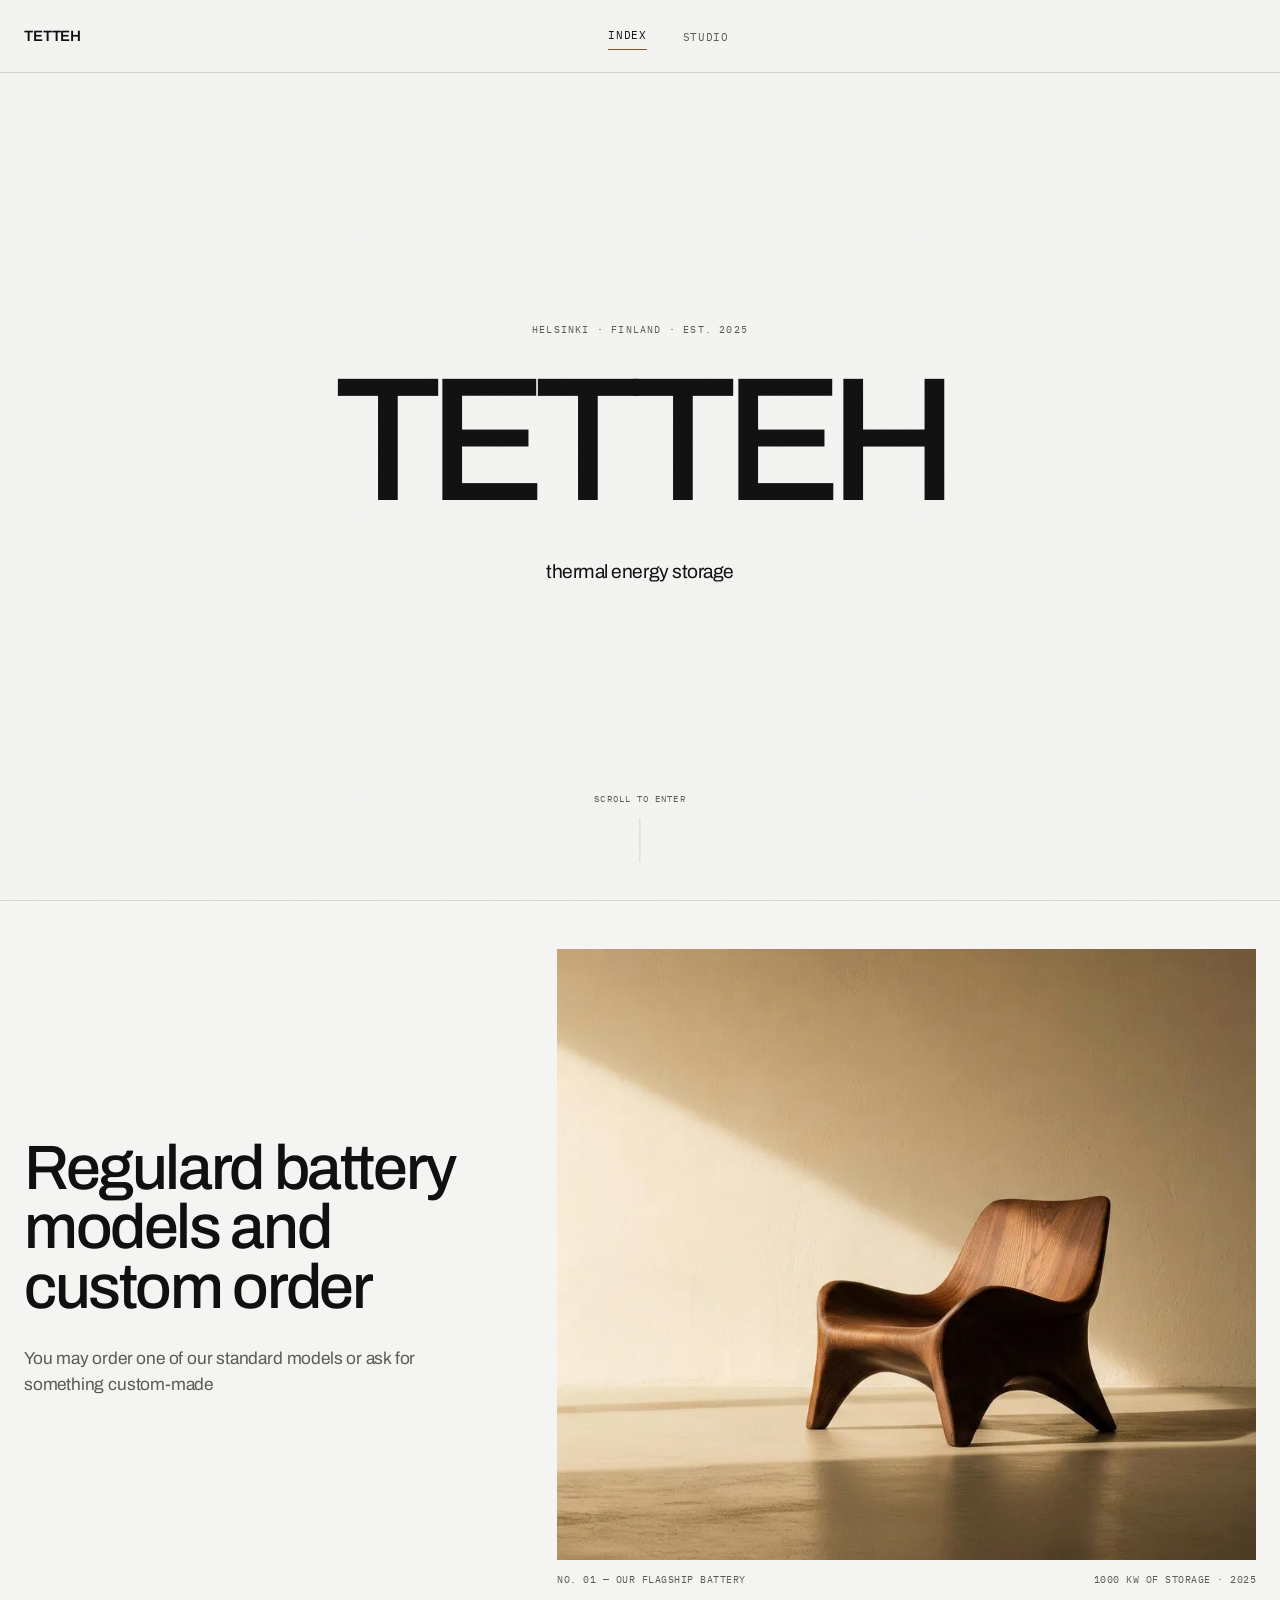
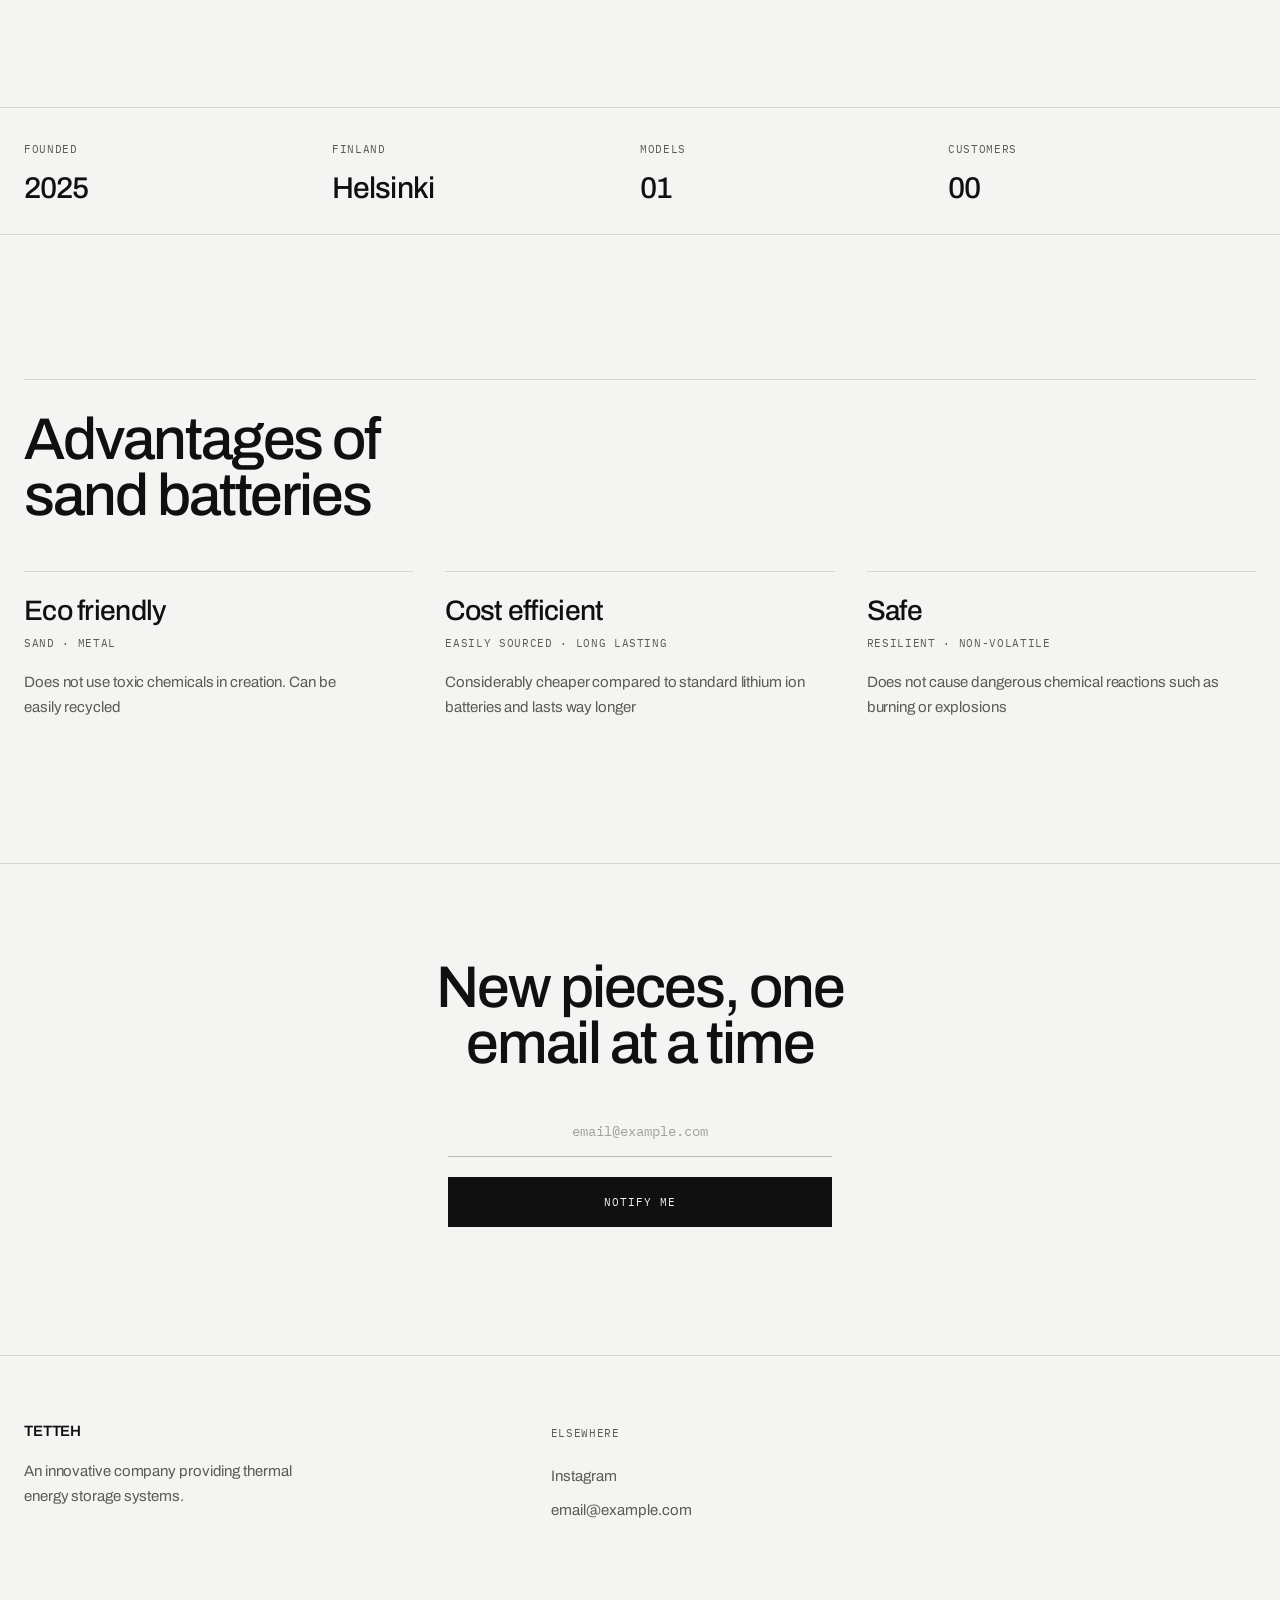
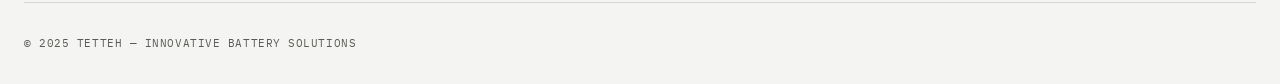
<file: index.html>
<!DOCTYPE html>
<html lang="en">
  <head>
    <meta charset="utf-8">
    <meta name="viewport" content="width=device-width, initial-scale=1">
    <title>
      TETTEH — thermal batteris
    </title>
    <meta name="description" content="A small catalogue of seating, tables and storage. Solid oak, ash and walnut, hand-built to order in Småland, Sweden.">
    <meta name="author" content="TETTEH">
    <meta name="theme-color" content="#f4f4f2">
    <link rel="canonical" href="https://atelier-ko-topaz.vercel.app/">
    <link rel="icon" type="image/svg+xml" href="./favicon.svg">
    <link rel="preload" href="./_astro/archivo-latin-wght-normal.E0tuGl4L.woff2" as="font" type="font/woff2" crossorigin>
    <meta property="og:title" content="TETTEH — Thermal energy storage">
    <meta property="og:description" content="A small catalogue of seating, tables and storage. Solid oak, ash and walnut, hand-built to order in Småland, Sweden.">
    <meta property="og:site_name" content="TETTEH">
    <meta property="og:type" content="website">
    <meta property="og:url" content="https://atelier-ko-topaz.vercel.app/">
    <meta property="og:image" content="https://atelier-ko-topaz.vercel.app/og-image.png">
    <meta property="og:image:width" content="1200">
    <meta property="og:image:height" content="630">
    <meta property="og:image:alt" content="TETTEH — thermal energy storage">
    <meta name="twitter:card" content="summary_large_image">
    <meta name="twitter:title" content="TETTEH — Furniture, made by hand">
    <meta name="twitter:description" content="A small catalogue of seating, tables and storage. Solid oak, ash and walnut, hand-built to order in Småland, Sweden.">
    <meta name="twitter:image" content="https://atelier-ko-topaz.vercel.app/og-image.png">
    <meta name="twitter:image:alt" content="TETTEH — hand-carved furniture from the northern woods">
    <script>
      // Opt in to scroll motion before first paint, so revealed elements are
      // never briefly visible. Without this flag every [data-reveal] target
      // renders in its final state.
      if (
        window.matchMedia("(prefers-reduced-motion: reduce)").matches === false &&
        "IntersectionObserver" in window
      ) {
        document.documentElement.dataset.motion = "on";
      }
    </script>
    <script>
      (() => {
        const storageKey = "atelier-ko-cart";
      
        function readCart() {
          try {
            return JSON.parse(window.localStorage.getItem(storageKey) || "[]");
          } catch {
            return [];
          }
        }
      
        function writeCart(items) {
          window.localStorage.setItem(storageKey, JSON.stringify(items));
          document.dispatchEvent(new CustomEvent("atelier-cart-change", { detail: items }));
        }
      
        function count(items = readCart()) {
          return items.reduce((total, item) => total + Number(item.quantity || 0), 0);
        }
      
        function updateBadges() {
          const total = count();
          document.querySelectorAll("[data-cart-count]").forEach((node) => {
            node.textContent = String(total).padStart(2, "0");
          });
          document.querySelectorAll("[data-cart-label]").forEach((node) => {
            node.setAttribute("aria-label", `Cart, ${total} ${total === 1 ? "item" : "items"}`);
          });
        }
      
        window.AtelierCart = {
          read: readCart,
          write: writeCart,
          count,
          add(slug, quantity = 1) {
            const items = readCart();
            const existing = items.find((item) => item.slug === slug);
            if (existing) {
              existing.quantity += quantity;
              writeCart(items);
              return;
            }
            writeCart([...items, { slug, quantity }]);
          },
          remove(slug) {
            writeCart(readCart().filter((item) => item.slug !== slug));
          },
          setQuantity(slug, quantity) {
            if (quantity <= 0) {
              this.remove(slug);
              return;
            }
            writeCart(readCart().map((item) => (item.slug === slug ? { ...item, quantity } : item)));
          },
          updateBadges,
        };
      
        if (document.readyState === "loading") {
          document.addEventListener("DOMContentLoaded", updateBadges);
        } else {
          updateBadges();
        }
        window.addEventListener("storage", updateBadges);
        document.addEventListener("atelier-cart-change", updateBadges);
      })();
    </script>
    <link rel="stylesheet" href="./_astro/BaseLayout.DGcUG68y.css">
    <link rel="stylesheet" href="./intro.css">
    <script src="./intro.js" defer>
    </script>
    <style>
      .product-card-meta[data-astro-cid-4fhpls6h]{border-top:1px solid var(--line);transition:border-top-color .4s var(--ease-out-quart)}.product-card[data-astro-cid-4fhpls6h]:hover .product-card-meta[data-astro-cid-4fhpls6h],.product-card[data-astro-cid-4fhpls6h]:focus-visible .product-card-meta[data-astro-cid-4fhpls6h]{border-top-color:var(--accent)}
    </style>
  </head>
  <body>
    <a href="#main-content" class="btn btn-primary sr-only focus:not-sr-only focus:fixed focus:left-4 focus:top-4 focus:z-[100]">
      Skip to content
    </a>
    <header class="site-header sticky top-0 z-50" data-astro-cid-fzpbxy5g>
      <nav class="shell flex h-[4.5rem] items-center justify-between gap-6" aria-label="Main" data-astro-cid-fzpbxy5g>
        <a href="./index.html" class="-m-2 p-2 text-[0.9375rem] font-semibold uppercase tracking-[-0.01em] transition-colors hover:text-accent" aria-label="TETTEH, home" data-astro-cid-fzpbxy5g>
          TETTEH
        </a>
        <ul class="hidden items-center gap-9 md:flex" data-astro-cid-fzpbxy5g>
          <li data-astro-cid-fzpbxy5g>
            <a href="./index.html" class="nav-link link-mono is-current" aria-current="page" data-astro-cid-fzpbxy5g>
              Index
            </a>
          </li>
          <!-- <li data-astro-cid-fzpbxy5g>
            <a href="./catalog/index.html" class="nav-link link-mono" data-astro-cid-fzpbxy5g>
              Catalogue
            </a>
          </li> -->
          <li data-astro-cid-fzpbxy5g>
            <a href="./about/index.html" class="nav-link link-mono" data-astro-cid-fzpbxy5g>
              Studio
            </a>
          </li>
        </ul>
        <div class="flex items-center gap-1" data-astro-cid-fzpbxy5g>
          <!-- <a href="./cart/index.html" data-cart-toggle data-cart-label aria-label="Cart, 0 items" aria-expanded="false" aria-controls="cart-drawer-panel" class="link-mono -m-2 inline-flex items-center gap-2 p-2 transition-colors hover:text-accent" data-astro-cid-fzpbxy5g>
            <span class="hidden sm:inline" data-astro-cid-fzpbxy5g>
              Cart
            </span>
            <span class="mono text-[0.6875rem]" data-cart-count data-astro-cid-fzpbxy5g>
              00
            </span>
          </a>
          <button type="button" class="-mr-2 inline-flex size-10 items-center justify-center transition-colors hover:text-accent md:hidden" aria-controls="mobile-menu" aria-expanded="false" data-mobile-menu-open data-astro-cid-fzpbxy5g>
            <span class="sr-only" data-astro-cid-fzpbxy5g>
              Open menu
            </span>
            <span class="flex w-[1.125rem] flex-col gap-[5px]" aria-hidden="true" data-astro-cid-fzpbxy5g>
              <span class="h-px w-full bg-current" data-astro-cid-fzpbxy5g>
              </span>
              <span class="h-px w-full bg-current" data-astro-cid-fzpbxy5g>
              </span>
            </span>
          </button> -->
        </div>
      </nav>
    </header>
    <div id="mobile-menu" class="fixed inset-0 z-[60] h-dvh bg-canvas md:hidden" role="dialog" aria-modal="true" aria-label="Site menu" data-mobile-menu hidden data-astro-cid-fzpbxy5g>
      <div class="flex h-full flex-col px-[var(--gutter)] pb-8 pt-0" data-astro-cid-fzpbxy5g>
        <div class="flex h-[4.5rem] shrink-0 items-center justify-between" data-astro-cid-fzpbxy5g>
          <span class="text-[0.9375rem] font-semibold uppercase tracking-[-0.01em]" data-astro-cid-fzpbxy5g>
            Menu
          </span>
          <button type="button" class="-mr-2 inline-flex size-10 items-center justify-center transition-colors hover:text-accent" data-mobile-menu-close data-astro-cid-fzpbxy5g>
            <span class="sr-only" data-astro-cid-fzpbxy5g>
              Close menu
            </span>
            <svg width="18" height="18" viewBox="0 0 24 24" fill="none" stroke="currentColor" stroke-width="1.25" aria-hidden="true" data-astro-cid-fzpbxy5g>
              <path d="M5 5l14 14" data-astro-cid-fzpbxy5g>
              </path>
              <path d="M19 5L5 19" data-astro-cid-fzpbxy5g>
              </path>
            </svg>
          </button>
        </div>
        <ul class="mt-6 border-t border-line" data-astro-cid-fzpbxy5g>
          <li class="menu-item border-b border-line" style="--i:0" data-astro-cid-fzpbxy5g>
            <a href="./index.html" class="flex items-baseline gap-4 py-5 transition-colors hover:text-accent" aria-current="page" data-mobile-menu-link data-astro-cid-fzpbxy5g>
              <span class="mono text-[0.6875rem] text-accent" data-astro-cid-fzpbxy5g>
                01
              </span>
              <span class="type-h3" data-astro-cid-fzpbxy5g>
                Index
              </span>
            </a>
          </li>
          <li class="menu-item border-b border-line" style="--i:1" data-astro-cid-fzpbxy5g>
            <a href="./catalog/index.html" class="flex items-baseline gap-4 py-5 transition-colors hover:text-accent text-muted" data-mobile-menu-link data-astro-cid-fzpbxy5g>
              <span class="mono text-[0.6875rem] text-accent" data-astro-cid-fzpbxy5g>
                02
              </span>
              <span class="type-h3" data-astro-cid-fzpbxy5g>
                Catalogue
              </span>
            </a>
          </li>
          <li class="menu-item border-b border-line" style="--i:2" data-astro-cid-fzpbxy5g>
            <a href="./about/index.html" class="flex items-baseline gap-4 py-5 transition-colors hover:text-accent text-muted" data-mobile-menu-link data-astro-cid-fzpbxy5g>
              <span class="mono text-[0.6875rem] text-accent" data-astro-cid-fzpbxy5g>
                03
              </span>
              <span class="type-h3" data-astro-cid-fzpbxy5g>
                Studio
              </span>
            </a>
          </li>
          <li class="menu-item border-b border-line" style="--i:3" data-astro-cid-fzpbxy5g>
            <a href="./cart/index.html" data-cart-label aria-label="Cart, 0 items" class="flex items-baseline gap-4 py-5 text-muted transition-colors hover:text-accent" data-mobile-menu-link data-astro-cid-fzpbxy5g>
              <span class="mono text-[0.6875rem] text-accent" data-astro-cid-fzpbxy5g>
                04
              </span>
              <span class="type-h3" data-astro-cid-fzpbxy5g>
                Cart
              </span>
              <span class="mono ml-auto self-center text-[0.6875rem]" data-cart-count data-astro-cid-fzpbxy5g>
                00
              </span>
            </a>
          </li>
        </ul>
        <a href="./products/oken-stool/index.html" class="menu-item group mt-auto block pt-8" style="--i:4" data-mobile-menu-link data-astro-cid-fzpbxy5g>
          <div class="overflow-hidden bg-surface" data-astro-cid-fzpbxy5g>
            <img src="./_astro/p-oken-1.B6o-BlcA_Z7g310.webp" alt="Oken Stool — Solid White Oak" loading="lazy" data-astro-cid-fzpbxy5g="true" decoding="async" width="900" height="560" class="aspect-[16/10] max-h-[28dvh] w-full object-cover transition-transform duration-[900ms] ease-out group-hover:scale-[1.04]">
          </div>
          <div class="mt-3 flex items-baseline justify-between gap-4" data-astro-cid-fzpbxy5g>
            <p class="label" data-astro-cid-fzpbxy5g>
              In the workshop — Oken Stool
            </p>
            <p class="mono text-[0.6875rem]" data-astro-cid-fzpbxy5g>
              $320
            </p>
          </div>
        </a>
      </div>
    </div>
    <div class="cart-drawer" data-cart-drawer hidden>
      <div class="cart-backdrop" data-cart-backdrop>
      </div>
      <!-- A plain div, not <aside>: role="dialog" is not permitted on an element
       whose implicit role is already complementary. -->
      <div id="cart-drawer-panel" class="cart-panel" role="dialog" aria-modal="true" aria-labelledby="cart-drawer-heading" data-cart-panel>
        <div class="cart-panel-head">
          <h2 id="cart-drawer-heading" class="text-[0.9375rem] font-semibold uppercase tracking-[-0.01em]">
            Cart
            <span class="mono text-[0.6875rem] font-normal text-muted" data-cart-count>
              00
            </span>
          </h2>
          <button type="button" class="-mr-2 inline-flex size-10 items-center justify-center transition-colors hover:text-accent" data-cart-close>
            <span class="sr-only">
              Close cart
            </span>
            <svg width="18" height="18" viewBox="0 0 24 24" fill="none" stroke="currentColor" stroke-width="1.25" aria-hidden="true">
              <path d="M5 5l14 14">
              </path>
              <path d="M19 5L5 19">
              </path>
            </svg>
          </button>
        </div>
        <div class="cart-panel-body">
          <ul data-cart-lines>
          </ul>
          <div class="py-14 text-center" data-cart-drawer-empty>
            <p class="type-body text-[0.9375rem]">
              Nothing selected yet.
            </p>
            <a href="./catalog/index.html" class="btn btn-outline mt-6 w-full" data-cart-close>
              Browse the catalogue
            </a>
          </div>
        </div>
        <div class="cart-panel-foot" data-cart-drawer-foot hidden>
          <div class="flex items-baseline justify-between gap-4">
            <span class="label">
              Subtotal
            </span>
            <span class="mono text-lg" data-cart-drawer-subtotal>
              $0
            </span>
          </div>
          <p class="mono mt-2 text-[0.625rem] uppercase tracking-[0.05em] text-muted">
            Delivery calculated at checkout
          </p>
          <a href="./cart/index.html" class="btn btn-primary mt-5 w-full">
            Checkout
          </a>
          <button type="button" class="link link-mono mx-auto mt-4 block text-muted" data-cart-close>
            Continue browsing
          </button>
        </div>
      </div>
    </div>
    <script type="application/json" id="cart-drawer-data">
      {"locale":"en-US","currency":"USD","shippingFlatRate":120,"products":[{"slug":"oken-stool","name":"Oken Stool","price":320,"meta":"Oak · Matte Hard-Wax Oil","href":"./products/oken-stool/index.html","image":"./_astro/p-oken-1.B6o-BlcA_Z2vvedI.webp"},{"slug":"arvid-chair","name":"Arvid Chair","price":840,"meta":"Ash · Soap-Treated","href":"./products/arvid-chair/index.html","image":"./_astro/p-arvid-3.BmDp2nLv_ZiQbKr.webp"},{"slug":"low-plinth-table","name":"Low Plinth Table","price":1200,"meta":"Walnut · Natural Oil","href":"./products/low-plinth-table/index.html","image":"./_astro/p-plinth-1.n3qgCCmL_7YBnu.webp"},{"slug":"monolith-bench","name":"Monolith Bench","price":1480,"meta":"Oak · Raw / Unfinished","href":"./products/monolith-bench/index.html","image":"./_astro/p-monolith-1.DKv_fRzK_Z18gs7n.webp"},{"slug":"halla-shelf","name":"Halla Shelf","price":460,"meta":"Oak · Matte Hard-Wax Oil","href":"./products/halla-shelf/index.html","image":"./_astro/p-halla-1.jzRdYSz3_Z1UALip.webp"},{"slug":"tora-desk","name":"Tora Desk","price":1980,"meta":"Walnut · Natural Oil","href":"./products/tora-desk/index.html","image":"./_astro/p-tora-1.BtjGgI1X_ZclW1w.webp"}]}
    </script>
    <script>
      (() => {
        const drawer = document.querySelector("[data-cart-drawer]");
        if (!drawer) return;
      
        const data = JSON.parse(document.getElementById("cart-drawer-data").textContent);
        const bySlug = new Map(data.products.map((product) => [product.slug, product]));
        const money = (value) =>
          new Intl.NumberFormat(data.locale, {
            style: "currency",
            currency: data.currency,
            maximumFractionDigits: 0,
          }).format(value);
      
        const list = drawer.querySelector("[data-cart-lines]");
        const empty = drawer.querySelector("[data-cart-drawer-empty]");
        const foot = drawer.querySelector("[data-cart-drawer-foot]");
        const subtotal = drawer.querySelector("[data-cart-drawer-subtotal]");
      
        function render() {
          const rows = window.AtelierCart.read()
            .map((item) => ({ item, product: bySlug.get(item.slug) }))
            .filter((row) => row.product);
      
          empty.hidden = rows.length > 0;
          foot.hidden = rows.length === 0;
          subtotal.textContent = money(
            rows.reduce((total, row) => total + row.product.price * row.item.quantity, 0),
          );
      
          list.replaceChildren();
      
          for (const { item, product } of rows) {
            const line = document.createElement("li");
            line.className = "cart-line";
            line.innerHTML = `
              <a class="block" tabindex="-1" aria-hidden="true"><img alt="" width="72" height="72" loading="lazy" /></a>
              <div class="flex min-w-0 flex-col gap-3">
                <div class="flex justify-between gap-3">
                  <div class="min-w-0">
                    <a class="link block truncate text-[0.9375rem] font-medium" data-line-name></a>
                    <p class="mono mt-1 truncate text-[0.625rem] uppercase tracking-[0.05em] text-muted" data-line-meta></p>
                  </div>
                  <span class="mono shrink-0 text-[0.8125rem]" data-line-price></span>
                </div>
                <div class="flex items-center justify-between gap-3">
                  <div class="qty qty-sm">
                    <button type="button" data-line-decrease>&minus;</button>
                    <output data-line-quantity></output>
                    <button type="button" data-line-increase>+</button>
                  </div>
                  <button type="button" class="link link-mono text-muted" data-line-remove>Remove</button>
                </div>
              </div>`;
      
            const image = line.querySelector("img");
            image.src = product.image;
            line.querySelector("a").href = product.href;
      
            const name = line.querySelector("[data-line-name]");
            name.textContent = product.name;
            name.href = product.href;
      
            line.querySelector("[data-line-meta]").textContent = product.meta;
            line.querySelector("[data-line-price]").textContent = money(product.price * item.quantity);
            line.querySelector("[data-line-quantity]").textContent = String(item.quantity);
      
            const decrease = line.querySelector("[data-line-decrease]");
            decrease.setAttribute("aria-label", `Decrease ${product.name} quantity`);
            decrease.addEventListener("click", () =>
              window.AtelierCart.setQuantity(item.slug, item.quantity - 1),
            );
      
            const increase = line.querySelector("[data-line-increase]");
            increase.setAttribute("aria-label", `Increase ${product.name} quantity`);
            increase.addEventListener("click", () =>
              window.AtelierCart.setQuantity(item.slug, item.quantity + 1),
            );
      
            const remove = line.querySelector("[data-line-remove]");
            remove.setAttribute("aria-label", `Remove ${product.name} from cart`);
            remove.addEventListener("click", () => window.AtelierCart.remove(item.slug));
      
            list.appendChild(line);
          }
        }
      
        document.addEventListener("atelier-cart-change", render);
        render();
      })();
    </script>
    <script>
      (() => {
        const menu = document.querySelector("[data-mobile-menu]");
        const openButton = document.querySelector("[data-mobile-menu-open]");
        const closeButton = document.querySelector("[data-mobile-menu-close]");
      
        if (!menu || !openButton || !closeButton) return;
      
        const focusableSelector = "a[href],button:not([disabled]),input:not([disabled]),[tabindex]:not([tabindex='-1'])";
        let lastFocused = null;
      
        function getFocusable() {
          return Array.from(menu.querySelectorAll(focusableSelector)).filter((node) => node.offsetParent !== null);
        }
      
        function openMenu() {
          lastFocused = document.activeElement;
          menu.hidden = false;
          openButton.setAttribute("aria-expanded", "true");
          document.documentElement.style.overflow = "hidden";
          closeButton.focus({ preventScroll: true });
        }
      
        function closeMenu({ restoreFocus = true } = {}) {
          menu.hidden = true;
          openButton.setAttribute("aria-expanded", "false");
          document.documentElement.style.overflow = "";
          if (restoreFocus && lastFocused) lastFocused.focus({ preventScroll: true });
        }
      
        openButton.addEventListener("click", openMenu);
        closeButton.addEventListener("click", () => closeMenu());
      
        menu.querySelectorAll("[data-mobile-menu-link]").forEach((link) => {
          link.addEventListener("click", () => closeMenu({ restoreFocus: false }));
        });
      
        document.addEventListener("keydown", (event) => {
          if (menu.hidden) return;
      
          if (event.key === "Escape") {
            event.preventDefault();
            closeMenu();
            return;
          }
      
          if (event.key !== "Tab") return;
      
          const focusable = getFocusable();
          const first = focusable[0];
          const last = focusable[focusable.length - 1];
          if (!first || !last) return;
      
          if (event.shiftKey && document.activeElement === first) {
            event.preventDefault();
            last.focus();
          } else if (!event.shiftKey && document.activeElement === last) {
            event.preventDefault();
            first.focus();
          }
        });
      
        window.addEventListener("resize", () => {
          if (!menu.hidden && window.matchMedia("(min-width: 768px)").matches) {
            closeMenu({ restoreFocus: false });
          }
        });
      })();
    </script>
    <main id="main-content">
      <section class="intro-landing" data-intro aria-labelledby="intro-title">
        <div class="intro-lockup">
          <p class="intro-kicker">
            Helsinki · Finland · Est. 2025
          </p>
          <h1 class="intro-title" id="intro-title">
            TETTEH
          </h1>
          <p class="intro-slogan">
            thermal energy storage
          </p>
        </div>
        <a class="intro-scroll" href="#collection-intro" aria-label="Scroll to the collection">
          <span class="intro-scroll-label">
            Scroll to enter
          </span>
          <span class="intro-scroll-track" aria-hidden="true">
          </span>
        </a>
      </section>
      <section id="collection-intro" class="shell grid items-center gap-x-12 gap-y-10 pb-4 pt-8 md:grid-cols-12 md:pb-10 md:pt-12">
        <div class="hero-in md:col-span-5">
          <h2 class="type-hero">
            Regulard battery models and custom order
          </h2>
          <p class="type-lead mt-7 max-w-[42ch]">
            You may order one of our standard models or ask for something custom-made
          </p>
          <!-- <div class="mt-9 flex flex-wrap gap-3">
            <a href="./catalog/index.html" class="btn btn-primary">
              Browse the catalogue
            </a>
            <a href="./about/index.html" class="btn btn-outline">
              The workshop
            </a>
          </div> -->
        </div>
        <figure class="hero-in md:col-span-7" style="--reveal-delay:120ms">
          <div class="overflow-hidden bg-surface">
            <img src="./_astro/atelier-hero.CnfV2bAf_Z18uy5.webp" alt="Hand-carved sculptural walnut lounge chair in a sunlit atelier" loading="eager" decoding="sync" width="1600" height="1400" class="parallax aspect-[4/3] w-full object-cover object-right md:aspect-[8/7]">
          </div>
          <figcaption class="mono mt-3 flex justify-between gap-4 text-[0.625rem] uppercase tracking-[0.05em] text-muted">
            <span>
              No. 01 — Our flagship battery
            </span>
            <span>
              1000 KW of storage · 2025
            </span>
          </figcaption>
        </figure>
      </section>
      <div class="mt-14 border-y border-line md:mt-20">
        <dl class="shell grid grid-cols-2 md:grid-cols-4">
          <div class="fact" data-reveal style="--reveal-delay:0ms">
            <dt class="label">
              Founded
            </dt>
            <dd class="mt-2.5 text-2xl font-medium tracking-[-0.03em] md:text-3xl">
              2025
            </dd>
          </div>
          <div class="fact" data-reveal style="--reveal-delay:70ms">
            <dt class="label">
              Finland
            </dt>
            <dd class="mt-2.5 text-2xl font-medium tracking-[-0.03em] md:text-3xl">
              Helsinki
            </dd>
          </div>
          <div class="fact" data-reveal style="--reveal-delay:140ms">
            <dt class="label">
              Models
            </dt>
            <dd class="mt-2.5 text-2xl font-medium tracking-[-0.03em] md:text-3xl">
              01
            </dd>
          </div>
          <div class="fact" data-reveal style="--reveal-delay:210ms">
            <dt class="label">
              Customers
            </dt>
            <dd class="mt-2.5 text-2xl font-medium tracking-[-0.03em] md:text-3xl">
              00
            </dd>
          </div>
        </dl>
      </div>
      <!-- <section class="shell mt-24 md:mt-36">
        <div class="rule" data-reveal="line">
        </div>
        <div class="mt-8 flex flex-wrap items-end justify-between gap-x-8 gap-y-4" data-reveal>
          <h2 class="type-h2 max-w-[14ch]">
            A few pieces, close to ready
          </h2>
          <a href="./catalog/index.html" class="link link-mono pb-1.5 text-muted">
            All six pieces
          </a>
        </div>
        <div class="mt-12 grid gap-x-8 gap-y-14 md:mt-14 md:grid-cols-3">
          <a href="./products/arvid-chair/index.html" class="product-card group block" data-product-card data-reveal data-astro-cid-4fhpls6h>
            <div class="overflow-hidden bg-surface" data-astro-cid-4fhpls6h>
              <img src="./_astro/p-arvid-3.BmDp2nLv_Z16aklk.webp" alt="Arvid Chair — Curved Ash" loading="lazy" decoding="async" data-astro-cid-4fhpls6h="true" width="1024" height="1280" class="aspect-[4/5] w-full object-cover transition-transform duration-[1100ms] ease-out group-hover:scale-[1.04]">
            </div>
            <div class="product-card-meta mt-4 flex items-baseline justify-between gap-4 pt-3" data-astro-cid-4fhpls6h>
              <div class="flex min-w-0 items-baseline gap-3" data-astro-cid-4fhpls6h>
                <span class="mono shrink-0 text-[0.6875rem] text-muted" data-astro-cid-4fhpls6h>
                  01
                </span>
                <div class="min-w-0" data-astro-cid-4fhpls6h>
                  <h2 class="truncate text-[0.9375rem] font-medium tracking-[-0.015em]" data-astro-cid-4fhpls6h="true">
                    Arvid Chair
                  </h2>
                  <p class="mt-1 truncate text-[0.8125rem] text-muted" data-astro-cid-4fhpls6h>
                    Curved Ash
                  </p>
                </div>
              </div>
              <span class="mono shrink-0 text-[0.8125rem]" data-astro-cid-4fhpls6h>
                $840
              </span>
            </div>
          </a>
          <a href="./products/low-plinth-table/index.html" class="product-card group block" data-product-card data-reveal style="--reveal-delay:110ms" data-astro-cid-4fhpls6h>
            <div class="overflow-hidden bg-surface" data-astro-cid-4fhpls6h>
              <img src="./_astro/p-plinth-1.n3qgCCmL_Z1TjVkr.webp" alt="Low Plinth Table — American Walnut" loading="lazy" decoding="async" data-astro-cid-4fhpls6h="true" width="1024" height="1280" class="aspect-[4/5] w-full object-cover transition-transform duration-[1100ms] ease-out group-hover:scale-[1.04]">
            </div>
            <div class="product-card-meta mt-4 flex items-baseline justify-between gap-4 pt-3" data-astro-cid-4fhpls6h>
              <div class="flex min-w-0 items-baseline gap-3" data-astro-cid-4fhpls6h>
                <span class="mono shrink-0 text-[0.6875rem] text-muted" data-astro-cid-4fhpls6h>
                  02
                </span>
                <div class="min-w-0" data-astro-cid-4fhpls6h>
                  <h2 class="truncate text-[0.9375rem] font-medium tracking-[-0.015em]" data-astro-cid-4fhpls6h="true">
                    Low Plinth Table
                  </h2>
                  <p class="mt-1 truncate text-[0.8125rem] text-muted" data-astro-cid-4fhpls6h>
                    American Walnut
                  </p>
                </div>
              </div>
              <span class="mono shrink-0 text-[0.8125rem]" data-astro-cid-4fhpls6h>
                $1,200
              </span>
            </div>
          </a>
          <a href="./products/tora-desk/index.html" class="product-card group block" data-product-card data-reveal style="--reveal-delay:220ms" data-astro-cid-4fhpls6h>
            <div class="overflow-hidden bg-surface" data-astro-cid-4fhpls6h>
              <img src="./_astro/p-tora-1.BtjGgI1X_Z25xETT.webp" alt="Tora Desk — Architectural Walnut Desk" loading="lazy" decoding="async" data-astro-cid-4fhpls6h="true" width="1024" height="1280" class="aspect-[4/5] w-full object-cover transition-transform duration-[1100ms] ease-out group-hover:scale-[1.04]">
            </div>
            <div class="product-card-meta mt-4 flex items-baseline justify-between gap-4 pt-3" data-astro-cid-4fhpls6h>
              <div class="flex min-w-0 items-baseline gap-3" data-astro-cid-4fhpls6h>
                <span class="mono shrink-0 text-[0.6875rem] text-muted" data-astro-cid-4fhpls6h>
                  03
                </span>
                <div class="min-w-0" data-astro-cid-4fhpls6h>
                  <h2 class="truncate text-[0.9375rem] font-medium tracking-[-0.015em]" data-astro-cid-4fhpls6h="true">
                    Tora Desk
                  </h2>
                  <p class="mt-1 truncate text-[0.8125rem] text-muted" data-astro-cid-4fhpls6h>
                    Architectural Walnut Desk
                  </p>
                </div>
              </div>
              <span class="mono shrink-0 text-[0.8125rem]" data-astro-cid-4fhpls6h>
                $1,980
              </span>
            </div>
          </a>
        </div>
      </section> -->
      <!-- <section class="mt-24 md:mt-36">
        <div class="shell grid items-center gap-10 md:grid-cols-12 md:gap-12">
          <div class="md:col-span-7 lg:col-span-8">
            <a href="./products/monolith-bench/index.html" class="group block overflow-hidden bg-surface" data-reveal="mask" aria-label="Monolith Bench — Quarter-sawn Oak">
              <div>
                <img src="./_astro/p-monolith-1.DKv_fRzK_Z1vitxO.webp" alt loading="lazy" decoding="async" width="1600" height="1100" class="aspect-[5/4] w-full object-cover transition-transform duration-[1100ms] ease-out group-hover:scale-[1.04] md:aspect-[16/11]">
              </div>
            </a>
          </div>
          <div class="md:col-span-5 lg:col-span-4" data-reveal style="--reveal-delay:140ms">
            <h2 class="type-h2">
              One plank, no hardware
            </h2>
            <p class="type-body mt-6 max-w-[44ch]">
              A single quarter-sawn oak plank, tapered legs, no hardware. The Monolith Bench is an exercise in restraint — every line earned, every joint hand-cut.
            </p>
            <dl class="mono mt-9 border-t border-line text-[0.8125rem]">
              <div class="flex justify-between gap-6 border-b border-line py-3">
                <dt class="text-muted">
                  Dimensions
                </dt>
                <dd class="text-right">
                  L 180 × W 36 × H 44 cm
                </dd>
              </div>
              <div class="flex justify-between gap-6 border-b border-line py-3">
                <dt class="text-muted">
                  Finish
                </dt>
                <dd class="text-right">
                  Raw / Unfinished
                </dd>
              </div>
              <div class="flex justify-between gap-6 border-b border-line py-3">
                <dt class="text-muted">
                  Lead time
                </dt>
                <dd class="text-right">
                  8 Weeks
                </dd>
              </div>
              <div class="flex justify-between gap-6 border-b border-line py-3">
                <dt class="text-muted">
                  From
                </dt>
                <dd class="text-right">
                  $1,480
                </dd>
              </div>
            </dl>
            <a href="./products/monolith-bench/index.html" class="btn btn-primary mt-9">
              See the piece
            </a>
          </div>
        </div>
      </section> -->
      <section class="shell mt-24 md:mt-36">
        <div class="rule" data-reveal="line">
        </div>
        <h2 class="type-h2 mt-8 max-w-[18ch]" data-reveal>
          Advantages of sand batteries
        </h2>
        <div class="mt-12 grid gap-x-8 gap-y-12 md:grid-cols-3">
          <div class="border-t border-line pt-6" data-reveal style="--reveal-delay:0ms">
            <h3 class="type-h3">
              Eco friendly
            </h3>
            <p class="label mt-3">
              sand · metal
            </p>
            <p class="type-body mt-4 text-[0.9375rem]">
              Does not use toxic chemicals in creation. Can be easily recycled
            </p>
          </div>
          <div class="border-t border-line pt-6" data-reveal style="--reveal-delay:110ms">
            <h3 class="type-h3">
              Cost efficient
            </h3>
            <p class="label mt-3">
              Easily sourced · Long lasting
            </p>
            <p class="type-body mt-4 text-[0.9375rem]">
              Considerably cheaper compared to standard lithium ion batteries and lasts way longer
            </p>
          </div>
          <div class="border-t border-line pt-6" data-reveal style="--reveal-delay:220ms">
            <h3 class="type-h3">
              Safe
            </h3>
            <p class="label mt-3">
              Resilient · non-volatile
            </p>
            <p class="type-body mt-4 text-[0.9375rem]">
              Does not cause dangerous chemical reactions such as burning or explosions
            </p>
          </div>
        </div>
      </section>
    </main>
    <script type="application/ld+json">
      {"@context":"https://schema.org","@type":"Organization","name":"TETTEH","url":"https://atelier-ko-topaz.vercel.app/","slogan":"Furniture, made by hand","email":"email@example.com","address":{"@type":"PostalAddress","addressRegion":"Småland","addressCountry":"SE"}}
    </script>
    <footer id="studio" class="mt-24 border-t border-line md:mt-36">
      <section class="shell border-b border-line py-16 md:py-24" aria-labelledby="newsletter-heading">
        <div class="mx-auto max-w-[34rem] text-center" data-reveal>
          <h2 id="newsletter-heading" class="type-h2">
            New pieces, one email at a time
          </h2>
          <form class="mx-auto mt-9 max-w-[24rem]" data-newsletter-form novalidate>
            <label class="sr-only" for="newsletter-email">
              Email address
            </label>
            <div class="newsletter-field">
              <input id="newsletter-email" name="email" type="email" required autocomplete="email" placeholder="email@example.com">
            </div>
            <button type="submit" class="btn btn-primary mt-5 w-full" data-newsletter-button>
              Notify me
            </button>
            <p class="mono mt-4 min-h-[1rem] text-[0.6875rem] text-accent" data-newsletter-status role="status">
            </p>
          </form>
        </div>
      </section>
      <div class="shell pt-16">
        <div class="grid gap-12 md:grid-cols-12 md:gap-8">
          <div class="md:col-span-5">
            <p class="text-[0.9375rem] font-semibold uppercase tracking-[-0.01em]">
              TETTEH
            </p>
            <p class="type-body mt-4 max-w-[34ch] text-[0.9375rem]">
              An innovative company providing thermal energy storage systems.
            </p>
          </div>
          <!-- <nav class="md:col-span-2 md:last:col-span-3" aria-label="Catalogue">
            <h2 class="label">
              Catalogue
            </h2>
            <ul class="mt-5 space-y-2.5">
              <li>
                <a href="./catalog/index.html" class="link text-[0.9375rem] text-muted">
                  All pieces
                </a>
              </li>
              <li>
                <a href="./about/index.html" class="link text-[0.9375rem] text-muted">
                  The studio
                </a>
              </li>
              <li>
                <a href="./cart/index.html" class="link text-[0.9375rem] text-muted">
                  Your cart
                </a>
              </li>
            </ul>
          </nav> -->
          <!-- <nav class="md:col-span-2 md:last:col-span-3" aria-label="Enquiries">
            <h2 class="label">
              Enquiries
            </h2>
            <ul class="mt-5 space-y-2.5">
              <li>
                <a href="./about/index.html" class="link text-[0.9375rem] text-muted">
                  Custom orders
                </a>
              </li>
              <li>
                <a href="./about/index.html" class="link text-[0.9375rem] text-muted">
                  Trade portal
                </a>
              </li>
              <li>
                <a href="./about/index.html" class="link text-[0.9375rem] text-muted">
                  Studio visits
                </a>
              </li>
            </ul>
          </nav> -->
          <nav class="md:col-span-2 md:last:col-span-3" aria-label="Elsewhere">
            <h2 class="label">
              Elsewhere
            </h2>
            <ul class="mt-5 space-y-2.5">
              <li>
                <a href="https://www.instagram.com/" class="link text-[0.9375rem] text-muted">
                  Instagram
                </a>
              </li>
              <li>
                <a href="mailto:email@example.com" class="link text-[0.9375rem] text-muted">
                  email@example.com
                </a>
              </li>
            </ul>
          </nav>
        </div>
        <div class="mt-20 border-t border-line py-8">
          <p class="mono text-[0.6875rem] uppercase tracking-[0.05em] text-muted">
            © 2025 TETTEH — innovative battery solutions
          </p>
        </div>
      </div>
    </footer>
    <script>
      (() => {
        const form = document.querySelector("[data-newsletter-form]");
        if (!form) return;
      
        const button = form.querySelector("[data-newsletter-button]");
        const status = form.querySelector("[data-newsletter-status]");
      
        form.addEventListener("submit", (event) => {
          event.preventDefault();
      
          if (!form.checkValidity()) {
            status.textContent = "Please enter a valid email address.";
            form.reportValidity();
            return;
          }
      
          button.disabled = true;
          button.textContent = "Saving";
          window.setTimeout(() => {
            form.reset();
            button.disabled = false;
            button.textContent = "Notify me";
            status.textContent = "You're on the list. We'll be in touch.";
          }, 450);
        });
      })();
    </script>
    <script>
      // Cart drawer. The panel lives once in the header, so open/close is
      // delegated from the document. Any element with `data-cart-toggle` opens
      // it and any `data-cart-close` closes it, which means pages never wire up
      // their own handlers. Without JavaScript the header cart stays an
      // ordinary link to /cart and this never runs.
      (() => {
        const drawer = document.querySelector("[data-cart-drawer]");
        if (!drawer) return;
      
        const panel = drawer.querySelector("[data-cart-panel]");
        const focusableSelector =
          "a[href],button:not([disabled]),input:not([disabled]),[tabindex]:not([tabindex='-1'])";
        let lastFocused = null;
      
        function setOpen(open) {
          drawer.hidden = !open;
          document.documentElement.style.overflow = open ? "hidden" : "";
          document.querySelectorAll("[data-cart-toggle]").forEach((toggle) => {
            toggle.setAttribute("aria-expanded", String(open));
          });
      
          if (open) {
            lastFocused = document.activeElement;
            panel.querySelector("[data-cart-close]")?.focus({ preventScroll: true });
          } else if (lastFocused) {
            lastFocused.focus({ preventScroll: true });
          }
        }
      
        window.AtelierCart.openDrawer = () => setOpen(true);
      
        document.addEventListener("click", (event) => {
          const target = event.target instanceof Element ? event.target : null;
          if (!target) return;
      
          if (target.closest("[data-cart-toggle]")) {
            event.preventDefault();
            setOpen(drawer.hidden);
          } else if (target.closest("[data-cart-close]") || target.matches("[data-cart-backdrop]")) {
            setOpen(false);
          }
        });
      
        // Any control with `data-add-to-cart` adds its product and opens the
        // panel, so the drawer is the confirmation rather than a label swap.
        document.addEventListener("click", (event) => {
          const button = event.target instanceof Element && event.target.closest("[data-add-to-cart]");
          if (!button) return;
      
          const quantity = Number(button.dataset.addQuantity || 1);
          window.AtelierCart.add(button.dataset.addToCart, Math.max(1, quantity));
          setOpen(true);
        });
      
        document.addEventListener("keydown", (event) => {
          if (drawer.hidden) return;
      
          if (event.key === "Escape") {
            event.preventDefault();
            setOpen(false);
            return;
          }
      
          if (event.key !== "Tab") return;
      
          const focusable = Array.from(panel.querySelectorAll(focusableSelector)).filter(
            (node) => node.offsetParent !== null,
          );
          const first = focusable[0];
          const last = focusable[focusable.length - 1];
          if (!first || !last) return;
      
          if (event.shiftKey && document.activeElement === first) {
            event.preventDefault();
            last.focus();
          } else if (!event.shiftKey && document.activeElement === last) {
            event.preventDefault();
            first.focus();
          }
        });
      })();
    </script>
    <script>
      // Scroll reveals. Each target unobserves itself after firing once, so the
      // observer costs nothing after the first pass down the page.
      (() => {
        if (document.documentElement.dataset.motion !== "on") return;
      
        const observer = new IntersectionObserver(
          (entries) => {
            for (const entry of entries) {
              if (!entry.isIntersecting) continue;
              entry.target.classList.add("is-in");
              observer.unobserve(entry.target);
            }
          },
          { rootMargin: "0px 0px -8% 0px", threshold: 0 },
        );
      
        const observeAll = () => {
          document.querySelectorAll("[data-reveal]:not(.is-in)").forEach((node) => observer.observe(node));
        };
      
        if (document.readyState === "loading") {
          document.addEventListener("DOMContentLoaded", observeAll);
        } else {
          observeAll();
        }
      })();
    </script>
  </body>
</html>
</file>
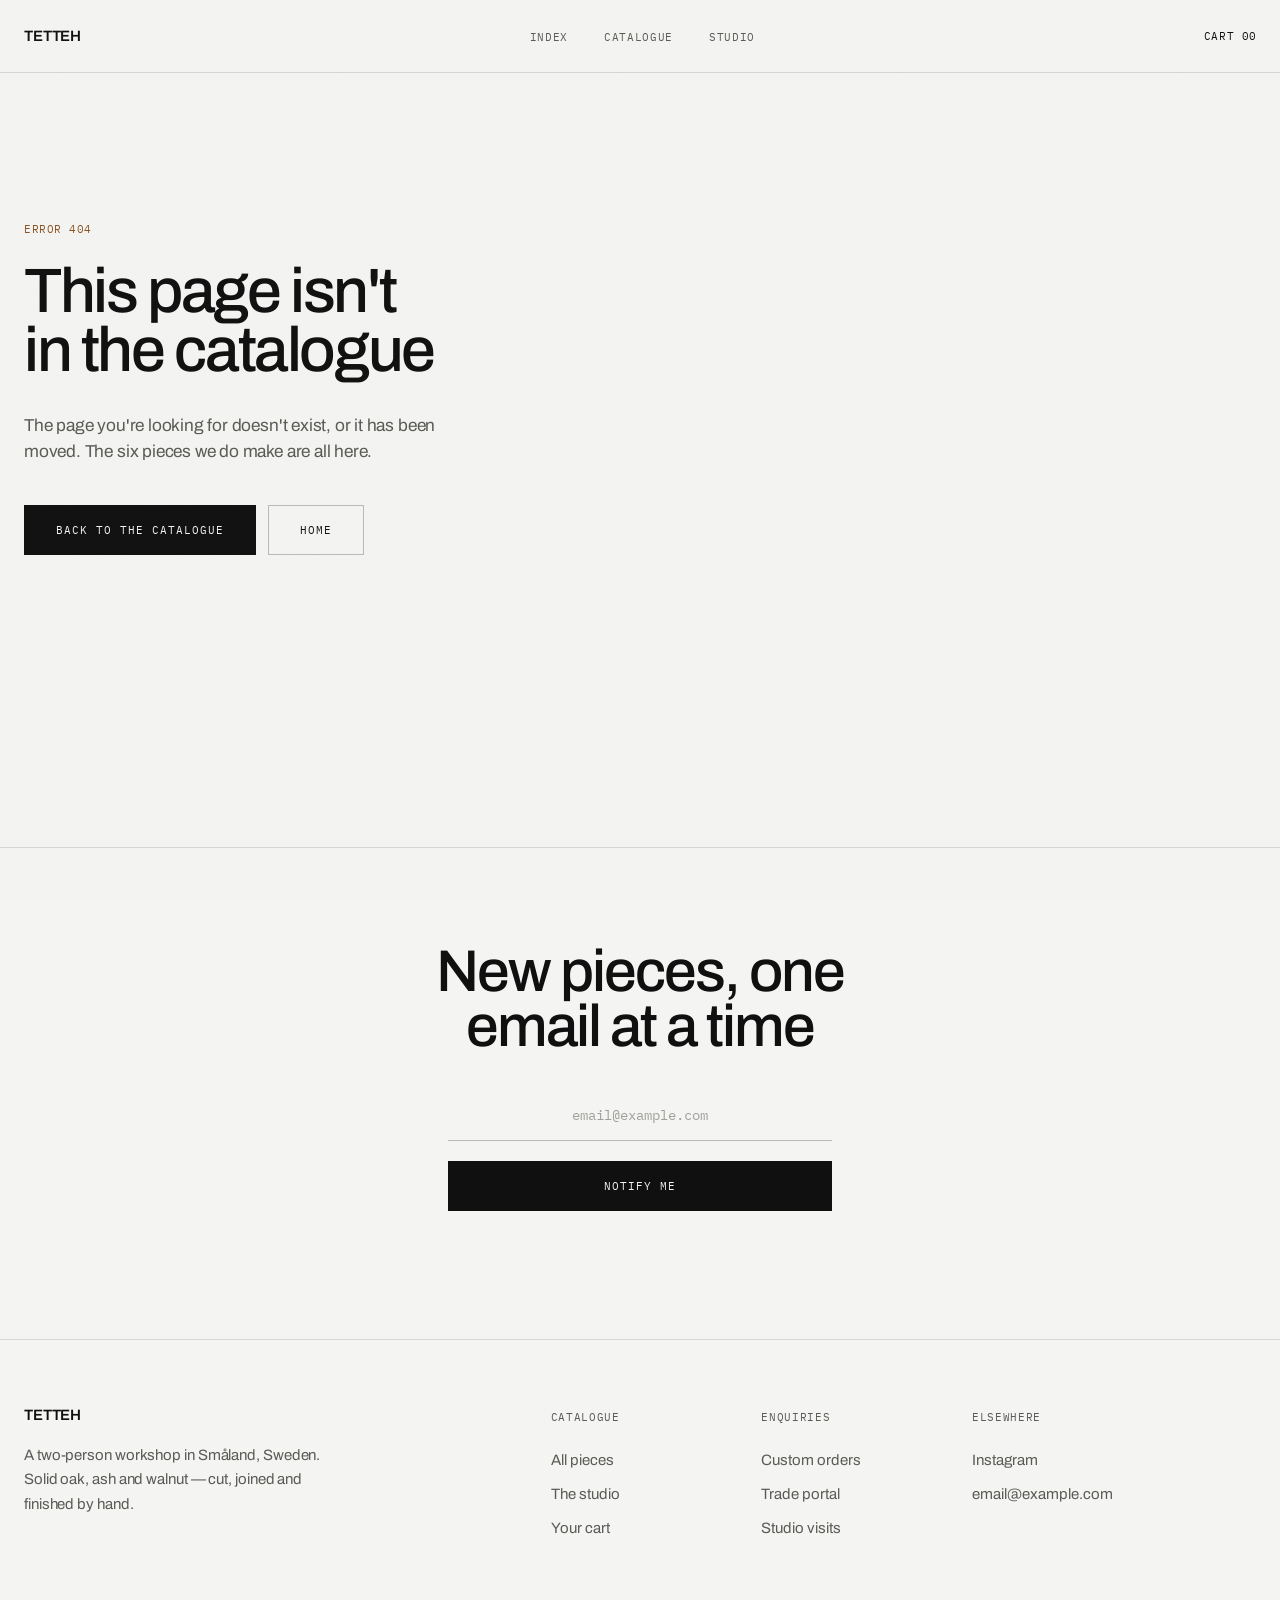
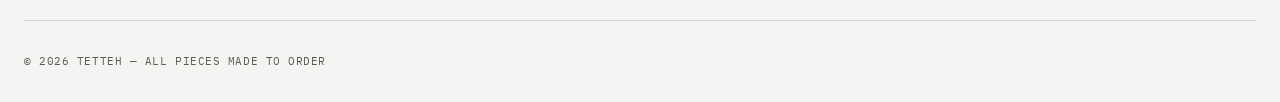
<file: 404/index.html>
<!DOCTYPE html>
<html lang="en">
  <head>
    <meta charset="utf-8">
    <meta name="viewport" content="width=device-width, initial-scale=1">
    <title>
      Page not found — TETTEH
    </title>
    <meta name="description" content="The page you're looking for doesn't exist or has been moved.">
    <meta name="author" content="TETTEH">
    <meta name="theme-color" content="#f4f4f2">
    <link rel="canonical" href="https://atelier-ko-topaz.vercel.app/404/">
    <link rel="icon" type="image/svg+xml" href="../favicon.svg">
    <meta name="robots" content="noindex,nofollow">
    <link rel="preload" href="../_astro/archivo-latin-wght-normal.E0tuGl4L.woff2" as="font" type="font/woff2" crossorigin>
    <meta property="og:title" content="Page not found — TETTEH">
    <meta property="og:description" content="The page you're looking for doesn't exist or has been moved.">
    <meta property="og:site_name" content="TETTEH">
    <meta property="og:type" content="website">
    <meta property="og:url" content="https://atelier-ko-topaz.vercel.app/404/">
    <meta property="og:image" content="https://atelier-ko-topaz.vercel.app/og-image.png">
    <meta property="og:image:width" content="1200">
    <meta property="og:image:height" content="630">
    <meta property="og:image:alt" content="TETTEH — hand-carved furniture from the northern woods">
    <meta name="twitter:card" content="summary_large_image">
    <meta name="twitter:title" content="Page not found — TETTEH">
    <meta name="twitter:description" content="The page you're looking for doesn't exist or has been moved.">
    <meta name="twitter:image" content="https://atelier-ko-topaz.vercel.app/og-image.png">
    <meta name="twitter:image:alt" content="TETTEH — hand-carved furniture from the northern woods">
    <script>
      // Opt in to scroll motion before first paint, so revealed elements are
      // never briefly visible. Without this flag every [data-reveal] target
      // renders in its final state.
      if (
        window.matchMedia("(prefers-reduced-motion: reduce)").matches === false &&
        "IntersectionObserver" in window
      ) {
        document.documentElement.dataset.motion = "on";
      }
    </script>
    <script>
      (() => {
        const storageKey = "atelier-ko-cart";
      
        function readCart() {
          try {
            return JSON.parse(window.localStorage.getItem(storageKey) || "[]");
          } catch {
            return [];
          }
        }
      
        function writeCart(items) {
          window.localStorage.setItem(storageKey, JSON.stringify(items));
          document.dispatchEvent(new CustomEvent("atelier-cart-change", { detail: items }));
        }
      
        function count(items = readCart()) {
          return items.reduce((total, item) => total + Number(item.quantity || 0), 0);
        }
      
        function updateBadges() {
          const total = count();
          document.querySelectorAll("[data-cart-count]").forEach((node) => {
            node.textContent = String(total).padStart(2, "0");
          });
          document.querySelectorAll("[data-cart-label]").forEach((node) => {
            node.setAttribute("aria-label", `Cart, ${total} ${total === 1 ? "item" : "items"}`);
          });
        }
      
        window.AtelierCart = {
          read: readCart,
          write: writeCart,
          count,
          add(slug, quantity = 1) {
            const items = readCart();
            const existing = items.find((item) => item.slug === slug);
            if (existing) {
              existing.quantity += quantity;
              writeCart(items);
              return;
            }
            writeCart([...items, { slug, quantity }]);
          },
          remove(slug) {
            writeCart(readCart().filter((item) => item.slug !== slug));
          },
          setQuantity(slug, quantity) {
            if (quantity <= 0) {
              this.remove(slug);
              return;
            }
            writeCart(readCart().map((item) => (item.slug === slug ? { ...item, quantity } : item)));
          },
          updateBadges,
        };
      
        if (document.readyState === "loading") {
          document.addEventListener("DOMContentLoaded", updateBadges);
        } else {
          updateBadges();
        }
        window.addEventListener("storage", updateBadges);
        document.addEventListener("atelier-cart-change", updateBadges);
      })();
    </script>
    <link rel="stylesheet" href="../_astro/BaseLayout.DGcUG68y.css">
  </head>
  <body>
    <a href="#main-content" class="btn btn-primary sr-only focus:not-sr-only focus:fixed focus:left-4 focus:top-4 focus:z-[100]">
      Skip to content
    </a>
    <header class="site-header sticky top-0 z-50" data-astro-cid-fzpbxy5g>
      <nav class="shell flex h-[4.5rem] items-center justify-between gap-6" aria-label="Main" data-astro-cid-fzpbxy5g>
        <a href="../index.html" class="-m-2 p-2 text-[0.9375rem] font-semibold uppercase tracking-[-0.01em] transition-colors hover:text-accent" aria-label="TETTEH, home" data-astro-cid-fzpbxy5g>
          TETTEH
        </a>
        <ul class="hidden items-center gap-9 md:flex" data-astro-cid-fzpbxy5g>
          <li data-astro-cid-fzpbxy5g>
            <a href="../index.html" class="nav-link link-mono" data-astro-cid-fzpbxy5g>
              Index
            </a>
          </li>
          <li data-astro-cid-fzpbxy5g>
            <a href="../catalog/index.html" class="nav-link link-mono" data-astro-cid-fzpbxy5g>
              Catalogue
            </a>
          </li>
          <li data-astro-cid-fzpbxy5g>
            <a href="../about/index.html" class="nav-link link-mono" data-astro-cid-fzpbxy5g>
              Studio
            </a>
          </li>
        </ul>
        <div class="flex items-center gap-1" data-astro-cid-fzpbxy5g>
          <a href="../cart/index.html" data-cart-toggle data-cart-label aria-label="Cart, 0 items" aria-expanded="false" aria-controls="cart-drawer-panel" class="link-mono -m-2 inline-flex items-center gap-2 p-2 transition-colors hover:text-accent" data-astro-cid-fzpbxy5g>
            <span class="hidden sm:inline" data-astro-cid-fzpbxy5g>
              Cart
            </span>
            <span class="mono text-[0.6875rem]" data-cart-count data-astro-cid-fzpbxy5g>
              00
            </span>
          </a>
          <button type="button" class="-mr-2 inline-flex size-10 items-center justify-center transition-colors hover:text-accent md:hidden" aria-controls="mobile-menu" aria-expanded="false" data-mobile-menu-open data-astro-cid-fzpbxy5g>
            <span class="sr-only" data-astro-cid-fzpbxy5g>
              Open menu
            </span>
            <span class="flex w-[1.125rem] flex-col gap-[5px]" aria-hidden="true" data-astro-cid-fzpbxy5g>
              <span class="h-px w-full bg-current" data-astro-cid-fzpbxy5g>
              </span>
              <span class="h-px w-full bg-current" data-astro-cid-fzpbxy5g>
              </span>
            </span>
          </button>
        </div>
      </nav>
    </header>
    <div id="mobile-menu" class="fixed inset-0 z-[60] h-dvh bg-canvas md:hidden" role="dialog" aria-modal="true" aria-label="Site menu" data-mobile-menu hidden data-astro-cid-fzpbxy5g>
      <div class="flex h-full flex-col px-[var(--gutter)] pb-8 pt-0" data-astro-cid-fzpbxy5g>
        <div class="flex h-[4.5rem] shrink-0 items-center justify-between" data-astro-cid-fzpbxy5g>
          <span class="text-[0.9375rem] font-semibold uppercase tracking-[-0.01em]" data-astro-cid-fzpbxy5g>
            Menu
          </span>
          <button type="button" class="-mr-2 inline-flex size-10 items-center justify-center transition-colors hover:text-accent" data-mobile-menu-close data-astro-cid-fzpbxy5g>
            <span class="sr-only" data-astro-cid-fzpbxy5g>
              Close menu
            </span>
            <svg width="18" height="18" viewBox="0 0 24 24" fill="none" stroke="currentColor" stroke-width="1.25" aria-hidden="true" data-astro-cid-fzpbxy5g>
              <path d="M5 5l14 14" data-astro-cid-fzpbxy5g>
              </path>
              <path d="M19 5L5 19" data-astro-cid-fzpbxy5g>
              </path>
            </svg>
          </button>
        </div>
        <ul class="mt-6 border-t border-line" data-astro-cid-fzpbxy5g>
          <li class="menu-item border-b border-line" style="--i:0" data-astro-cid-fzpbxy5g>
            <a href="../index.html" class="flex items-baseline gap-4 py-5 transition-colors hover:text-accent text-muted" data-mobile-menu-link data-astro-cid-fzpbxy5g>
              <span class="mono text-[0.6875rem] text-accent" data-astro-cid-fzpbxy5g>
                01
              </span>
              <span class="type-h3" data-astro-cid-fzpbxy5g>
                Index
              </span>
            </a>
          </li>
          <li class="menu-item border-b border-line" style="--i:1" data-astro-cid-fzpbxy5g>
            <a href="../catalog/index.html" class="flex items-baseline gap-4 py-5 transition-colors hover:text-accent text-muted" data-mobile-menu-link data-astro-cid-fzpbxy5g>
              <span class="mono text-[0.6875rem] text-accent" data-astro-cid-fzpbxy5g>
                02
              </span>
              <span class="type-h3" data-astro-cid-fzpbxy5g>
                Catalogue
              </span>
            </a>
          </li>
          <li class="menu-item border-b border-line" style="--i:2" data-astro-cid-fzpbxy5g>
            <a href="../about/index.html" class="flex items-baseline gap-4 py-5 transition-colors hover:text-accent text-muted" data-mobile-menu-link data-astro-cid-fzpbxy5g>
              <span class="mono text-[0.6875rem] text-accent" data-astro-cid-fzpbxy5g>
                03
              </span>
              <span class="type-h3" data-astro-cid-fzpbxy5g>
                Studio
              </span>
            </a>
          </li>
          <li class="menu-item border-b border-line" style="--i:3" data-astro-cid-fzpbxy5g>
            <a href="../cart/index.html" data-cart-label aria-label="Cart, 0 items" class="flex items-baseline gap-4 py-5 text-muted transition-colors hover:text-accent" data-mobile-menu-link data-astro-cid-fzpbxy5g>
              <span class="mono text-[0.6875rem] text-accent" data-astro-cid-fzpbxy5g>
                04
              </span>
              <span class="type-h3" data-astro-cid-fzpbxy5g>
                Cart
              </span>
              <span class="mono ml-auto self-center text-[0.6875rem]" data-cart-count data-astro-cid-fzpbxy5g>
                00
              </span>
            </a>
          </li>
        </ul>
        <a href="../products/oken-stool/index.html" class="menu-item group mt-auto block pt-8" style="--i:4" data-mobile-menu-link data-astro-cid-fzpbxy5g>
          <div class="overflow-hidden bg-surface" data-astro-cid-fzpbxy5g>
            <img src="../_astro/p-oken-1.B6o-BlcA_Z7g310.webp" alt="Oken Stool — Solid White Oak" loading="lazy" data-astro-cid-fzpbxy5g="true" decoding="async" width="900" height="560" class="aspect-[16/10] max-h-[28dvh] w-full object-cover transition-transform duration-[900ms] ease-out group-hover:scale-[1.04]">
          </div>
          <div class="mt-3 flex items-baseline justify-between gap-4" data-astro-cid-fzpbxy5g>
            <p class="label" data-astro-cid-fzpbxy5g>
              In the workshop — Oken Stool
            </p>
            <p class="mono text-[0.6875rem]" data-astro-cid-fzpbxy5g>
              $320
            </p>
          </div>
        </a>
      </div>
    </div>
    <div class="cart-drawer" data-cart-drawer hidden>
      <div class="cart-backdrop" data-cart-backdrop>
      </div>
      <!-- A plain div, not <aside>: role="dialog" is not permitted on an element
       whose implicit role is already complementary. -->
      <div id="cart-drawer-panel" class="cart-panel" role="dialog" aria-modal="true" aria-labelledby="cart-drawer-heading" data-cart-panel>
        <div class="cart-panel-head">
          <h2 id="cart-drawer-heading" class="text-[0.9375rem] font-semibold uppercase tracking-[-0.01em]">
            Cart
            <span class="mono text-[0.6875rem] font-normal text-muted" data-cart-count>
              00
            </span>
          </h2>
          <button type="button" class="-mr-2 inline-flex size-10 items-center justify-center transition-colors hover:text-accent" data-cart-close>
            <span class="sr-only">
              Close cart
            </span>
            <svg width="18" height="18" viewBox="0 0 24 24" fill="none" stroke="currentColor" stroke-width="1.25" aria-hidden="true">
              <path d="M5 5l14 14">
              </path>
              <path d="M19 5L5 19">
              </path>
            </svg>
          </button>
        </div>
        <div class="cart-panel-body">
          <ul data-cart-lines>
          </ul>
          <div class="py-14 text-center" data-cart-drawer-empty>
            <p class="type-body text-[0.9375rem]">
              Nothing selected yet.
            </p>
            <a href="../catalog/index.html" class="btn btn-outline mt-6 w-full" data-cart-close>
              Browse the catalogue
            </a>
          </div>
        </div>
        <div class="cart-panel-foot" data-cart-drawer-foot hidden>
          <div class="flex items-baseline justify-between gap-4">
            <span class="label">
              Subtotal
            </span>
            <span class="mono text-lg" data-cart-drawer-subtotal>
              $0
            </span>
          </div>
          <p class="mono mt-2 text-[0.625rem] uppercase tracking-[0.05em] text-muted">
            Delivery calculated at checkout
          </p>
          <a href="../cart/index.html" class="btn btn-primary mt-5 w-full">
            Checkout
          </a>
          <button type="button" class="link link-mono mx-auto mt-4 block text-muted" data-cart-close>
            Continue browsing
          </button>
        </div>
      </div>
    </div>
    <script type="application/json" id="cart-drawer-data">
      {"locale":"en-US","currency":"USD","shippingFlatRate":120,"products":[{"slug":"oken-stool","name":"Oken Stool","price":320,"meta":"Oak · Matte Hard-Wax Oil","href":"../products/oken-stool/index.html","image":"../_astro/p-oken-1.B6o-BlcA_Z2vvedI.webp"},{"slug":"arvid-chair","name":"Arvid Chair","price":840,"meta":"Ash · Soap-Treated","href":"../products/arvid-chair/index.html","image":"../_astro/p-arvid-3.BmDp2nLv_ZiQbKr.webp"},{"slug":"low-plinth-table","name":"Low Plinth Table","price":1200,"meta":"Walnut · Natural Oil","href":"../products/low-plinth-table/index.html","image":"../_astro/p-plinth-1.n3qgCCmL_7YBnu.webp"},{"slug":"monolith-bench","name":"Monolith Bench","price":1480,"meta":"Oak · Raw / Unfinished","href":"../products/monolith-bench/index.html","image":"../_astro/p-monolith-1.DKv_fRzK_Z18gs7n.webp"},{"slug":"halla-shelf","name":"Halla Shelf","price":460,"meta":"Oak · Matte Hard-Wax Oil","href":"../products/halla-shelf/index.html","image":"../_astro/p-halla-1.jzRdYSz3_Z1UALip.webp"},{"slug":"tora-desk","name":"Tora Desk","price":1980,"meta":"Walnut · Natural Oil","href":"../products/tora-desk/index.html","image":"../_astro/p-tora-1.BtjGgI1X_ZclW1w.webp"}]}
    </script>
    <script>
      (() => {
        const drawer = document.querySelector("[data-cart-drawer]");
        if (!drawer) return;
      
        const data = JSON.parse(document.getElementById("cart-drawer-data").textContent);
        const bySlug = new Map(data.products.map((product) => [product.slug, product]));
        const money = (value) =>
          new Intl.NumberFormat(data.locale, {
            style: "currency",
            currency: data.currency,
            maximumFractionDigits: 0,
          }).format(value);
      
        const list = drawer.querySelector("[data-cart-lines]");
        const empty = drawer.querySelector("[data-cart-drawer-empty]");
        const foot = drawer.querySelector("[data-cart-drawer-foot]");
        const subtotal = drawer.querySelector("[data-cart-drawer-subtotal]");
      
        function render() {
          const rows = window.AtelierCart.read()
            .map((item) => ({ item, product: bySlug.get(item.slug) }))
            .filter((row) => row.product);
      
          empty.hidden = rows.length > 0;
          foot.hidden = rows.length === 0;
          subtotal.textContent = money(
            rows.reduce((total, row) => total + row.product.price * row.item.quantity, 0),
          );
      
          list.replaceChildren();
      
          for (const { item, product } of rows) {
            const line = document.createElement("li");
            line.className = "cart-line";
            line.innerHTML = `
              <a class="block" tabindex="-1" aria-hidden="true"><img alt="" width="72" height="72" loading="lazy" /></a>
              <div class="flex min-w-0 flex-col gap-3">
                <div class="flex justify-between gap-3">
                  <div class="min-w-0">
                    <a class="link block truncate text-[0.9375rem] font-medium" data-line-name></a>
                    <p class="mono mt-1 truncate text-[0.625rem] uppercase tracking-[0.05em] text-muted" data-line-meta></p>
                  </div>
                  <span class="mono shrink-0 text-[0.8125rem]" data-line-price></span>
                </div>
                <div class="flex items-center justify-between gap-3">
                  <div class="qty qty-sm">
                    <button type="button" data-line-decrease>&minus;</button>
                    <output data-line-quantity></output>
                    <button type="button" data-line-increase>+</button>
                  </div>
                  <button type="button" class="link link-mono text-muted" data-line-remove>Remove</button>
                </div>
              </div>`;
      
            const image = line.querySelector("img");
            image.src = product.image;
            line.querySelector("a").href = product.href;
      
            const name = line.querySelector("[data-line-name]");
            name.textContent = product.name;
            name.href = product.href;
      
            line.querySelector("[data-line-meta]").textContent = product.meta;
            line.querySelector("[data-line-price]").textContent = money(product.price * item.quantity);
            line.querySelector("[data-line-quantity]").textContent = String(item.quantity);
      
            const decrease = line.querySelector("[data-line-decrease]");
            decrease.setAttribute("aria-label", `Decrease ${product.name} quantity`);
            decrease.addEventListener("click", () =>
              window.AtelierCart.setQuantity(item.slug, item.quantity - 1),
            );
      
            const increase = line.querySelector("[data-line-increase]");
            increase.setAttribute("aria-label", `Increase ${product.name} quantity`);
            increase.addEventListener("click", () =>
              window.AtelierCart.setQuantity(item.slug, item.quantity + 1),
            );
      
            const remove = line.querySelector("[data-line-remove]");
            remove.setAttribute("aria-label", `Remove ${product.name} from cart`);
            remove.addEventListener("click", () => window.AtelierCart.remove(item.slug));
      
            list.appendChild(line);
          }
        }
      
        document.addEventListener("atelier-cart-change", render);
        render();
      })();
    </script>
    <script>
      (() => {
        const menu = document.querySelector("[data-mobile-menu]");
        const openButton = document.querySelector("[data-mobile-menu-open]");
        const closeButton = document.querySelector("[data-mobile-menu-close]");
      
        if (!menu || !openButton || !closeButton) return;
      
        const focusableSelector = "a[href],button:not([disabled]),input:not([disabled]),[tabindex]:not([tabindex='-1'])";
        let lastFocused = null;
      
        function getFocusable() {
          return Array.from(menu.querySelectorAll(focusableSelector)).filter((node) => node.offsetParent !== null);
        }
      
        function openMenu() {
          lastFocused = document.activeElement;
          menu.hidden = false;
          openButton.setAttribute("aria-expanded", "true");
          document.documentElement.style.overflow = "hidden";
          closeButton.focus({ preventScroll: true });
        }
      
        function closeMenu({ restoreFocus = true } = {}) {
          menu.hidden = true;
          openButton.setAttribute("aria-expanded", "false");
          document.documentElement.style.overflow = "";
          if (restoreFocus && lastFocused) lastFocused.focus({ preventScroll: true });
        }
      
        openButton.addEventListener("click", openMenu);
        closeButton.addEventListener("click", () => closeMenu());
      
        menu.querySelectorAll("[data-mobile-menu-link]").forEach((link) => {
          link.addEventListener("click", () => closeMenu({ restoreFocus: false }));
        });
      
        document.addEventListener("keydown", (event) => {
          if (menu.hidden) return;
      
          if (event.key === "Escape") {
            event.preventDefault();
            closeMenu();
            return;
          }
      
          if (event.key !== "Tab") return;
      
          const focusable = getFocusable();
          const first = focusable[0];
          const last = focusable[focusable.length - 1];
          if (!first || !last) return;
      
          if (event.shiftKey && document.activeElement === first) {
            event.preventDefault();
            last.focus();
          } else if (!event.shiftKey && document.activeElement === last) {
            event.preventDefault();
            first.focus();
          }
        });
      
        window.addEventListener("resize", () => {
          if (!menu.hidden && window.matchMedia("(min-width: 768px)").matches) {
            closeMenu({ restoreFocus: false });
          }
        });
      })();
    </script>
    <main id="main-content" class="shell flex min-h-[70vh] flex-col justify-center py-24">
      <p class="mono hero-in text-[0.6875rem] uppercase tracking-[0.05em] text-accent">
        Error 404
      </p>
      <h1 class="type-hero hero-in mt-6 max-w-[14ch]" style="--reveal-delay:90ms">
        This page isn't in the catalogue
      </h1>
      <p class="type-lead hero-in mt-8 max-w-[46ch]" style="--reveal-delay:180ms">
        The page you're looking for doesn't exist, or it has been moved. The six pieces we do make are all here.
      </p>
      <div class="hero-in mt-10 flex flex-wrap gap-3" style="--reveal-delay:260ms">
        <a href="../catalog/index.html" class="btn btn-primary">
          Back to the catalogue
        </a>
        <a href="../index.html" class="btn btn-outline">
          Home
        </a>
      </div>
    </main>
    <footer id="studio" class="mt-24 border-t border-line md:mt-36">
      <section class="shell border-b border-line py-16 md:py-24" aria-labelledby="newsletter-heading">
        <div class="mx-auto max-w-[34rem] text-center" data-reveal>
          <h2 id="newsletter-heading" class="type-h2">
            New pieces, one email at a time
          </h2>
          <form class="mx-auto mt-9 max-w-[24rem]" data-newsletter-form novalidate>
            <label class="sr-only" for="newsletter-email">
              Email address
            </label>
            <div class="newsletter-field">
              <input id="newsletter-email" name="email" type="email" required autocomplete="email" placeholder="email@example.com">
            </div>
            <button type="submit" class="btn btn-primary mt-5 w-full" data-newsletter-button>
              Notify me
            </button>
            <p class="mono mt-4 min-h-[1rem] text-[0.6875rem] text-accent" data-newsletter-status role="status">
            </p>
          </form>
        </div>
      </section>
      <div class="shell pt-16">
        <div class="grid gap-12 md:grid-cols-12 md:gap-8">
          <div class="md:col-span-5">
            <p class="text-[0.9375rem] font-semibold uppercase tracking-[-0.01em]">
              TETTEH
            </p>
            <p class="type-body mt-4 max-w-[34ch] text-[0.9375rem]">
              A two-person workshop in Småland, Sweden. Solid oak, ash and walnut — cut, joined and finished by hand.
            </p>
          </div>
          <nav class="md:col-span-2 md:last:col-span-3" aria-label="Catalogue">
            <h2 class="label">
              Catalogue
            </h2>
            <ul class="mt-5 space-y-2.5">
              <li>
                <a href="../catalog/index.html" class="link text-[0.9375rem] text-muted">
                  All pieces
                </a>
              </li>
              <li>
                <a href="../about/index.html" class="link text-[0.9375rem] text-muted">
                  The studio
                </a>
              </li>
              <li>
                <a href="../cart/index.html" class="link text-[0.9375rem] text-muted">
                  Your cart
                </a>
              </li>
            </ul>
          </nav>
          <nav class="md:col-span-2 md:last:col-span-3" aria-label="Enquiries">
            <h2 class="label">
              Enquiries
            </h2>
            <ul class="mt-5 space-y-2.5">
              <li>
                <a href="../about/index.html" class="link text-[0.9375rem] text-muted">
                  Custom orders
                </a>
              </li>
              <li>
                <a href="../about/index.html" class="link text-[0.9375rem] text-muted">
                  Trade portal
                </a>
              </li>
              <li>
                <a href="../about/index.html" class="link text-[0.9375rem] text-muted">
                  Studio visits
                </a>
              </li>
            </ul>
          </nav>
          <nav class="md:col-span-2 md:last:col-span-3" aria-label="Elsewhere">
            <h2 class="label">
              Elsewhere
            </h2>
            <ul class="mt-5 space-y-2.5">
              <li>
                <a href="https://www.instagram.com/" class="link text-[0.9375rem] text-muted">
                  Instagram
                </a>
              </li>
              <li>
                <a href="mailto:email@example.com" class="link text-[0.9375rem] text-muted">
                  email@example.com
                </a>
              </li>
            </ul>
          </nav>
        </div>
        <div class="mt-20 border-t border-line py-8">
          <p class="mono text-[0.6875rem] uppercase tracking-[0.05em] text-muted">
            © 2026 TETTEH — all pieces made to order
          </p>
        </div>
      </div>
    </footer>
    <script>
      (() => {
        const form = document.querySelector("[data-newsletter-form]");
        if (!form) return;
      
        const button = form.querySelector("[data-newsletter-button]");
        const status = form.querySelector("[data-newsletter-status]");
      
        form.addEventListener("submit", (event) => {
          event.preventDefault();
      
          if (!form.checkValidity()) {
            status.textContent = "Please enter a valid email address.";
            form.reportValidity();
            return;
          }
      
          button.disabled = true;
          button.textContent = "Saving";
          window.setTimeout(() => {
            form.reset();
            button.disabled = false;
            button.textContent = "Notify me";
            status.textContent = "You're on the list. We'll be in touch.";
          }, 450);
        });
      })();
    </script>
    <script>
      // Cart drawer. The panel lives once in the header, so open/close is
      // delegated from the document. Any element with `data-cart-toggle` opens
      // it and any `data-cart-close` closes it, which means pages never wire up
      // their own handlers. Without JavaScript the header cart stays an
      // ordinary link to /cart and this never runs.
      (() => {
        const drawer = document.querySelector("[data-cart-drawer]");
        if (!drawer) return;
      
        const panel = drawer.querySelector("[data-cart-panel]");
        const focusableSelector =
          "a[href],button:not([disabled]),input:not([disabled]),[tabindex]:not([tabindex='-1'])";
        let lastFocused = null;
      
        function setOpen(open) {
          drawer.hidden = !open;
          document.documentElement.style.overflow = open ? "hidden" : "";
          document.querySelectorAll("[data-cart-toggle]").forEach((toggle) => {
            toggle.setAttribute("aria-expanded", String(open));
          });
      
          if (open) {
            lastFocused = document.activeElement;
            panel.querySelector("[data-cart-close]")?.focus({ preventScroll: true });
          } else if (lastFocused) {
            lastFocused.focus({ preventScroll: true });
          }
        }
      
        window.AtelierCart.openDrawer = () => setOpen(true);
      
        document.addEventListener("click", (event) => {
          const target = event.target instanceof Element ? event.target : null;
          if (!target) return;
      
          if (target.closest("[data-cart-toggle]")) {
            event.preventDefault();
            setOpen(drawer.hidden);
          } else if (target.closest("[data-cart-close]") || target.matches("[data-cart-backdrop]")) {
            setOpen(false);
          }
        });
      
        // Any control with `data-add-to-cart` adds its product and opens the
        // panel, so the drawer is the confirmation rather than a label swap.
        document.addEventListener("click", (event) => {
          const button = event.target instanceof Element && event.target.closest("[data-add-to-cart]");
          if (!button) return;
      
          const quantity = Number(button.dataset.addQuantity || 1);
          window.AtelierCart.add(button.dataset.addToCart, Math.max(1, quantity));
          setOpen(true);
        });
      
        document.addEventListener("keydown", (event) => {
          if (drawer.hidden) return;
      
          if (event.key === "Escape") {
            event.preventDefault();
            setOpen(false);
            return;
          }
      
          if (event.key !== "Tab") return;
      
          const focusable = Array.from(panel.querySelectorAll(focusableSelector)).filter(
            (node) => node.offsetParent !== null,
          );
          const first = focusable[0];
          const last = focusable[focusable.length - 1];
          if (!first || !last) return;
      
          if (event.shiftKey && document.activeElement === first) {
            event.preventDefault();
            last.focus();
          } else if (!event.shiftKey && document.activeElement === last) {
            event.preventDefault();
            first.focus();
          }
        });
      })();
    </script>
    <script>
      // Scroll reveals. Each target unobserves itself after firing once, so the
      // observer costs nothing after the first pass down the page.
      (() => {
        if (document.documentElement.dataset.motion !== "on") return;
      
        const observer = new IntersectionObserver(
          (entries) => {
            for (const entry of entries) {
              if (!entry.isIntersecting) continue;
              entry.target.classList.add("is-in");
              observer.unobserve(entry.target);
            }
          },
          { rootMargin: "0px 0px -8% 0px", threshold: 0 },
        );
      
        const observeAll = () => {
          document.querySelectorAll("[data-reveal]:not(.is-in)").forEach((node) => observer.observe(node));
        };
      
        if (document.readyState === "loading") {
          document.addEventListener("DOMContentLoaded", observeAll);
        } else {
          observeAll();
        }
      })();
    </script>
  </body>
</html>
</file>
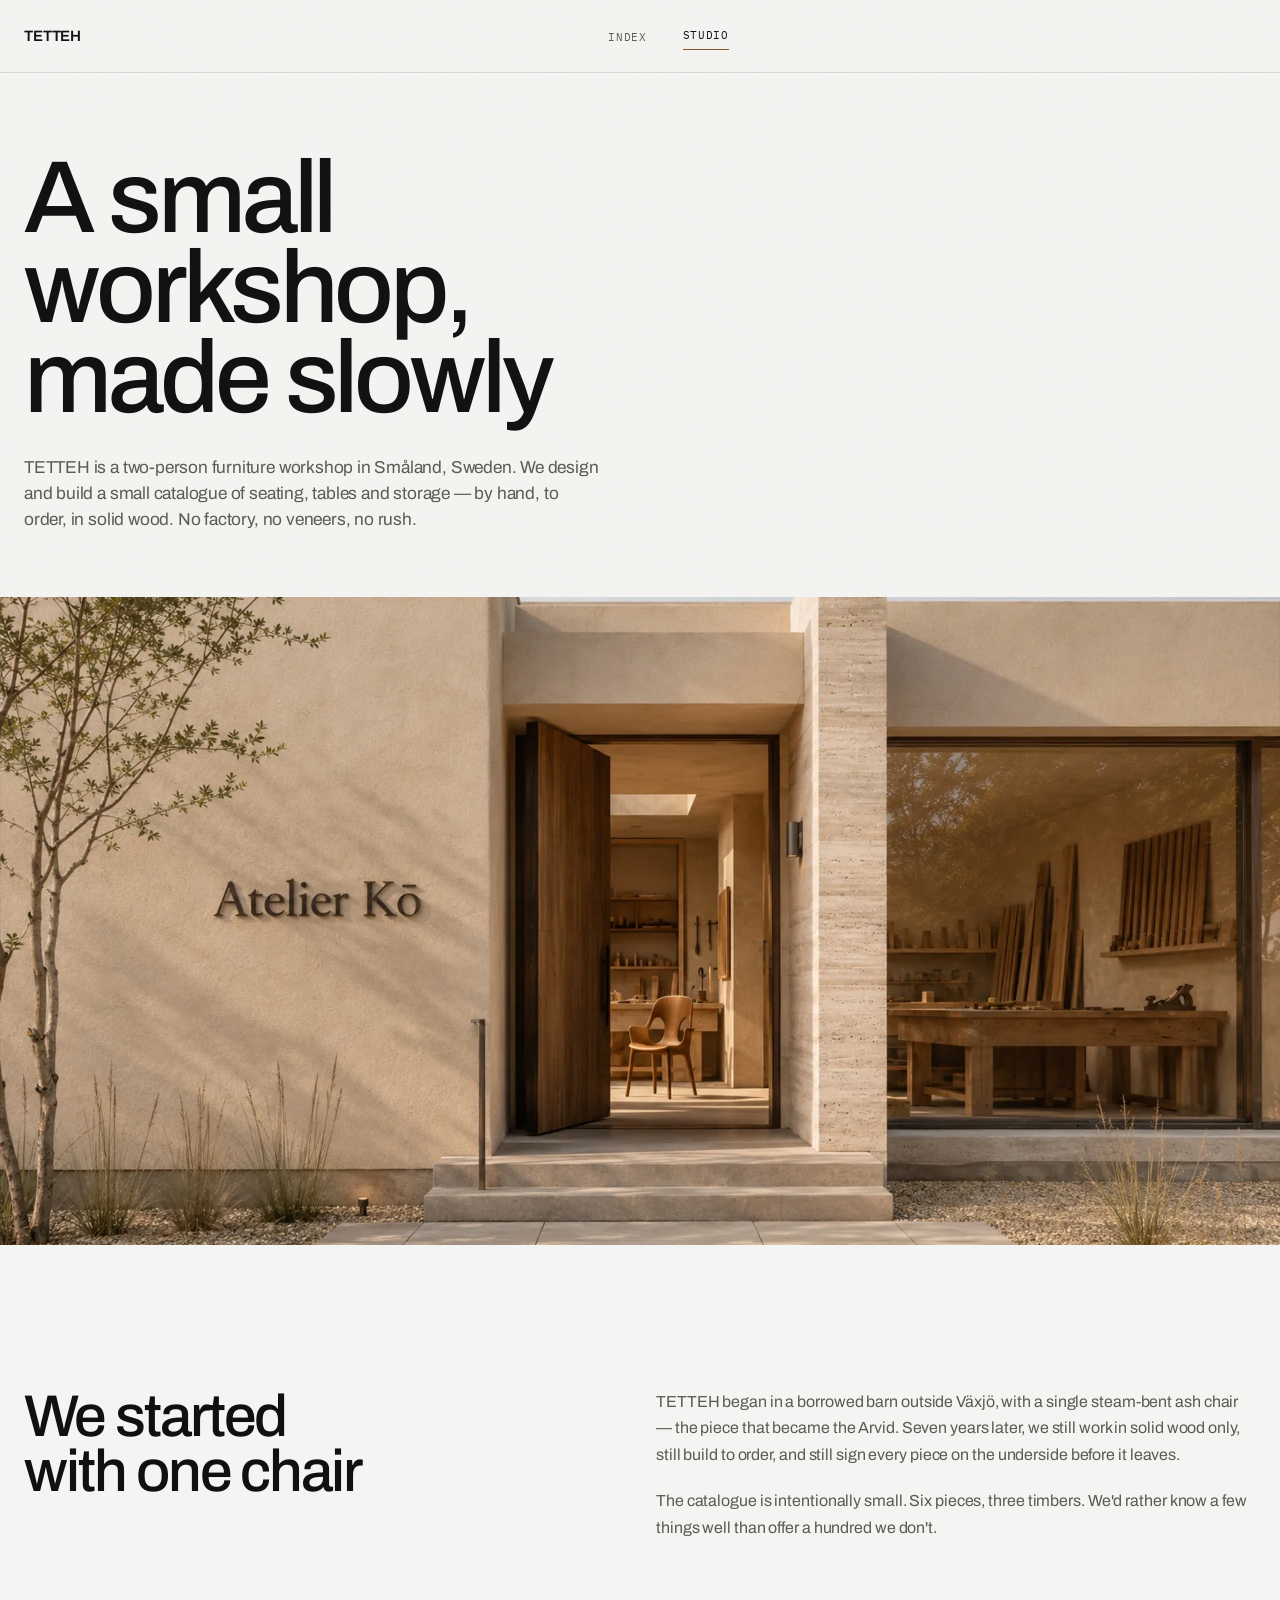
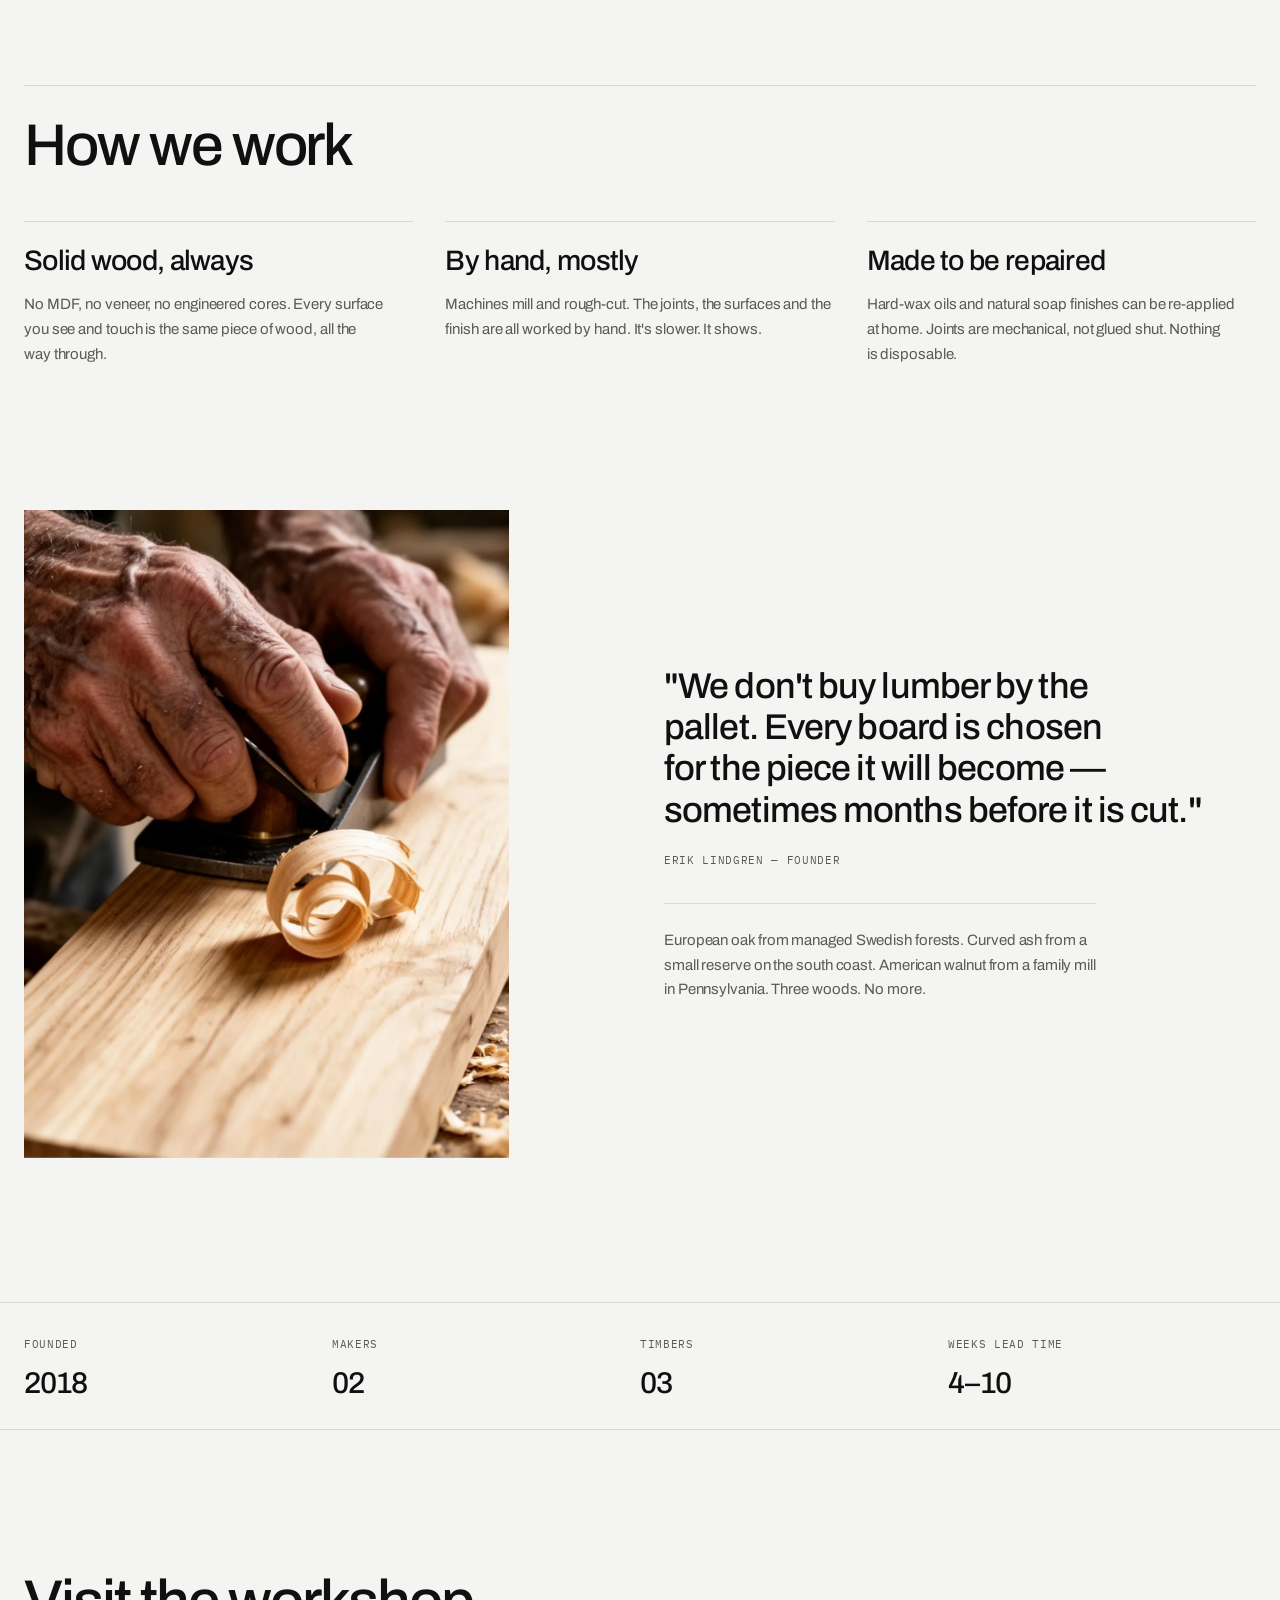
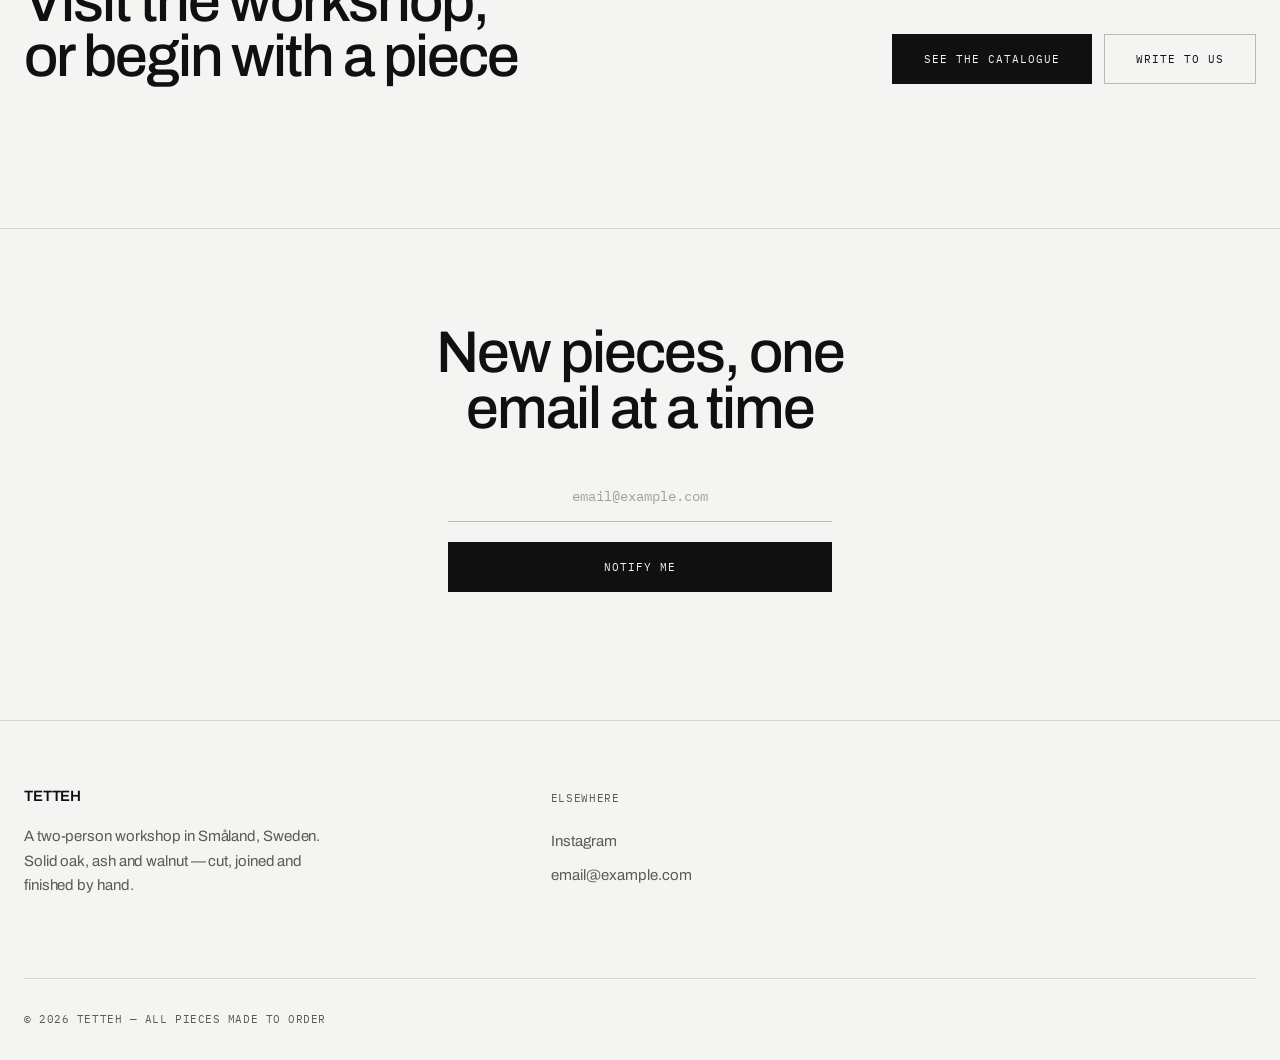
<file: about/index.html>
<!DOCTYPE html>
<html lang="en">
  <head>
    <meta charset="utf-8">
    <meta name="viewport" content="width=device-width, initial-scale=1">
    <title>
      The Studio — TETTEH
    </title>
    <meta name="description" content="A small workshop in Småland, Sweden, building furniture by hand from solid oak, ash and walnut. Slow, signed, and made to be repaired.">
    <meta name="author" content="TETTEH">
    <meta name="theme-color" content="#f4f4f2">
    <link rel="canonical" href="https://atelier-ko-topaz.vercel.app/about/">
    <link rel="icon" type="image/svg+xml" href="../favicon.svg">
    <link rel="preload" href="../_astro/archivo-latin-wght-normal.E0tuGl4L.woff2" as="font" type="font/woff2" crossorigin>
    <meta property="og:title" content="The Studio — TETTEH">
    <meta property="og:description" content="A small workshop in Småland, Sweden, building furniture by hand from solid oak, ash and walnut. Slow, signed, and made to be repaired.">
    <meta property="og:site_name" content="TETTEH">
    <meta property="og:type" content="website">
    <meta property="og:url" content="https://atelier-ko-topaz.vercel.app/about/">
    <meta property="og:image" content="https://atelier-ko-topaz.vercel.app/_astro/atelier-workshop.D8Oj3mnL.jpg">
    <meta property="og:image:width" content="1920">
    <meta property="og:image:height" content="1080">
    <meta name="twitter:card" content="summary_large_image">
    <meta name="twitter:title" content="The Studio — TETTEH">
    <meta name="twitter:description" content="A small workshop in Småland, Sweden, building furniture by hand from solid oak, ash and walnut. Slow, signed, and made to be repaired.">
    <meta name="twitter:image" content="https://atelier-ko-topaz.vercel.app/_astro/atelier-workshop.D8Oj3mnL.jpg">
    <script>
      // Opt in to scroll motion before first paint, so revealed elements are
      // never briefly visible. Without this flag every [data-reveal] target
      // renders in its final state.
      if (
        window.matchMedia("(prefers-reduced-motion: reduce)").matches === false &&
        "IntersectionObserver" in window
      ) {
        document.documentElement.dataset.motion = "on";
      }
    </script>
    <script>
      (() => {
        const storageKey = "atelier-ko-cart";
      
        function readCart() {
          try {
            return JSON.parse(window.localStorage.getItem(storageKey) || "[]");
          } catch {
            return [];
          }
        }
      
        function writeCart(items) {
          window.localStorage.setItem(storageKey, JSON.stringify(items));
          document.dispatchEvent(new CustomEvent("atelier-cart-change", { detail: items }));
        }
      
        function count(items = readCart()) {
          return items.reduce((total, item) => total + Number(item.quantity || 0), 0);
        }
      
        function updateBadges() {
          const total = count();
          document.querySelectorAll("[data-cart-count]").forEach((node) => {
            node.textContent = String(total).padStart(2, "0");
          });
          document.querySelectorAll("[data-cart-label]").forEach((node) => {
            node.setAttribute("aria-label", `Cart, ${total} ${total === 1 ? "item" : "items"}`);
          });
        }
      
        window.AtelierCart = {
          read: readCart,
          write: writeCart,
          count,
          add(slug, quantity = 1) {
            const items = readCart();
            const existing = items.find((item) => item.slug === slug);
            if (existing) {
              existing.quantity += quantity;
              writeCart(items);
              return;
            }
            writeCart([...items, { slug, quantity }]);
          },
          remove(slug) {
            writeCart(readCart().filter((item) => item.slug !== slug));
          },
          setQuantity(slug, quantity) {
            if (quantity <= 0) {
              this.remove(slug);
              return;
            }
            writeCart(readCart().map((item) => (item.slug === slug ? { ...item, quantity } : item)));
          },
          updateBadges,
        };
      
        if (document.readyState === "loading") {
          document.addEventListener("DOMContentLoaded", updateBadges);
        } else {
          updateBadges();
        }
        window.addEventListener("storage", updateBadges);
        document.addEventListener("atelier-cart-change", updateBadges);
      })();
    </script>
    <link rel="stylesheet" href="../_astro/BaseLayout.DGcUG68y.css">
  </head>
  <body>
    <a href="#main-content" class="btn btn-primary sr-only focus:not-sr-only focus:fixed focus:left-4 focus:top-4 focus:z-[100]">
      Skip to content
    </a>
    <header class="site-header sticky top-0 z-50" data-astro-cid-fzpbxy5g>
      <nav class="shell flex h-[4.5rem] items-center justify-between gap-6" aria-label="Main" data-astro-cid-fzpbxy5g>
        <a href="../index.html" class="-m-2 p-2 text-[0.9375rem] font-semibold uppercase tracking-[-0.01em] transition-colors hover:text-accent" aria-label="TETTEH, home" data-astro-cid-fzpbxy5g>
          TETTEH
        </a>
        <ul class="hidden items-center gap-9 md:flex" data-astro-cid-fzpbxy5g>
          <li data-astro-cid-fzpbxy5g>
            <a href="../index.html" class="nav-link link-mono" data-astro-cid-fzpbxy5g>
              Index
            </a>
          </li>
          <!-- <li data-astro-cid-fzpbxy5g>
            <a href="../catalog/index.html" class="nav-link link-mono" data-astro-cid-fzpbxy5g>
              Catalogue
            </a>
          </li> -->
          <li data-astro-cid-fzpbxy5g>
            <a href="../about/index.html" class="nav-link link-mono is-current" aria-current="page" data-astro-cid-fzpbxy5g>
              Studio
            </a>
          </li>
        </ul>
        <div class="flex items-center gap-1" data-astro-cid-fzpbxy5g>
          <!-- <a href="../cart/index.html" data-cart-toggle data-cart-label aria-label="Cart, 0 items" aria-expanded="false" aria-controls="cart-drawer-panel" class="link-mono -m-2 inline-flex items-center gap-2 p-2 transition-colors hover:text-accent" data-astro-cid-fzpbxy5g>
            <span class="hidden sm:inline" data-astro-cid-fzpbxy5g>
              Cart
            </span>
            <span class="mono text-[0.6875rem]" data-cart-count data-astro-cid-fzpbxy5g>
              00
            </span>
          </a>
          <button type="button" class="-mr-2 inline-flex size-10 items-center justify-center transition-colors hover:text-accent md:hidden" aria-controls="mobile-menu" aria-expanded="false" data-mobile-menu-open data-astro-cid-fzpbxy5g>
            <span class="sr-only" data-astro-cid-fzpbxy5g>
              Open menu
            </span>
            <span class="flex w-[1.125rem] flex-col gap-[5px]" aria-hidden="true" data-astro-cid-fzpbxy5g>
              <span class="h-px w-full bg-current" data-astro-cid-fzpbxy5g>
              </span>
              <span class="h-px w-full bg-current" data-astro-cid-fzpbxy5g>
              </span>
            </span>
          </button> -->
        </div>
      </nav>
    </header>
    <div id="mobile-menu" class="fixed inset-0 z-[60] h-dvh bg-canvas md:hidden" role="dialog" aria-modal="true" aria-label="Site menu" data-mobile-menu hidden data-astro-cid-fzpbxy5g>
      <div class="flex h-full flex-col px-[var(--gutter)] pb-8 pt-0" data-astro-cid-fzpbxy5g>
        <div class="flex h-[4.5rem] shrink-0 items-center justify-between" data-astro-cid-fzpbxy5g>
          <span class="text-[0.9375rem] font-semibold uppercase tracking-[-0.01em]" data-astro-cid-fzpbxy5g>
            Menu
          </span>
          <button type="button" class="-mr-2 inline-flex size-10 items-center justify-center transition-colors hover:text-accent" data-mobile-menu-close data-astro-cid-fzpbxy5g>
            <span class="sr-only" data-astro-cid-fzpbxy5g>
              Close menu
            </span>
            <svg width="18" height="18" viewBox="0 0 24 24" fill="none" stroke="currentColor" stroke-width="1.25" aria-hidden="true" data-astro-cid-fzpbxy5g>
              <path d="M5 5l14 14" data-astro-cid-fzpbxy5g>
              </path>
              <path d="M19 5L5 19" data-astro-cid-fzpbxy5g>
              </path>
            </svg>
          </button>
        </div>
        <ul class="mt-6 border-t border-line" data-astro-cid-fzpbxy5g>
          <li class="menu-item border-b border-line" style="--i:0" data-astro-cid-fzpbxy5g>
            <a href="../index.html" class="flex items-baseline gap-4 py-5 transition-colors hover:text-accent text-muted" data-mobile-menu-link data-astro-cid-fzpbxy5g>
              <span class="mono text-[0.6875rem] text-accent" data-astro-cid-fzpbxy5g>
                01
              </span>
              <span class="type-h3" data-astro-cid-fzpbxy5g>
                Index
              </span>
            </a>
          </li>
          <li class="menu-item border-b border-line" style="--i:1" data-astro-cid-fzpbxy5g>
            <a href="../catalog/index.html" class="flex items-baseline gap-4 py-5 transition-colors hover:text-accent text-muted" data-mobile-menu-link data-astro-cid-fzpbxy5g>
              <span class="mono text-[0.6875rem] text-accent" data-astro-cid-fzpbxy5g>
                02
              </span>
              <span class="type-h3" data-astro-cid-fzpbxy5g>
                Catalogue
              </span>
            </a>
          </li>
          <li class="menu-item border-b border-line" style="--i:2" data-astro-cid-fzpbxy5g>
            <a href="../about/index.html" class="flex items-baseline gap-4 py-5 transition-colors hover:text-accent" aria-current="page" data-mobile-menu-link data-astro-cid-fzpbxy5g>
              <span class="mono text-[0.6875rem] text-accent" data-astro-cid-fzpbxy5g>
                03
              </span>
              <span class="type-h3" data-astro-cid-fzpbxy5g>
                Studio
              </span>
            </a>
          </li>
          <li class="menu-item border-b border-line" style="--i:3" data-astro-cid-fzpbxy5g>
            <a href="../cart/index.html" data-cart-label aria-label="Cart, 0 items" class="flex items-baseline gap-4 py-5 text-muted transition-colors hover:text-accent" data-mobile-menu-link data-astro-cid-fzpbxy5g>
              <span class="mono text-[0.6875rem] text-accent" data-astro-cid-fzpbxy5g>
                04
              </span>
              <span class="type-h3" data-astro-cid-fzpbxy5g>
                Cart
              </span>
              <span class="mono ml-auto self-center text-[0.6875rem]" data-cart-count data-astro-cid-fzpbxy5g>
                00
              </span>
            </a>
          </li>
        </ul>
        <a href="../products/oken-stool/index.html" class="menu-item group mt-auto block pt-8" style="--i:4" data-mobile-menu-link data-astro-cid-fzpbxy5g>
          <div class="overflow-hidden bg-surface" data-astro-cid-fzpbxy5g>
            <img src="../_astro/p-oken-1.B6o-BlcA_Z7g310.webp" alt="Oken Stool — Solid White Oak" loading="lazy" data-astro-cid-fzpbxy5g="true" decoding="async" width="900" height="560" class="aspect-[16/10] max-h-[28dvh] w-full object-cover transition-transform duration-[900ms] ease-out group-hover:scale-[1.04]">
          </div>
          <div class="mt-3 flex items-baseline justify-between gap-4" data-astro-cid-fzpbxy5g>
            <p class="label" data-astro-cid-fzpbxy5g>
              In the workshop — Oken Stool
            </p>
            <p class="mono text-[0.6875rem]" data-astro-cid-fzpbxy5g>
              $320
            </p>
          </div>
        </a>
      </div>
    </div>
    <div class="cart-drawer" data-cart-drawer hidden>
      <div class="cart-backdrop" data-cart-backdrop>
      </div>
      <!-- A plain div, not <aside>: role="dialog" is not permitted on an element
       whose implicit role is already complementary. -->
      <div id="cart-drawer-panel" class="cart-panel" role="dialog" aria-modal="true" aria-labelledby="cart-drawer-heading" data-cart-panel>
        <div class="cart-panel-head">
          <h2 id="cart-drawer-heading" class="text-[0.9375rem] font-semibold uppercase tracking-[-0.01em]">
            Cart
            <span class="mono text-[0.6875rem] font-normal text-muted" data-cart-count>
              00
            </span>
          </h2>
          <button type="button" class="-mr-2 inline-flex size-10 items-center justify-center transition-colors hover:text-accent" data-cart-close>
            <span class="sr-only">
              Close cart
            </span>
            <svg width="18" height="18" viewBox="0 0 24 24" fill="none" stroke="currentColor" stroke-width="1.25" aria-hidden="true">
              <path d="M5 5l14 14">
              </path>
              <path d="M19 5L5 19">
              </path>
            </svg>
          </button>
        </div>
        <div class="cart-panel-body">
          <ul data-cart-lines>
          </ul>
          <div class="py-14 text-center" data-cart-drawer-empty>
            <p class="type-body text-[0.9375rem]">
              Nothing selected yet.
            </p>
            <a href="../catalog/index.html" class="btn btn-outline mt-6 w-full" data-cart-close>
              Browse the catalogue
            </a>
          </div>
        </div>
        <div class="cart-panel-foot" data-cart-drawer-foot hidden>
          <div class="flex items-baseline justify-between gap-4">
            <span class="label">
              Subtotal
            </span>
            <span class="mono text-lg" data-cart-drawer-subtotal>
              $0
            </span>
          </div>
          <p class="mono mt-2 text-[0.625rem] uppercase tracking-[0.05em] text-muted">
            Delivery calculated at checkout
          </p>
          <a href="../cart/index.html" class="btn btn-primary mt-5 w-full">
            Checkout
          </a>
          <button type="button" class="link link-mono mx-auto mt-4 block text-muted" data-cart-close>
            Continue browsing
          </button>
        </div>
      </div>
    </div>
    <script type="application/json" id="cart-drawer-data">
      {"locale":"en-US","currency":"USD","shippingFlatRate":120,"products":[{"slug":"oken-stool","name":"Oken Stool","price":320,"meta":"Oak · Matte Hard-Wax Oil","href":"../products/oken-stool/index.html","image":"../_astro/p-oken-1.B6o-BlcA_Z2vvedI.webp"},{"slug":"arvid-chair","name":"Arvid Chair","price":840,"meta":"Ash · Soap-Treated","href":"../products/arvid-chair/index.html","image":"../_astro/p-arvid-3.BmDp2nLv_ZiQbKr.webp"},{"slug":"low-plinth-table","name":"Low Plinth Table","price":1200,"meta":"Walnut · Natural Oil","href":"../products/low-plinth-table/index.html","image":"../_astro/p-plinth-1.n3qgCCmL_7YBnu.webp"},{"slug":"monolith-bench","name":"Monolith Bench","price":1480,"meta":"Oak · Raw / Unfinished","href":"../products/monolith-bench/index.html","image":"../_astro/p-monolith-1.DKv_fRzK_Z18gs7n.webp"},{"slug":"halla-shelf","name":"Halla Shelf","price":460,"meta":"Oak · Matte Hard-Wax Oil","href":"../products/halla-shelf/index.html","image":"../_astro/p-halla-1.jzRdYSz3_Z1UALip.webp"},{"slug":"tora-desk","name":"Tora Desk","price":1980,"meta":"Walnut · Natural Oil","href":"../products/tora-desk/index.html","image":"../_astro/p-tora-1.BtjGgI1X_ZclW1w.webp"}]}
    </script>
    <script>
      (() => {
        const drawer = document.querySelector("[data-cart-drawer]");
        if (!drawer) return;
      
        const data = JSON.parse(document.getElementById("cart-drawer-data").textContent);
        const bySlug = new Map(data.products.map((product) => [product.slug, product]));
        const money = (value) =>
          new Intl.NumberFormat(data.locale, {
            style: "currency",
            currency: data.currency,
            maximumFractionDigits: 0,
          }).format(value);
      
        const list = drawer.querySelector("[data-cart-lines]");
        const empty = drawer.querySelector("[data-cart-drawer-empty]");
        const foot = drawer.querySelector("[data-cart-drawer-foot]");
        const subtotal = drawer.querySelector("[data-cart-drawer-subtotal]");
      
        function render() {
          const rows = window.AtelierCart.read()
            .map((item) => ({ item, product: bySlug.get(item.slug) }))
            .filter((row) => row.product);
      
          empty.hidden = rows.length > 0;
          foot.hidden = rows.length === 0;
          subtotal.textContent = money(
            rows.reduce((total, row) => total + row.product.price * row.item.quantity, 0),
          );
      
          list.replaceChildren();
      
          for (const { item, product } of rows) {
            const line = document.createElement("li");
            line.className = "cart-line";
            line.innerHTML = `
              <a class="block" tabindex="-1" aria-hidden="true"><img alt="" width="72" height="72" loading="lazy" /></a>
              <div class="flex min-w-0 flex-col gap-3">
                <div class="flex justify-between gap-3">
                  <div class="min-w-0">
                    <a class="link block truncate text-[0.9375rem] font-medium" data-line-name></a>
                    <p class="mono mt-1 truncate text-[0.625rem] uppercase tracking-[0.05em] text-muted" data-line-meta></p>
                  </div>
                  <span class="mono shrink-0 text-[0.8125rem]" data-line-price></span>
                </div>
                <div class="flex items-center justify-between gap-3">
                  <div class="qty qty-sm">
                    <button type="button" data-line-decrease>&minus;</button>
                    <output data-line-quantity></output>
                    <button type="button" data-line-increase>+</button>
                  </div>
                  <button type="button" class="link link-mono text-muted" data-line-remove>Remove</button>
                </div>
              </div>`;
      
            const image = line.querySelector("img");
            image.src = product.image;
            line.querySelector("a").href = product.href;
      
            const name = line.querySelector("[data-line-name]");
            name.textContent = product.name;
            name.href = product.href;
      
            line.querySelector("[data-line-meta]").textContent = product.meta;
            line.querySelector("[data-line-price]").textContent = money(product.price * item.quantity);
            line.querySelector("[data-line-quantity]").textContent = String(item.quantity);
      
            const decrease = line.querySelector("[data-line-decrease]");
            decrease.setAttribute("aria-label", `Decrease ${product.name} quantity`);
            decrease.addEventListener("click", () =>
              window.AtelierCart.setQuantity(item.slug, item.quantity - 1),
            );
      
            const increase = line.querySelector("[data-line-increase]");
            increase.setAttribute("aria-label", `Increase ${product.name} quantity`);
            increase.addEventListener("click", () =>
              window.AtelierCart.setQuantity(item.slug, item.quantity + 1),
            );
      
            const remove = line.querySelector("[data-line-remove]");
            remove.setAttribute("aria-label", `Remove ${product.name} from cart`);
            remove.addEventListener("click", () => window.AtelierCart.remove(item.slug));
      
            list.appendChild(line);
          }
        }
      
        document.addEventListener("atelier-cart-change", render);
        render();
      })();
    </script>
    <script>
      (() => {
        const menu = document.querySelector("[data-mobile-menu]");
        const openButton = document.querySelector("[data-mobile-menu-open]");
        const closeButton = document.querySelector("[data-mobile-menu-close]");
      
        if (!menu || !openButton || !closeButton) return;
      
        const focusableSelector = "a[href],button:not([disabled]),input:not([disabled]),[tabindex]:not([tabindex='-1'])";
        let lastFocused = null;
      
        function getFocusable() {
          return Array.from(menu.querySelectorAll(focusableSelector)).filter((node) => node.offsetParent !== null);
        }
      
        function openMenu() {
          lastFocused = document.activeElement;
          menu.hidden = false;
          openButton.setAttribute("aria-expanded", "true");
          document.documentElement.style.overflow = "hidden";
          closeButton.focus({ preventScroll: true });
        }
      
        function closeMenu({ restoreFocus = true } = {}) {
          menu.hidden = true;
          openButton.setAttribute("aria-expanded", "false");
          document.documentElement.style.overflow = "";
          if (restoreFocus && lastFocused) lastFocused.focus({ preventScroll: true });
        }
      
        openButton.addEventListener("click", openMenu);
        closeButton.addEventListener("click", () => closeMenu());
      
        menu.querySelectorAll("[data-mobile-menu-link]").forEach((link) => {
          link.addEventListener("click", () => closeMenu({ restoreFocus: false }));
        });
      
        document.addEventListener("keydown", (event) => {
          if (menu.hidden) return;
      
          if (event.key === "Escape") {
            event.preventDefault();
            closeMenu();
            return;
          }
      
          if (event.key !== "Tab") return;
      
          const focusable = getFocusable();
          const first = focusable[0];
          const last = focusable[focusable.length - 1];
          if (!first || !last) return;
      
          if (event.shiftKey && document.activeElement === first) {
            event.preventDefault();
            last.focus();
          } else if (!event.shiftKey && document.activeElement === last) {
            event.preventDefault();
            first.focus();
          }
        });
      
        window.addEventListener("resize", () => {
          if (!menu.hidden && window.matchMedia("(min-width: 768px)").matches) {
            closeMenu({ restoreFocus: false });
          }
        });
      })();
    </script>
    <main id="main-content">
      <section class="shell pb-12 pt-12 md:pb-16 md:pt-20">
        <h1 class="type-h1 hero-in max-w-[11ch]">
          A small workshop, made slowly
        </h1>
        <p class="type-lead hero-in mt-8 max-w-[58ch]" style="--reveal-delay:120ms">
          TETTEH is a two-person furniture workshop in Småland, Sweden. We design and build a small catalogue of seating, tables and storage — by hand, to order, in solid wood. No factory, no veneers, no rush.
        </p>
      </section>
      <figure class="hero-in overflow-hidden bg-surface" style="--reveal-delay:260ms">
        <img src="../_astro/atelier-workshop.D8Oj3mnL_1EADmy.webp" alt="Sunlit Scandinavian woodworking atelier with hand tools and a half-finished chair" loading="eager" decoding="sync" width="1920" height="1080" class="parallax h-[50vh] w-full object-cover md:h-[72vh]">
      </figure>
      <section class="shell mt-24 grid gap-8 md:mt-36 md:grid-cols-12">
        <div class="md:col-span-5" data-reveal>
          <h2 class="type-h2 max-w-[12ch]">
            We started with one chair
          </h2>
        </div>
        <div class="md:col-span-6 md:col-start-7" data-reveal style="--reveal-delay:120ms">
          <p class="type-body">
            TETTEH began in a borrowed barn outside Växjö, with a single steam-bent ash chair — the piece that became the Arvid. Seven years later, we still work in solid wood only, still build to order, and still sign every piece on the underside before it leaves.
          </p>
          <p class="type-body mt-5">
            The catalogue is intentionally small. Six pieces, three timbers. We'd rather know a few things well than offer a hundred we don't.
          </p>
        </div>
      </section>
      <section class="shell mt-24 md:mt-36">
        <div class="rule" data-reveal="line">
        </div>
        <h2 class="type-h2 mt-8 max-w-[16ch]" data-reveal>
          How we work
        </h2>
        <div class="mt-12 grid gap-x-8 gap-y-12 md:grid-cols-3">
          <div class="border-t border-line pt-6" data-reveal style="--reveal-delay:0ms">
            <h3 class="type-h3">
              Solid wood, always
            </h3>
            <p class="type-body mt-4 text-[0.9375rem]">
              No MDF, no veneer, no engineered cores. Every surface you see and touch is the same piece of wood, all the way through.
            </p>
          </div>
          <div class="border-t border-line pt-6" data-reveal style="--reveal-delay:110ms">
            <h3 class="type-h3">
              By hand, mostly
            </h3>
            <p class="type-body mt-4 text-[0.9375rem]">
              Machines mill and rough-cut. The joints, the surfaces and the finish are all worked by hand. It&#39;s slower. It shows.
            </p>
          </div>
          <div class="border-t border-line pt-6" data-reveal style="--reveal-delay:220ms">
            <h3 class="type-h3">
              Made to be repaired
            </h3>
            <p class="type-body mt-4 text-[0.9375rem]">
              Hard-wax oils and natural soap finishes can be re-applied at home. Joints are mechanical, not glued shut. Nothing is disposable.
            </p>
          </div>
        </div>
      </section>
      <section class="shell mt-24 grid items-center gap-10 md:mt-36 md:grid-cols-12 md:gap-12">
        <div class="md:col-span-5">
          <div class="overflow-hidden bg-surface" data-reveal="mask">
            <div>
              <img src="../_astro/atelier-hands.WCKHfa79_Hnkib.webp" alt="Close-up of a craftsman's hands planing a piece of pale oak" loading="lazy" decoding="async" width="1080" height="1440" class="aspect-[3/4] w-full object-cover">
            </div>
          </div>
        </div>
        <div class="md:col-span-6 md:col-start-7" data-reveal style="--reveal-delay:140ms">
          <blockquote>
            <p class="type-h3 max-w-[26ch] text-[clamp(1.5rem,2.8vw,2.25rem)] leading-[1.15]">
              "We don't buy lumber by the pallet. Every board is chosen for the piece it will become — sometimes months before it is cut."
            </p>
            <footer class="label mt-6">
              Erik Lindgren — founder
            </footer>
          </blockquote>
          <p class="type-body mt-8 max-w-[48ch] border-t border-line pt-6 text-[0.9375rem]">
            European oak from managed Swedish forests. Curved ash from a small reserve on the south coast. American walnut from a family mill in Pennsylvania. Three woods. No more.
          </p>
        </div>
      </section>
      <section class="mt-24 border-y border-line md:mt-36" aria-label="Studio at a glance">
        <dl class="shell grid grid-cols-2 md:grid-cols-4">
          <div class="fact" data-reveal style="--reveal-delay:0ms">
            <dt class="label">
              Founded
            </dt>
            <dd class="mt-2.5 text-2xl font-medium tracking-[-0.03em] md:text-3xl">
              2018
            </dd>
          </div>
          <div class="fact" data-reveal style="--reveal-delay:70ms">
            <dt class="label">
              Makers
            </dt>
            <dd class="mt-2.5 text-2xl font-medium tracking-[-0.03em] md:text-3xl">
              02
            </dd>
          </div>
          <div class="fact" data-reveal style="--reveal-delay:140ms">
            <dt class="label">
              Timbers
            </dt>
            <dd class="mt-2.5 text-2xl font-medium tracking-[-0.03em] md:text-3xl">
              03
            </dd>
          </div>
          <div class="fact" data-reveal style="--reveal-delay:210ms">
            <dt class="label">
              Weeks lead time
            </dt>
            <dd class="mt-2.5 text-2xl font-medium tracking-[-0.03em] md:text-3xl">
              4–10
            </dd>
          </div>
        </dl>
      </section>
      <section id="studio" class="shell mt-24 md:mt-36">
        <div class="grid items-end gap-8 md:grid-cols-12" data-reveal>
          <div class="md:col-span-7">
            <h2 class="type-h2 max-w-[16ch]">
              Visit the workshop, or begin with a piece
            </h2>
          </div>
          <div class="flex flex-wrap gap-3 md:col-span-5 md:justify-end">
            <a href="../catalog/index.html" class="btn btn-primary">
              See the catalogue
            </a>
            <a href="mailto:email@example.com" class="btn btn-outline">
              Write to us
            </a>
          </div>
        </div>
      </section>
    </main>
    <footer id="studio" class="mt-24 border-t border-line md:mt-36">
      <section class="shell border-b border-line py-16 md:py-24" aria-labelledby="newsletter-heading">
        <div class="mx-auto max-w-[34rem] text-center" data-reveal>
          <h2 id="newsletter-heading" class="type-h2">
            New pieces, one email at a time
          </h2>
          <form class="mx-auto mt-9 max-w-[24rem]" data-newsletter-form novalidate>
            <label class="sr-only" for="newsletter-email">
              Email address
            </label>
            <div class="newsletter-field">
              <input id="newsletter-email" name="email" type="email" required autocomplete="email" placeholder="email@example.com">
            </div>
            <button type="submit" class="btn btn-primary mt-5 w-full" data-newsletter-button>
              Notify me
            </button>
            <p class="mono mt-4 min-h-[1rem] text-[0.6875rem] text-accent" data-newsletter-status role="status">
            </p>
          </form>
        </div>
      </section>
      <div class="shell pt-16">
        <div class="grid gap-12 md:grid-cols-12 md:gap-8">
          <div class="md:col-span-5">
            <p class="text-[0.9375rem] font-semibold uppercase tracking-[-0.01em]">
              TETTEH
            </p>
            <p class="type-body mt-4 max-w-[34ch] text-[0.9375rem]">
              A two-person workshop in Småland, Sweden. Solid oak, ash and walnut — cut, joined and finished by hand.
            </p>
          </div>
          <!-- <nav class="md:col-span-2 md:last:col-span-3" aria-label="Catalogue">
            <h2 class="label">
              Catalogue
            </h2>
            <ul class="mt-5 space-y-2.5">
              <li>
                <a href="../catalog/index.html" class="link text-[0.9375rem] text-muted">
                  All pieces
                </a>
              </li>
              <li>
                <a href="../about/index.html" class="link text-[0.9375rem] text-muted">
                  The studio
                </a>
              </li>
              <li>
                <a href="../cart/index.html" class="link text-[0.9375rem] text-muted">
                  Your cart
                </a>
              </li>
            </ul>
          </nav> -->
          <!-- <nav class="md:col-span-2 md:last:col-span-3" aria-label="Enquiries">
            <h2 class="label">
              Enquiries
            </h2>
            <ul class="mt-5 space-y-2.5">
              <li>
                <a href="../about/index.html" class="link text-[0.9375rem] text-muted">
                  Custom orders
                </a>
              </li>
              <li>
                <a href="../about/index.html" class="link text-[0.9375rem] text-muted">
                  Trade portal
                </a>
              </li>
              <li>
                <a href="../about/index.html" class="link text-[0.9375rem] text-muted">
                  Studio visits
                </a>
              </li>
            </ul>
          </nav> -->
          <nav class="md:col-span-2 md:last:col-span-3" aria-label="Elsewhere">
            <h2 class="label">
              Elsewhere
            </h2>
            <ul class="mt-5 space-y-2.5">
              <li>
                <a href="https://www.instagram.com/" class="link text-[0.9375rem] text-muted">
                  Instagram
                </a>
              </li>
              <li>
                <a href="mailto:email@example.com" class="link text-[0.9375rem] text-muted">
                  email@example.com
                </a>
              </li>
            </ul>
          </nav>
        </div>
        <div class="mt-20 border-t border-line py-8">
          <p class="mono text-[0.6875rem] uppercase tracking-[0.05em] text-muted">
            © 2026 TETTEH — all pieces made to order
          </p>
        </div>
      </div>
    </footer>
    <script>
      (() => {
        const form = document.querySelector("[data-newsletter-form]");
        if (!form) return;
      
        const button = form.querySelector("[data-newsletter-button]");
        const status = form.querySelector("[data-newsletter-status]");
      
        form.addEventListener("submit", (event) => {
          event.preventDefault();
      
          if (!form.checkValidity()) {
            status.textContent = "Please enter a valid email address.";
            form.reportValidity();
            return;
          }
      
          button.disabled = true;
          button.textContent = "Saving";
          window.setTimeout(() => {
            form.reset();
            button.disabled = false;
            button.textContent = "Notify me";
            status.textContent = "You're on the list. We'll be in touch.";
          }, 450);
        });
      })();
    </script>
    <script>
      // Cart drawer. The panel lives once in the header, so open/close is
      // delegated from the document. Any element with `data-cart-toggle` opens
      // it and any `data-cart-close` closes it, which means pages never wire up
      // their own handlers. Without JavaScript the header cart stays an
      // ordinary link to /cart and this never runs.
      (() => {
        const drawer = document.querySelector("[data-cart-drawer]");
        if (!drawer) return;
      
        const panel = drawer.querySelector("[data-cart-panel]");
        const focusableSelector =
          "a[href],button:not([disabled]),input:not([disabled]),[tabindex]:not([tabindex='-1'])";
        let lastFocused = null;
      
        function setOpen(open) {
          drawer.hidden = !open;
          document.documentElement.style.overflow = open ? "hidden" : "";
          document.querySelectorAll("[data-cart-toggle]").forEach((toggle) => {
            toggle.setAttribute("aria-expanded", String(open));
          });
      
          if (open) {
            lastFocused = document.activeElement;
            panel.querySelector("[data-cart-close]")?.focus({ preventScroll: true });
          } else if (lastFocused) {
            lastFocused.focus({ preventScroll: true });
          }
        }
      
        window.AtelierCart.openDrawer = () => setOpen(true);
      
        document.addEventListener("click", (event) => {
          const target = event.target instanceof Element ? event.target : null;
          if (!target) return;
      
          if (target.closest("[data-cart-toggle]")) {
            event.preventDefault();
            setOpen(drawer.hidden);
          } else if (target.closest("[data-cart-close]") || target.matches("[data-cart-backdrop]")) {
            setOpen(false);
          }
        });
      
        // Any control with `data-add-to-cart` adds its product and opens the
        // panel, so the drawer is the confirmation rather than a label swap.
        document.addEventListener("click", (event) => {
          const button = event.target instanceof Element && event.target.closest("[data-add-to-cart]");
          if (!button) return;
      
          const quantity = Number(button.dataset.addQuantity || 1);
          window.AtelierCart.add(button.dataset.addToCart, Math.max(1, quantity));
          setOpen(true);
        });
      
        document.addEventListener("keydown", (event) => {
          if (drawer.hidden) return;
      
          if (event.key === "Escape") {
            event.preventDefault();
            setOpen(false);
            return;
          }
      
          if (event.key !== "Tab") return;
      
          const focusable = Array.from(panel.querySelectorAll(focusableSelector)).filter(
            (node) => node.offsetParent !== null,
          );
          const first = focusable[0];
          const last = focusable[focusable.length - 1];
          if (!first || !last) return;
      
          if (event.shiftKey && document.activeElement === first) {
            event.preventDefault();
            last.focus();
          } else if (!event.shiftKey && document.activeElement === last) {
            event.preventDefault();
            first.focus();
          }
        });
      })();
    </script>
    <script>
      // Scroll reveals. Each target unobserves itself after firing once, so the
      // observer costs nothing after the first pass down the page.
      (() => {
        if (document.documentElement.dataset.motion !== "on") return;
      
        const observer = new IntersectionObserver(
          (entries) => {
            for (const entry of entries) {
              if (!entry.isIntersecting) continue;
              entry.target.classList.add("is-in");
              observer.unobserve(entry.target);
            }
          },
          { rootMargin: "0px 0px -8% 0px", threshold: 0 },
        );
      
        const observeAll = () => {
          document.querySelectorAll("[data-reveal]:not(.is-in)").forEach((node) => observer.observe(node));
        };
      
        if (document.readyState === "loading") {
          document.addEventListener("DOMContentLoaded", observeAll);
        } else {
          observeAll();
        }
      })();
    </script>
  </body>
</html>
</file>
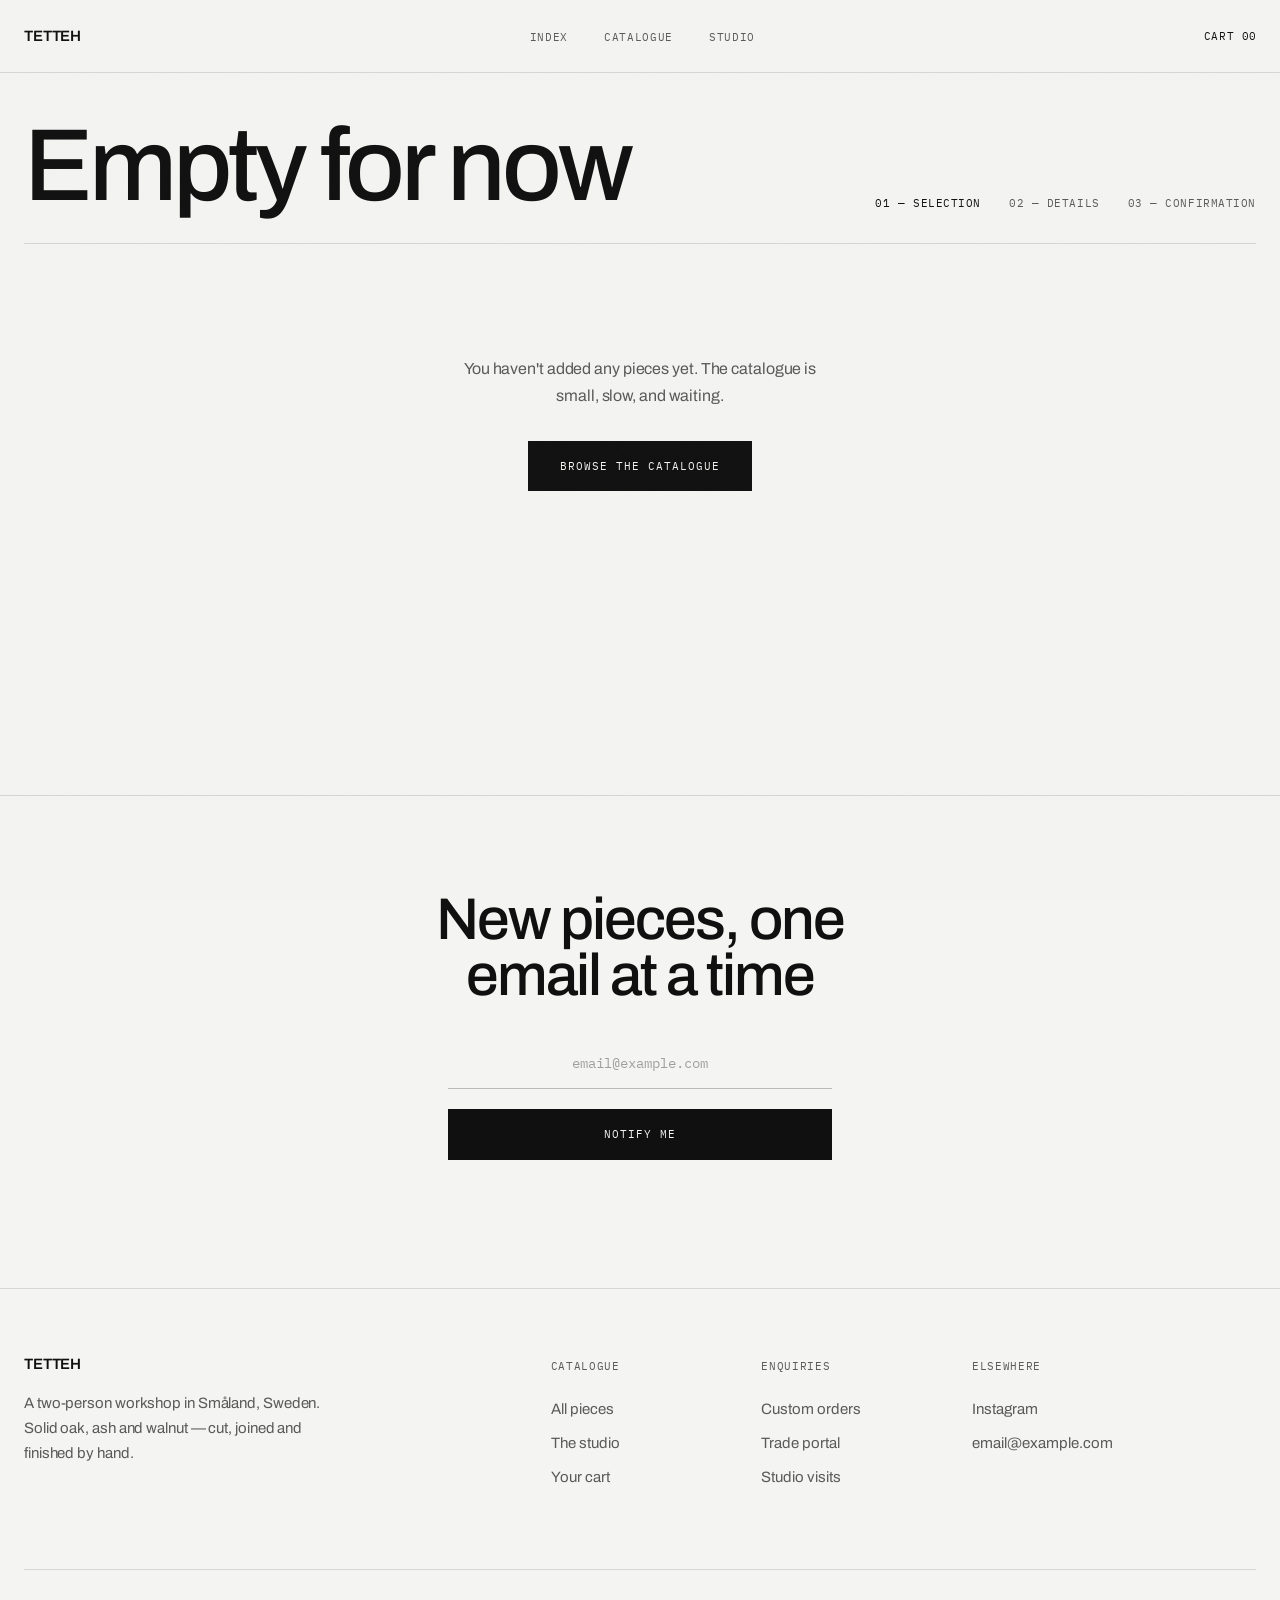
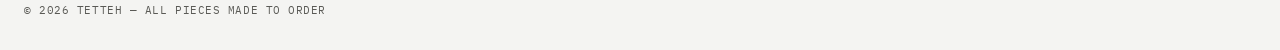
<file: cart/index.html>
<!DOCTYPE html>
<html lang="en">
  <head>
    <meta charset="utf-8">
    <meta name="viewport" content="width=device-width, initial-scale=1">
    <title>
      Your cart — TETTEH
    </title>
    <meta name="description" content="Review the pieces you've selected from the TETTEH catalogue.">
    <meta name="author" content="TETTEH">
    <meta name="theme-color" content="#f4f4f2">
    <link rel="canonical" href="https://atelier-ko-topaz.vercel.app/cart/">
    <link rel="icon" type="image/svg+xml" href="../favicon.svg">
    <meta name="robots" content="noindex,nofollow">
    <link rel="preload" href="../_astro/archivo-latin-wght-normal.E0tuGl4L.woff2" as="font" type="font/woff2" crossorigin>
    <meta property="og:title" content="Your cart — TETTEH">
    <meta property="og:description" content="Review the pieces you've selected from the TETTEH catalogue.">
    <meta property="og:site_name" content="TETTEH">
    <meta property="og:type" content="website">
    <meta property="og:url" content="https://atelier-ko-topaz.vercel.app/cart/">
    <meta property="og:image" content="https://atelier-ko-topaz.vercel.app/og-image.png">
    <meta property="og:image:width" content="1200">
    <meta property="og:image:height" content="630">
    <meta property="og:image:alt" content="TETTEH — hand-carved furniture from the northern woods">
    <meta name="twitter:card" content="summary_large_image">
    <meta name="twitter:title" content="Your cart — TETTEH">
    <meta name="twitter:description" content="Review the pieces you've selected from the TETTEH catalogue.">
    <meta name="twitter:image" content="https://atelier-ko-topaz.vercel.app/og-image.png">
    <meta name="twitter:image:alt" content="TETTEH — hand-carved furniture from the northern woods">
    <script>
      // Opt in to scroll motion before first paint, so revealed elements are
      // never briefly visible. Without this flag every [data-reveal] target
      // renders in its final state.
      if (
        window.matchMedia("(prefers-reduced-motion: reduce)").matches === false &&
        "IntersectionObserver" in window
      ) {
        document.documentElement.dataset.motion = "on";
      }
    </script>
    <script>
      (() => {
        const storageKey = "atelier-ko-cart";
      
        function readCart() {
          try {
            return JSON.parse(window.localStorage.getItem(storageKey) || "[]");
          } catch {
            return [];
          }
        }
      
        function writeCart(items) {
          window.localStorage.setItem(storageKey, JSON.stringify(items));
          document.dispatchEvent(new CustomEvent("atelier-cart-change", { detail: items }));
        }
      
        function count(items = readCart()) {
          return items.reduce((total, item) => total + Number(item.quantity || 0), 0);
        }
      
        function updateBadges() {
          const total = count();
          document.querySelectorAll("[data-cart-count]").forEach((node) => {
            node.textContent = String(total).padStart(2, "0");
          });
          document.querySelectorAll("[data-cart-label]").forEach((node) => {
            node.setAttribute("aria-label", `Cart, ${total} ${total === 1 ? "item" : "items"}`);
          });
        }
      
        window.AtelierCart = {
          read: readCart,
          write: writeCart,
          count,
          add(slug, quantity = 1) {
            const items = readCart();
            const existing = items.find((item) => item.slug === slug);
            if (existing) {
              existing.quantity += quantity;
              writeCart(items);
              return;
            }
            writeCart([...items, { slug, quantity }]);
          },
          remove(slug) {
            writeCart(readCart().filter((item) => item.slug !== slug));
          },
          setQuantity(slug, quantity) {
            if (quantity <= 0) {
              this.remove(slug);
              return;
            }
            writeCart(readCart().map((item) => (item.slug === slug ? { ...item, quantity } : item)));
          },
          updateBadges,
        };
      
        if (document.readyState === "loading") {
          document.addEventListener("DOMContentLoaded", updateBadges);
        } else {
          updateBadges();
        }
        window.addEventListener("storage", updateBadges);
        document.addEventListener("atelier-cart-change", updateBadges);
      })();
    </script>
    <link rel="stylesheet" href="../_astro/BaseLayout.DGcUG68y.css">
  </head>
  <body>
    <a href="#main-content" class="btn btn-primary sr-only focus:not-sr-only focus:fixed focus:left-4 focus:top-4 focus:z-[100]">
      Skip to content
    </a>
    <header class="site-header sticky top-0 z-50" data-astro-cid-fzpbxy5g>
      <nav class="shell flex h-[4.5rem] items-center justify-between gap-6" aria-label="Main" data-astro-cid-fzpbxy5g>
        <a href="../index.html" class="-m-2 p-2 text-[0.9375rem] font-semibold uppercase tracking-[-0.01em] transition-colors hover:text-accent" aria-label="TETTEH, home" data-astro-cid-fzpbxy5g>
          TETTEH
        </a>
        <ul class="hidden items-center gap-9 md:flex" data-astro-cid-fzpbxy5g>
          <li data-astro-cid-fzpbxy5g>
            <a href="../index.html" class="nav-link link-mono" data-astro-cid-fzpbxy5g>
              Index
            </a>
          </li>
          <li data-astro-cid-fzpbxy5g>
            <a href="../catalog/index.html" class="nav-link link-mono" data-astro-cid-fzpbxy5g>
              Catalogue
            </a>
          </li>
          <li data-astro-cid-fzpbxy5g>
            <a href="../about/index.html" class="nav-link link-mono" data-astro-cid-fzpbxy5g>
              Studio
            </a>
          </li>
        </ul>
        <div class="flex items-center gap-1" data-astro-cid-fzpbxy5g>
          <a href="../cart/index.html" data-cart-toggle data-cart-label aria-label="Cart, 0 items" aria-expanded="false" aria-controls="cart-drawer-panel" class="link-mono -m-2 inline-flex items-center gap-2 p-2 transition-colors hover:text-accent" data-astro-cid-fzpbxy5g>
            <span class="hidden sm:inline" data-astro-cid-fzpbxy5g>
              Cart
            </span>
            <span class="mono text-[0.6875rem]" data-cart-count data-astro-cid-fzpbxy5g>
              00
            </span>
          </a>
          <button type="button" class="-mr-2 inline-flex size-10 items-center justify-center transition-colors hover:text-accent md:hidden" aria-controls="mobile-menu" aria-expanded="false" data-mobile-menu-open data-astro-cid-fzpbxy5g>
            <span class="sr-only" data-astro-cid-fzpbxy5g>
              Open menu
            </span>
            <span class="flex w-[1.125rem] flex-col gap-[5px]" aria-hidden="true" data-astro-cid-fzpbxy5g>
              <span class="h-px w-full bg-current" data-astro-cid-fzpbxy5g>
              </span>
              <span class="h-px w-full bg-current" data-astro-cid-fzpbxy5g>
              </span>
            </span>
          </button>
        </div>
      </nav>
    </header>
    <div id="mobile-menu" class="fixed inset-0 z-[60] h-dvh bg-canvas md:hidden" role="dialog" aria-modal="true" aria-label="Site menu" data-mobile-menu hidden data-astro-cid-fzpbxy5g>
      <div class="flex h-full flex-col px-[var(--gutter)] pb-8 pt-0" data-astro-cid-fzpbxy5g>
        <div class="flex h-[4.5rem] shrink-0 items-center justify-between" data-astro-cid-fzpbxy5g>
          <span class="text-[0.9375rem] font-semibold uppercase tracking-[-0.01em]" data-astro-cid-fzpbxy5g>
            Menu
          </span>
          <button type="button" class="-mr-2 inline-flex size-10 items-center justify-center transition-colors hover:text-accent" data-mobile-menu-close data-astro-cid-fzpbxy5g>
            <span class="sr-only" data-astro-cid-fzpbxy5g>
              Close menu
            </span>
            <svg width="18" height="18" viewBox="0 0 24 24" fill="none" stroke="currentColor" stroke-width="1.25" aria-hidden="true" data-astro-cid-fzpbxy5g>
              <path d="M5 5l14 14" data-astro-cid-fzpbxy5g>
              </path>
              <path d="M19 5L5 19" data-astro-cid-fzpbxy5g>
              </path>
            </svg>
          </button>
        </div>
        <ul class="mt-6 border-t border-line" data-astro-cid-fzpbxy5g>
          <li class="menu-item border-b border-line" style="--i:0" data-astro-cid-fzpbxy5g>
            <a href="../index.html" class="flex items-baseline gap-4 py-5 transition-colors hover:text-accent text-muted" data-mobile-menu-link data-astro-cid-fzpbxy5g>
              <span class="mono text-[0.6875rem] text-accent" data-astro-cid-fzpbxy5g>
                01
              </span>
              <span class="type-h3" data-astro-cid-fzpbxy5g>
                Index
              </span>
            </a>
          </li>
          <li class="menu-item border-b border-line" style="--i:1" data-astro-cid-fzpbxy5g>
            <a href="../catalog/index.html" class="flex items-baseline gap-4 py-5 transition-colors hover:text-accent text-muted" data-mobile-menu-link data-astro-cid-fzpbxy5g>
              <span class="mono text-[0.6875rem] text-accent" data-astro-cid-fzpbxy5g>
                02
              </span>
              <span class="type-h3" data-astro-cid-fzpbxy5g>
                Catalogue
              </span>
            </a>
          </li>
          <li class="menu-item border-b border-line" style="--i:2" data-astro-cid-fzpbxy5g>
            <a href="../about/index.html" class="flex items-baseline gap-4 py-5 transition-colors hover:text-accent text-muted" data-mobile-menu-link data-astro-cid-fzpbxy5g>
              <span class="mono text-[0.6875rem] text-accent" data-astro-cid-fzpbxy5g>
                03
              </span>
              <span class="type-h3" data-astro-cid-fzpbxy5g>
                Studio
              </span>
            </a>
          </li>
          <li class="menu-item border-b border-line" style="--i:3" data-astro-cid-fzpbxy5g>
            <a href="../cart/index.html" data-cart-label aria-label="Cart, 0 items" class="flex items-baseline gap-4 py-5 text-muted transition-colors hover:text-accent" data-mobile-menu-link data-astro-cid-fzpbxy5g>
              <span class="mono text-[0.6875rem] text-accent" data-astro-cid-fzpbxy5g>
                04
              </span>
              <span class="type-h3" data-astro-cid-fzpbxy5g>
                Cart
              </span>
              <span class="mono ml-auto self-center text-[0.6875rem]" data-cart-count data-astro-cid-fzpbxy5g>
                00
              </span>
            </a>
          </li>
        </ul>
        <a href="../products/oken-stool/index.html" class="menu-item group mt-auto block pt-8" style="--i:4" data-mobile-menu-link data-astro-cid-fzpbxy5g>
          <div class="overflow-hidden bg-surface" data-astro-cid-fzpbxy5g>
            <img src="../_astro/p-oken-1.B6o-BlcA_Z7g310.webp" alt="Oken Stool — Solid White Oak" loading="lazy" data-astro-cid-fzpbxy5g="true" decoding="async" width="900" height="560" class="aspect-[16/10] max-h-[28dvh] w-full object-cover transition-transform duration-[900ms] ease-out group-hover:scale-[1.04]">
          </div>
          <div class="mt-3 flex items-baseline justify-between gap-4" data-astro-cid-fzpbxy5g>
            <p class="label" data-astro-cid-fzpbxy5g>
              In the workshop — Oken Stool
            </p>
            <p class="mono text-[0.6875rem]" data-astro-cid-fzpbxy5g>
              $320
            </p>
          </div>
        </a>
      </div>
    </div>
    <div class="cart-drawer" data-cart-drawer hidden>
      <div class="cart-backdrop" data-cart-backdrop>
      </div>
      <!-- A plain div, not <aside>: role="dialog" is not permitted on an element
       whose implicit role is already complementary. -->
      <div id="cart-drawer-panel" class="cart-panel" role="dialog" aria-modal="true" aria-labelledby="cart-drawer-heading" data-cart-panel>
        <div class="cart-panel-head">
          <h2 id="cart-drawer-heading" class="text-[0.9375rem] font-semibold uppercase tracking-[-0.01em]">
            Cart
            <span class="mono text-[0.6875rem] font-normal text-muted" data-cart-count>
              00
            </span>
          </h2>
          <button type="button" class="-mr-2 inline-flex size-10 items-center justify-center transition-colors hover:text-accent" data-cart-close>
            <span class="sr-only">
              Close cart
            </span>
            <svg width="18" height="18" viewBox="0 0 24 24" fill="none" stroke="currentColor" stroke-width="1.25" aria-hidden="true">
              <path d="M5 5l14 14">
              </path>
              <path d="M19 5L5 19">
              </path>
            </svg>
          </button>
        </div>
        <div class="cart-panel-body">
          <ul data-cart-lines>
          </ul>
          <div class="py-14 text-center" data-cart-drawer-empty>
            <p class="type-body text-[0.9375rem]">
              Nothing selected yet.
            </p>
            <a href="../catalog/index.html" class="btn btn-outline mt-6 w-full" data-cart-close>
              Browse the catalogue
            </a>
          </div>
        </div>
        <div class="cart-panel-foot" data-cart-drawer-foot hidden>
          <div class="flex items-baseline justify-between gap-4">
            <span class="label">
              Subtotal
            </span>
            <span class="mono text-lg" data-cart-drawer-subtotal>
              $0
            </span>
          </div>
          <p class="mono mt-2 text-[0.625rem] uppercase tracking-[0.05em] text-muted">
            Delivery calculated at checkout
          </p>
          <a href="../cart/index.html" class="btn btn-primary mt-5 w-full">
            Checkout
          </a>
          <button type="button" class="link link-mono mx-auto mt-4 block text-muted" data-cart-close>
            Continue browsing
          </button>
        </div>
      </div>
    </div>
    <script type="application/json" id="cart-drawer-data">
      {"locale":"en-US","currency":"USD","shippingFlatRate":120,"products":[{"slug":"oken-stool","name":"Oken Stool","price":320,"meta":"Oak · Matte Hard-Wax Oil","href":"../products/oken-stool/index.html","image":"../_astro/p-oken-1.B6o-BlcA_Z2vvedI.webp"},{"slug":"arvid-chair","name":"Arvid Chair","price":840,"meta":"Ash · Soap-Treated","href":"../products/arvid-chair/index.html","image":"../_astro/p-arvid-3.BmDp2nLv_ZiQbKr.webp"},{"slug":"low-plinth-table","name":"Low Plinth Table","price":1200,"meta":"Walnut · Natural Oil","href":"../products/low-plinth-table/index.html","image":"../_astro/p-plinth-1.n3qgCCmL_7YBnu.webp"},{"slug":"monolith-bench","name":"Monolith Bench","price":1480,"meta":"Oak · Raw / Unfinished","href":"../products/monolith-bench/index.html","image":"../_astro/p-monolith-1.DKv_fRzK_Z18gs7n.webp"},{"slug":"halla-shelf","name":"Halla Shelf","price":460,"meta":"Oak · Matte Hard-Wax Oil","href":"../products/halla-shelf/index.html","image":"../_astro/p-halla-1.jzRdYSz3_Z1UALip.webp"},{"slug":"tora-desk","name":"Tora Desk","price":1980,"meta":"Walnut · Natural Oil","href":"../products/tora-desk/index.html","image":"../_astro/p-tora-1.BtjGgI1X_ZclW1w.webp"}]}
    </script>
    <script>
      (() => {
        const drawer = document.querySelector("[data-cart-drawer]");
        if (!drawer) return;
      
        const data = JSON.parse(document.getElementById("cart-drawer-data").textContent);
        const bySlug = new Map(data.products.map((product) => [product.slug, product]));
        const money = (value) =>
          new Intl.NumberFormat(data.locale, {
            style: "currency",
            currency: data.currency,
            maximumFractionDigits: 0,
          }).format(value);
      
        const list = drawer.querySelector("[data-cart-lines]");
        const empty = drawer.querySelector("[data-cart-drawer-empty]");
        const foot = drawer.querySelector("[data-cart-drawer-foot]");
        const subtotal = drawer.querySelector("[data-cart-drawer-subtotal]");
      
        function render() {
          const rows = window.AtelierCart.read()
            .map((item) => ({ item, product: bySlug.get(item.slug) }))
            .filter((row) => row.product);
      
          empty.hidden = rows.length > 0;
          foot.hidden = rows.length === 0;
          subtotal.textContent = money(
            rows.reduce((total, row) => total + row.product.price * row.item.quantity, 0),
          );
      
          list.replaceChildren();
      
          for (const { item, product } of rows) {
            const line = document.createElement("li");
            line.className = "cart-line";
            line.innerHTML = `
              <a class="block" tabindex="-1" aria-hidden="true"><img alt="" width="72" height="72" loading="lazy" /></a>
              <div class="flex min-w-0 flex-col gap-3">
                <div class="flex justify-between gap-3">
                  <div class="min-w-0">
                    <a class="link block truncate text-[0.9375rem] font-medium" data-line-name></a>
                    <p class="mono mt-1 truncate text-[0.625rem] uppercase tracking-[0.05em] text-muted" data-line-meta></p>
                  </div>
                  <span class="mono shrink-0 text-[0.8125rem]" data-line-price></span>
                </div>
                <div class="flex items-center justify-between gap-3">
                  <div class="qty qty-sm">
                    <button type="button" data-line-decrease>&minus;</button>
                    <output data-line-quantity></output>
                    <button type="button" data-line-increase>+</button>
                  </div>
                  <button type="button" class="link link-mono text-muted" data-line-remove>Remove</button>
                </div>
              </div>`;
      
            const image = line.querySelector("img");
            image.src = product.image;
            line.querySelector("a").href = product.href;
      
            const name = line.querySelector("[data-line-name]");
            name.textContent = product.name;
            name.href = product.href;
      
            line.querySelector("[data-line-meta]").textContent = product.meta;
            line.querySelector("[data-line-price]").textContent = money(product.price * item.quantity);
            line.querySelector("[data-line-quantity]").textContent = String(item.quantity);
      
            const decrease = line.querySelector("[data-line-decrease]");
            decrease.setAttribute("aria-label", `Decrease ${product.name} quantity`);
            decrease.addEventListener("click", () =>
              window.AtelierCart.setQuantity(item.slug, item.quantity - 1),
            );
      
            const increase = line.querySelector("[data-line-increase]");
            increase.setAttribute("aria-label", `Increase ${product.name} quantity`);
            increase.addEventListener("click", () =>
              window.AtelierCart.setQuantity(item.slug, item.quantity + 1),
            );
      
            const remove = line.querySelector("[data-line-remove]");
            remove.setAttribute("aria-label", `Remove ${product.name} from cart`);
            remove.addEventListener("click", () => window.AtelierCart.remove(item.slug));
      
            list.appendChild(line);
          }
        }
      
        document.addEventListener("atelier-cart-change", render);
        render();
      })();
    </script>
    <script>
      (() => {
        const menu = document.querySelector("[data-mobile-menu]");
        const openButton = document.querySelector("[data-mobile-menu-open]");
        const closeButton = document.querySelector("[data-mobile-menu-close]");
      
        if (!menu || !openButton || !closeButton) return;
      
        const focusableSelector = "a[href],button:not([disabled]),input:not([disabled]),[tabindex]:not([tabindex='-1'])";
        let lastFocused = null;
      
        function getFocusable() {
          return Array.from(menu.querySelectorAll(focusableSelector)).filter((node) => node.offsetParent !== null);
        }
      
        function openMenu() {
          lastFocused = document.activeElement;
          menu.hidden = false;
          openButton.setAttribute("aria-expanded", "true");
          document.documentElement.style.overflow = "hidden";
          closeButton.focus({ preventScroll: true });
        }
      
        function closeMenu({ restoreFocus = true } = {}) {
          menu.hidden = true;
          openButton.setAttribute("aria-expanded", "false");
          document.documentElement.style.overflow = "";
          if (restoreFocus && lastFocused) lastFocused.focus({ preventScroll: true });
        }
      
        openButton.addEventListener("click", openMenu);
        closeButton.addEventListener("click", () => closeMenu());
      
        menu.querySelectorAll("[data-mobile-menu-link]").forEach((link) => {
          link.addEventListener("click", () => closeMenu({ restoreFocus: false }));
        });
      
        document.addEventListener("keydown", (event) => {
          if (menu.hidden) return;
      
          if (event.key === "Escape") {
            event.preventDefault();
            closeMenu();
            return;
          }
      
          if (event.key !== "Tab") return;
      
          const focusable = getFocusable();
          const first = focusable[0];
          const last = focusable[focusable.length - 1];
          if (!first || !last) return;
      
          if (event.shiftKey && document.activeElement === first) {
            event.preventDefault();
            last.focus();
          } else if (!event.shiftKey && document.activeElement === last) {
            event.preventDefault();
            first.focus();
          }
        });
      
        window.addEventListener("resize", () => {
          if (!menu.hidden && window.matchMedia("(min-width: 768px)").matches) {
            closeMenu({ restoreFocus: false });
          }
        });
      })();
    </script>
    <main id="main-content" class="shell py-12">
      <header class="flex flex-wrap items-end justify-between gap-x-8 gap-y-6 border-b border-line pb-8">
        <h1 class="type-h1" data-cart-title>
          Empty for now
        </h1>
        <ol class="mono hidden gap-7 text-[0.6875rem] uppercase tracking-[0.05em] md:flex">
          <li data-cart-step="cart">
            01 — Selection
          </li>
          <li data-cart-step="details">
            02 — Details
          </li>
          <li class="text-muted">
            03 — Confirmation
          </li>
        </ol>
      </header>
      <div class="py-28 text-center" data-cart-empty>
        <p class="type-body mx-auto max-w-[42ch]">
          You haven't added any pieces yet. The catalogue is small, slow, and waiting.
        </p>
        <a href="../catalog/index.html" class="btn btn-primary mt-8">
          Browse the catalogue
        </a>
      </div>
      <div class="hidden grid-cols-1 items-start gap-x-12 gap-y-12 pt-10 lg:grid-cols-12" data-cart-filled>
        <section class="lg:col-span-7" aria-label="Selected pieces">
          <ul class="border-t border-line" data-cart-list aria-live="polite">
          </ul>
          <form id="checkout-form" class="hidden space-y-12" data-checkout-form novalidate>
            <fieldset>
              <legend class="label">
                Contact
              </legend>
              <div class="mt-5">
                <label class="field-label" for="checkout-email">
                  Email address
                </label>
                <input id="checkout-email" name="email" type="email" required autocomplete="email" placeholder="email@example.com" class="field mono">
              </div>
            </fieldset>
            <fieldset>
              <legend class="label">
                Delivery
              </legend>
              <div class="mt-5 grid gap-6 sm:grid-cols-2">
                <div>
                  <label class="field-label" for="checkout-first">
                    First name
                  </label>
                  <input id="checkout-first" name="firstName" required autocomplete="given-name" placeholder="Astrid" class="field mono">
                </div>
                <div>
                  <label class="field-label" for="checkout-last">
                    Last name
                  </label>
                  <input id="checkout-last" name="lastName" required autocomplete="family-name" placeholder="Lindgren" class="field mono">
                </div>
                <div class="sm:col-span-2">
                  <label class="field-label" for="checkout-address">
                    Street address
                  </label>
                  <input id="checkout-address" name="address" required autocomplete="street-address" placeholder="Storgatan 12" class="field mono">
                </div>
                <div>
                  <label class="field-label" for="checkout-city">
                    City
                  </label>
                  <input id="checkout-city" name="city" required autocomplete="address-level2" placeholder="Växjö" class="field mono">
                </div>
                <div>
                  <label class="field-label" for="checkout-postcode">
                    Postcode
                  </label>
                  <input id="checkout-postcode" name="postalCode" required autocomplete="postal-code" placeholder="352 31" class="field mono">
                </div>
              </div>
            </fieldset>
            <fieldset>
              <legend class="label">
                Payment
              </legend>
              <div class="mt-5 grid gap-6 sm:grid-cols-2">
                <div class="sm:col-span-2">
                  <label class="field-label" for="checkout-card">
                    Card number
                  </label>
                  <input id="checkout-card" name="cardNumber" required inputmode="numeric" autocomplete="cc-number" placeholder="4242 4242 4242 4242" maxlength="19" data-card-number class="field mono">
                </div>
                <div>
                  <label class="field-label" for="checkout-expiry">
                    Expiry
                  </label>
                  <input id="checkout-expiry" name="cardExpiry" required inputmode="numeric" autocomplete="cc-exp" placeholder="08 / 28" maxlength="7" data-card-expiry class="field mono">
                </div>
                <div>
                  <label class="field-label" for="checkout-cvc">
                    CVC
                  </label>
                  <input id="checkout-cvc" name="cardCvc" required inputmode="numeric" autocomplete="cc-csc" placeholder="123" maxlength="3" data-card-cvc class="field mono">
                </div>
              </div>
            </fieldset>
          </form>
        </section>
        <aside class="border-t border-line pt-6 lg:sticky lg:top-28 lg:col-span-5" aria-label="Order summary">
          <h2 class="label">
            Order summary
          </h2>
          <dl class="mono mt-6 text-[0.8125rem]">
            <div class="flex justify-between border-b border-line py-3">
              <dt class="text-muted">
                Subtotal
              </dt>
              <dd data-cart-subtotal>
                $0
              </dd>
            </div>
            <div class="flex justify-between border-b border-line py-3">
              <dt class="text-muted">
                White-glove delivery
              </dt>
              <dd data-cart-shipping>
                $0
              </dd>
            </div>
            <div class="flex items-baseline justify-between pt-5">
              <dt class="label">
                Total
              </dt>
              <dd class="mono text-2xl" data-cart-total>
                $0
              </dd>
            </div>
          </dl>
          <button type="button" class="btn btn-primary mt-8 w-full" data-cart-primary>
            Continue to details
          </button>
          <button type="button" class="link link-mono mt-5 hidden text-muted" data-cart-back>
            Back to selection
          </button>
          <p class="type-body mt-8 border-t border-line pt-6 text-[0.8125rem]">
            Each piece is signed and dated. Pieces are wrapped in unbleached cotton and shipped in reusable wooden crates. Returned crates earn a small credit toward your next order.
          </p>
        </aside>
      </div>
      <template data-product-template="oken-stool">
        <li class="flex gap-6 border-b border-line py-6" data-cart-row="oken-stool">
          <a href="../products/oken-stool/index.html" class="block size-24 shrink-0 overflow-hidden bg-surface md:size-28" tabindex="-1" aria-hidden="true">
            <img src="../_astro/p-oken-1.B6o-BlcA_20WNEu.webp" alt loading="eager" decoding="async" width="320" height="320" class="h-full w-full object-cover">
          </a>
          <div class="flex min-w-0 flex-1 flex-col justify-between gap-4">
            <div class="flex justify-between gap-4">
              <div class="min-w-0">
                <a href="../products/oken-stool/index.html" class="link text-[0.9375rem] font-medium">
                  Oken Stool
                </a>
                <p class="mono mt-1.5 text-[0.6875rem] uppercase tracking-[0.05em] text-muted">
                  Oak · Matte Hard-Wax Oil
                </p>
                <p class="mono mt-1 text-[0.6875rem] uppercase tracking-[0.05em] text-muted">
                  Lead time 4–6 Weeks
                </p>
              </div>
              <span class="mono whitespace-nowrap text-[0.8125rem]" data-row-line-price>
                $320
              </span>
            </div>
            <div class="flex items-center justify-between gap-4">
              <div class="qty qty-sm">
                <button type="button" data-cart-action="decrease" aria-label="Decrease Oken Stool quantity">
                  −
                </button>
                <output data-row-quantity>
                  1
                </output>
                <button type="button" data-cart-action="increase" aria-label="Increase Oken Stool quantity">
                  +
                </button>
              </div>
              <button type="button" class="link link-mono text-muted" data-cart-action="remove" aria-label="Remove Oken Stool from cart">
                Remove
              </button>
            </div>
          </div>
        </li>
      </template>
      <template data-product-template="arvid-chair">
        <li class="flex gap-6 border-b border-line py-6" data-cart-row="arvid-chair">
          <a href="../products/arvid-chair/index.html" class="block size-24 shrink-0 overflow-hidden bg-surface md:size-28" tabindex="-1" aria-hidden="true">
            <img src="../_astro/p-arvid-3.BmDp2nLv_13VJEs.webp" alt loading="eager" decoding="async" width="320" height="320" class="h-full w-full object-cover">
          </a>
          <div class="flex min-w-0 flex-1 flex-col justify-between gap-4">
            <div class="flex justify-between gap-4">
              <div class="min-w-0">
                <a href="../products/arvid-chair/index.html" class="link text-[0.9375rem] font-medium">
                  Arvid Chair
                </a>
                <p class="mono mt-1.5 text-[0.6875rem] uppercase tracking-[0.05em] text-muted">
                  Ash · Soap-Treated
                </p>
                <p class="mono mt-1 text-[0.6875rem] uppercase tracking-[0.05em] text-muted">
                  Lead time 6–8 Weeks
                </p>
              </div>
              <span class="mono whitespace-nowrap text-[0.8125rem]" data-row-line-price>
                $840
              </span>
            </div>
            <div class="flex items-center justify-between gap-4">
              <div class="qty qty-sm">
                <button type="button" data-cart-action="decrease" aria-label="Decrease Arvid Chair quantity">
                  −
                </button>
                <output data-row-quantity>
                  1
                </output>
                <button type="button" data-cart-action="increase" aria-label="Increase Arvid Chair quantity">
                  +
                </button>
              </div>
              <button type="button" class="link link-mono text-muted" data-cart-action="remove" aria-label="Remove Arvid Chair from cart">
                Remove
              </button>
            </div>
          </div>
        </li>
      </template>
      <template data-product-template="low-plinth-table">
        <li class="flex gap-6 border-b border-line py-6" data-cart-row="low-plinth-table">
          <a href="../products/low-plinth-table/index.html" class="block size-24 shrink-0 overflow-hidden bg-surface md:size-28" tabindex="-1" aria-hidden="true">
            <img src="../_astro/p-plinth-1.n3qgCCmL_cG0Xu.webp" alt loading="eager" decoding="async" width="320" height="320" class="h-full w-full object-cover">
          </a>
          <div class="flex min-w-0 flex-1 flex-col justify-between gap-4">
            <div class="flex justify-between gap-4">
              <div class="min-w-0">
                <a href="../products/low-plinth-table/index.html" class="link text-[0.9375rem] font-medium">
                  Low Plinth Table
                </a>
                <p class="mono mt-1.5 text-[0.6875rem] uppercase tracking-[0.05em] text-muted">
                  Walnut · Natural Oil
                </p>
                <p class="mono mt-1 text-[0.6875rem] uppercase tracking-[0.05em] text-muted">
                  Lead time 8–10 Weeks
                </p>
              </div>
              <span class="mono whitespace-nowrap text-[0.8125rem]" data-row-line-price>
                $1,200
              </span>
            </div>
            <div class="flex items-center justify-between gap-4">
              <div class="qty qty-sm">
                <button type="button" data-cart-action="decrease" aria-label="Decrease Low Plinth Table quantity">
                  −
                </button>
                <output data-row-quantity>
                  1
                </output>
                <button type="button" data-cart-action="increase" aria-label="Increase Low Plinth Table quantity">
                  +
                </button>
              </div>
              <button type="button" class="link link-mono text-muted" data-cart-action="remove" aria-label="Remove Low Plinth Table from cart">
                Remove
              </button>
            </div>
          </div>
        </li>
      </template>
      <template data-product-template="monolith-bench">
        <li class="flex gap-6 border-b border-line py-6" data-cart-row="monolith-bench">
          <a href="../products/monolith-bench/index.html" class="block size-24 shrink-0 overflow-hidden bg-surface md:size-28" tabindex="-1" aria-hidden="true">
            <img src="../_astro/p-monolith-1.DKv_fRzK_ZWwrco.webp" alt loading="eager" decoding="async" width="320" height="320" class="h-full w-full object-cover">
          </a>
          <div class="flex min-w-0 flex-1 flex-col justify-between gap-4">
            <div class="flex justify-between gap-4">
              <div class="min-w-0">
                <a href="../products/monolith-bench/index.html" class="link text-[0.9375rem] font-medium">
                  Monolith Bench
                </a>
                <p class="mono mt-1.5 text-[0.6875rem] uppercase tracking-[0.05em] text-muted">
                  Oak · Raw / Unfinished
                </p>
                <p class="mono mt-1 text-[0.6875rem] uppercase tracking-[0.05em] text-muted">
                  Lead time 8 Weeks
                </p>
              </div>
              <span class="mono whitespace-nowrap text-[0.8125rem]" data-row-line-price>
                $1,480
              </span>
            </div>
            <div class="flex items-center justify-between gap-4">
              <div class="qty qty-sm">
                <button type="button" data-cart-action="decrease" aria-label="Decrease Monolith Bench quantity">
                  −
                </button>
                <output data-row-quantity>
                  1
                </output>
                <button type="button" data-cart-action="increase" aria-label="Increase Monolith Bench quantity">
                  +
                </button>
              </div>
              <button type="button" class="link link-mono text-muted" data-cart-action="remove" aria-label="Remove Monolith Bench from cart">
                Remove
              </button>
            </div>
          </div>
        </li>
      </template>
      <template data-product-template="halla-shelf">
        <li class="flex gap-6 border-b border-line py-6" data-cart-row="halla-shelf">
          <a href="../products/halla-shelf/index.html" class="block size-24 shrink-0 overflow-hidden bg-surface md:size-28" tabindex="-1" aria-hidden="true">
            <img src="../_astro/p-halla-1.jzRdYSz3_ZxMORv.webp" alt loading="eager" decoding="async" width="320" height="320" class="h-full w-full object-cover">
          </a>
          <div class="flex min-w-0 flex-1 flex-col justify-between gap-4">
            <div class="flex justify-between gap-4">
              <div class="min-w-0">
                <a href="../products/halla-shelf/index.html" class="link text-[0.9375rem] font-medium">
                  Halla Shelf
                </a>
                <p class="mono mt-1.5 text-[0.6875rem] uppercase tracking-[0.05em] text-muted">
                  Oak · Matte Hard-Wax Oil
                </p>
                <p class="mono mt-1 text-[0.6875rem] uppercase tracking-[0.05em] text-muted">
                  Lead time 3–4 Weeks
                </p>
              </div>
              <span class="mono whitespace-nowrap text-[0.8125rem]" data-row-line-price>
                $460
              </span>
            </div>
            <div class="flex items-center justify-between gap-4">
              <div class="qty qty-sm">
                <button type="button" data-cart-action="decrease" aria-label="Decrease Halla Shelf quantity">
                  −
                </button>
                <output data-row-quantity>
                  1
                </output>
                <button type="button" data-cart-action="increase" aria-label="Increase Halla Shelf quantity">
                  +
                </button>
              </div>
              <button type="button" class="link link-mono text-muted" data-cart-action="remove" aria-label="Remove Halla Shelf from cart">
                Remove
              </button>
            </div>
          </div>
        </li>
      </template>
      <template data-product-template="tora-desk">
        <li class="flex gap-6 border-b border-line py-6" data-cart-row="tora-desk">
          <a href="../products/tora-desk/index.html" class="block size-24 shrink-0 overflow-hidden bg-surface md:size-28" tabindex="-1" aria-hidden="true">
            <img src="../_astro/p-tora-1.BtjGgI1X_ZK52Wf.webp" alt loading="eager" decoding="async" width="320" height="320" class="h-full w-full object-cover">
          </a>
          <div class="flex min-w-0 flex-1 flex-col justify-between gap-4">
            <div class="flex justify-between gap-4">
              <div class="min-w-0">
                <a href="../products/tora-desk/index.html" class="link text-[0.9375rem] font-medium">
                  Tora Desk
                </a>
                <p class="mono mt-1.5 text-[0.6875rem] uppercase tracking-[0.05em] text-muted">
                  Walnut · Natural Oil
                </p>
                <p class="mono mt-1 text-[0.6875rem] uppercase tracking-[0.05em] text-muted">
                  Lead time 10 Weeks
                </p>
              </div>
              <span class="mono whitespace-nowrap text-[0.8125rem]" data-row-line-price>
                $1,980
              </span>
            </div>
            <div class="flex items-center justify-between gap-4">
              <div class="qty qty-sm">
                <button type="button" data-cart-action="decrease" aria-label="Decrease Tora Desk quantity">
                  −
                </button>
                <output data-row-quantity>
                  1
                </output>
                <button type="button" data-cart-action="increase" aria-label="Increase Tora Desk quantity">
                  +
                </button>
              </div>
              <button type="button" class="link link-mono text-muted" data-cart-action="remove" aria-label="Remove Tora Desk from cart">
                Remove
              </button>
            </div>
          </div>
        </li>
      </template>
    </main>
    <script type="application/json" id="cart-data">
      {"locale":"en-US","currency":"USD","shippingFlatRate":120,"products":[{"slug":"oken-stool","name":"Oken Stool","collection":"Collection 01 — Seating","category":"Seating","material":"Oak","price":320,"shortDescription":"Solid White Oak","description":"Designed by our lead craftsman, the Oken stool features traditional wedge-tenon joints that will remain stable for generations. Each piece is hand-finished with a natural wax oil to preserve the breathability of the wood.","dimensions":"Ø 32 × H 45 cm","finish":"Matte Hard-Wax Oil","leadTime":"4–6 Weeks"},{"slug":"arvid-chair","name":"Arvid Chair","collection":"Collection 01 — Seating","category":"Seating","material":"Ash","price":840,"shortDescription":"Curved Ash","description":"A single sculpted shell of steam-bent ash, the Arvid Chair traces the silhouette of the body. Each chair is shaped over a custom form and finished in our Småland workshop.","dimensions":"W 54 × D 56 × H 92 cm","finish":"Soap-Treated","leadTime":"6–8 Weeks"},{"slug":"low-plinth-table","name":"Low Plinth Table","collection":"Collection 02 — Tables","category":"Tables","material":"Walnut","price":1200,"shortDescription":"American Walnut","description":"A low, generous slab of figured American walnut rests on softly chamfered legs. Quiet enough to disappear, present enough to anchor the room.","dimensions":"L 140 × W 70 × H 36 cm","finish":"Natural Oil","leadTime":"8–10 Weeks"},{"slug":"monolith-bench","name":"Monolith Bench","collection":"Collection 01 — Seating","category":"Seating","material":"Oak","price":1480,"shortDescription":"Quarter-sawn Oak","description":"A single quarter-sawn oak plank, tapered legs, no hardware. The Monolith Bench is an exercise in restraint — every line earned, every joint hand-cut.","dimensions":"L 180 × W 36 × H 44 cm","finish":"Raw / Unfinished","leadTime":"8 Weeks"},{"slug":"halla-shelf","name":"Halla Shelf","collection":"Collection 03 — Storage","category":"Storage","material":"Oak","price":460,"shortDescription":"Floating Oak Shelf","description":"A patient shelf. Mounted with concealed brackets that vanish into the wall, the Halla Shelf carries books, ceramics, and afternoon light in equal measure.","dimensions":"L 90 × D 22 × H 4 cm","finish":"Matte Hard-Wax Oil","leadTime":"3–4 Weeks"},{"slug":"tora-desk","name":"Tora Desk","collection":"Collection 02 — Tables","category":"Tables","material":"Walnut","price":1980,"shortDescription":"Architectural Walnut Desk","description":"A study in proportion and restraint. The Tora Desk pairs a generous walnut surface with angular tapered legs and a single whisper-thin drawer — no hardware, only precision. Designed as a quiet architectural anchor for the workspace.","dimensions":"L 130 × W 62 × H 74 cm","finish":"Natural Oil","leadTime":"10 Weeks"}]}
    </script>
    <script>
      (() => {
        const cartData = JSON.parse(document.getElementById("cart-data").textContent);
        const productsBySlug = new Map(cartData.products.map((product) => [product.slug, product]));
        const formatPrice = (value) =>
          new Intl.NumberFormat(cartData.locale, {
            style: "currency",
            currency: cartData.currency,
            maximumFractionDigits: 0,
          }).format(value);
      
        const title = document.querySelector("[data-cart-title]");
        const empty = document.querySelector("[data-cart-empty]");
        const filled = document.querySelector("[data-cart-filled]");
        const list = document.querySelector("[data-cart-list]");
        const form = document.querySelector("[data-checkout-form]");
        const primary = document.querySelector("[data-cart-primary]");
        const back = document.querySelector("[data-cart-back]");
        const subtotalNode = document.querySelector("[data-cart-subtotal]");
        const shippingNode = document.querySelector("[data-cart-shipping]");
        const totalNode = document.querySelector("[data-cart-total]");
        const stepCart = document.querySelector('[data-cart-step="cart"]');
        const stepDetails = document.querySelector('[data-cart-step="details"]');
        const cardNumber = document.querySelector("[data-card-number]");
        const cardExpiry = document.querySelector("[data-card-expiry]");
        const cardCvc = document.querySelector("[data-card-cvc]");
        let step = "cart";
      
        const digitsOnly = (value, maxLength) => value.replace(/\D/g, "").slice(0, maxLength);
        const formatCardNumber = (value) => digitsOnly(value, 16).replace(/(.{4})/g, "$1 ").trim();
      
        function formatExpiry(value) {
          const digits = digitsOnly(value, 4);
          return digits.length <= 2 ? digits : `${digits.slice(0, 2)} / ${digits.slice(2)}`;
        }
      
        function knownRows() {
          return window.AtelierCart.read()
            .map((item) => ({ item, product: productsBySlug.get(item.slug) }))
            .filter((row) => row.product);
        }
      
        function render() {
          const rows = knownRows();
          const subtotal = rows.reduce((total, row) => total + row.product.price * row.item.quantity, 0);
          const shipping = rows.length > 0 ? cartData.shippingFlatRate : 0;
          const total = subtotal + shipping;
      
          if (rows.length === 0) step = "cart";
      
          title.textContent =
            rows.length === 0 ? "Empty for now" : step === "cart" ? "Review your selection" : "A few details";
          empty.classList.toggle("hidden", rows.length !== 0);
          filled.classList.toggle("hidden", rows.length === 0);
          filled.classList.toggle("grid", rows.length !== 0);
          list.classList.toggle("hidden", step !== "cart");
          form.classList.toggle("hidden", step !== "details");
          primary.textContent = step === "cart" ? "Continue to details" : `Reserve — ${formatPrice(total)}`;
          back.classList.toggle("hidden", step !== "details");
          stepCart.classList.toggle("text-muted", step !== "cart");
          stepDetails.classList.toggle("text-muted", step !== "details");
      
          subtotalNode.textContent = formatPrice(subtotal);
          shippingNode.textContent = formatPrice(shipping);
          totalNode.textContent = formatPrice(total);
      
          list.replaceChildren();
          rows.forEach(({ item, product }) => {
            const template = document.querySelector(`template[data-product-template="${item.slug}"]`);
            const row = template.content.firstElementChild.cloneNode(true);
            row.querySelector("[data-row-quantity]").textContent = String(item.quantity);
            row.querySelector("[data-row-line-price]").textContent = formatPrice(product.price * item.quantity);
            row
              .querySelector('[data-cart-action="decrease"]')
              .addEventListener("click", () => window.AtelierCart.setQuantity(item.slug, item.quantity - 1));
            row
              .querySelector('[data-cart-action="increase"]')
              .addEventListener("click", () => window.AtelierCart.setQuantity(item.slug, item.quantity + 1));
            row
              .querySelector('[data-cart-action="remove"]')
              .addEventListener("click", () => window.AtelierCart.remove(item.slug));
            list.appendChild(row);
          });
        }
      
        primary.addEventListener("click", () => {
          if (step === "cart") {
            step = "details";
            render();
            return;
          }
          form.requestSubmit();
        });
      
        back.addEventListener("click", () => {
          step = "cart";
          render();
        });
      
        form.addEventListener("submit", (event) => {
          event.preventDefault();
          if (!form.checkValidity()) {
            form.reportValidity();
            return;
          }
          window.alert("Checkout is a design preview — payment is not connected.");
        });
      
        cardNumber.addEventListener("input", () => (cardNumber.value = formatCardNumber(cardNumber.value)));
        cardExpiry.addEventListener("input", () => (cardExpiry.value = formatExpiry(cardExpiry.value)));
        cardCvc.addEventListener("input", () => (cardCvc.value = digitsOnly(cardCvc.value, 3)));
      
        document.addEventListener("atelier-cart-change", render);
        render();
      })();
    </script>
    <footer id="studio" class="mt-24 border-t border-line md:mt-36">
      <section class="shell border-b border-line py-16 md:py-24" aria-labelledby="newsletter-heading">
        <div class="mx-auto max-w-[34rem] text-center" data-reveal>
          <h2 id="newsletter-heading" class="type-h2">
            New pieces, one email at a time
          </h2>
          <form class="mx-auto mt-9 max-w-[24rem]" data-newsletter-form novalidate>
            <label class="sr-only" for="newsletter-email">
              Email address
            </label>
            <div class="newsletter-field">
              <input id="newsletter-email" name="email" type="email" required autocomplete="email" placeholder="email@example.com">
            </div>
            <button type="submit" class="btn btn-primary mt-5 w-full" data-newsletter-button>
              Notify me
            </button>
            <p class="mono mt-4 min-h-[1rem] text-[0.6875rem] text-accent" data-newsletter-status role="status">
            </p>
          </form>
        </div>
      </section>
      <div class="shell pt-16">
        <div class="grid gap-12 md:grid-cols-12 md:gap-8">
          <div class="md:col-span-5">
            <p class="text-[0.9375rem] font-semibold uppercase tracking-[-0.01em]">
              TETTEH
            </p>
            <p class="type-body mt-4 max-w-[34ch] text-[0.9375rem]">
              A two-person workshop in Småland, Sweden. Solid oak, ash and walnut — cut, joined and finished by hand.
            </p>
          </div>
          <nav class="md:col-span-2 md:last:col-span-3" aria-label="Catalogue">
            <h2 class="label">
              Catalogue
            </h2>
            <ul class="mt-5 space-y-2.5">
              <li>
                <a href="../catalog/index.html" class="link text-[0.9375rem] text-muted">
                  All pieces
                </a>
              </li>
              <li>
                <a href="../about/index.html" class="link text-[0.9375rem] text-muted">
                  The studio
                </a>
              </li>
              <li>
                <a href="../cart/index.html" class="link text-[0.9375rem] text-muted">
                  Your cart
                </a>
              </li>
            </ul>
          </nav>
          <nav class="md:col-span-2 md:last:col-span-3" aria-label="Enquiries">
            <h2 class="label">
              Enquiries
            </h2>
            <ul class="mt-5 space-y-2.5">
              <li>
                <a href="../about/index.html" class="link text-[0.9375rem] text-muted">
                  Custom orders
                </a>
              </li>
              <li>
                <a href="../about/index.html" class="link text-[0.9375rem] text-muted">
                  Trade portal
                </a>
              </li>
              <li>
                <a href="../about/index.html" class="link text-[0.9375rem] text-muted">
                  Studio visits
                </a>
              </li>
            </ul>
          </nav>
          <nav class="md:col-span-2 md:last:col-span-3" aria-label="Elsewhere">
            <h2 class="label">
              Elsewhere
            </h2>
            <ul class="mt-5 space-y-2.5">
              <li>
                <a href="https://www.instagram.com/" class="link text-[0.9375rem] text-muted">
                  Instagram
                </a>
              </li>
              <li>
                <a href="mailto:email@example.com" class="link text-[0.9375rem] text-muted">
                  email@example.com
                </a>
              </li>
            </ul>
          </nav>
        </div>
        <div class="mt-20 border-t border-line py-8">
          <p class="mono text-[0.6875rem] uppercase tracking-[0.05em] text-muted">
            © 2026 TETTEH — all pieces made to order
          </p>
        </div>
      </div>
    </footer>
    <script>
      (() => {
        const form = document.querySelector("[data-newsletter-form]");
        if (!form) return;
      
        const button = form.querySelector("[data-newsletter-button]");
        const status = form.querySelector("[data-newsletter-status]");
      
        form.addEventListener("submit", (event) => {
          event.preventDefault();
      
          if (!form.checkValidity()) {
            status.textContent = "Please enter a valid email address.";
            form.reportValidity();
            return;
          }
      
          button.disabled = true;
          button.textContent = "Saving";
          window.setTimeout(() => {
            form.reset();
            button.disabled = false;
            button.textContent = "Notify me";
            status.textContent = "You're on the list. We'll be in touch.";
          }, 450);
        });
      })();
    </script>
    <script>
      // Cart drawer. The panel lives once in the header, so open/close is
      // delegated from the document. Any element with `data-cart-toggle` opens
      // it and any `data-cart-close` closes it, which means pages never wire up
      // their own handlers. Without JavaScript the header cart stays an
      // ordinary link to /cart and this never runs.
      (() => {
        const drawer = document.querySelector("[data-cart-drawer]");
        if (!drawer) return;
      
        const panel = drawer.querySelector("[data-cart-panel]");
        const focusableSelector =
          "a[href],button:not([disabled]),input:not([disabled]),[tabindex]:not([tabindex='-1'])";
        let lastFocused = null;
      
        function setOpen(open) {
          drawer.hidden = !open;
          document.documentElement.style.overflow = open ? "hidden" : "";
          document.querySelectorAll("[data-cart-toggle]").forEach((toggle) => {
            toggle.setAttribute("aria-expanded", String(open));
          });
      
          if (open) {
            lastFocused = document.activeElement;
            panel.querySelector("[data-cart-close]")?.focus({ preventScroll: true });
          } else if (lastFocused) {
            lastFocused.focus({ preventScroll: true });
          }
        }
      
        window.AtelierCart.openDrawer = () => setOpen(true);
      
        document.addEventListener("click", (event) => {
          const target = event.target instanceof Element ? event.target : null;
          if (!target) return;
      
          if (target.closest("[data-cart-toggle]")) {
            event.preventDefault();
            setOpen(drawer.hidden);
          } else if (target.closest("[data-cart-close]") || target.matches("[data-cart-backdrop]")) {
            setOpen(false);
          }
        });
      
        // Any control with `data-add-to-cart` adds its product and opens the
        // panel, so the drawer is the confirmation rather than a label swap.
        document.addEventListener("click", (event) => {
          const button = event.target instanceof Element && event.target.closest("[data-add-to-cart]");
          if (!button) return;
      
          const quantity = Number(button.dataset.addQuantity || 1);
          window.AtelierCart.add(button.dataset.addToCart, Math.max(1, quantity));
          setOpen(true);
        });
      
        document.addEventListener("keydown", (event) => {
          if (drawer.hidden) return;
      
          if (event.key === "Escape") {
            event.preventDefault();
            setOpen(false);
            return;
          }
      
          if (event.key !== "Tab") return;
      
          const focusable = Array.from(panel.querySelectorAll(focusableSelector)).filter(
            (node) => node.offsetParent !== null,
          );
          const first = focusable[0];
          const last = focusable[focusable.length - 1];
          if (!first || !last) return;
      
          if (event.shiftKey && document.activeElement === first) {
            event.preventDefault();
            last.focus();
          } else if (!event.shiftKey && document.activeElement === last) {
            event.preventDefault();
            first.focus();
          }
        });
      })();
    </script>
    <script>
      // Scroll reveals. Each target unobserves itself after firing once, so the
      // observer costs nothing after the first pass down the page.
      (() => {
        if (document.documentElement.dataset.motion !== "on") return;
      
        const observer = new IntersectionObserver(
          (entries) => {
            for (const entry of entries) {
              if (!entry.isIntersecting) continue;
              entry.target.classList.add("is-in");
              observer.unobserve(entry.target);
            }
          },
          { rootMargin: "0px 0px -8% 0px", threshold: 0 },
        );
      
        const observeAll = () => {
          document.querySelectorAll("[data-reveal]:not(.is-in)").forEach((node) => observer.observe(node));
        };
      
        if (document.readyState === "loading") {
          document.addEventListener("DOMContentLoaded", observeAll);
        } else {
          observeAll();
        }
      })();
    </script>
  </body>
</html>
</file>
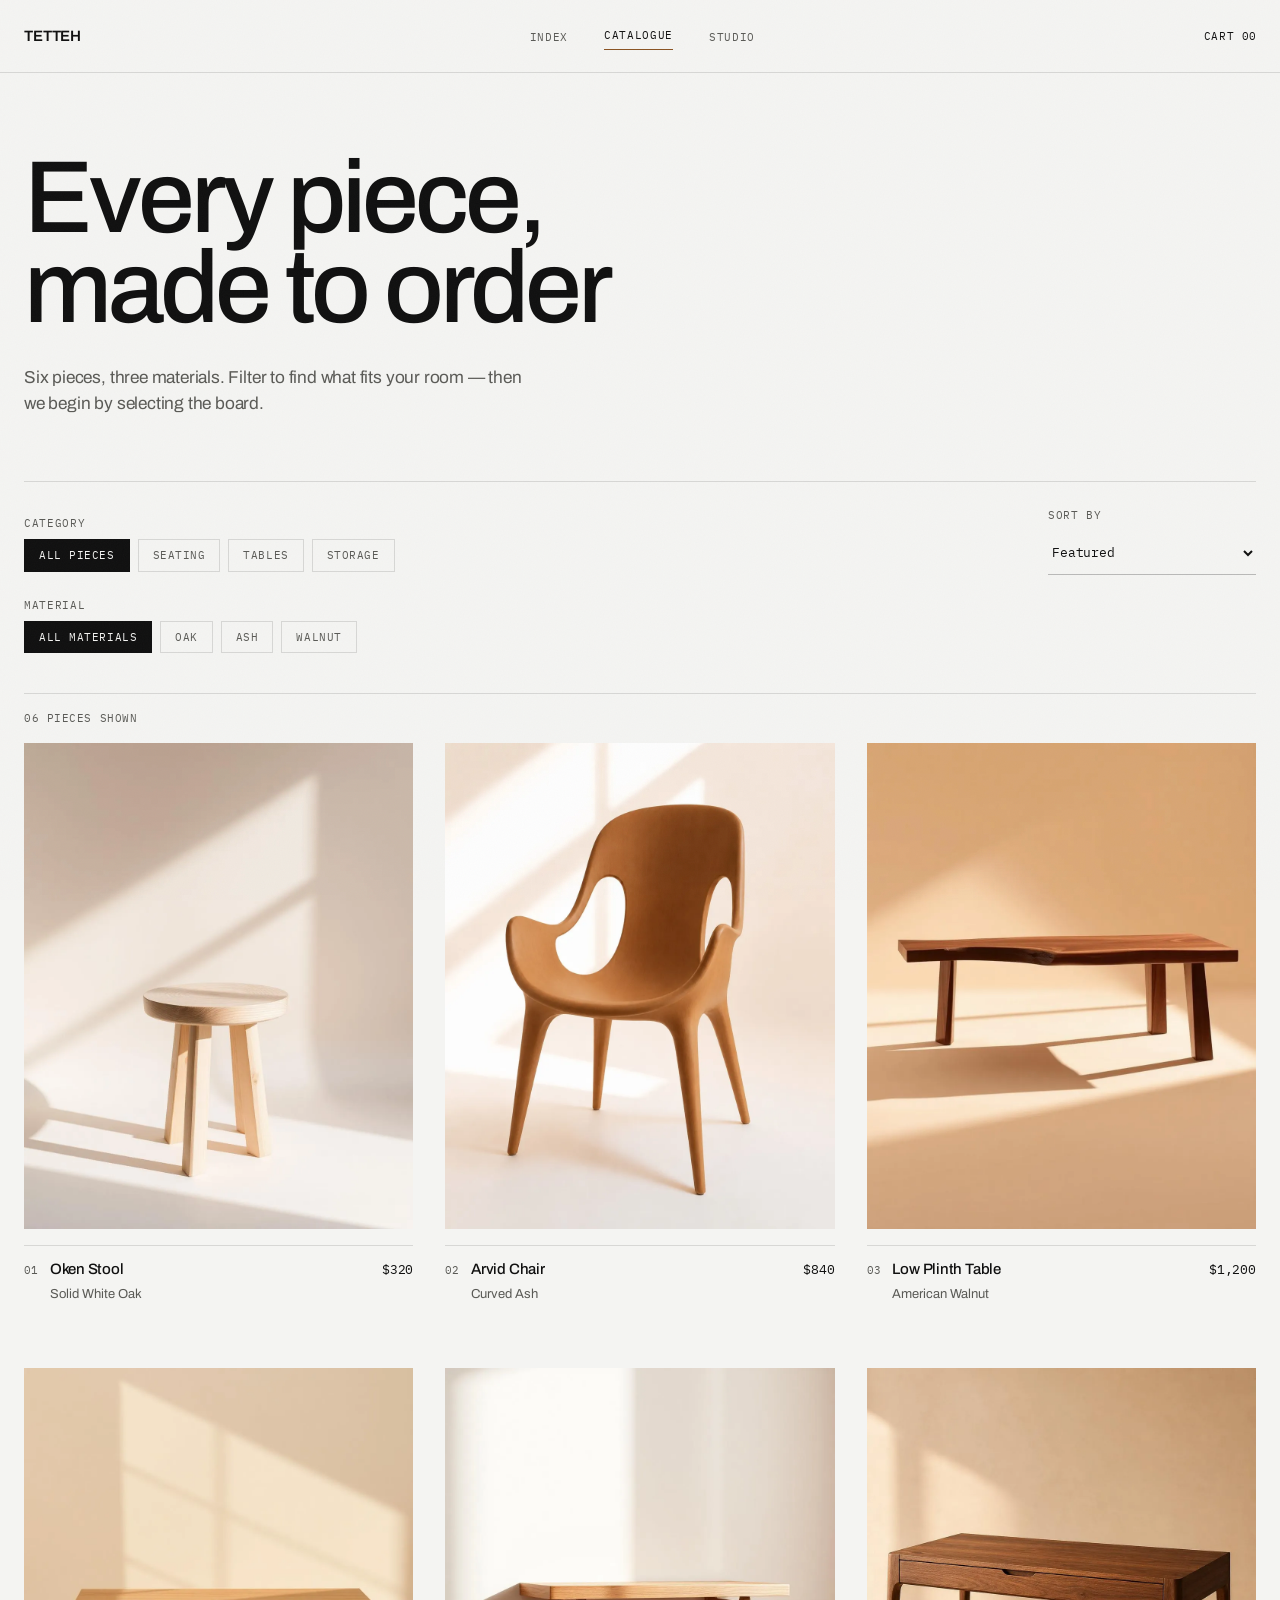
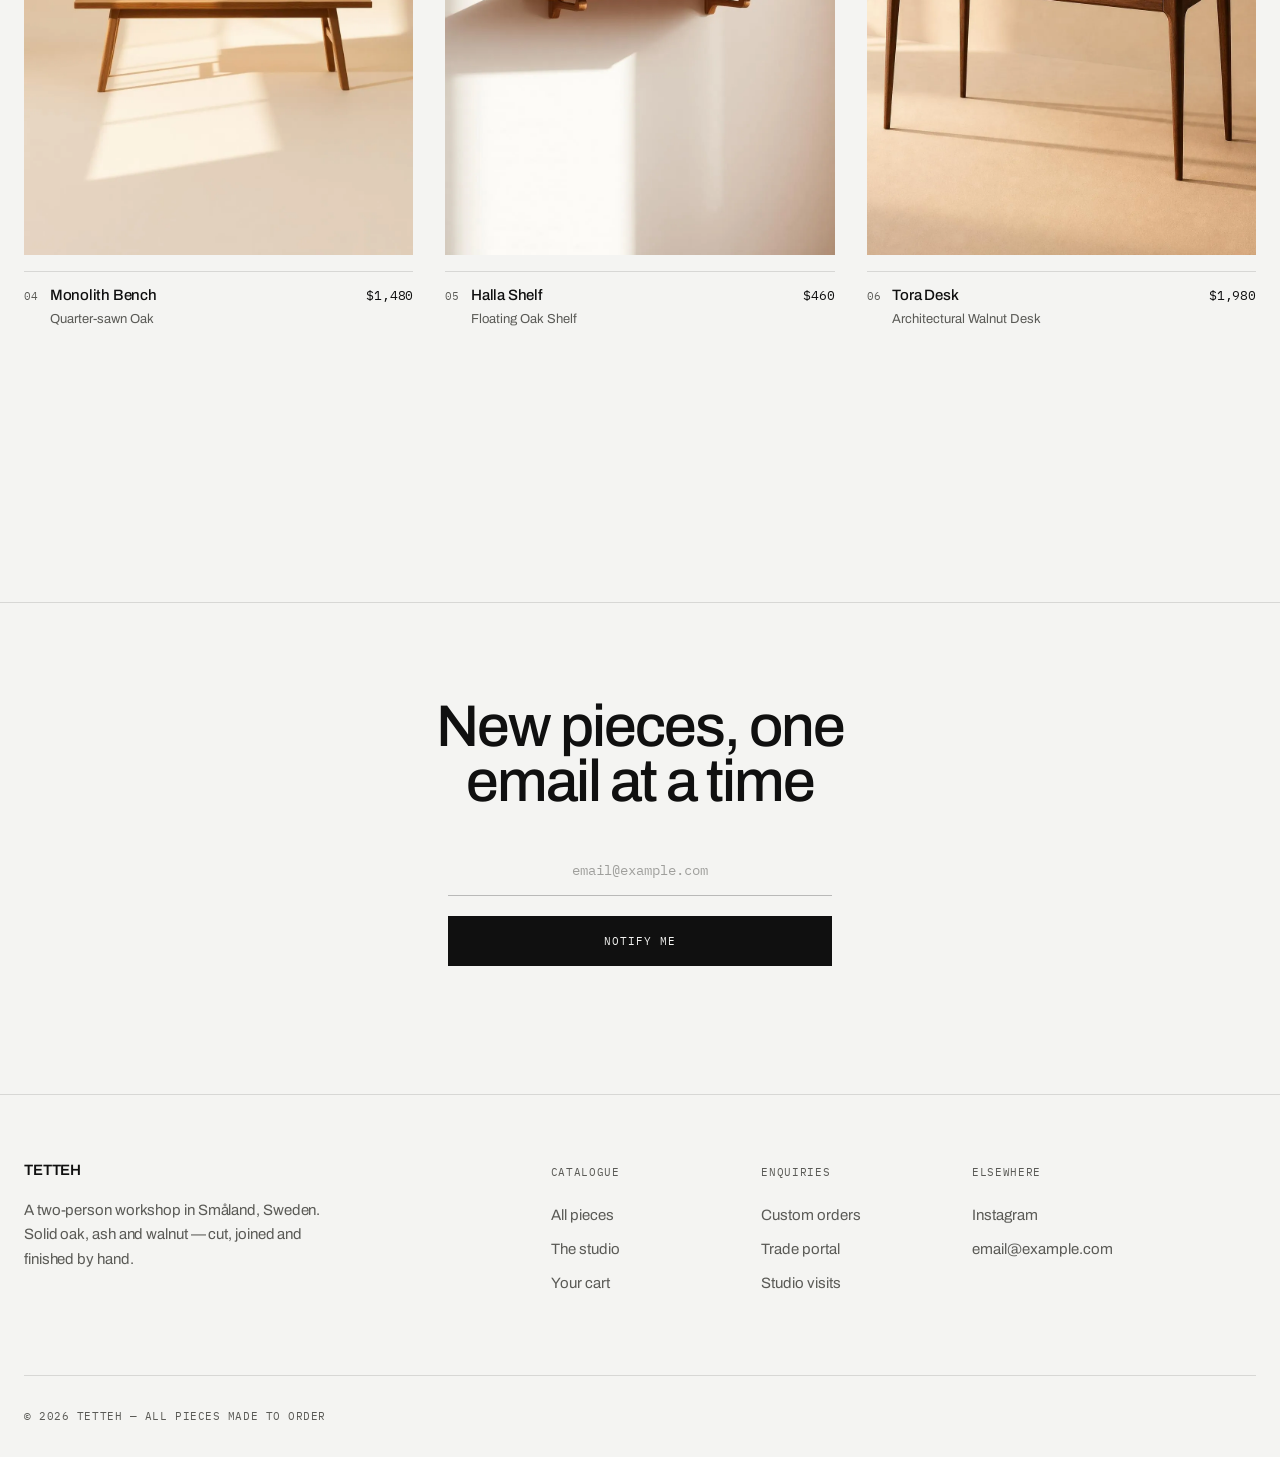
<file: catalog/index.html>
<!DOCTYPE html>
<html lang="en">
  <head>
    <meta charset="utf-8">
    <meta name="viewport" content="width=device-width, initial-scale=1">
    <title>
      The Catalogue — TETTEH
    </title>
    <meta name="description" content="Browse every piece in the TETTEH catalogue. Filter by category and material — solid oak, ash, walnut. Hand-built to order.">
    <meta name="author" content="TETTEH">
    <meta name="theme-color" content="#f4f4f2">
    <link rel="canonical" href="https://atelier-ko-topaz.vercel.app/catalog/">
    <link rel="icon" type="image/svg+xml" href="../favicon.svg">
    <link rel="preload" href="../_astro/archivo-latin-wght-normal.E0tuGl4L.woff2" as="font" type="font/woff2" crossorigin>
    <meta property="og:title" content="The Catalogue — TETTEH">
    <meta property="og:description" content="Browse every piece in the TETTEH catalogue. Filter by category and material — solid oak, ash, walnut. Hand-built to order.">
    <meta property="og:site_name" content="TETTEH">
    <meta property="og:type" content="website">
    <meta property="og:url" content="https://atelier-ko-topaz.vercel.app/catalog/">
    <meta property="og:image" content="https://atelier-ko-topaz.vercel.app/og-image.png">
    <meta property="og:image:width" content="1200">
    <meta property="og:image:height" content="630">
    <meta property="og:image:alt" content="TETTEH — hand-carved furniture from the northern woods">
    <meta name="twitter:card" content="summary_large_image">
    <meta name="twitter:title" content="The Catalogue — TETTEH">
    <meta name="twitter:description" content="Browse every piece in the TETTEH catalogue. Filter by category and material — solid oak, ash, walnut. Hand-built to order.">
    <meta name="twitter:image" content="https://atelier-ko-topaz.vercel.app/og-image.png">
    <meta name="twitter:image:alt" content="TETTEH — hand-carved furniture from the northern woods">
    <script>
      // Opt in to scroll motion before first paint, so revealed elements are
      // never briefly visible. Without this flag every [data-reveal] target
      // renders in its final state.
      if (
        window.matchMedia("(prefers-reduced-motion: reduce)").matches === false &&
        "IntersectionObserver" in window
      ) {
        document.documentElement.dataset.motion = "on";
      }
    </script>
    <script>
      (() => {
        const storageKey = "atelier-ko-cart";
      
        function readCart() {
          try {
            return JSON.parse(window.localStorage.getItem(storageKey) || "[]");
          } catch {
            return [];
          }
        }
      
        function writeCart(items) {
          window.localStorage.setItem(storageKey, JSON.stringify(items));
          document.dispatchEvent(new CustomEvent("atelier-cart-change", { detail: items }));
        }
      
        function count(items = readCart()) {
          return items.reduce((total, item) => total + Number(item.quantity || 0), 0);
        }
      
        function updateBadges() {
          const total = count();
          document.querySelectorAll("[data-cart-count]").forEach((node) => {
            node.textContent = String(total).padStart(2, "0");
          });
          document.querySelectorAll("[data-cart-label]").forEach((node) => {
            node.setAttribute("aria-label", `Cart, ${total} ${total === 1 ? "item" : "items"}`);
          });
        }
      
        window.AtelierCart = {
          read: readCart,
          write: writeCart,
          count,
          add(slug, quantity = 1) {
            const items = readCart();
            const existing = items.find((item) => item.slug === slug);
            if (existing) {
              existing.quantity += quantity;
              writeCart(items);
              return;
            }
            writeCart([...items, { slug, quantity }]);
          },
          remove(slug) {
            writeCart(readCart().filter((item) => item.slug !== slug));
          },
          setQuantity(slug, quantity) {
            if (quantity <= 0) {
              this.remove(slug);
              return;
            }
            writeCart(readCart().map((item) => (item.slug === slug ? { ...item, quantity } : item)));
          },
          updateBadges,
        };
      
        if (document.readyState === "loading") {
          document.addEventListener("DOMContentLoaded", updateBadges);
        } else {
          updateBadges();
        }
        window.addEventListener("storage", updateBadges);
        document.addEventListener("atelier-cart-change", updateBadges);
      })();
    </script>
    <link rel="stylesheet" href="../_astro/BaseLayout.DGcUG68y.css">
    <style>
      .product-card-meta[data-astro-cid-4fhpls6h]{border-top:1px solid var(--line);transition:border-top-color .4s var(--ease-out-quart)}.product-card[data-astro-cid-4fhpls6h]:hover .product-card-meta[data-astro-cid-4fhpls6h],.product-card[data-astro-cid-4fhpls6h]:focus-visible .product-card-meta[data-astro-cid-4fhpls6h]{border-top-color:var(--accent)}
    </style>
  </head>
  <body>
    <a href="#main-content" class="btn btn-primary sr-only focus:not-sr-only focus:fixed focus:left-4 focus:top-4 focus:z-[100]">
      Skip to content
    </a>
    <header class="site-header sticky top-0 z-50" data-astro-cid-fzpbxy5g>
      <nav class="shell flex h-[4.5rem] items-center justify-between gap-6" aria-label="Main" data-astro-cid-fzpbxy5g>
        <a href="../index.html" class="-m-2 p-2 text-[0.9375rem] font-semibold uppercase tracking-[-0.01em] transition-colors hover:text-accent" aria-label="TETTEH, home" data-astro-cid-fzpbxy5g>
          TETTEH
        </a>
        <ul class="hidden items-center gap-9 md:flex" data-astro-cid-fzpbxy5g>
          <li data-astro-cid-fzpbxy5g>
            <a href="../index.html" class="nav-link link-mono" data-astro-cid-fzpbxy5g>
              Index
            </a>
          </li>
          <li data-astro-cid-fzpbxy5g>
            <a href="../catalog/index.html" class="nav-link link-mono is-current" aria-current="page" data-astro-cid-fzpbxy5g>
              Catalogue
            </a>
          </li>
          <li data-astro-cid-fzpbxy5g>
            <a href="../about/index.html" class="nav-link link-mono" data-astro-cid-fzpbxy5g>
              Studio
            </a>
          </li>
        </ul>
        <div class="flex items-center gap-1" data-astro-cid-fzpbxy5g>
          <a href="../cart/index.html" data-cart-toggle data-cart-label aria-label="Cart, 0 items" aria-expanded="false" aria-controls="cart-drawer-panel" class="link-mono -m-2 inline-flex items-center gap-2 p-2 transition-colors hover:text-accent" data-astro-cid-fzpbxy5g>
            <span class="hidden sm:inline" data-astro-cid-fzpbxy5g>
              Cart
            </span>
            <span class="mono text-[0.6875rem]" data-cart-count data-astro-cid-fzpbxy5g>
              00
            </span>
          </a>
          <button type="button" class="-mr-2 inline-flex size-10 items-center justify-center transition-colors hover:text-accent md:hidden" aria-controls="mobile-menu" aria-expanded="false" data-mobile-menu-open data-astro-cid-fzpbxy5g>
            <span class="sr-only" data-astro-cid-fzpbxy5g>
              Open menu
            </span>
            <span class="flex w-[1.125rem] flex-col gap-[5px]" aria-hidden="true" data-astro-cid-fzpbxy5g>
              <span class="h-px w-full bg-current" data-astro-cid-fzpbxy5g>
              </span>
              <span class="h-px w-full bg-current" data-astro-cid-fzpbxy5g>
              </span>
            </span>
          </button>
        </div>
      </nav>
    </header>
    <div id="mobile-menu" class="fixed inset-0 z-[60] h-dvh bg-canvas md:hidden" role="dialog" aria-modal="true" aria-label="Site menu" data-mobile-menu hidden data-astro-cid-fzpbxy5g>
      <div class="flex h-full flex-col px-[var(--gutter)] pb-8 pt-0" data-astro-cid-fzpbxy5g>
        <div class="flex h-[4.5rem] shrink-0 items-center justify-between" data-astro-cid-fzpbxy5g>
          <span class="text-[0.9375rem] font-semibold uppercase tracking-[-0.01em]" data-astro-cid-fzpbxy5g>
            Menu
          </span>
          <button type="button" class="-mr-2 inline-flex size-10 items-center justify-center transition-colors hover:text-accent" data-mobile-menu-close data-astro-cid-fzpbxy5g>
            <span class="sr-only" data-astro-cid-fzpbxy5g>
              Close menu
            </span>
            <svg width="18" height="18" viewBox="0 0 24 24" fill="none" stroke="currentColor" stroke-width="1.25" aria-hidden="true" data-astro-cid-fzpbxy5g>
              <path d="M5 5l14 14" data-astro-cid-fzpbxy5g>
              </path>
              <path d="M19 5L5 19" data-astro-cid-fzpbxy5g>
              </path>
            </svg>
          </button>
        </div>
        <ul class="mt-6 border-t border-line" data-astro-cid-fzpbxy5g>
          <li class="menu-item border-b border-line" style="--i:0" data-astro-cid-fzpbxy5g>
            <a href="../index.html" class="flex items-baseline gap-4 py-5 transition-colors hover:text-accent text-muted" data-mobile-menu-link data-astro-cid-fzpbxy5g>
              <span class="mono text-[0.6875rem] text-accent" data-astro-cid-fzpbxy5g>
                01
              </span>
              <span class="type-h3" data-astro-cid-fzpbxy5g>
                Index
              </span>
            </a>
          </li>
          <li class="menu-item border-b border-line" style="--i:1" data-astro-cid-fzpbxy5g>
            <a href="../catalog/index.html" class="flex items-baseline gap-4 py-5 transition-colors hover:text-accent" aria-current="page" data-mobile-menu-link data-astro-cid-fzpbxy5g>
              <span class="mono text-[0.6875rem] text-accent" data-astro-cid-fzpbxy5g>
                02
              </span>
              <span class="type-h3" data-astro-cid-fzpbxy5g>
                Catalogue
              </span>
            </a>
          </li>
          <li class="menu-item border-b border-line" style="--i:2" data-astro-cid-fzpbxy5g>
            <a href="../about/index.html" class="flex items-baseline gap-4 py-5 transition-colors hover:text-accent text-muted" data-mobile-menu-link data-astro-cid-fzpbxy5g>
              <span class="mono text-[0.6875rem] text-accent" data-astro-cid-fzpbxy5g>
                03
              </span>
              <span class="type-h3" data-astro-cid-fzpbxy5g>
                Studio
              </span>
            </a>
          </li>
          <li class="menu-item border-b border-line" style="--i:3" data-astro-cid-fzpbxy5g>
            <a href="../cart/index.html" data-cart-label aria-label="Cart, 0 items" class="flex items-baseline gap-4 py-5 text-muted transition-colors hover:text-accent" data-mobile-menu-link data-astro-cid-fzpbxy5g>
              <span class="mono text-[0.6875rem] text-accent" data-astro-cid-fzpbxy5g>
                04
              </span>
              <span class="type-h3" data-astro-cid-fzpbxy5g>
                Cart
              </span>
              <span class="mono ml-auto self-center text-[0.6875rem]" data-cart-count data-astro-cid-fzpbxy5g>
                00
              </span>
            </a>
          </li>
        </ul>
        <a href="../products/oken-stool/index.html" class="menu-item group mt-auto block pt-8" style="--i:4" data-mobile-menu-link data-astro-cid-fzpbxy5g>
          <div class="overflow-hidden bg-surface" data-astro-cid-fzpbxy5g>
            <img src="../_astro/p-oken-1.B6o-BlcA_Z7g310.webp" alt="Oken Stool — Solid White Oak" loading="lazy" data-astro-cid-fzpbxy5g="true" decoding="async" width="900" height="560" class="aspect-[16/10] max-h-[28dvh] w-full object-cover transition-transform duration-[900ms] ease-out group-hover:scale-[1.04]">
          </div>
          <div class="mt-3 flex items-baseline justify-between gap-4" data-astro-cid-fzpbxy5g>
            <p class="label" data-astro-cid-fzpbxy5g>
              In the workshop — Oken Stool
            </p>
            <p class="mono text-[0.6875rem]" data-astro-cid-fzpbxy5g>
              $320
            </p>
          </div>
        </a>
      </div>
    </div>
    <div class="cart-drawer" data-cart-drawer hidden>
      <div class="cart-backdrop" data-cart-backdrop>
      </div>
      <!-- A plain div, not <aside>: role="dialog" is not permitted on an element
       whose implicit role is already complementary. -->
      <div id="cart-drawer-panel" class="cart-panel" role="dialog" aria-modal="true" aria-labelledby="cart-drawer-heading" data-cart-panel>
        <div class="cart-panel-head">
          <h2 id="cart-drawer-heading" class="text-[0.9375rem] font-semibold uppercase tracking-[-0.01em]">
            Cart
            <span class="mono text-[0.6875rem] font-normal text-muted" data-cart-count>
              00
            </span>
          </h2>
          <button type="button" class="-mr-2 inline-flex size-10 items-center justify-center transition-colors hover:text-accent" data-cart-close>
            <span class="sr-only">
              Close cart
            </span>
            <svg width="18" height="18" viewBox="0 0 24 24" fill="none" stroke="currentColor" stroke-width="1.25" aria-hidden="true">
              <path d="M5 5l14 14">
              </path>
              <path d="M19 5L5 19">
              </path>
            </svg>
          </button>
        </div>
        <div class="cart-panel-body">
          <ul data-cart-lines>
          </ul>
          <div class="py-14 text-center" data-cart-drawer-empty>
            <p class="type-body text-[0.9375rem]">
              Nothing selected yet.
            </p>
            <a href="../catalog/index.html" class="btn btn-outline mt-6 w-full" data-cart-close>
              Browse the catalogue
            </a>
          </div>
        </div>
        <div class="cart-panel-foot" data-cart-drawer-foot hidden>
          <div class="flex items-baseline justify-between gap-4">
            <span class="label">
              Subtotal
            </span>
            <span class="mono text-lg" data-cart-drawer-subtotal>
              $0
            </span>
          </div>
          <p class="mono mt-2 text-[0.625rem] uppercase tracking-[0.05em] text-muted">
            Delivery calculated at checkout
          </p>
          <a href="../cart/index.html" class="btn btn-primary mt-5 w-full">
            Checkout
          </a>
          <button type="button" class="link link-mono mx-auto mt-4 block text-muted" data-cart-close>
            Continue browsing
          </button>
        </div>
      </div>
    </div>
    <script type="application/json" id="cart-drawer-data">
      {"locale":"en-US","currency":"USD","shippingFlatRate":120,"products":[{"slug":"oken-stool","name":"Oken Stool","price":320,"meta":"Oak · Matte Hard-Wax Oil","href":"../products/oken-stool/index.html","image":"../_astro/p-oken-1.B6o-BlcA_Z2vvedI.webp"},{"slug":"arvid-chair","name":"Arvid Chair","price":840,"meta":"Ash · Soap-Treated","href":"../products/arvid-chair/index.html","image":"../_astro/p-arvid-3.BmDp2nLv_ZiQbKr.webp"},{"slug":"low-plinth-table","name":"Low Plinth Table","price":1200,"meta":"Walnut · Natural Oil","href":"../products/low-plinth-table/index.html","image":"../_astro/p-plinth-1.n3qgCCmL_7YBnu.webp"},{"slug":"monolith-bench","name":"Monolith Bench","price":1480,"meta":"Oak · Raw / Unfinished","href":"../products/monolith-bench/index.html","image":"../_astro/p-monolith-1.DKv_fRzK_Z18gs7n.webp"},{"slug":"halla-shelf","name":"Halla Shelf","price":460,"meta":"Oak · Matte Hard-Wax Oil","href":"../products/halla-shelf/index.html","image":"../_astro/p-halla-1.jzRdYSz3_Z1UALip.webp"},{"slug":"tora-desk","name":"Tora Desk","price":1980,"meta":"Walnut · Natural Oil","href":"../products/tora-desk/index.html","image":"../_astro/p-tora-1.BtjGgI1X_ZclW1w.webp"}]}
    </script>
    <script>
      (() => {
        const drawer = document.querySelector("[data-cart-drawer]");
        if (!drawer) return;
      
        const data = JSON.parse(document.getElementById("cart-drawer-data").textContent);
        const bySlug = new Map(data.products.map((product) => [product.slug, product]));
        const money = (value) =>
          new Intl.NumberFormat(data.locale, {
            style: "currency",
            currency: data.currency,
            maximumFractionDigits: 0,
          }).format(value);
      
        const list = drawer.querySelector("[data-cart-lines]");
        const empty = drawer.querySelector("[data-cart-drawer-empty]");
        const foot = drawer.querySelector("[data-cart-drawer-foot]");
        const subtotal = drawer.querySelector("[data-cart-drawer-subtotal]");
      
        function render() {
          const rows = window.AtelierCart.read()
            .map((item) => ({ item, product: bySlug.get(item.slug) }))
            .filter((row) => row.product);
      
          empty.hidden = rows.length > 0;
          foot.hidden = rows.length === 0;
          subtotal.textContent = money(
            rows.reduce((total, row) => total + row.product.price * row.item.quantity, 0),
          );
      
          list.replaceChildren();
      
          for (const { item, product } of rows) {
            const line = document.createElement("li");
            line.className = "cart-line";
            line.innerHTML = `
              <a class="block" tabindex="-1" aria-hidden="true"><img alt="" width="72" height="72" loading="lazy" /></a>
              <div class="flex min-w-0 flex-col gap-3">
                <div class="flex justify-between gap-3">
                  <div class="min-w-0">
                    <a class="link block truncate text-[0.9375rem] font-medium" data-line-name></a>
                    <p class="mono mt-1 truncate text-[0.625rem] uppercase tracking-[0.05em] text-muted" data-line-meta></p>
                  </div>
                  <span class="mono shrink-0 text-[0.8125rem]" data-line-price></span>
                </div>
                <div class="flex items-center justify-between gap-3">
                  <div class="qty qty-sm">
                    <button type="button" data-line-decrease>&minus;</button>
                    <output data-line-quantity></output>
                    <button type="button" data-line-increase>+</button>
                  </div>
                  <button type="button" class="link link-mono text-muted" data-line-remove>Remove</button>
                </div>
              </div>`;
      
            const image = line.querySelector("img");
            image.src = product.image;
            line.querySelector("a").href = product.href;
      
            const name = line.querySelector("[data-line-name]");
            name.textContent = product.name;
            name.href = product.href;
      
            line.querySelector("[data-line-meta]").textContent = product.meta;
            line.querySelector("[data-line-price]").textContent = money(product.price * item.quantity);
            line.querySelector("[data-line-quantity]").textContent = String(item.quantity);
      
            const decrease = line.querySelector("[data-line-decrease]");
            decrease.setAttribute("aria-label", `Decrease ${product.name} quantity`);
            decrease.addEventListener("click", () =>
              window.AtelierCart.setQuantity(item.slug, item.quantity - 1),
            );
      
            const increase = line.querySelector("[data-line-increase]");
            increase.setAttribute("aria-label", `Increase ${product.name} quantity`);
            increase.addEventListener("click", () =>
              window.AtelierCart.setQuantity(item.slug, item.quantity + 1),
            );
      
            const remove = line.querySelector("[data-line-remove]");
            remove.setAttribute("aria-label", `Remove ${product.name} from cart`);
            remove.addEventListener("click", () => window.AtelierCart.remove(item.slug));
      
            list.appendChild(line);
          }
        }
      
        document.addEventListener("atelier-cart-change", render);
        render();
      })();
    </script>
    <script>
      (() => {
        const menu = document.querySelector("[data-mobile-menu]");
        const openButton = document.querySelector("[data-mobile-menu-open]");
        const closeButton = document.querySelector("[data-mobile-menu-close]");
      
        if (!menu || !openButton || !closeButton) return;
      
        const focusableSelector = "a[href],button:not([disabled]),input:not([disabled]),[tabindex]:not([tabindex='-1'])";
        let lastFocused = null;
      
        function getFocusable() {
          return Array.from(menu.querySelectorAll(focusableSelector)).filter((node) => node.offsetParent !== null);
        }
      
        function openMenu() {
          lastFocused = document.activeElement;
          menu.hidden = false;
          openButton.setAttribute("aria-expanded", "true");
          document.documentElement.style.overflow = "hidden";
          closeButton.focus({ preventScroll: true });
        }
      
        function closeMenu({ restoreFocus = true } = {}) {
          menu.hidden = true;
          openButton.setAttribute("aria-expanded", "false");
          document.documentElement.style.overflow = "";
          if (restoreFocus && lastFocused) lastFocused.focus({ preventScroll: true });
        }
      
        openButton.addEventListener("click", openMenu);
        closeButton.addEventListener("click", () => closeMenu());
      
        menu.querySelectorAll("[data-mobile-menu-link]").forEach((link) => {
          link.addEventListener("click", () => closeMenu({ restoreFocus: false }));
        });
      
        document.addEventListener("keydown", (event) => {
          if (menu.hidden) return;
      
          if (event.key === "Escape") {
            event.preventDefault();
            closeMenu();
            return;
          }
      
          if (event.key !== "Tab") return;
      
          const focusable = getFocusable();
          const first = focusable[0];
          const last = focusable[focusable.length - 1];
          if (!first || !last) return;
      
          if (event.shiftKey && document.activeElement === first) {
            event.preventDefault();
            last.focus();
          } else if (!event.shiftKey && document.activeElement === last) {
            event.preventDefault();
            first.focus();
          }
        });
      
        window.addEventListener("resize", () => {
          if (!menu.hidden && window.matchMedia("(min-width: 768px)").matches) {
            closeMenu({ restoreFocus: false });
          }
        });
      })();
    </script>
    <main id="main-content">
      <section class="shell pb-12 pt-12 md:pb-16 md:pt-20">
        <h1 class="type-h1 hero-in max-w-[12ch]">
          Every piece, made to order
        </h1>
        <p class="type-lead hero-in mt-8 max-w-[52ch]" style="--reveal-delay:120ms">
          Six pieces, three materials. Filter to find what fits your room — then we begin by selecting the board.
        </p>
      </section>
      <div class="shell pb-32">
        <section class="border-t border-line pb-10 pt-7" aria-label="Filter and sort the catalogue">
          <div class="flex flex-col gap-7 lg:flex-row lg:items-start lg:justify-between">
            <div class="space-y-5">
              <div data-filter-group="category">
                <p class="label mb-2.5" id="filter-category">
                  Category
                </p>
                <div class="flex flex-wrap items-center gap-2" role="group" aria-labelledby="filter-category">
                  <button class="chip" type="button" data-filter-value="all" aria-pressed="true">
                    All pieces
                  </button>
                  <button class="chip" type="button" data-filter-value="Seating" aria-pressed="false">
                    Seating
                  </button>
                  <button class="chip" type="button" data-filter-value="Tables" aria-pressed="false">
                    Tables
                  </button>
                  <button class="chip" type="button" data-filter-value="Storage" aria-pressed="false">
                    Storage
                  </button>
                </div>
              </div>
              <div data-filter-group="material">
                <p class="label mb-2.5" id="filter-material">
                  Material
                </p>
                <div class="flex flex-wrap items-center gap-2" role="group" aria-labelledby="filter-material">
                  <button class="chip" type="button" data-filter-value="all" aria-pressed="true">
                    All materials
                  </button>
                  <button class="chip" type="button" data-filter-value="Oak" aria-pressed="false">
                    Oak
                  </button>
                  <button class="chip" type="button" data-filter-value="Ash" aria-pressed="false">
                    Ash
                  </button>
                  <button class="chip" type="button" data-filter-value="Walnut" aria-pressed="false">
                    Walnut
                  </button>
                </div>
              </div>
            </div>
            <div class="shrink-0">
              <label class="label mb-2.5 block" for="catalog-sort">
                Sort by
              </label>
              <select id="catalog-sort" class="field mono w-full text-[0.8125rem] lg:w-52" data-catalog-sort>
                <option value="featured">
                  Featured
                </option>
                <option value="price-asc">
                  Price — low to high
                </option>
                <option value="price-desc">
                  Price — high to low
                </option>
              </select>
            </div>
          </div>
        </section>
        <p class="mono border-t border-line py-4 text-[0.6875rem] uppercase tracking-[0.05em] text-muted" aria-live="polite">
          <span data-catalog-count>
            06
          </span>
          &#32;
          <span data-catalog-count-label>
            pieces
          </span>
          &#32;shown
        </p>
        <p class="type-h3 hidden py-32 text-center text-muted" data-catalog-empty>
          No pieces match that combination.
        </p>
        <ul class="grid grid-cols-1 gap-x-8 gap-y-16 md:grid-cols-2 lg:grid-cols-3" data-catalog-grid>
          <li data-catalog-item data-category="Seating" data-material="Oak" data-price="320" data-index="0">
            <a href="../products/oken-stool/index.html" class="product-card group block" data-product-card data-reveal data-astro-cid-4fhpls6h>
              <div class="overflow-hidden bg-surface" data-astro-cid-4fhpls6h>
                <img src="../_astro/p-oken-1.B6o-BlcA_2rHKa1.webp" alt="Oken Stool — Solid White Oak" loading="eager" decoding="sync" data-astro-cid-4fhpls6h="true" width="1024" height="1280" class="aspect-[4/5] w-full object-cover transition-transform duration-[1100ms] ease-out group-hover:scale-[1.04]">
              </div>
              <div class="product-card-meta mt-4 flex items-baseline justify-between gap-4 pt-3" data-astro-cid-4fhpls6h>
                <div class="flex min-w-0 items-baseline gap-3" data-astro-cid-4fhpls6h>
                  <span class="mono shrink-0 text-[0.6875rem] text-muted" data-astro-cid-4fhpls6h>
                    01
                  </span>
                  <div class="min-w-0" data-astro-cid-4fhpls6h>
                    <h2 class="truncate text-[0.9375rem] font-medium tracking-[-0.015em]" data-astro-cid-4fhpls6h="true">
                      Oken Stool
                    </h2>
                    <p class="mt-1 truncate text-[0.8125rem] text-muted" data-astro-cid-4fhpls6h>
                      Solid White Oak
                    </p>
                  </div>
                </div>
                <span class="mono shrink-0 text-[0.8125rem]" data-astro-cid-4fhpls6h>
                  $320
                </span>
              </div>
            </a>
          </li>
          <li data-catalog-item data-category="Seating" data-material="Ash" data-price="840" data-index="1">
            <a href="../products/arvid-chair/index.html" class="product-card group block" data-product-card data-reveal style="--reveal-delay:110ms" data-astro-cid-4fhpls6h>
              <div class="overflow-hidden bg-surface" data-astro-cid-4fhpls6h>
                <img src="../_astro/p-arvid-3.BmDp2nLv_Z16aklk.webp" alt="Arvid Chair — Curved Ash" loading="eager" decoding="sync" data-astro-cid-4fhpls6h="true" width="1024" height="1280" class="aspect-[4/5] w-full object-cover transition-transform duration-[1100ms] ease-out group-hover:scale-[1.04]">
              </div>
              <div class="product-card-meta mt-4 flex items-baseline justify-between gap-4 pt-3" data-astro-cid-4fhpls6h>
                <div class="flex min-w-0 items-baseline gap-3" data-astro-cid-4fhpls6h>
                  <span class="mono shrink-0 text-[0.6875rem] text-muted" data-astro-cid-4fhpls6h>
                    02
                  </span>
                  <div class="min-w-0" data-astro-cid-4fhpls6h>
                    <h2 class="truncate text-[0.9375rem] font-medium tracking-[-0.015em]" data-astro-cid-4fhpls6h="true">
                      Arvid Chair
                    </h2>
                    <p class="mt-1 truncate text-[0.8125rem] text-muted" data-astro-cid-4fhpls6h>
                      Curved Ash
                    </p>
                  </div>
                </div>
                <span class="mono shrink-0 text-[0.8125rem]" data-astro-cid-4fhpls6h>
                  $840
                </span>
              </div>
            </a>
          </li>
          <li data-catalog-item data-category="Tables" data-material="Walnut" data-price="1200" data-index="2">
            <a href="../products/low-plinth-table/index.html" class="product-card group block" data-product-card data-reveal style="--reveal-delay:220ms" data-astro-cid-4fhpls6h>
              <div class="overflow-hidden bg-surface" data-astro-cid-4fhpls6h>
                <img src="../_astro/p-plinth-1.n3qgCCmL_Z1TjVkr.webp" alt="Low Plinth Table — American Walnut" loading="eager" decoding="sync" data-astro-cid-4fhpls6h="true" width="1024" height="1280" class="aspect-[4/5] w-full object-cover transition-transform duration-[1100ms] ease-out group-hover:scale-[1.04]">
              </div>
              <div class="product-card-meta mt-4 flex items-baseline justify-between gap-4 pt-3" data-astro-cid-4fhpls6h>
                <div class="flex min-w-0 items-baseline gap-3" data-astro-cid-4fhpls6h>
                  <span class="mono shrink-0 text-[0.6875rem] text-muted" data-astro-cid-4fhpls6h>
                    03
                  </span>
                  <div class="min-w-0" data-astro-cid-4fhpls6h>
                    <h2 class="truncate text-[0.9375rem] font-medium tracking-[-0.015em]" data-astro-cid-4fhpls6h="true">
                      Low Plinth Table
                    </h2>
                    <p class="mt-1 truncate text-[0.8125rem] text-muted" data-astro-cid-4fhpls6h>
                      American Walnut
                    </p>
                  </div>
                </div>
                <span class="mono shrink-0 text-[0.8125rem]" data-astro-cid-4fhpls6h>
                  $1,200
                </span>
              </div>
            </a>
          </li>
          <li data-catalog-item data-category="Seating" data-material="Oak" data-price="1480" data-index="3">
            <a href="../products/monolith-bench/index.html" class="product-card group block" data-product-card data-reveal data-astro-cid-4fhpls6h>
              <div class="overflow-hidden bg-surface" data-astro-cid-4fhpls6h>
                <img src="../_astro/p-monolith-1.DKv_fRzK_ZbJgz4.webp" alt="Monolith Bench — Quarter-sawn Oak" loading="lazy" decoding="async" data-astro-cid-4fhpls6h="true" width="1024" height="1280" class="aspect-[4/5] w-full object-cover transition-transform duration-[1100ms] ease-out group-hover:scale-[1.04]">
              </div>
              <div class="product-card-meta mt-4 flex items-baseline justify-between gap-4 pt-3" data-astro-cid-4fhpls6h>
                <div class="flex min-w-0 items-baseline gap-3" data-astro-cid-4fhpls6h>
                  <span class="mono shrink-0 text-[0.6875rem] text-muted" data-astro-cid-4fhpls6h>
                    04
                  </span>
                  <div class="min-w-0" data-astro-cid-4fhpls6h>
                    <h2 class="truncate text-[0.9375rem] font-medium tracking-[-0.015em]" data-astro-cid-4fhpls6h="true">
                      Monolith Bench
                    </h2>
                    <p class="mt-1 truncate text-[0.8125rem] text-muted" data-astro-cid-4fhpls6h>
                      Quarter-sawn Oak
                    </p>
                  </div>
                </div>
                <span class="mono shrink-0 text-[0.8125rem]" data-astro-cid-4fhpls6h>
                  $1,480
                </span>
              </div>
            </a>
          </li>
          <li data-catalog-item data-category="Storage" data-material="Oak" data-price="460" data-index="4">
            <a href="../products/halla-shelf/index.html" class="product-card group block" data-product-card data-reveal style="--reveal-delay:110ms" data-astro-cid-4fhpls6h>
              <div class="overflow-hidden bg-surface" data-astro-cid-4fhpls6h>
                <img src="../_astro/p-halla-1.jzRdYSz3_ZqkVTX.webp" alt="Halla Shelf — Floating Oak Shelf" loading="lazy" decoding="async" data-astro-cid-4fhpls6h="true" width="1024" height="1280" class="aspect-[4/5] w-full object-cover transition-transform duration-[1100ms] ease-out group-hover:scale-[1.04]">
              </div>
              <div class="product-card-meta mt-4 flex items-baseline justify-between gap-4 pt-3" data-astro-cid-4fhpls6h>
                <div class="flex min-w-0 items-baseline gap-3" data-astro-cid-4fhpls6h>
                  <span class="mono shrink-0 text-[0.6875rem] text-muted" data-astro-cid-4fhpls6h>
                    05
                  </span>
                  <div class="min-w-0" data-astro-cid-4fhpls6h>
                    <h2 class="truncate text-[0.9375rem] font-medium tracking-[-0.015em]" data-astro-cid-4fhpls6h="true">
                      Halla Shelf
                    </h2>
                    <p class="mt-1 truncate text-[0.8125rem] text-muted" data-astro-cid-4fhpls6h>
                      Floating Oak Shelf
                    </p>
                  </div>
                </div>
                <span class="mono shrink-0 text-[0.8125rem]" data-astro-cid-4fhpls6h>
                  $460
                </span>
              </div>
            </a>
          </li>
          <li data-catalog-item data-category="Tables" data-material="Walnut" data-price="1980" data-index="5">
            <a href="../products/tora-desk/index.html" class="product-card group block" data-product-card data-reveal style="--reveal-delay:220ms" data-astro-cid-4fhpls6h>
              <div class="overflow-hidden bg-surface" data-astro-cid-4fhpls6h>
                <img src="../_astro/p-tora-1.BtjGgI1X_Z25xETT.webp" alt="Tora Desk — Architectural Walnut Desk" loading="lazy" decoding="async" data-astro-cid-4fhpls6h="true" width="1024" height="1280" class="aspect-[4/5] w-full object-cover transition-transform duration-[1100ms] ease-out group-hover:scale-[1.04]">
              </div>
              <div class="product-card-meta mt-4 flex items-baseline justify-between gap-4 pt-3" data-astro-cid-4fhpls6h>
                <div class="flex min-w-0 items-baseline gap-3" data-astro-cid-4fhpls6h>
                  <span class="mono shrink-0 text-[0.6875rem] text-muted" data-astro-cid-4fhpls6h>
                    06
                  </span>
                  <div class="min-w-0" data-astro-cid-4fhpls6h>
                    <h2 class="truncate text-[0.9375rem] font-medium tracking-[-0.015em]" data-astro-cid-4fhpls6h="true">
                      Tora Desk
                    </h2>
                    <p class="mt-1 truncate text-[0.8125rem] text-muted" data-astro-cid-4fhpls6h>
                      Architectural Walnut Desk
                    </p>
                  </div>
                </div>
                <span class="mono shrink-0 text-[0.8125rem]" data-astro-cid-4fhpls6h>
                  $1,980
                </span>
              </div>
            </a>
          </li>
        </ul>
      </div>
    </main>
    <script>
      (() => {
        const grid = document.querySelector("[data-catalog-grid]");
        const items = Array.from(document.querySelectorAll("[data-catalog-item]"));
        const countNode = document.querySelector("[data-catalog-count]");
        const countLabel = document.querySelector("[data-catalog-count-label]");
        const empty = document.querySelector("[data-catalog-empty]");
        const sort = document.querySelector("[data-catalog-sort]");
        const filters = { category: "all", material: "all" };
      
        if (!grid || !sort) return;
      
        function applyFilters() {
          const visible = items.filter(
            (item) =>
              (filters.category === "all" || item.dataset.category === filters.category) &&
              (filters.material === "all" || item.dataset.material === filters.material),
          );
      
          visible.sort((a, b) => {
            if (sort.value === "price-asc") return Number(a.dataset.price) - Number(b.dataset.price);
            if (sort.value === "price-desc") return Number(b.dataset.price) - Number(a.dataset.price);
            return Number(a.dataset.index) - Number(b.dataset.index);
          });
      
          items.forEach((item) => (item.hidden = true));
          visible.forEach((item) => {
            item.hidden = false;
            grid.appendChild(item);
          });
      
          countNode.textContent = String(visible.length).padStart(2, "0");
          countLabel.textContent = visible.length === 1 ? "piece" : "pieces";
          empty.classList.toggle("hidden", visible.length > 0);
          grid.classList.toggle("hidden", visible.length === 0);
        }
      
        document.querySelectorAll("[data-filter-group]").forEach((group) => {
          group.addEventListener("click", (event) => {
            const button = event.target.closest("button[data-filter-value]");
            if (!button) return;
      
            filters[group.dataset.filterGroup] = button.dataset.filterValue;
            group.querySelectorAll("button").forEach((chip) => {
              chip.setAttribute("aria-pressed", String(chip === button));
            });
            applyFilters();
          });
        });
      
        sort.addEventListener("change", applyFilters);
      })();
    </script>
    <footer id="studio" class="mt-24 border-t border-line md:mt-36">
      <section class="shell border-b border-line py-16 md:py-24" aria-labelledby="newsletter-heading">
        <div class="mx-auto max-w-[34rem] text-center" data-reveal>
          <h2 id="newsletter-heading" class="type-h2">
            New pieces, one email at a time
          </h2>
          <form class="mx-auto mt-9 max-w-[24rem]" data-newsletter-form novalidate>
            <label class="sr-only" for="newsletter-email">
              Email address
            </label>
            <div class="newsletter-field">
              <input id="newsletter-email" name="email" type="email" required autocomplete="email" placeholder="email@example.com">
            </div>
            <button type="submit" class="btn btn-primary mt-5 w-full" data-newsletter-button>
              Notify me
            </button>
            <p class="mono mt-4 min-h-[1rem] text-[0.6875rem] text-accent" data-newsletter-status role="status">
            </p>
          </form>
        </div>
      </section>
      <div class="shell pt-16">
        <div class="grid gap-12 md:grid-cols-12 md:gap-8">
          <div class="md:col-span-5">
            <p class="text-[0.9375rem] font-semibold uppercase tracking-[-0.01em]">
              TETTEH
            </p>
            <p class="type-body mt-4 max-w-[34ch] text-[0.9375rem]">
              A two-person workshop in Småland, Sweden. Solid oak, ash and walnut — cut, joined and finished by hand.
            </p>
          </div>
          <nav class="md:col-span-2 md:last:col-span-3" aria-label="Catalogue">
            <h2 class="label">
              Catalogue
            </h2>
            <ul class="mt-5 space-y-2.5">
              <li>
                <a href="../catalog/index.html" class="link text-[0.9375rem] text-muted">
                  All pieces
                </a>
              </li>
              <li>
                <a href="../about/index.html" class="link text-[0.9375rem] text-muted">
                  The studio
                </a>
              </li>
              <li>
                <a href="../cart/index.html" class="link text-[0.9375rem] text-muted">
                  Your cart
                </a>
              </li>
            </ul>
          </nav>
          <nav class="md:col-span-2 md:last:col-span-3" aria-label="Enquiries">
            <h2 class="label">
              Enquiries
            </h2>
            <ul class="mt-5 space-y-2.5">
              <li>
                <a href="../about/index.html" class="link text-[0.9375rem] text-muted">
                  Custom orders
                </a>
              </li>
              <li>
                <a href="../about/index.html" class="link text-[0.9375rem] text-muted">
                  Trade portal
                </a>
              </li>
              <li>
                <a href="../about/index.html" class="link text-[0.9375rem] text-muted">
                  Studio visits
                </a>
              </li>
            </ul>
          </nav>
          <nav class="md:col-span-2 md:last:col-span-3" aria-label="Elsewhere">
            <h2 class="label">
              Elsewhere
            </h2>
            <ul class="mt-5 space-y-2.5">
              <li>
                <a href="https://www.instagram.com/" class="link text-[0.9375rem] text-muted">
                  Instagram
                </a>
              </li>
              <li>
                <a href="mailto:email@example.com" class="link text-[0.9375rem] text-muted">
                  email@example.com
                </a>
              </li>
            </ul>
          </nav>
        </div>
        <div class="mt-20 border-t border-line py-8">
          <p class="mono text-[0.6875rem] uppercase tracking-[0.05em] text-muted">
            © 2026 TETTEH — all pieces made to order
          </p>
        </div>
      </div>
    </footer>
    <script>
      (() => {
        const form = document.querySelector("[data-newsletter-form]");
        if (!form) return;
      
        const button = form.querySelector("[data-newsletter-button]");
        const status = form.querySelector("[data-newsletter-status]");
      
        form.addEventListener("submit", (event) => {
          event.preventDefault();
      
          if (!form.checkValidity()) {
            status.textContent = "Please enter a valid email address.";
            form.reportValidity();
            return;
          }
      
          button.disabled = true;
          button.textContent = "Saving";
          window.setTimeout(() => {
            form.reset();
            button.disabled = false;
            button.textContent = "Notify me";
            status.textContent = "You're on the list. We'll be in touch.";
          }, 450);
        });
      })();
    </script>
    <script>
      // Cart drawer. The panel lives once in the header, so open/close is
      // delegated from the document. Any element with `data-cart-toggle` opens
      // it and any `data-cart-close` closes it, which means pages never wire up
      // their own handlers. Without JavaScript the header cart stays an
      // ordinary link to /cart and this never runs.
      (() => {
        const drawer = document.querySelector("[data-cart-drawer]");
        if (!drawer) return;
      
        const panel = drawer.querySelector("[data-cart-panel]");
        const focusableSelector =
          "a[href],button:not([disabled]),input:not([disabled]),[tabindex]:not([tabindex='-1'])";
        let lastFocused = null;
      
        function setOpen(open) {
          drawer.hidden = !open;
          document.documentElement.style.overflow = open ? "hidden" : "";
          document.querySelectorAll("[data-cart-toggle]").forEach((toggle) => {
            toggle.setAttribute("aria-expanded", String(open));
          });
      
          if (open) {
            lastFocused = document.activeElement;
            panel.querySelector("[data-cart-close]")?.focus({ preventScroll: true });
          } else if (lastFocused) {
            lastFocused.focus({ preventScroll: true });
          }
        }
      
        window.AtelierCart.openDrawer = () => setOpen(true);
      
        document.addEventListener("click", (event) => {
          const target = event.target instanceof Element ? event.target : null;
          if (!target) return;
      
          if (target.closest("[data-cart-toggle]")) {
            event.preventDefault();
            setOpen(drawer.hidden);
          } else if (target.closest("[data-cart-close]") || target.matches("[data-cart-backdrop]")) {
            setOpen(false);
          }
        });
      
        // Any control with `data-add-to-cart` adds its product and opens the
        // panel, so the drawer is the confirmation rather than a label swap.
        document.addEventListener("click", (event) => {
          const button = event.target instanceof Element && event.target.closest("[data-add-to-cart]");
          if (!button) return;
      
          const quantity = Number(button.dataset.addQuantity || 1);
          window.AtelierCart.add(button.dataset.addToCart, Math.max(1, quantity));
          setOpen(true);
        });
      
        document.addEventListener("keydown", (event) => {
          if (drawer.hidden) return;
      
          if (event.key === "Escape") {
            event.preventDefault();
            setOpen(false);
            return;
          }
      
          if (event.key !== "Tab") return;
      
          const focusable = Array.from(panel.querySelectorAll(focusableSelector)).filter(
            (node) => node.offsetParent !== null,
          );
          const first = focusable[0];
          const last = focusable[focusable.length - 1];
          if (!first || !last) return;
      
          if (event.shiftKey && document.activeElement === first) {
            event.preventDefault();
            last.focus();
          } else if (!event.shiftKey && document.activeElement === last) {
            event.preventDefault();
            first.focus();
          }
        });
      })();
    </script>
    <script>
      // Scroll reveals. Each target unobserves itself after firing once, so the
      // observer costs nothing after the first pass down the page.
      (() => {
        if (document.documentElement.dataset.motion !== "on") return;
      
        const observer = new IntersectionObserver(
          (entries) => {
            for (const entry of entries) {
              if (!entry.isIntersecting) continue;
              entry.target.classList.add("is-in");
              observer.unobserve(entry.target);
            }
          },
          { rootMargin: "0px 0px -8% 0px", threshold: 0 },
        );
      
        const observeAll = () => {
          document.querySelectorAll("[data-reveal]:not(.is-in)").forEach((node) => observer.observe(node));
        };
      
        if (document.readyState === "loading") {
          document.addEventListener("DOMContentLoaded", observeAll);
        } else {
          observeAll();
        }
      })();
    </script>
  </body>
</html>
</file>
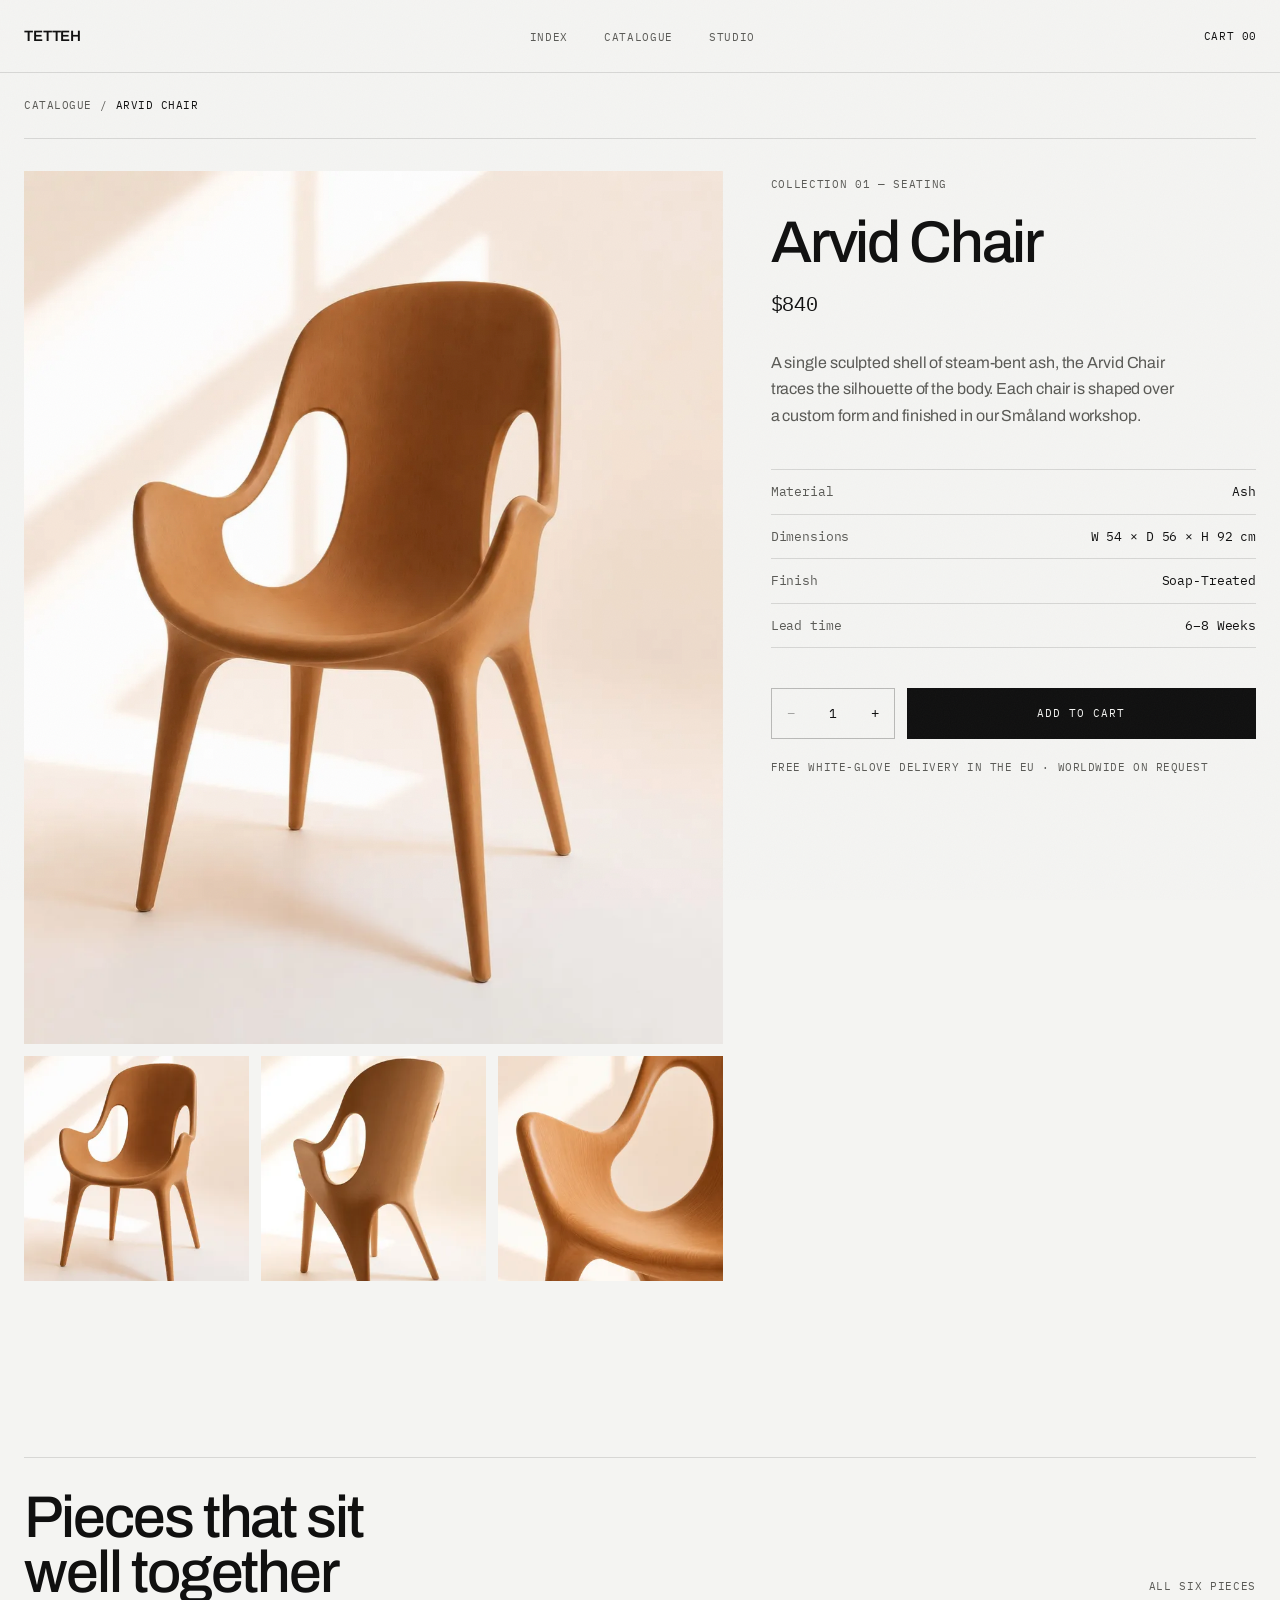
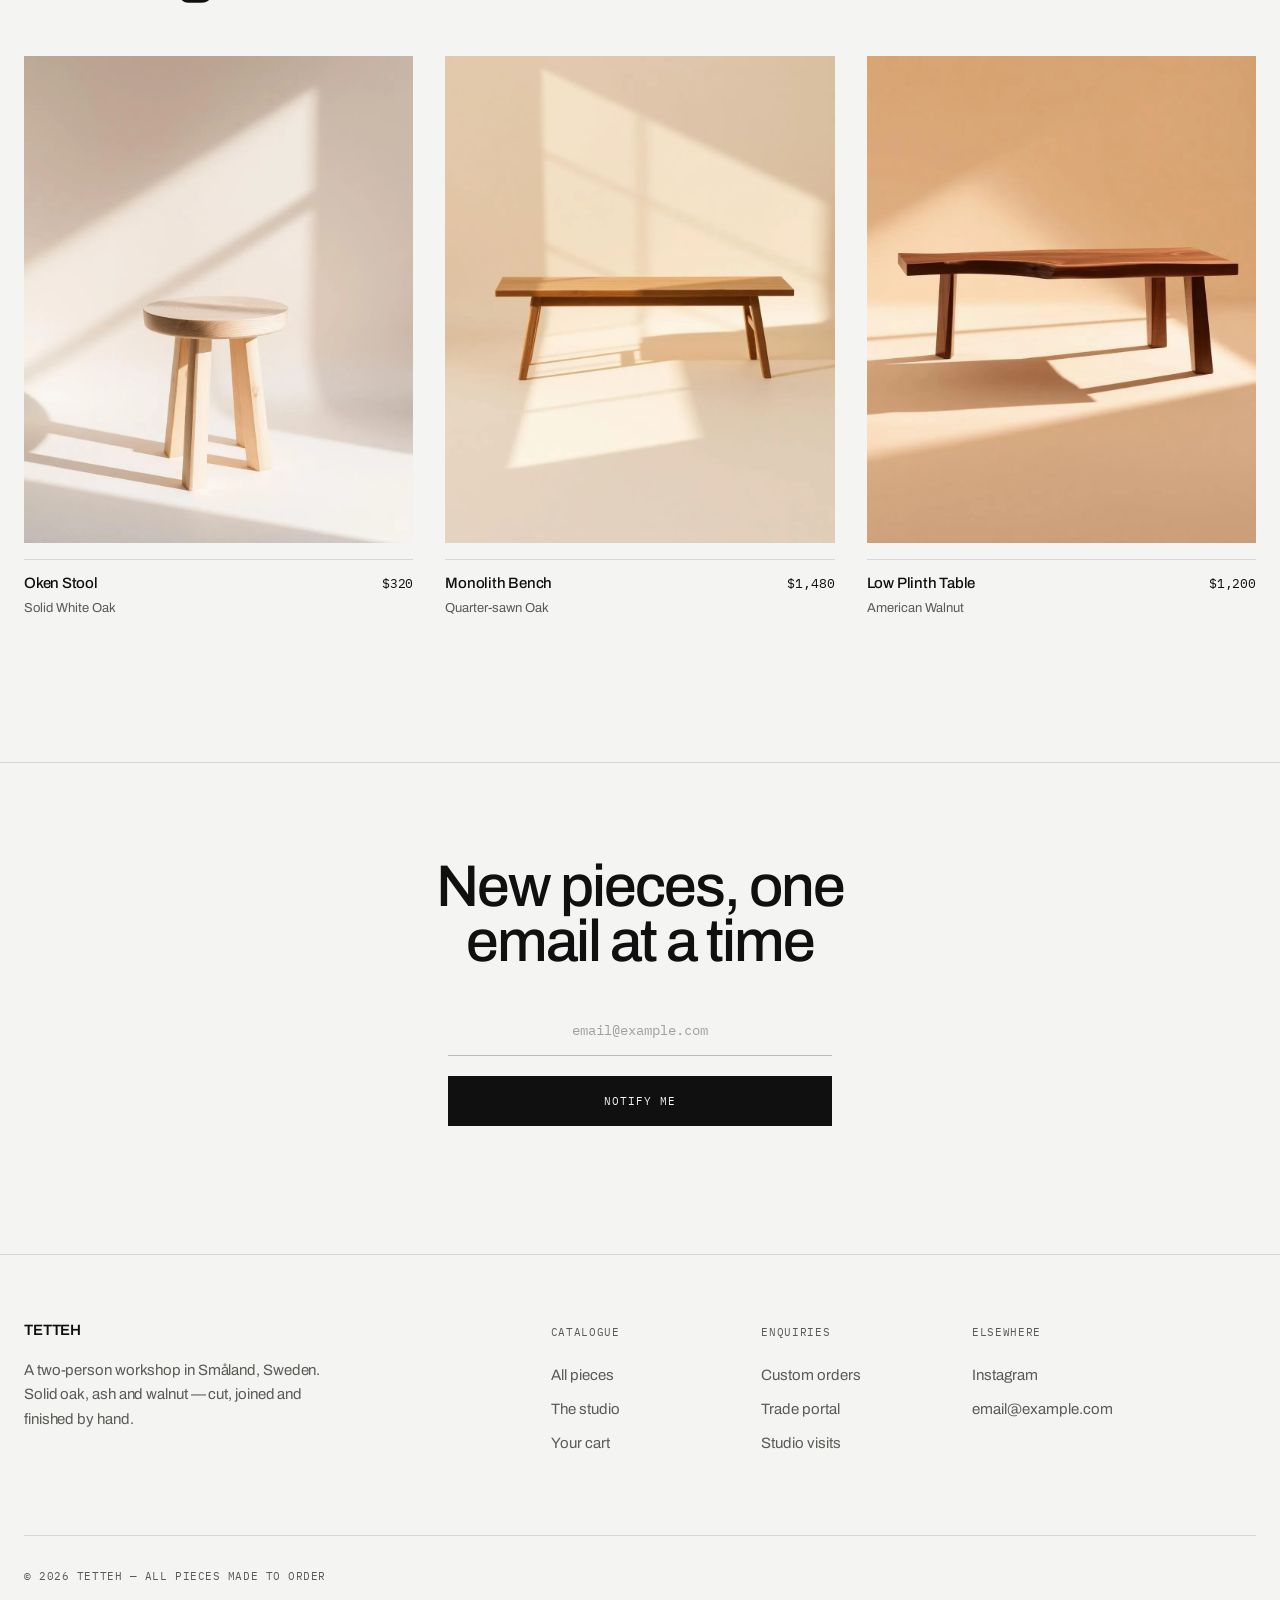
<file: products/arvid-chair/index.html>
<!DOCTYPE html>
<html lang="en">
  <head>
    <meta charset="utf-8">
    <meta name="viewport" content="width=device-width, initial-scale=1">
    <title>
      Arvid Chair — TETTEH
    </title>
    <meta name="description" content="A single sculpted shell of steam-bent ash, the Arvid Chair traces the silhouette of the body. Each chair is shaped over a custom form and finished in our S">
    <meta name="author" content="TETTEH">
    <meta name="theme-color" content="#f4f4f2">
    <link rel="canonical" href="https://atelier-ko-topaz.vercel.app/products/arvid-chair/">
    <link rel="icon" type="image/svg+xml" href="../../favicon.svg">
    <link rel="preload" href="../../_astro/archivo-latin-wght-normal.E0tuGl4L.woff2" as="font" type="font/woff2" crossorigin>
    <meta property="og:title" content="Arvid Chair — TETTEH">
    <meta property="og:description" content="A single sculpted shell of steam-bent ash, the Arvid Chair traces the silhouette of the body. Each chair is shaped over a custom form and finished in our S">
    <meta property="og:site_name" content="TETTEH">
    <meta property="og:type" content="website">
    <meta property="og:url" content="https://atelier-ko-topaz.vercel.app/products/arvid-chair/">
    <meta property="og:image" content="https://atelier-ko-topaz.vercel.app/_astro/p-arvid-3.BmDp2nLv.jpg">
    <meta property="og:image:width" content="1122">
    <meta property="og:image:height" content="1402">
    <meta name="twitter:card" content="summary_large_image">
    <meta name="twitter:title" content="Arvid Chair — TETTEH">
    <meta name="twitter:description" content="A single sculpted shell of steam-bent ash, the Arvid Chair traces the silhouette of the body. Each chair is shaped over a custom form and finished in our S">
    <meta name="twitter:image" content="https://atelier-ko-topaz.vercel.app/_astro/p-arvid-3.BmDp2nLv.jpg">
    <script>
      // Opt in to scroll motion before first paint, so revealed elements are
      // never briefly visible. Without this flag every [data-reveal] target
      // renders in its final state.
      if (
        window.matchMedia("(prefers-reduced-motion: reduce)").matches === false &&
        "IntersectionObserver" in window
      ) {
        document.documentElement.dataset.motion = "on";
      }
    </script>
    <script>
      (() => {
        const storageKey = "atelier-ko-cart";
      
        function readCart() {
          try {
            return JSON.parse(window.localStorage.getItem(storageKey) || "[]");
          } catch {
            return [];
          }
        }
      
        function writeCart(items) {
          window.localStorage.setItem(storageKey, JSON.stringify(items));
          document.dispatchEvent(new CustomEvent("atelier-cart-change", { detail: items }));
        }
      
        function count(items = readCart()) {
          return items.reduce((total, item) => total + Number(item.quantity || 0), 0);
        }
      
        function updateBadges() {
          const total = count();
          document.querySelectorAll("[data-cart-count]").forEach((node) => {
            node.textContent = String(total).padStart(2, "0");
          });
          document.querySelectorAll("[data-cart-label]").forEach((node) => {
            node.setAttribute("aria-label", `Cart, ${total} ${total === 1 ? "item" : "items"}`);
          });
        }
      
        window.AtelierCart = {
          read: readCart,
          write: writeCart,
          count,
          add(slug, quantity = 1) {
            const items = readCart();
            const existing = items.find((item) => item.slug === slug);
            if (existing) {
              existing.quantity += quantity;
              writeCart(items);
              return;
            }
            writeCart([...items, { slug, quantity }]);
          },
          remove(slug) {
            writeCart(readCart().filter((item) => item.slug !== slug));
          },
          setQuantity(slug, quantity) {
            if (quantity <= 0) {
              this.remove(slug);
              return;
            }
            writeCart(readCart().map((item) => (item.slug === slug ? { ...item, quantity } : item)));
          },
          updateBadges,
        };
      
        if (document.readyState === "loading") {
          document.addEventListener("DOMContentLoaded", updateBadges);
        } else {
          updateBadges();
        }
        window.addEventListener("storage", updateBadges);
        document.addEventListener("atelier-cart-change", updateBadges);
      })();
    </script>
    <link rel="stylesheet" href="../../_astro/BaseLayout.DGcUG68y.css">
    <style>
      .product-card-meta[data-astro-cid-4fhpls6h]{border-top:1px solid var(--line);transition:border-top-color .4s var(--ease-out-quart)}.product-card[data-astro-cid-4fhpls6h]:hover .product-card-meta[data-astro-cid-4fhpls6h],.product-card[data-astro-cid-4fhpls6h]:focus-visible .product-card-meta[data-astro-cid-4fhpls6h]{border-top-color:var(--accent)}
      .gallery-panel[data-astro-cid-cezwlk7t].is-hidden{display:none}@media (prefers-reduced-motion:no-preference){.gallery-panel[data-astro-cid-cezwlk7t]:not(.is-hidden){animation:panel-in .6s var(--ease-out-expo) both}@keyframes panel-in{0%{opacity:0;transform:scale(1.015)}}}.gallery-thumb[data-astro-cid-cezwlk7t]{box-shadow:inset 0 0 0 1px var(--line);transition:box-shadow .26s}.gallery-thumb[data-astro-cid-cezwlk7t]:hover{box-shadow:inset 0 0 0 1px var(--line-strong)}.gallery-thumb[data-astro-cid-cezwlk7t][aria-pressed=true]{box-shadow:inset 0 0 0 2px var(--accent)}
    </style>
  </head>
  <body>
    <a href="#main-content" class="btn btn-primary sr-only focus:not-sr-only focus:fixed focus:left-4 focus:top-4 focus:z-[100]">
      Skip to content
    </a>
    <header class="site-header sticky top-0 z-50" data-astro-cid-fzpbxy5g>
      <nav class="shell flex h-[4.5rem] items-center justify-between gap-6" aria-label="Main" data-astro-cid-fzpbxy5g>
        <a href="../../index.html" class="-m-2 p-2 text-[0.9375rem] font-semibold uppercase tracking-[-0.01em] transition-colors hover:text-accent" aria-label="TETTEH, home" data-astro-cid-fzpbxy5g>
          TETTEH
        </a>
        <ul class="hidden items-center gap-9 md:flex" data-astro-cid-fzpbxy5g>
          <li data-astro-cid-fzpbxy5g>
            <a href="../../index.html" class="nav-link link-mono" data-astro-cid-fzpbxy5g>
              Index
            </a>
          </li>
          <li data-astro-cid-fzpbxy5g>
            <a href="../../catalog/index.html" class="nav-link link-mono" data-astro-cid-fzpbxy5g>
              Catalogue
            </a>
          </li>
          <li data-astro-cid-fzpbxy5g>
            <a href="../../about/index.html" class="nav-link link-mono" data-astro-cid-fzpbxy5g>
              Studio
            </a>
          </li>
        </ul>
        <div class="flex items-center gap-1" data-astro-cid-fzpbxy5g>
          <a href="../../cart/index.html" data-cart-toggle data-cart-label aria-label="Cart, 0 items" aria-expanded="false" aria-controls="cart-drawer-panel" class="link-mono -m-2 inline-flex items-center gap-2 p-2 transition-colors hover:text-accent" data-astro-cid-fzpbxy5g>
            <span class="hidden sm:inline" data-astro-cid-fzpbxy5g>
              Cart
            </span>
            <span class="mono text-[0.6875rem]" data-cart-count data-astro-cid-fzpbxy5g>
              00
            </span>
          </a>
          <button type="button" class="-mr-2 inline-flex size-10 items-center justify-center transition-colors hover:text-accent md:hidden" aria-controls="mobile-menu" aria-expanded="false" data-mobile-menu-open data-astro-cid-fzpbxy5g>
            <span class="sr-only" data-astro-cid-fzpbxy5g>
              Open menu
            </span>
            <span class="flex w-[1.125rem] flex-col gap-[5px]" aria-hidden="true" data-astro-cid-fzpbxy5g>
              <span class="h-px w-full bg-current" data-astro-cid-fzpbxy5g>
              </span>
              <span class="h-px w-full bg-current" data-astro-cid-fzpbxy5g>
              </span>
            </span>
          </button>
        </div>
      </nav>
    </header>
    <div id="mobile-menu" class="fixed inset-0 z-[60] h-dvh bg-canvas md:hidden" role="dialog" aria-modal="true" aria-label="Site menu" data-mobile-menu hidden data-astro-cid-fzpbxy5g>
      <div class="flex h-full flex-col px-[var(--gutter)] pb-8 pt-0" data-astro-cid-fzpbxy5g>
        <div class="flex h-[4.5rem] shrink-0 items-center justify-between" data-astro-cid-fzpbxy5g>
          <span class="text-[0.9375rem] font-semibold uppercase tracking-[-0.01em]" data-astro-cid-fzpbxy5g>
            Menu
          </span>
          <button type="button" class="-mr-2 inline-flex size-10 items-center justify-center transition-colors hover:text-accent" data-mobile-menu-close data-astro-cid-fzpbxy5g>
            <span class="sr-only" data-astro-cid-fzpbxy5g>
              Close menu
            </span>
            <svg width="18" height="18" viewBox="0 0 24 24" fill="none" stroke="currentColor" stroke-width="1.25" aria-hidden="true" data-astro-cid-fzpbxy5g>
              <path d="M5 5l14 14" data-astro-cid-fzpbxy5g>
              </path>
              <path d="M19 5L5 19" data-astro-cid-fzpbxy5g>
              </path>
            </svg>
          </button>
        </div>
        <ul class="mt-6 border-t border-line" data-astro-cid-fzpbxy5g>
          <li class="menu-item border-b border-line" style="--i:0" data-astro-cid-fzpbxy5g>
            <a href="../../index.html" class="flex items-baseline gap-4 py-5 transition-colors hover:text-accent text-muted" data-mobile-menu-link data-astro-cid-fzpbxy5g>
              <span class="mono text-[0.6875rem] text-accent" data-astro-cid-fzpbxy5g>
                01
              </span>
              <span class="type-h3" data-astro-cid-fzpbxy5g>
                Index
              </span>
            </a>
          </li>
          <li class="menu-item border-b border-line" style="--i:1" data-astro-cid-fzpbxy5g>
            <a href="../../catalog/index.html" class="flex items-baseline gap-4 py-5 transition-colors hover:text-accent text-muted" data-mobile-menu-link data-astro-cid-fzpbxy5g>
              <span class="mono text-[0.6875rem] text-accent" data-astro-cid-fzpbxy5g>
                02
              </span>
              <span class="type-h3" data-astro-cid-fzpbxy5g>
                Catalogue
              </span>
            </a>
          </li>
          <li class="menu-item border-b border-line" style="--i:2" data-astro-cid-fzpbxy5g>
            <a href="../../about/index.html" class="flex items-baseline gap-4 py-5 transition-colors hover:text-accent text-muted" data-mobile-menu-link data-astro-cid-fzpbxy5g>
              <span class="mono text-[0.6875rem] text-accent" data-astro-cid-fzpbxy5g>
                03
              </span>
              <span class="type-h3" data-astro-cid-fzpbxy5g>
                Studio
              </span>
            </a>
          </li>
          <li class="menu-item border-b border-line" style="--i:3" data-astro-cid-fzpbxy5g>
            <a href="../../cart/index.html" data-cart-label aria-label="Cart, 0 items" class="flex items-baseline gap-4 py-5 text-muted transition-colors hover:text-accent" data-mobile-menu-link data-astro-cid-fzpbxy5g>
              <span class="mono text-[0.6875rem] text-accent" data-astro-cid-fzpbxy5g>
                04
              </span>
              <span class="type-h3" data-astro-cid-fzpbxy5g>
                Cart
              </span>
              <span class="mono ml-auto self-center text-[0.6875rem]" data-cart-count data-astro-cid-fzpbxy5g>
                00
              </span>
            </a>
          </li>
        </ul>
        <a href="../../products/oken-stool/index.html" class="menu-item group mt-auto block pt-8" style="--i:4" data-mobile-menu-link data-astro-cid-fzpbxy5g>
          <div class="overflow-hidden bg-surface" data-astro-cid-fzpbxy5g>
            <img src="../../_astro/p-oken-1.B6o-BlcA_Z7g310.webp" alt="Oken Stool — Solid White Oak" loading="lazy" data-astro-cid-fzpbxy5g="true" decoding="async" width="900" height="560" class="aspect-[16/10] max-h-[28dvh] w-full object-cover transition-transform duration-[900ms] ease-out group-hover:scale-[1.04]">
          </div>
          <div class="mt-3 flex items-baseline justify-between gap-4" data-astro-cid-fzpbxy5g>
            <p class="label" data-astro-cid-fzpbxy5g>
              In the workshop — Oken Stool
            </p>
            <p class="mono text-[0.6875rem]" data-astro-cid-fzpbxy5g>
              $320
            </p>
          </div>
        </a>
      </div>
    </div>
    <div class="cart-drawer" data-cart-drawer hidden>
      <div class="cart-backdrop" data-cart-backdrop>
      </div>
      <!-- A plain div, not <aside>: role="dialog" is not permitted on an element
       whose implicit role is already complementary. -->
      <div id="cart-drawer-panel" class="cart-panel" role="dialog" aria-modal="true" aria-labelledby="cart-drawer-heading" data-cart-panel>
        <div class="cart-panel-head">
          <h2 id="cart-drawer-heading" class="text-[0.9375rem] font-semibold uppercase tracking-[-0.01em]">
            Cart
            <span class="mono text-[0.6875rem] font-normal text-muted" data-cart-count>
              00
            </span>
          </h2>
          <button type="button" class="-mr-2 inline-flex size-10 items-center justify-center transition-colors hover:text-accent" data-cart-close>
            <span class="sr-only">
              Close cart
            </span>
            <svg width="18" height="18" viewBox="0 0 24 24" fill="none" stroke="currentColor" stroke-width="1.25" aria-hidden="true">
              <path d="M5 5l14 14">
              </path>
              <path d="M19 5L5 19">
              </path>
            </svg>
          </button>
        </div>
        <div class="cart-panel-body">
          <ul data-cart-lines>
          </ul>
          <div class="py-14 text-center" data-cart-drawer-empty>
            <p class="type-body text-[0.9375rem]">
              Nothing selected yet.
            </p>
            <a href="../../catalog/index.html" class="btn btn-outline mt-6 w-full" data-cart-close>
              Browse the catalogue
            </a>
          </div>
        </div>
        <div class="cart-panel-foot" data-cart-drawer-foot hidden>
          <div class="flex items-baseline justify-between gap-4">
            <span class="label">
              Subtotal
            </span>
            <span class="mono text-lg" data-cart-drawer-subtotal>
              $0
            </span>
          </div>
          <p class="mono mt-2 text-[0.625rem] uppercase tracking-[0.05em] text-muted">
            Delivery calculated at checkout
          </p>
          <a href="../../cart/index.html" class="btn btn-primary mt-5 w-full">
            Checkout
          </a>
          <button type="button" class="link link-mono mx-auto mt-4 block text-muted" data-cart-close>
            Continue browsing
          </button>
        </div>
      </div>
    </div>
    <script type="application/json" id="cart-drawer-data">
      {"locale":"en-US","currency":"USD","shippingFlatRate":120,"products":[{"slug":"oken-stool","name":"Oken Stool","price":320,"meta":"Oak · Matte Hard-Wax Oil","href":"../../products/oken-stool/index.html","image":"../../_astro/p-oken-1.B6o-BlcA_Z2vvedI.webp"},{"slug":"arvid-chair","name":"Arvid Chair","price":840,"meta":"Ash · Soap-Treated","href":"../../products/arvid-chair/index.html","image":"../../_astro/p-arvid-3.BmDp2nLv_ZiQbKr.webp"},{"slug":"low-plinth-table","name":"Low Plinth Table","price":1200,"meta":"Walnut · Natural Oil","href":"../../products/low-plinth-table/index.html","image":"../../_astro/p-plinth-1.n3qgCCmL_7YBnu.webp"},{"slug":"monolith-bench","name":"Monolith Bench","price":1480,"meta":"Oak · Raw / Unfinished","href":"../../products/monolith-bench/index.html","image":"../../_astro/p-monolith-1.DKv_fRzK_Z18gs7n.webp"},{"slug":"halla-shelf","name":"Halla Shelf","price":460,"meta":"Oak · Matte Hard-Wax Oil","href":"../../products/halla-shelf/index.html","image":"../../_astro/p-halla-1.jzRdYSz3_Z1UALip.webp"},{"slug":"tora-desk","name":"Tora Desk","price":1980,"meta":"Walnut · Natural Oil","href":"../../products/tora-desk/index.html","image":"../../_astro/p-tora-1.BtjGgI1X_ZclW1w.webp"}]}
    </script>
    <script>
      (() => {
        const drawer = document.querySelector("[data-cart-drawer]");
        if (!drawer) return;
      
        const data = JSON.parse(document.getElementById("cart-drawer-data").textContent);
        const bySlug = new Map(data.products.map((product) => [product.slug, product]));
        const money = (value) =>
          new Intl.NumberFormat(data.locale, {
            style: "currency",
            currency: data.currency,
            maximumFractionDigits: 0,
          }).format(value);
      
        const list = drawer.querySelector("[data-cart-lines]");
        const empty = drawer.querySelector("[data-cart-drawer-empty]");
        const foot = drawer.querySelector("[data-cart-drawer-foot]");
        const subtotal = drawer.querySelector("[data-cart-drawer-subtotal]");
      
        function render() {
          const rows = window.AtelierCart.read()
            .map((item) => ({ item, product: bySlug.get(item.slug) }))
            .filter((row) => row.product);
      
          empty.hidden = rows.length > 0;
          foot.hidden = rows.length === 0;
          subtotal.textContent = money(
            rows.reduce((total, row) => total + row.product.price * row.item.quantity, 0),
          );
      
          list.replaceChildren();
      
          for (const { item, product } of rows) {
            const line = document.createElement("li");
            line.className = "cart-line";
            line.innerHTML = `
              <a class="block" tabindex="-1" aria-hidden="true"><img alt="" width="72" height="72" loading="lazy" /></a>
              <div class="flex min-w-0 flex-col gap-3">
                <div class="flex justify-between gap-3">
                  <div class="min-w-0">
                    <a class="link block truncate text-[0.9375rem] font-medium" data-line-name></a>
                    <p class="mono mt-1 truncate text-[0.625rem] uppercase tracking-[0.05em] text-muted" data-line-meta></p>
                  </div>
                  <span class="mono shrink-0 text-[0.8125rem]" data-line-price></span>
                </div>
                <div class="flex items-center justify-between gap-3">
                  <div class="qty qty-sm">
                    <button type="button" data-line-decrease>&minus;</button>
                    <output data-line-quantity></output>
                    <button type="button" data-line-increase>+</button>
                  </div>
                  <button type="button" class="link link-mono text-muted" data-line-remove>Remove</button>
                </div>
              </div>`;
      
            const image = line.querySelector("img");
            image.src = product.image;
            line.querySelector("a").href = product.href;
      
            const name = line.querySelector("[data-line-name]");
            name.textContent = product.name;
            name.href = product.href;
      
            line.querySelector("[data-line-meta]").textContent = product.meta;
            line.querySelector("[data-line-price]").textContent = money(product.price * item.quantity);
            line.querySelector("[data-line-quantity]").textContent = String(item.quantity);
      
            const decrease = line.querySelector("[data-line-decrease]");
            decrease.setAttribute("aria-label", `Decrease ${product.name} quantity`);
            decrease.addEventListener("click", () =>
              window.AtelierCart.setQuantity(item.slug, item.quantity - 1),
            );
      
            const increase = line.querySelector("[data-line-increase]");
            increase.setAttribute("aria-label", `Increase ${product.name} quantity`);
            increase.addEventListener("click", () =>
              window.AtelierCart.setQuantity(item.slug, item.quantity + 1),
            );
      
            const remove = line.querySelector("[data-line-remove]");
            remove.setAttribute("aria-label", `Remove ${product.name} from cart`);
            remove.addEventListener("click", () => window.AtelierCart.remove(item.slug));
      
            list.appendChild(line);
          }
        }
      
        document.addEventListener("atelier-cart-change", render);
        render();
      })();
    </script>
    <script>
      (() => {
        const menu = document.querySelector("[data-mobile-menu]");
        const openButton = document.querySelector("[data-mobile-menu-open]");
        const closeButton = document.querySelector("[data-mobile-menu-close]");
      
        if (!menu || !openButton || !closeButton) return;
      
        const focusableSelector = "a[href],button:not([disabled]),input:not([disabled]),[tabindex]:not([tabindex='-1'])";
        let lastFocused = null;
      
        function getFocusable() {
          return Array.from(menu.querySelectorAll(focusableSelector)).filter((node) => node.offsetParent !== null);
        }
      
        function openMenu() {
          lastFocused = document.activeElement;
          menu.hidden = false;
          openButton.setAttribute("aria-expanded", "true");
          document.documentElement.style.overflow = "hidden";
          closeButton.focus({ preventScroll: true });
        }
      
        function closeMenu({ restoreFocus = true } = {}) {
          menu.hidden = true;
          openButton.setAttribute("aria-expanded", "false");
          document.documentElement.style.overflow = "";
          if (restoreFocus && lastFocused) lastFocused.focus({ preventScroll: true });
        }
      
        openButton.addEventListener("click", openMenu);
        closeButton.addEventListener("click", () => closeMenu());
      
        menu.querySelectorAll("[data-mobile-menu-link]").forEach((link) => {
          link.addEventListener("click", () => closeMenu({ restoreFocus: false }));
        });
      
        document.addEventListener("keydown", (event) => {
          if (menu.hidden) return;
      
          if (event.key === "Escape") {
            event.preventDefault();
            closeMenu();
            return;
          }
      
          if (event.key !== "Tab") return;
      
          const focusable = getFocusable();
          const first = focusable[0];
          const last = focusable[focusable.length - 1];
          if (!first || !last) return;
      
          if (event.shiftKey && document.activeElement === first) {
            event.preventDefault();
            last.focus();
          } else if (!event.shiftKey && document.activeElement === last) {
            event.preventDefault();
            first.focus();
          }
        });
      
        window.addEventListener("resize", () => {
          if (!menu.hidden && window.matchMedia("(min-width: 768px)").matches) {
            closeMenu({ restoreFocus: false });
          }
        });
      })();
    </script>
    <main id="main-content" class="shell" data-astro-cid-cezwlk7t>
      <nav class="mono flex gap-2 py-6 text-[0.6875rem] uppercase tracking-[0.05em] text-muted" aria-label="Breadcrumb" data-astro-cid-cezwlk7t>
        <a href="../../catalog/index.html" class="link" data-astro-cid-cezwlk7t>
          Catalogue
        </a>
        <span aria-hidden="true" data-astro-cid-cezwlk7t>
          /
        </span>
        <span class="text-ink" aria-current="page" data-astro-cid-cezwlk7t>
          Arvid Chair
        </span>
      </nav>
      <div class="grid items-start gap-x-12 gap-y-10 border-t border-line pt-8 lg:grid-cols-12" data-astro-cid-cezwlk7t>
        <section class="lg:col-span-7" aria-label="Arvid Chair images" data-product-gallery data-astro-cid-cezwlk7t>
          <div class="relative overflow-hidden bg-surface" data-astro-cid-cezwlk7t>
            <div class="gallery-panel" data-gallery-panel="0" data-astro-cid-cezwlk7t>
              <img src="../../_astro/p-arvid-3.BmDp2nLv_1mbMHl.webp" alt="Arvid Chair — view 1 of 3" loading="eager" decoding="sync" data-astro-cid-cezwlk7t="true" width="1440" height="1800" class="aspect-[4/5] w-full object-cover">
            </div>
            <div class="gallery-panel is-hidden" data-gallery-panel="1" data-astro-cid-cezwlk7t>
              <img src="../../_astro/p-arvid-1.9la9aM0U_ZCnnYA.webp" alt="Arvid Chair — view 2 of 3" loading="lazy" decoding="async" data-astro-cid-cezwlk7t="true" width="1440" height="1800" class="aspect-[4/5] w-full object-cover">
            </div>
            <div class="gallery-panel is-hidden" data-gallery-panel="2" data-astro-cid-cezwlk7t>
              <img src="../../_astro/p-arvid-2.cxa-LbzD_tLW9L.webp" alt="Arvid Chair — view 3 of 3" loading="lazy" decoding="async" data-astro-cid-cezwlk7t="true" width="1440" height="1800" class="aspect-[4/5] w-full object-cover">
            </div>
          </div>
          <div class="mt-3 grid grid-cols-3 gap-3" role="group" aria-label="Choose an image" data-astro-cid-cezwlk7t>
            <button type="button" class="gallery-thumb overflow-hidden bg-surface" data-gallery-thumb="0" aria-label="Show view 1" aria-pressed="true" data-astro-cid-cezwlk7t>
              <img src="../../_astro/p-arvid-3.BmDp2nLv_Z22Q79C.webp" alt loading="lazy" data-astro-cid-cezwlk7t="true" decoding="async" width="360" height="360" class="aspect-square w-full object-cover">
            </button>
            <button type="button" class="gallery-thumb overflow-hidden bg-surface" data-gallery-thumb="1" aria-label="Show view 2" aria-pressed="false" data-astro-cid-cezwlk7t>
              <img src="../../_astro/p-arvid-1.9la9aM0U_2toBNP.webp" alt loading="lazy" data-astro-cid-cezwlk7t="true" decoding="async" width="360" height="360" class="aspect-square w-full object-cover">
            </button>
            <button type="button" class="gallery-thumb overflow-hidden bg-surface" data-gallery-thumb="2" aria-label="Show view 3" aria-pressed="false" data-astro-cid-cezwlk7t>
              <img src="../../_astro/p-arvid-2.cxa-LbzD_Z1WMbPx.webp" alt loading="lazy" data-astro-cid-cezwlk7t="true" decoding="async" width="360" height="360" class="aspect-square w-full object-cover">
            </button>
          </div>
        </section>
        <div class="lg:sticky lg:top-28 lg:col-span-5" data-astro-cid-cezwlk7t>
          <p class="label" data-astro-cid-cezwlk7t>
            Collection 01 — Seating
          </p>
          <h1 class="type-h2 mt-5" data-astro-cid-cezwlk7t>
            Arvid Chair
          </h1>
          <p class="mono mt-5 text-xl" data-astro-cid-cezwlk7t>
            $840
          </p>
          <p class="type-body mt-8 max-w-[46ch]" data-astro-cid-cezwlk7t>
            A single sculpted shell of steam-bent ash, the Arvid Chair traces the silhouette of the body. Each chair is shaped over a custom form and finished in our Småland workshop.
          </p>
          <dl class="mono mt-10 border-t border-line text-[0.8125rem]" data-astro-cid-cezwlk7t>
            <div class="flex justify-between gap-6 border-b border-line py-3" data-astro-cid-cezwlk7t>
              <dt class="text-muted" data-astro-cid-cezwlk7t>
                Material
              </dt>
              <dd class="text-right" data-astro-cid-cezwlk7t>
                Ash
              </dd>
            </div>
            <div class="flex justify-between gap-6 border-b border-line py-3" data-astro-cid-cezwlk7t>
              <dt class="text-muted" data-astro-cid-cezwlk7t>
                Dimensions
              </dt>
              <dd class="text-right" data-astro-cid-cezwlk7t>
                W 54 × D 56 × H 92 cm
              </dd>
            </div>
            <div class="flex justify-between gap-6 border-b border-line py-3" data-astro-cid-cezwlk7t>
              <dt class="text-muted" data-astro-cid-cezwlk7t>
                Finish
              </dt>
              <dd class="text-right" data-astro-cid-cezwlk7t>
                Soap-Treated
              </dd>
            </div>
            <div class="flex justify-between gap-6 border-b border-line py-3" data-astro-cid-cezwlk7t>
              <dt class="text-muted" data-astro-cid-cezwlk7t>
                Lead time
              </dt>
              <dd class="text-right" data-astro-cid-cezwlk7t>
                6–8 Weeks
              </dd>
            </div>
          </dl>
          <div class="mt-10 flex flex-wrap items-stretch gap-3" data-astro-cid-cezwlk7t>
            <div class="qty" data-quantity data-astro-cid-cezwlk7t>
              <button type="button" data-quantity-decrease aria-label="Decrease quantity" disabled data-astro-cid-cezwlk7t>
                −
              </button>
              <output data-quantity-value aria-live="polite" aria-label="Quantity" data-astro-cid-cezwlk7t>
                1
              </output>
              <button type="button" data-quantity-increase aria-label="Increase quantity" data-astro-cid-cezwlk7t>
                +
              </button>
            </div>
            <button type="button" class="btn btn-primary flex-1" data-add-to-cart="arvid-chair" data-add-quantity="1" data-astro-cid-cezwlk7t>
              Add to cart
            </button>
          </div>
          <p class="mono mt-5 text-[0.6875rem] uppercase leading-relaxed tracking-[0.05em] text-muted" data-astro-cid-cezwlk7t>
            Free white-glove delivery in the EU · worldwide on request
          </p>
        </div>
      </div>
      <section class="mt-32 md:mt-44" data-astro-cid-cezwlk7t>
        <div class="flex flex-wrap items-end justify-between gap-x-8 gap-y-4 border-t border-line pt-8" data-reveal data-astro-cid-cezwlk7t>
          <h2 class="type-h2 max-w-[16ch]" data-astro-cid-cezwlk7t>
            Pieces that sit well together
          </h2>
          <a href="../../catalog/index.html" class="link link-mono pb-1.5 text-muted" data-astro-cid-cezwlk7t>
            All six pieces
          </a>
        </div>
        <div class="mt-12 grid gap-x-8 gap-y-14 md:mt-14 md:grid-cols-3" data-astro-cid-cezwlk7t>
          <a href="../../products/oken-stool/index.html" class="product-card group block" data-product-card data-reveal data-astro-cid-4fhpls6h>
            <div class="overflow-hidden bg-surface" data-astro-cid-4fhpls6h>
              <img src="../../_astro/p-oken-1.B6o-BlcA_2rHKa1.webp" alt="Oken Stool — Solid White Oak" loading="lazy" decoding="async" data-astro-cid-4fhpls6h="true" width="1024" height="1280" class="aspect-[4/5] w-full object-cover transition-transform duration-[1100ms] ease-out group-hover:scale-[1.04]">
            </div>
            <div class="product-card-meta mt-4 flex items-baseline justify-between gap-4 pt-3" data-astro-cid-4fhpls6h>
              <div class="flex min-w-0 items-baseline gap-3" data-astro-cid-4fhpls6h>
                <div class="min-w-0" data-astro-cid-4fhpls6h>
                  <h3 class="truncate text-[0.9375rem] font-medium tracking-[-0.015em]" data-astro-cid-4fhpls6h="true">
                    Oken Stool
                  </h3>
                  <p class="mt-1 truncate text-[0.8125rem] text-muted" data-astro-cid-4fhpls6h>
                    Solid White Oak
                  </p>
                </div>
              </div>
              <span class="mono shrink-0 text-[0.8125rem]" data-astro-cid-4fhpls6h>
                $320
              </span>
            </div>
          </a>
          <a href="../../products/monolith-bench/index.html" class="product-card group block" data-product-card data-reveal style="--reveal-delay:110ms" data-astro-cid-4fhpls6h>
            <div class="overflow-hidden bg-surface" data-astro-cid-4fhpls6h>
              <img src="../../_astro/p-monolith-1.DKv_fRzK_ZbJgz4.webp" alt="Monolith Bench — Quarter-sawn Oak" loading="lazy" decoding="async" data-astro-cid-4fhpls6h="true" width="1024" height="1280" class="aspect-[4/5] w-full object-cover transition-transform duration-[1100ms] ease-out group-hover:scale-[1.04]">
            </div>
            <div class="product-card-meta mt-4 flex items-baseline justify-between gap-4 pt-3" data-astro-cid-4fhpls6h>
              <div class="flex min-w-0 items-baseline gap-3" data-astro-cid-4fhpls6h>
                <div class="min-w-0" data-astro-cid-4fhpls6h>
                  <h3 class="truncate text-[0.9375rem] font-medium tracking-[-0.015em]" data-astro-cid-4fhpls6h="true">
                    Monolith Bench
                  </h3>
                  <p class="mt-1 truncate text-[0.8125rem] text-muted" data-astro-cid-4fhpls6h>
                    Quarter-sawn Oak
                  </p>
                </div>
              </div>
              <span class="mono shrink-0 text-[0.8125rem]" data-astro-cid-4fhpls6h>
                $1,480
              </span>
            </div>
          </a>
          <a href="../../products/low-plinth-table/index.html" class="product-card group block" data-product-card data-reveal style="--reveal-delay:220ms" data-astro-cid-4fhpls6h>
            <div class="overflow-hidden bg-surface" data-astro-cid-4fhpls6h>
              <img src="../../_astro/p-plinth-1.n3qgCCmL_Z1TjVkr.webp" alt="Low Plinth Table — American Walnut" loading="lazy" decoding="async" data-astro-cid-4fhpls6h="true" width="1024" height="1280" class="aspect-[4/5] w-full object-cover transition-transform duration-[1100ms] ease-out group-hover:scale-[1.04]">
            </div>
            <div class="product-card-meta mt-4 flex items-baseline justify-between gap-4 pt-3" data-astro-cid-4fhpls6h>
              <div class="flex min-w-0 items-baseline gap-3" data-astro-cid-4fhpls6h>
                <div class="min-w-0" data-astro-cid-4fhpls6h>
                  <h3 class="truncate text-[0.9375rem] font-medium tracking-[-0.015em]" data-astro-cid-4fhpls6h="true">
                    Low Plinth Table
                  </h3>
                  <p class="mt-1 truncate text-[0.8125rem] text-muted" data-astro-cid-4fhpls6h>
                    American Walnut
                  </p>
                </div>
              </div>
              <span class="mono shrink-0 text-[0.8125rem]" data-astro-cid-4fhpls6h>
                $1,200
              </span>
            </div>
          </a>
        </div>
      </section>
    </main>
    <script type="application/ld+json">
      {"@context":"https://schema.org","@type":"Product","name":"Arvid Chair","description":"A single sculpted shell of steam-bent ash, the Arvid Chair traces the silhouette of the body. Each chair is shaped over a custom form and finished in our Småland workshop.","image":["https://atelier-ko-topaz.vercel.app/_astro/p-arvid-3.BmDp2nLv.jpg","https://atelier-ko-topaz.vercel.app/_astro/p-arvid-1.9la9aM0U.jpg","https://atelier-ko-topaz.vercel.app/_astro/p-arvid-2.cxa-LbzD.jpg"],"brand":{"@type":"Brand","name":"TETTEH"},"material":"Ash","url":"https://atelier-ko-topaz.vercel.app/products/arvid-chair","offers":{"@type":"Offer","priceCurrency":"USD","price":840,"availability":"https://schema.org/PreOrder","url":"https://atelier-ko-topaz.vercel.app/products/arvid-chair"}}
    </script>
    <script type="application/ld+json">
      {"@context":"https://schema.org","@type":"BreadcrumbList","itemListElement":[{"@type":"ListItem","position":1,"name":"Catalogue","item":"https://atelier-ko-topaz.vercel.app/catalog"},{"@type":"ListItem","position":2,"name":"Arvid Chair","item":"https://atelier-ko-topaz.vercel.app/products/arvid-chair"}]}
    </script>
    <script>
      (() => {
        const gallery = document.querySelector("[data-product-gallery]");
        if (gallery) {
          const panels = Array.from(gallery.querySelectorAll("[data-gallery-panel]"));
          const thumbs = Array.from(gallery.querySelectorAll("[data-gallery-thumb]"));
      
          thumbs.forEach((thumb) => {
            thumb.addEventListener("click", () => {
              const active = thumb.dataset.galleryThumb;
              panels.forEach((panel) => panel.classList.toggle("is-hidden", panel.dataset.galleryPanel !== active));
              thumbs.forEach((button) => {
                button.setAttribute("aria-pressed", String(button === thumb));
              });
            });
          });
        }
      
        // Quantity stepper. The chosen value rides on the add-to-cart button as
        // `data-add-quantity`; the delegated handler in BaseLayout reads it, adds
        // the line and opens the drawer, so there is no add logic on this page.
        const stepper = document.querySelector("[data-quantity]");
        const addButton = document.querySelector("[data-add-to-cart]");
        if (!stepper || !addButton) return;
      
        const output = stepper.querySelector("[data-quantity-value]");
        const decrease = stepper.querySelector("[data-quantity-decrease]");
        const increase = stepper.querySelector("[data-quantity-increase]");
        const MAX = 99;
        let quantity = 1;
      
        function setQuantity(next) {
          quantity = Math.min(MAX, Math.max(1, next));
          output.textContent = String(quantity);
          addButton.dataset.addQuantity = String(quantity);
          decrease.disabled = quantity === 1;
          increase.disabled = quantity === MAX;
        }
      
        decrease.addEventListener("click", () => setQuantity(quantity - 1));
        increase.addEventListener("click", () => setQuantity(quantity + 1));
        document.addEventListener("atelier-cart-change", () => setQuantity(1));
      })();
    </script>
    <footer id="studio" class="mt-24 border-t border-line md:mt-36">
      <section class="shell border-b border-line py-16 md:py-24" aria-labelledby="newsletter-heading">
        <div class="mx-auto max-w-[34rem] text-center" data-reveal>
          <h2 id="newsletter-heading" class="type-h2">
            New pieces, one email at a time
          </h2>
          <form class="mx-auto mt-9 max-w-[24rem]" data-newsletter-form novalidate>
            <label class="sr-only" for="newsletter-email">
              Email address
            </label>
            <div class="newsletter-field">
              <input id="newsletter-email" name="email" type="email" required autocomplete="email" placeholder="email@example.com">
            </div>
            <button type="submit" class="btn btn-primary mt-5 w-full" data-newsletter-button>
              Notify me
            </button>
            <p class="mono mt-4 min-h-[1rem] text-[0.6875rem] text-accent" data-newsletter-status role="status">
            </p>
          </form>
        </div>
      </section>
      <div class="shell pt-16">
        <div class="grid gap-12 md:grid-cols-12 md:gap-8">
          <div class="md:col-span-5">
            <p class="text-[0.9375rem] font-semibold uppercase tracking-[-0.01em]">
              TETTEH
            </p>
            <p class="type-body mt-4 max-w-[34ch] text-[0.9375rem]">
              A two-person workshop in Småland, Sweden. Solid oak, ash and walnut — cut, joined and finished by hand.
            </p>
          </div>
          <nav class="md:col-span-2 md:last:col-span-3" aria-label="Catalogue">
            <h2 class="label">
              Catalogue
            </h2>
            <ul class="mt-5 space-y-2.5">
              <li>
                <a href="../../catalog/index.html" class="link text-[0.9375rem] text-muted">
                  All pieces
                </a>
              </li>
              <li>
                <a href="../../about/index.html" class="link text-[0.9375rem] text-muted">
                  The studio
                </a>
              </li>
              <li>
                <a href="../../cart/index.html" class="link text-[0.9375rem] text-muted">
                  Your cart
                </a>
              </li>
            </ul>
          </nav>
          <nav class="md:col-span-2 md:last:col-span-3" aria-label="Enquiries">
            <h2 class="label">
              Enquiries
            </h2>
            <ul class="mt-5 space-y-2.5">
              <li>
                <a href="../../about/index.html" class="link text-[0.9375rem] text-muted">
                  Custom orders
                </a>
              </li>
              <li>
                <a href="../../about/index.html" class="link text-[0.9375rem] text-muted">
                  Trade portal
                </a>
              </li>
              <li>
                <a href="../../about/index.html" class="link text-[0.9375rem] text-muted">
                  Studio visits
                </a>
              </li>
            </ul>
          </nav>
          <nav class="md:col-span-2 md:last:col-span-3" aria-label="Elsewhere">
            <h2 class="label">
              Elsewhere
            </h2>
            <ul class="mt-5 space-y-2.5">
              <li>
                <a href="https://www.instagram.com/" class="link text-[0.9375rem] text-muted">
                  Instagram
                </a>
              </li>
              <li>
                <a href="mailto:email@example.com" class="link text-[0.9375rem] text-muted">
                  email@example.com
                </a>
              </li>
            </ul>
          </nav>
        </div>
        <div class="mt-20 border-t border-line py-8">
          <p class="mono text-[0.6875rem] uppercase tracking-[0.05em] text-muted">
            © 2026 TETTEH — all pieces made to order
          </p>
        </div>
      </div>
    </footer>
    <script>
      (() => {
        const form = document.querySelector("[data-newsletter-form]");
        if (!form) return;
      
        const button = form.querySelector("[data-newsletter-button]");
        const status = form.querySelector("[data-newsletter-status]");
      
        form.addEventListener("submit", (event) => {
          event.preventDefault();
      
          if (!form.checkValidity()) {
            status.textContent = "Please enter a valid email address.";
            form.reportValidity();
            return;
          }
      
          button.disabled = true;
          button.textContent = "Saving";
          window.setTimeout(() => {
            form.reset();
            button.disabled = false;
            button.textContent = "Notify me";
            status.textContent = "You're on the list. We'll be in touch.";
          }, 450);
        });
      })();
    </script>
    <script>
      // Cart drawer. The panel lives once in the header, so open/close is
      // delegated from the document. Any element with `data-cart-toggle` opens
      // it and any `data-cart-close` closes it, which means pages never wire up
      // their own handlers. Without JavaScript the header cart stays an
      // ordinary link to /cart and this never runs.
      (() => {
        const drawer = document.querySelector("[data-cart-drawer]");
        if (!drawer) return;
      
        const panel = drawer.querySelector("[data-cart-panel]");
        const focusableSelector =
          "a[href],button:not([disabled]),input:not([disabled]),[tabindex]:not([tabindex='-1'])";
        let lastFocused = null;
      
        function setOpen(open) {
          drawer.hidden = !open;
          document.documentElement.style.overflow = open ? "hidden" : "";
          document.querySelectorAll("[data-cart-toggle]").forEach((toggle) => {
            toggle.setAttribute("aria-expanded", String(open));
          });
      
          if (open) {
            lastFocused = document.activeElement;
            panel.querySelector("[data-cart-close]")?.focus({ preventScroll: true });
          } else if (lastFocused) {
            lastFocused.focus({ preventScroll: true });
          }
        }
      
        window.AtelierCart.openDrawer = () => setOpen(true);
      
        document.addEventListener("click", (event) => {
          const target = event.target instanceof Element ? event.target : null;
          if (!target) return;
      
          if (target.closest("[data-cart-toggle]")) {
            event.preventDefault();
            setOpen(drawer.hidden);
          } else if (target.closest("[data-cart-close]") || target.matches("[data-cart-backdrop]")) {
            setOpen(false);
          }
        });
      
        // Any control with `data-add-to-cart` adds its product and opens the
        // panel, so the drawer is the confirmation rather than a label swap.
        document.addEventListener("click", (event) => {
          const button = event.target instanceof Element && event.target.closest("[data-add-to-cart]");
          if (!button) return;
      
          const quantity = Number(button.dataset.addQuantity || 1);
          window.AtelierCart.add(button.dataset.addToCart, Math.max(1, quantity));
          setOpen(true);
        });
      
        document.addEventListener("keydown", (event) => {
          if (drawer.hidden) return;
      
          if (event.key === "Escape") {
            event.preventDefault();
            setOpen(false);
            return;
          }
      
          if (event.key !== "Tab") return;
      
          const focusable = Array.from(panel.querySelectorAll(focusableSelector)).filter(
            (node) => node.offsetParent !== null,
          );
          const first = focusable[0];
          const last = focusable[focusable.length - 1];
          if (!first || !last) return;
      
          if (event.shiftKey && document.activeElement === first) {
            event.preventDefault();
            last.focus();
          } else if (!event.shiftKey && document.activeElement === last) {
            event.preventDefault();
            first.focus();
          }
        });
      })();
    </script>
    <script>
      // Scroll reveals. Each target unobserves itself after firing once, so the
      // observer costs nothing after the first pass down the page.
      (() => {
        if (document.documentElement.dataset.motion !== "on") return;
      
        const observer = new IntersectionObserver(
          (entries) => {
            for (const entry of entries) {
              if (!entry.isIntersecting) continue;
              entry.target.classList.add("is-in");
              observer.unobserve(entry.target);
            }
          },
          { rootMargin: "0px 0px -8% 0px", threshold: 0 },
        );
      
        const observeAll = () => {
          document.querySelectorAll("[data-reveal]:not(.is-in)").forEach((node) => observer.observe(node));
        };
      
        if (document.readyState === "loading") {
          document.addEventListener("DOMContentLoaded", observeAll);
        } else {
          observeAll();
        }
      })();
    </script>
  </body>
</html>
</file>
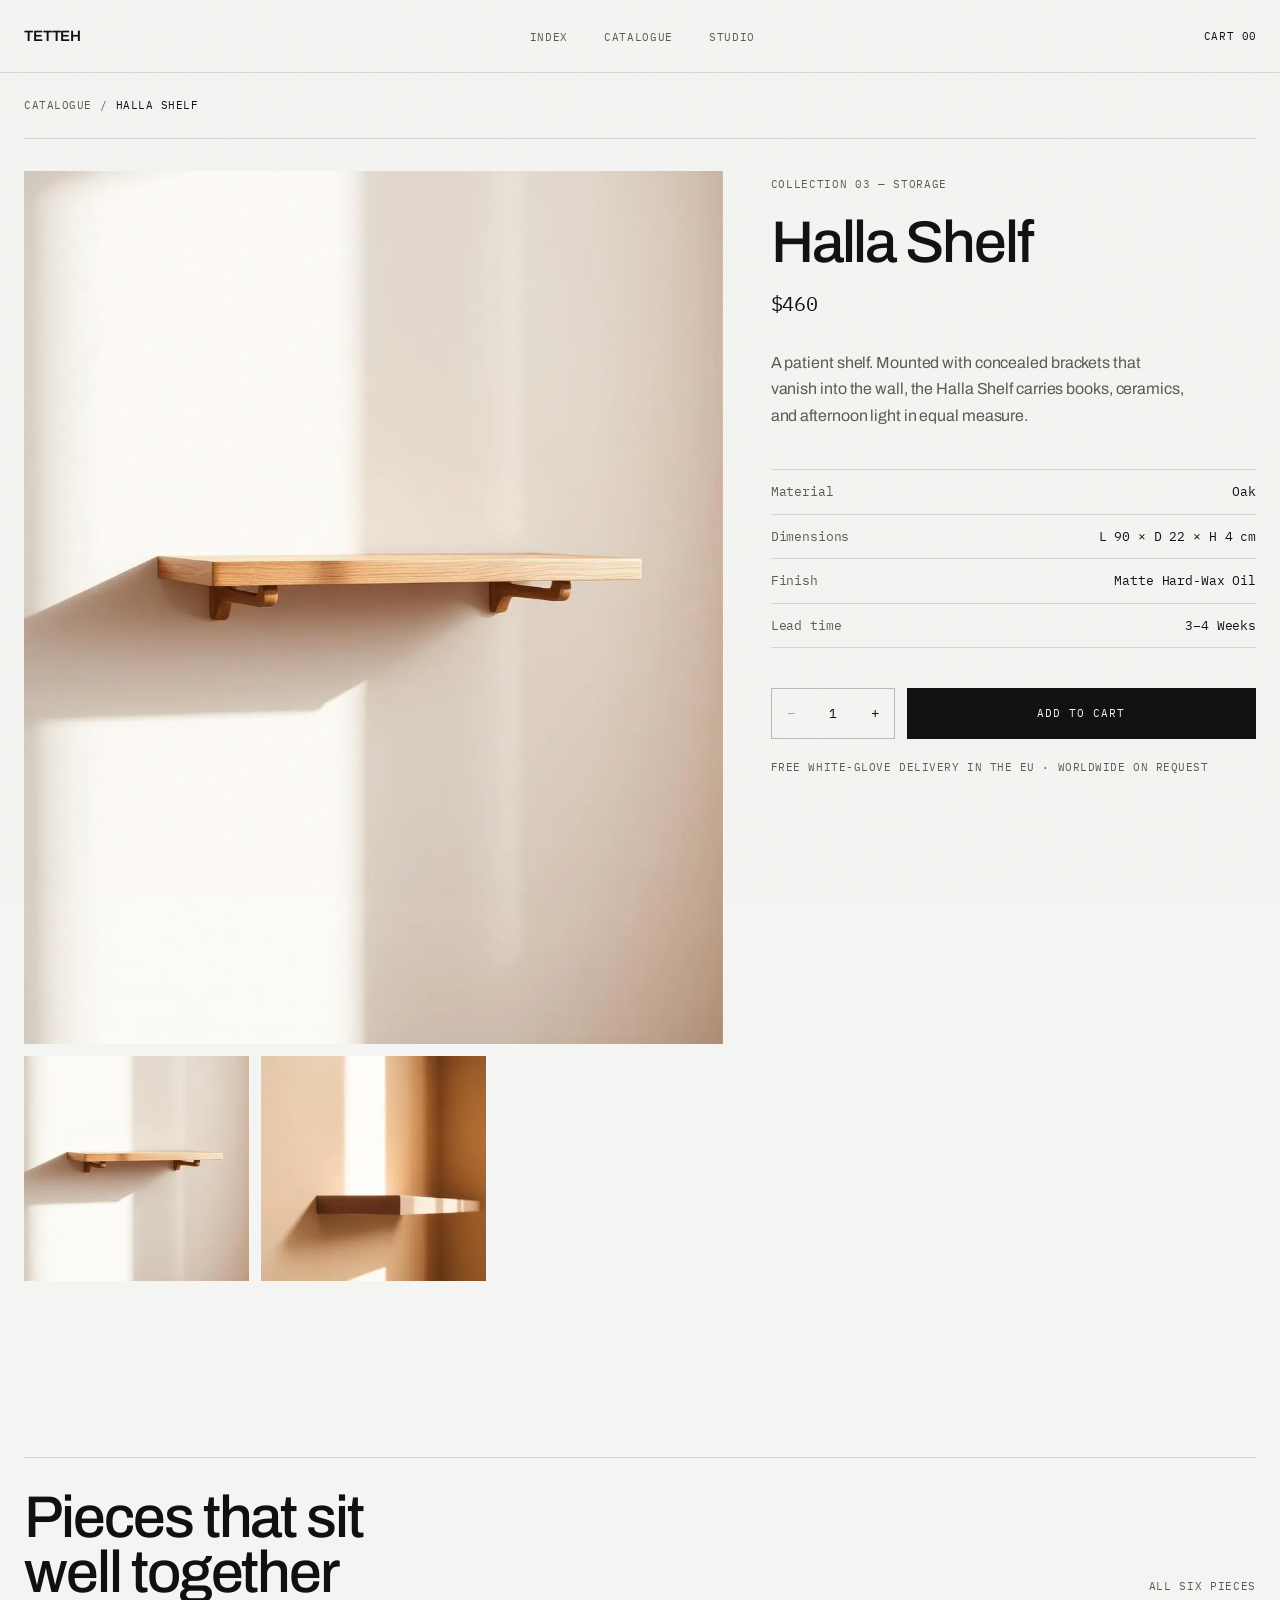
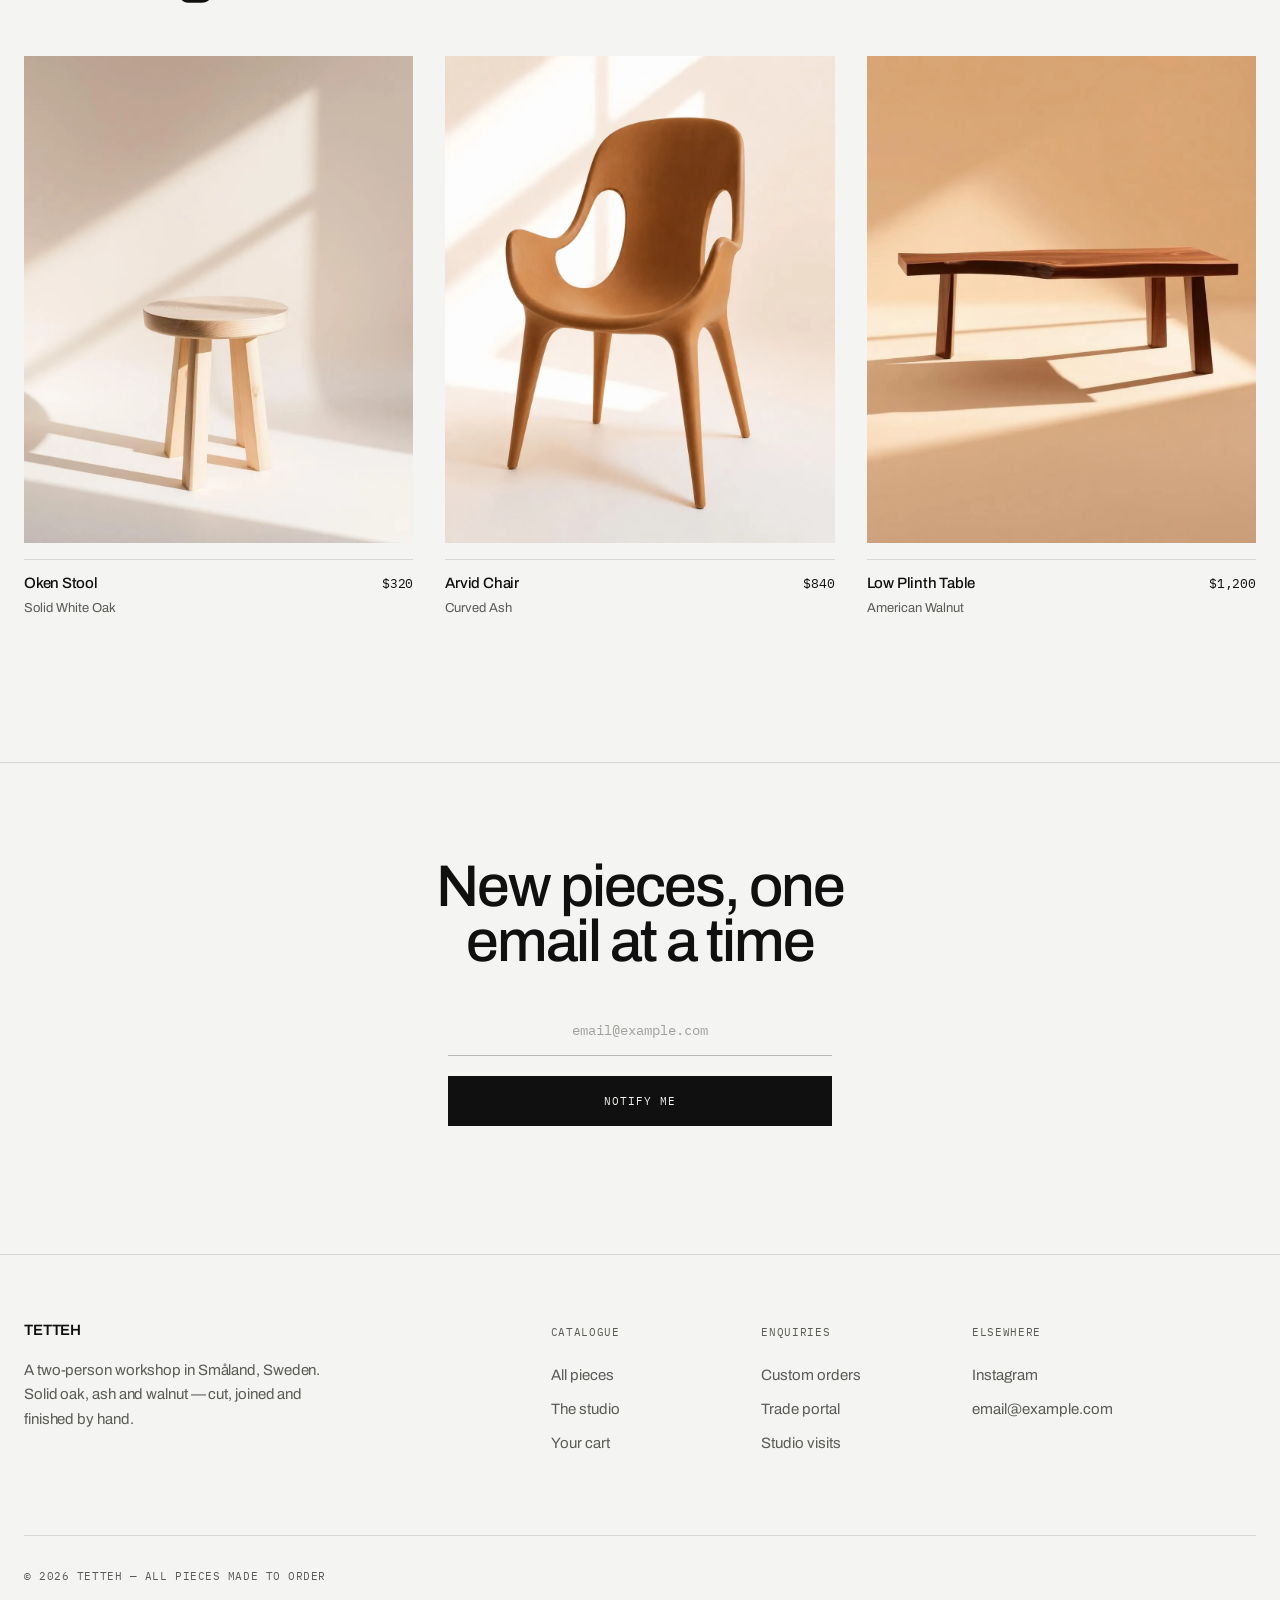
<file: products/halla-shelf/index.html>
<!DOCTYPE html>
<html lang="en">
  <head>
    <meta charset="utf-8">
    <meta name="viewport" content="width=device-width, initial-scale=1">
    <title>
      Halla Shelf — TETTEH
    </title>
    <meta name="description" content="A patient shelf. Mounted with concealed brackets that vanish into the wall, the Halla Shelf carries books, ceramics, and afternoon light in equal measure.">
    <meta name="author" content="TETTEH">
    <meta name="theme-color" content="#f4f4f2">
    <link rel="canonical" href="https://atelier-ko-topaz.vercel.app/products/halla-shelf/">
    <link rel="icon" type="image/svg+xml" href="../../favicon.svg">
    <link rel="preload" href="../../_astro/archivo-latin-wght-normal.E0tuGl4L.woff2" as="font" type="font/woff2" crossorigin>
    <meta property="og:title" content="Halla Shelf — TETTEH">
    <meta property="og:description" content="A patient shelf. Mounted with concealed brackets that vanish into the wall, the Halla Shelf carries books, ceramics, and afternoon light in equal measure.">
    <meta property="og:site_name" content="TETTEH">
    <meta property="og:type" content="website">
    <meta property="og:url" content="https://atelier-ko-topaz.vercel.app/products/halla-shelf/">
    <meta property="og:image" content="https://atelier-ko-topaz.vercel.app/_astro/p-halla-1.jzRdYSz3.jpg">
    <meta property="og:image:width" content="1024">
    <meta property="og:image:height" content="1280">
    <meta name="twitter:card" content="summary_large_image">
    <meta name="twitter:title" content="Halla Shelf — TETTEH">
    <meta name="twitter:description" content="A patient shelf. Mounted with concealed brackets that vanish into the wall, the Halla Shelf carries books, ceramics, and afternoon light in equal measure.">
    <meta name="twitter:image" content="https://atelier-ko-topaz.vercel.app/_astro/p-halla-1.jzRdYSz3.jpg">
    <script>
      // Opt in to scroll motion before first paint, so revealed elements are
      // never briefly visible. Without this flag every [data-reveal] target
      // renders in its final state.
      if (
        window.matchMedia("(prefers-reduced-motion: reduce)").matches === false &&
        "IntersectionObserver" in window
      ) {
        document.documentElement.dataset.motion = "on";
      }
    </script>
    <script>
      (() => {
        const storageKey = "atelier-ko-cart";
      
        function readCart() {
          try {
            return JSON.parse(window.localStorage.getItem(storageKey) || "[]");
          } catch {
            return [];
          }
        }
      
        function writeCart(items) {
          window.localStorage.setItem(storageKey, JSON.stringify(items));
          document.dispatchEvent(new CustomEvent("atelier-cart-change", { detail: items }));
        }
      
        function count(items = readCart()) {
          return items.reduce((total, item) => total + Number(item.quantity || 0), 0);
        }
      
        function updateBadges() {
          const total = count();
          document.querySelectorAll("[data-cart-count]").forEach((node) => {
            node.textContent = String(total).padStart(2, "0");
          });
          document.querySelectorAll("[data-cart-label]").forEach((node) => {
            node.setAttribute("aria-label", `Cart, ${total} ${total === 1 ? "item" : "items"}`);
          });
        }
      
        window.AtelierCart = {
          read: readCart,
          write: writeCart,
          count,
          add(slug, quantity = 1) {
            const items = readCart();
            const existing = items.find((item) => item.slug === slug);
            if (existing) {
              existing.quantity += quantity;
              writeCart(items);
              return;
            }
            writeCart([...items, { slug, quantity }]);
          },
          remove(slug) {
            writeCart(readCart().filter((item) => item.slug !== slug));
          },
          setQuantity(slug, quantity) {
            if (quantity <= 0) {
              this.remove(slug);
              return;
            }
            writeCart(readCart().map((item) => (item.slug === slug ? { ...item, quantity } : item)));
          },
          updateBadges,
        };
      
        if (document.readyState === "loading") {
          document.addEventListener("DOMContentLoaded", updateBadges);
        } else {
          updateBadges();
        }
        window.addEventListener("storage", updateBadges);
        document.addEventListener("atelier-cart-change", updateBadges);
      })();
    </script>
    <link rel="stylesheet" href="../../_astro/BaseLayout.DGcUG68y.css">
    <style>
      .product-card-meta[data-astro-cid-4fhpls6h]{border-top:1px solid var(--line);transition:border-top-color .4s var(--ease-out-quart)}.product-card[data-astro-cid-4fhpls6h]:hover .product-card-meta[data-astro-cid-4fhpls6h],.product-card[data-astro-cid-4fhpls6h]:focus-visible .product-card-meta[data-astro-cid-4fhpls6h]{border-top-color:var(--accent)}
      .gallery-panel[data-astro-cid-cezwlk7t].is-hidden{display:none}@media (prefers-reduced-motion:no-preference){.gallery-panel[data-astro-cid-cezwlk7t]:not(.is-hidden){animation:panel-in .6s var(--ease-out-expo) both}@keyframes panel-in{0%{opacity:0;transform:scale(1.015)}}}.gallery-thumb[data-astro-cid-cezwlk7t]{box-shadow:inset 0 0 0 1px var(--line);transition:box-shadow .26s}.gallery-thumb[data-astro-cid-cezwlk7t]:hover{box-shadow:inset 0 0 0 1px var(--line-strong)}.gallery-thumb[data-astro-cid-cezwlk7t][aria-pressed=true]{box-shadow:inset 0 0 0 2px var(--accent)}
    </style>
  </head>
  <body>
    <a href="#main-content" class="btn btn-primary sr-only focus:not-sr-only focus:fixed focus:left-4 focus:top-4 focus:z-[100]">
      Skip to content
    </a>
    <header class="site-header sticky top-0 z-50" data-astro-cid-fzpbxy5g>
      <nav class="shell flex h-[4.5rem] items-center justify-between gap-6" aria-label="Main" data-astro-cid-fzpbxy5g>
        <a href="../../index.html" class="-m-2 p-2 text-[0.9375rem] font-semibold uppercase tracking-[-0.01em] transition-colors hover:text-accent" aria-label="TETTEH, home" data-astro-cid-fzpbxy5g>
          TETTEH
        </a>
        <ul class="hidden items-center gap-9 md:flex" data-astro-cid-fzpbxy5g>
          <li data-astro-cid-fzpbxy5g>
            <a href="../../index.html" class="nav-link link-mono" data-astro-cid-fzpbxy5g>
              Index
            </a>
          </li>
          <li data-astro-cid-fzpbxy5g>
            <a href="../../catalog/index.html" class="nav-link link-mono" data-astro-cid-fzpbxy5g>
              Catalogue
            </a>
          </li>
          <li data-astro-cid-fzpbxy5g>
            <a href="../../about/index.html" class="nav-link link-mono" data-astro-cid-fzpbxy5g>
              Studio
            </a>
          </li>
        </ul>
        <div class="flex items-center gap-1" data-astro-cid-fzpbxy5g>
          <a href="../../cart/index.html" data-cart-toggle data-cart-label aria-label="Cart, 0 items" aria-expanded="false" aria-controls="cart-drawer-panel" class="link-mono -m-2 inline-flex items-center gap-2 p-2 transition-colors hover:text-accent" data-astro-cid-fzpbxy5g>
            <span class="hidden sm:inline" data-astro-cid-fzpbxy5g>
              Cart
            </span>
            <span class="mono text-[0.6875rem]" data-cart-count data-astro-cid-fzpbxy5g>
              00
            </span>
          </a>
          <button type="button" class="-mr-2 inline-flex size-10 items-center justify-center transition-colors hover:text-accent md:hidden" aria-controls="mobile-menu" aria-expanded="false" data-mobile-menu-open data-astro-cid-fzpbxy5g>
            <span class="sr-only" data-astro-cid-fzpbxy5g>
              Open menu
            </span>
            <span class="flex w-[1.125rem] flex-col gap-[5px]" aria-hidden="true" data-astro-cid-fzpbxy5g>
              <span class="h-px w-full bg-current" data-astro-cid-fzpbxy5g>
              </span>
              <span class="h-px w-full bg-current" data-astro-cid-fzpbxy5g>
              </span>
            </span>
          </button>
        </div>
      </nav>
    </header>
    <div id="mobile-menu" class="fixed inset-0 z-[60] h-dvh bg-canvas md:hidden" role="dialog" aria-modal="true" aria-label="Site menu" data-mobile-menu hidden data-astro-cid-fzpbxy5g>
      <div class="flex h-full flex-col px-[var(--gutter)] pb-8 pt-0" data-astro-cid-fzpbxy5g>
        <div class="flex h-[4.5rem] shrink-0 items-center justify-between" data-astro-cid-fzpbxy5g>
          <span class="text-[0.9375rem] font-semibold uppercase tracking-[-0.01em]" data-astro-cid-fzpbxy5g>
            Menu
          </span>
          <button type="button" class="-mr-2 inline-flex size-10 items-center justify-center transition-colors hover:text-accent" data-mobile-menu-close data-astro-cid-fzpbxy5g>
            <span class="sr-only" data-astro-cid-fzpbxy5g>
              Close menu
            </span>
            <svg width="18" height="18" viewBox="0 0 24 24" fill="none" stroke="currentColor" stroke-width="1.25" aria-hidden="true" data-astro-cid-fzpbxy5g>
              <path d="M5 5l14 14" data-astro-cid-fzpbxy5g>
              </path>
              <path d="M19 5L5 19" data-astro-cid-fzpbxy5g>
              </path>
            </svg>
          </button>
        </div>
        <ul class="mt-6 border-t border-line" data-astro-cid-fzpbxy5g>
          <li class="menu-item border-b border-line" style="--i:0" data-astro-cid-fzpbxy5g>
            <a href="../../index.html" class="flex items-baseline gap-4 py-5 transition-colors hover:text-accent text-muted" data-mobile-menu-link data-astro-cid-fzpbxy5g>
              <span class="mono text-[0.6875rem] text-accent" data-astro-cid-fzpbxy5g>
                01
              </span>
              <span class="type-h3" data-astro-cid-fzpbxy5g>
                Index
              </span>
            </a>
          </li>
          <li class="menu-item border-b border-line" style="--i:1" data-astro-cid-fzpbxy5g>
            <a href="../../catalog/index.html" class="flex items-baseline gap-4 py-5 transition-colors hover:text-accent text-muted" data-mobile-menu-link data-astro-cid-fzpbxy5g>
              <span class="mono text-[0.6875rem] text-accent" data-astro-cid-fzpbxy5g>
                02
              </span>
              <span class="type-h3" data-astro-cid-fzpbxy5g>
                Catalogue
              </span>
            </a>
          </li>
          <li class="menu-item border-b border-line" style="--i:2" data-astro-cid-fzpbxy5g>
            <a href="../../about/index.html" class="flex items-baseline gap-4 py-5 transition-colors hover:text-accent text-muted" data-mobile-menu-link data-astro-cid-fzpbxy5g>
              <span class="mono text-[0.6875rem] text-accent" data-astro-cid-fzpbxy5g>
                03
              </span>
              <span class="type-h3" data-astro-cid-fzpbxy5g>
                Studio
              </span>
            </a>
          </li>
          <li class="menu-item border-b border-line" style="--i:3" data-astro-cid-fzpbxy5g>
            <a href="../../cart/index.html" data-cart-label aria-label="Cart, 0 items" class="flex items-baseline gap-4 py-5 text-muted transition-colors hover:text-accent" data-mobile-menu-link data-astro-cid-fzpbxy5g>
              <span class="mono text-[0.6875rem] text-accent" data-astro-cid-fzpbxy5g>
                04
              </span>
              <span class="type-h3" data-astro-cid-fzpbxy5g>
                Cart
              </span>
              <span class="mono ml-auto self-center text-[0.6875rem]" data-cart-count data-astro-cid-fzpbxy5g>
                00
              </span>
            </a>
          </li>
        </ul>
        <a href="../../products/oken-stool/index.html" class="menu-item group mt-auto block pt-8" style="--i:4" data-mobile-menu-link data-astro-cid-fzpbxy5g>
          <div class="overflow-hidden bg-surface" data-astro-cid-fzpbxy5g>
            <img src="../../_astro/p-oken-1.B6o-BlcA_Z7g310.webp" alt="Oken Stool — Solid White Oak" loading="lazy" data-astro-cid-fzpbxy5g="true" decoding="async" width="900" height="560" class="aspect-[16/10] max-h-[28dvh] w-full object-cover transition-transform duration-[900ms] ease-out group-hover:scale-[1.04]">
          </div>
          <div class="mt-3 flex items-baseline justify-between gap-4" data-astro-cid-fzpbxy5g>
            <p class="label" data-astro-cid-fzpbxy5g>
              In the workshop — Oken Stool
            </p>
            <p class="mono text-[0.6875rem]" data-astro-cid-fzpbxy5g>
              $320
            </p>
          </div>
        </a>
      </div>
    </div>
    <div class="cart-drawer" data-cart-drawer hidden>
      <div class="cart-backdrop" data-cart-backdrop>
      </div>
      <!-- A plain div, not <aside>: role="dialog" is not permitted on an element
       whose implicit role is already complementary. -->
      <div id="cart-drawer-panel" class="cart-panel" role="dialog" aria-modal="true" aria-labelledby="cart-drawer-heading" data-cart-panel>
        <div class="cart-panel-head">
          <h2 id="cart-drawer-heading" class="text-[0.9375rem] font-semibold uppercase tracking-[-0.01em]">
            Cart
            <span class="mono text-[0.6875rem] font-normal text-muted" data-cart-count>
              00
            </span>
          </h2>
          <button type="button" class="-mr-2 inline-flex size-10 items-center justify-center transition-colors hover:text-accent" data-cart-close>
            <span class="sr-only">
              Close cart
            </span>
            <svg width="18" height="18" viewBox="0 0 24 24" fill="none" stroke="currentColor" stroke-width="1.25" aria-hidden="true">
              <path d="M5 5l14 14">
              </path>
              <path d="M19 5L5 19">
              </path>
            </svg>
          </button>
        </div>
        <div class="cart-panel-body">
          <ul data-cart-lines>
          </ul>
          <div class="py-14 text-center" data-cart-drawer-empty>
            <p class="type-body text-[0.9375rem]">
              Nothing selected yet.
            </p>
            <a href="../../catalog/index.html" class="btn btn-outline mt-6 w-full" data-cart-close>
              Browse the catalogue
            </a>
          </div>
        </div>
        <div class="cart-panel-foot" data-cart-drawer-foot hidden>
          <div class="flex items-baseline justify-between gap-4">
            <span class="label">
              Subtotal
            </span>
            <span class="mono text-lg" data-cart-drawer-subtotal>
              $0
            </span>
          </div>
          <p class="mono mt-2 text-[0.625rem] uppercase tracking-[0.05em] text-muted">
            Delivery calculated at checkout
          </p>
          <a href="../../cart/index.html" class="btn btn-primary mt-5 w-full">
            Checkout
          </a>
          <button type="button" class="link link-mono mx-auto mt-4 block text-muted" data-cart-close>
            Continue browsing
          </button>
        </div>
      </div>
    </div>
    <script type="application/json" id="cart-drawer-data">
      {"locale":"en-US","currency":"USD","shippingFlatRate":120,"products":[{"slug":"oken-stool","name":"Oken Stool","price":320,"meta":"Oak · Matte Hard-Wax Oil","href":"../../products/oken-stool/index.html","image":"../../_astro/p-oken-1.B6o-BlcA_Z2vvedI.webp"},{"slug":"arvid-chair","name":"Arvid Chair","price":840,"meta":"Ash · Soap-Treated","href":"../../products/arvid-chair/index.html","image":"../../_astro/p-arvid-3.BmDp2nLv_ZiQbKr.webp"},{"slug":"low-plinth-table","name":"Low Plinth Table","price":1200,"meta":"Walnut · Natural Oil","href":"../../products/low-plinth-table/index.html","image":"../../_astro/p-plinth-1.n3qgCCmL_7YBnu.webp"},{"slug":"monolith-bench","name":"Monolith Bench","price":1480,"meta":"Oak · Raw / Unfinished","href":"../../products/monolith-bench/index.html","image":"../../_astro/p-monolith-1.DKv_fRzK_Z18gs7n.webp"},{"slug":"halla-shelf","name":"Halla Shelf","price":460,"meta":"Oak · Matte Hard-Wax Oil","href":"../../products/halla-shelf/index.html","image":"../../_astro/p-halla-1.jzRdYSz3_Z1UALip.webp"},{"slug":"tora-desk","name":"Tora Desk","price":1980,"meta":"Walnut · Natural Oil","href":"../../products/tora-desk/index.html","image":"../../_astro/p-tora-1.BtjGgI1X_ZclW1w.webp"}]}
    </script>
    <script>
      (() => {
        const drawer = document.querySelector("[data-cart-drawer]");
        if (!drawer) return;
      
        const data = JSON.parse(document.getElementById("cart-drawer-data").textContent);
        const bySlug = new Map(data.products.map((product) => [product.slug, product]));
        const money = (value) =>
          new Intl.NumberFormat(data.locale, {
            style: "currency",
            currency: data.currency,
            maximumFractionDigits: 0,
          }).format(value);
      
        const list = drawer.querySelector("[data-cart-lines]");
        const empty = drawer.querySelector("[data-cart-drawer-empty]");
        const foot = drawer.querySelector("[data-cart-drawer-foot]");
        const subtotal = drawer.querySelector("[data-cart-drawer-subtotal]");
      
        function render() {
          const rows = window.AtelierCart.read()
            .map((item) => ({ item, product: bySlug.get(item.slug) }))
            .filter((row) => row.product);
      
          empty.hidden = rows.length > 0;
          foot.hidden = rows.length === 0;
          subtotal.textContent = money(
            rows.reduce((total, row) => total + row.product.price * row.item.quantity, 0),
          );
      
          list.replaceChildren();
      
          for (const { item, product } of rows) {
            const line = document.createElement("li");
            line.className = "cart-line";
            line.innerHTML = `
              <a class="block" tabindex="-1" aria-hidden="true"><img alt="" width="72" height="72" loading="lazy" /></a>
              <div class="flex min-w-0 flex-col gap-3">
                <div class="flex justify-between gap-3">
                  <div class="min-w-0">
                    <a class="link block truncate text-[0.9375rem] font-medium" data-line-name></a>
                    <p class="mono mt-1 truncate text-[0.625rem] uppercase tracking-[0.05em] text-muted" data-line-meta></p>
                  </div>
                  <span class="mono shrink-0 text-[0.8125rem]" data-line-price></span>
                </div>
                <div class="flex items-center justify-between gap-3">
                  <div class="qty qty-sm">
                    <button type="button" data-line-decrease>&minus;</button>
                    <output data-line-quantity></output>
                    <button type="button" data-line-increase>+</button>
                  </div>
                  <button type="button" class="link link-mono text-muted" data-line-remove>Remove</button>
                </div>
              </div>`;
      
            const image = line.querySelector("img");
            image.src = product.image;
            line.querySelector("a").href = product.href;
      
            const name = line.querySelector("[data-line-name]");
            name.textContent = product.name;
            name.href = product.href;
      
            line.querySelector("[data-line-meta]").textContent = product.meta;
            line.querySelector("[data-line-price]").textContent = money(product.price * item.quantity);
            line.querySelector("[data-line-quantity]").textContent = String(item.quantity);
      
            const decrease = line.querySelector("[data-line-decrease]");
            decrease.setAttribute("aria-label", `Decrease ${product.name} quantity`);
            decrease.addEventListener("click", () =>
              window.AtelierCart.setQuantity(item.slug, item.quantity - 1),
            );
      
            const increase = line.querySelector("[data-line-increase]");
            increase.setAttribute("aria-label", `Increase ${product.name} quantity`);
            increase.addEventListener("click", () =>
              window.AtelierCart.setQuantity(item.slug, item.quantity + 1),
            );
      
            const remove = line.querySelector("[data-line-remove]");
            remove.setAttribute("aria-label", `Remove ${product.name} from cart`);
            remove.addEventListener("click", () => window.AtelierCart.remove(item.slug));
      
            list.appendChild(line);
          }
        }
      
        document.addEventListener("atelier-cart-change", render);
        render();
      })();
    </script>
    <script>
      (() => {
        const menu = document.querySelector("[data-mobile-menu]");
        const openButton = document.querySelector("[data-mobile-menu-open]");
        const closeButton = document.querySelector("[data-mobile-menu-close]");
      
        if (!menu || !openButton || !closeButton) return;
      
        const focusableSelector = "a[href],button:not([disabled]),input:not([disabled]),[tabindex]:not([tabindex='-1'])";
        let lastFocused = null;
      
        function getFocusable() {
          return Array.from(menu.querySelectorAll(focusableSelector)).filter((node) => node.offsetParent !== null);
        }
      
        function openMenu() {
          lastFocused = document.activeElement;
          menu.hidden = false;
          openButton.setAttribute("aria-expanded", "true");
          document.documentElement.style.overflow = "hidden";
          closeButton.focus({ preventScroll: true });
        }
      
        function closeMenu({ restoreFocus = true } = {}) {
          menu.hidden = true;
          openButton.setAttribute("aria-expanded", "false");
          document.documentElement.style.overflow = "";
          if (restoreFocus && lastFocused) lastFocused.focus({ preventScroll: true });
        }
      
        openButton.addEventListener("click", openMenu);
        closeButton.addEventListener("click", () => closeMenu());
      
        menu.querySelectorAll("[data-mobile-menu-link]").forEach((link) => {
          link.addEventListener("click", () => closeMenu({ restoreFocus: false }));
        });
      
        document.addEventListener("keydown", (event) => {
          if (menu.hidden) return;
      
          if (event.key === "Escape") {
            event.preventDefault();
            closeMenu();
            return;
          }
      
          if (event.key !== "Tab") return;
      
          const focusable = getFocusable();
          const first = focusable[0];
          const last = focusable[focusable.length - 1];
          if (!first || !last) return;
      
          if (event.shiftKey && document.activeElement === first) {
            event.preventDefault();
            last.focus();
          } else if (!event.shiftKey && document.activeElement === last) {
            event.preventDefault();
            first.focus();
          }
        });
      
        window.addEventListener("resize", () => {
          if (!menu.hidden && window.matchMedia("(min-width: 768px)").matches) {
            closeMenu({ restoreFocus: false });
          }
        });
      })();
    </script>
    <main id="main-content" class="shell" data-astro-cid-cezwlk7t>
      <nav class="mono flex gap-2 py-6 text-[0.6875rem] uppercase tracking-[0.05em] text-muted" aria-label="Breadcrumb" data-astro-cid-cezwlk7t>
        <a href="../../catalog/index.html" class="link" data-astro-cid-cezwlk7t>
          Catalogue
        </a>
        <span aria-hidden="true" data-astro-cid-cezwlk7t>
          /
        </span>
        <span class="text-ink" aria-current="page" data-astro-cid-cezwlk7t>
          Halla Shelf
        </span>
      </nav>
      <div class="grid items-start gap-x-12 gap-y-10 border-t border-line pt-8 lg:grid-cols-12" data-astro-cid-cezwlk7t>
        <section class="lg:col-span-7" aria-label="Halla Shelf images" data-product-gallery data-astro-cid-cezwlk7t>
          <div class="relative overflow-hidden bg-surface" data-astro-cid-cezwlk7t>
            <div class="gallery-panel" data-gallery-panel="0" data-astro-cid-cezwlk7t>
              <img src="../../_astro/p-halla-1.jzRdYSz3_221b8H.webp" alt="Halla Shelf — view 1 of 2" loading="eager" decoding="sync" data-astro-cid-cezwlk7t="true" width="1440" height="1800" class="aspect-[4/5] w-full object-cover">
            </div>
            <div class="gallery-panel is-hidden" data-gallery-panel="1" data-astro-cid-cezwlk7t>
              <img src="../../_astro/p-halla-2.DCPNZsHH_1B7K71.webp" alt="Halla Shelf — view 2 of 2" loading="lazy" decoding="async" data-astro-cid-cezwlk7t="true" width="1440" height="1800" class="aspect-[4/5] w-full object-cover">
            </div>
          </div>
          <div class="mt-3 grid grid-cols-3 gap-3" role="group" aria-label="Choose an image" data-astro-cid-cezwlk7t>
            <button type="button" class="gallery-thumb overflow-hidden bg-surface" data-gallery-thumb="0" aria-label="Show view 1" aria-pressed="true" data-astro-cid-cezwlk7t>
              <img src="../../_astro/p-halla-1.jzRdYSz3_1pAr7l.webp" alt loading="lazy" data-astro-cid-cezwlk7t="true" decoding="async" width="360" height="360" class="aspect-square w-full object-cover">
            </button>
            <button type="button" class="gallery-thumb overflow-hidden bg-surface" data-gallery-thumb="1" aria-label="Show view 2" aria-pressed="false" data-astro-cid-cezwlk7t>
              <img src="../../_astro/p-halla-2.DCPNZsHH_pI8OK.webp" alt loading="lazy" data-astro-cid-cezwlk7t="true" decoding="async" width="360" height="360" class="aspect-square w-full object-cover">
            </button>
          </div>
        </section>
        <div class="lg:sticky lg:top-28 lg:col-span-5" data-astro-cid-cezwlk7t>
          <p class="label" data-astro-cid-cezwlk7t>
            Collection 03 — Storage
          </p>
          <h1 class="type-h2 mt-5" data-astro-cid-cezwlk7t>
            Halla Shelf
          </h1>
          <p class="mono mt-5 text-xl" data-astro-cid-cezwlk7t>
            $460
          </p>
          <p class="type-body mt-8 max-w-[46ch]" data-astro-cid-cezwlk7t>
            A patient shelf. Mounted with concealed brackets that vanish into the wall, the Halla Shelf carries books, ceramics, and afternoon light in equal measure.
          </p>
          <dl class="mono mt-10 border-t border-line text-[0.8125rem]" data-astro-cid-cezwlk7t>
            <div class="flex justify-between gap-6 border-b border-line py-3" data-astro-cid-cezwlk7t>
              <dt class="text-muted" data-astro-cid-cezwlk7t>
                Material
              </dt>
              <dd class="text-right" data-astro-cid-cezwlk7t>
                Oak
              </dd>
            </div>
            <div class="flex justify-between gap-6 border-b border-line py-3" data-astro-cid-cezwlk7t>
              <dt class="text-muted" data-astro-cid-cezwlk7t>
                Dimensions
              </dt>
              <dd class="text-right" data-astro-cid-cezwlk7t>
                L 90 × D 22 × H 4 cm
              </dd>
            </div>
            <div class="flex justify-between gap-6 border-b border-line py-3" data-astro-cid-cezwlk7t>
              <dt class="text-muted" data-astro-cid-cezwlk7t>
                Finish
              </dt>
              <dd class="text-right" data-astro-cid-cezwlk7t>
                Matte Hard-Wax Oil
              </dd>
            </div>
            <div class="flex justify-between gap-6 border-b border-line py-3" data-astro-cid-cezwlk7t>
              <dt class="text-muted" data-astro-cid-cezwlk7t>
                Lead time
              </dt>
              <dd class="text-right" data-astro-cid-cezwlk7t>
                3–4 Weeks
              </dd>
            </div>
          </dl>
          <div class="mt-10 flex flex-wrap items-stretch gap-3" data-astro-cid-cezwlk7t>
            <div class="qty" data-quantity data-astro-cid-cezwlk7t>
              <button type="button" data-quantity-decrease aria-label="Decrease quantity" disabled data-astro-cid-cezwlk7t>
                −
              </button>
              <output data-quantity-value aria-live="polite" aria-label="Quantity" data-astro-cid-cezwlk7t>
                1
              </output>
              <button type="button" data-quantity-increase aria-label="Increase quantity" data-astro-cid-cezwlk7t>
                +
              </button>
            </div>
            <button type="button" class="btn btn-primary flex-1" data-add-to-cart="halla-shelf" data-add-quantity="1" data-astro-cid-cezwlk7t>
              Add to cart
            </button>
          </div>
          <p class="mono mt-5 text-[0.6875rem] uppercase leading-relaxed tracking-[0.05em] text-muted" data-astro-cid-cezwlk7t>
            Free white-glove delivery in the EU · worldwide on request
          </p>
        </div>
      </div>
      <section class="mt-32 md:mt-44" data-astro-cid-cezwlk7t>
        <div class="flex flex-wrap items-end justify-between gap-x-8 gap-y-4 border-t border-line pt-8" data-reveal data-astro-cid-cezwlk7t>
          <h2 class="type-h2 max-w-[16ch]" data-astro-cid-cezwlk7t>
            Pieces that sit well together
          </h2>
          <a href="../../catalog/index.html" class="link link-mono pb-1.5 text-muted" data-astro-cid-cezwlk7t>
            All six pieces
          </a>
        </div>
        <div class="mt-12 grid gap-x-8 gap-y-14 md:mt-14 md:grid-cols-3" data-astro-cid-cezwlk7t>
          <a href="../../products/oken-stool/index.html" class="product-card group block" data-product-card data-reveal data-astro-cid-4fhpls6h>
            <div class="overflow-hidden bg-surface" data-astro-cid-4fhpls6h>
              <img src="../../_astro/p-oken-1.B6o-BlcA_2rHKa1.webp" alt="Oken Stool — Solid White Oak" loading="lazy" decoding="async" data-astro-cid-4fhpls6h="true" width="1024" height="1280" class="aspect-[4/5] w-full object-cover transition-transform duration-[1100ms] ease-out group-hover:scale-[1.04]">
            </div>
            <div class="product-card-meta mt-4 flex items-baseline justify-between gap-4 pt-3" data-astro-cid-4fhpls6h>
              <div class="flex min-w-0 items-baseline gap-3" data-astro-cid-4fhpls6h>
                <div class="min-w-0" data-astro-cid-4fhpls6h>
                  <h3 class="truncate text-[0.9375rem] font-medium tracking-[-0.015em]" data-astro-cid-4fhpls6h="true">
                    Oken Stool
                  </h3>
                  <p class="mt-1 truncate text-[0.8125rem] text-muted" data-astro-cid-4fhpls6h>
                    Solid White Oak
                  </p>
                </div>
              </div>
              <span class="mono shrink-0 text-[0.8125rem]" data-astro-cid-4fhpls6h>
                $320
              </span>
            </div>
          </a>
          <a href="../../products/arvid-chair/index.html" class="product-card group block" data-product-card data-reveal style="--reveal-delay:110ms" data-astro-cid-4fhpls6h>
            <div class="overflow-hidden bg-surface" data-astro-cid-4fhpls6h>
              <img src="../../_astro/p-arvid-3.BmDp2nLv_Z16aklk.webp" alt="Arvid Chair — Curved Ash" loading="lazy" decoding="async" data-astro-cid-4fhpls6h="true" width="1024" height="1280" class="aspect-[4/5] w-full object-cover transition-transform duration-[1100ms] ease-out group-hover:scale-[1.04]">
            </div>
            <div class="product-card-meta mt-4 flex items-baseline justify-between gap-4 pt-3" data-astro-cid-4fhpls6h>
              <div class="flex min-w-0 items-baseline gap-3" data-astro-cid-4fhpls6h>
                <div class="min-w-0" data-astro-cid-4fhpls6h>
                  <h3 class="truncate text-[0.9375rem] font-medium tracking-[-0.015em]" data-astro-cid-4fhpls6h="true">
                    Arvid Chair
                  </h3>
                  <p class="mt-1 truncate text-[0.8125rem] text-muted" data-astro-cid-4fhpls6h>
                    Curved Ash
                  </p>
                </div>
              </div>
              <span class="mono shrink-0 text-[0.8125rem]" data-astro-cid-4fhpls6h>
                $840
              </span>
            </div>
          </a>
          <a href="../../products/low-plinth-table/index.html" class="product-card group block" data-product-card data-reveal style="--reveal-delay:220ms" data-astro-cid-4fhpls6h>
            <div class="overflow-hidden bg-surface" data-astro-cid-4fhpls6h>
              <img src="../../_astro/p-plinth-1.n3qgCCmL_Z1TjVkr.webp" alt="Low Plinth Table — American Walnut" loading="lazy" decoding="async" data-astro-cid-4fhpls6h="true" width="1024" height="1280" class="aspect-[4/5] w-full object-cover transition-transform duration-[1100ms] ease-out group-hover:scale-[1.04]">
            </div>
            <div class="product-card-meta mt-4 flex items-baseline justify-between gap-4 pt-3" data-astro-cid-4fhpls6h>
              <div class="flex min-w-0 items-baseline gap-3" data-astro-cid-4fhpls6h>
                <div class="min-w-0" data-astro-cid-4fhpls6h>
                  <h3 class="truncate text-[0.9375rem] font-medium tracking-[-0.015em]" data-astro-cid-4fhpls6h="true">
                    Low Plinth Table
                  </h3>
                  <p class="mt-1 truncate text-[0.8125rem] text-muted" data-astro-cid-4fhpls6h>
                    American Walnut
                  </p>
                </div>
              </div>
              <span class="mono shrink-0 text-[0.8125rem]" data-astro-cid-4fhpls6h>
                $1,200
              </span>
            </div>
          </a>
        </div>
      </section>
    </main>
    <script type="application/ld+json">
      {"@context":"https://schema.org","@type":"Product","name":"Halla Shelf","description":"A patient shelf. Mounted with concealed brackets that vanish into the wall, the Halla Shelf carries books, ceramics, and afternoon light in equal measure.","image":["https://atelier-ko-topaz.vercel.app/_astro/p-halla-1.jzRdYSz3.jpg","https://atelier-ko-topaz.vercel.app/_astro/p-halla-2.DCPNZsHH.jpg"],"brand":{"@type":"Brand","name":"TETTEH"},"material":"Oak","url":"https://atelier-ko-topaz.vercel.app/products/halla-shelf","offers":{"@type":"Offer","priceCurrency":"USD","price":460,"availability":"https://schema.org/PreOrder","url":"https://atelier-ko-topaz.vercel.app/products/halla-shelf"}}
    </script>
    <script type="application/ld+json">
      {"@context":"https://schema.org","@type":"BreadcrumbList","itemListElement":[{"@type":"ListItem","position":1,"name":"Catalogue","item":"https://atelier-ko-topaz.vercel.app/catalog"},{"@type":"ListItem","position":2,"name":"Halla Shelf","item":"https://atelier-ko-topaz.vercel.app/products/halla-shelf"}]}
    </script>
    <script>
      (() => {
        const gallery = document.querySelector("[data-product-gallery]");
        if (gallery) {
          const panels = Array.from(gallery.querySelectorAll("[data-gallery-panel]"));
          const thumbs = Array.from(gallery.querySelectorAll("[data-gallery-thumb]"));
      
          thumbs.forEach((thumb) => {
            thumb.addEventListener("click", () => {
              const active = thumb.dataset.galleryThumb;
              panels.forEach((panel) => panel.classList.toggle("is-hidden", panel.dataset.galleryPanel !== active));
              thumbs.forEach((button) => {
                button.setAttribute("aria-pressed", String(button === thumb));
              });
            });
          });
        }
      
        // Quantity stepper. The chosen value rides on the add-to-cart button as
        // `data-add-quantity`; the delegated handler in BaseLayout reads it, adds
        // the line and opens the drawer, so there is no add logic on this page.
        const stepper = document.querySelector("[data-quantity]");
        const addButton = document.querySelector("[data-add-to-cart]");
        if (!stepper || !addButton) return;
      
        const output = stepper.querySelector("[data-quantity-value]");
        const decrease = stepper.querySelector("[data-quantity-decrease]");
        const increase = stepper.querySelector("[data-quantity-increase]");
        const MAX = 99;
        let quantity = 1;
      
        function setQuantity(next) {
          quantity = Math.min(MAX, Math.max(1, next));
          output.textContent = String(quantity);
          addButton.dataset.addQuantity = String(quantity);
          decrease.disabled = quantity === 1;
          increase.disabled = quantity === MAX;
        }
      
        decrease.addEventListener("click", () => setQuantity(quantity - 1));
        increase.addEventListener("click", () => setQuantity(quantity + 1));
        document.addEventListener("atelier-cart-change", () => setQuantity(1));
      })();
    </script>
    <footer id="studio" class="mt-24 border-t border-line md:mt-36">
      <section class="shell border-b border-line py-16 md:py-24" aria-labelledby="newsletter-heading">
        <div class="mx-auto max-w-[34rem] text-center" data-reveal>
          <h2 id="newsletter-heading" class="type-h2">
            New pieces, one email at a time
          </h2>
          <form class="mx-auto mt-9 max-w-[24rem]" data-newsletter-form novalidate>
            <label class="sr-only" for="newsletter-email">
              Email address
            </label>
            <div class="newsletter-field">
              <input id="newsletter-email" name="email" type="email" required autocomplete="email" placeholder="email@example.com">
            </div>
            <button type="submit" class="btn btn-primary mt-5 w-full" data-newsletter-button>
              Notify me
            </button>
            <p class="mono mt-4 min-h-[1rem] text-[0.6875rem] text-accent" data-newsletter-status role="status">
            </p>
          </form>
        </div>
      </section>
      <div class="shell pt-16">
        <div class="grid gap-12 md:grid-cols-12 md:gap-8">
          <div class="md:col-span-5">
            <p class="text-[0.9375rem] font-semibold uppercase tracking-[-0.01em]">
              TETTEH
            </p>
            <p class="type-body mt-4 max-w-[34ch] text-[0.9375rem]">
              A two-person workshop in Småland, Sweden. Solid oak, ash and walnut — cut, joined and finished by hand.
            </p>
          </div>
          <nav class="md:col-span-2 md:last:col-span-3" aria-label="Catalogue">
            <h2 class="label">
              Catalogue
            </h2>
            <ul class="mt-5 space-y-2.5">
              <li>
                <a href="../../catalog/index.html" class="link text-[0.9375rem] text-muted">
                  All pieces
                </a>
              </li>
              <li>
                <a href="../../about/index.html" class="link text-[0.9375rem] text-muted">
                  The studio
                </a>
              </li>
              <li>
                <a href="../../cart/index.html" class="link text-[0.9375rem] text-muted">
                  Your cart
                </a>
              </li>
            </ul>
          </nav>
          <nav class="md:col-span-2 md:last:col-span-3" aria-label="Enquiries">
            <h2 class="label">
              Enquiries
            </h2>
            <ul class="mt-5 space-y-2.5">
              <li>
                <a href="../../about/index.html" class="link text-[0.9375rem] text-muted">
                  Custom orders
                </a>
              </li>
              <li>
                <a href="../../about/index.html" class="link text-[0.9375rem] text-muted">
                  Trade portal
                </a>
              </li>
              <li>
                <a href="../../about/index.html" class="link text-[0.9375rem] text-muted">
                  Studio visits
                </a>
              </li>
            </ul>
          </nav>
          <nav class="md:col-span-2 md:last:col-span-3" aria-label="Elsewhere">
            <h2 class="label">
              Elsewhere
            </h2>
            <ul class="mt-5 space-y-2.5">
              <li>
                <a href="https://www.instagram.com/" class="link text-[0.9375rem] text-muted">
                  Instagram
                </a>
              </li>
              <li>
                <a href="mailto:email@example.com" class="link text-[0.9375rem] text-muted">
                  email@example.com
                </a>
              </li>
            </ul>
          </nav>
        </div>
        <div class="mt-20 border-t border-line py-8">
          <p class="mono text-[0.6875rem] uppercase tracking-[0.05em] text-muted">
            © 2026 TETTEH — all pieces made to order
          </p>
        </div>
      </div>
    </footer>
    <script>
      (() => {
        const form = document.querySelector("[data-newsletter-form]");
        if (!form) return;
      
        const button = form.querySelector("[data-newsletter-button]");
        const status = form.querySelector("[data-newsletter-status]");
      
        form.addEventListener("submit", (event) => {
          event.preventDefault();
      
          if (!form.checkValidity()) {
            status.textContent = "Please enter a valid email address.";
            form.reportValidity();
            return;
          }
      
          button.disabled = true;
          button.textContent = "Saving";
          window.setTimeout(() => {
            form.reset();
            button.disabled = false;
            button.textContent = "Notify me";
            status.textContent = "You're on the list. We'll be in touch.";
          }, 450);
        });
      })();
    </script>
    <script>
      // Cart drawer. The panel lives once in the header, so open/close is
      // delegated from the document. Any element with `data-cart-toggle` opens
      // it and any `data-cart-close` closes it, which means pages never wire up
      // their own handlers. Without JavaScript the header cart stays an
      // ordinary link to /cart and this never runs.
      (() => {
        const drawer = document.querySelector("[data-cart-drawer]");
        if (!drawer) return;
      
        const panel = drawer.querySelector("[data-cart-panel]");
        const focusableSelector =
          "a[href],button:not([disabled]),input:not([disabled]),[tabindex]:not([tabindex='-1'])";
        let lastFocused = null;
      
        function setOpen(open) {
          drawer.hidden = !open;
          document.documentElement.style.overflow = open ? "hidden" : "";
          document.querySelectorAll("[data-cart-toggle]").forEach((toggle) => {
            toggle.setAttribute("aria-expanded", String(open));
          });
      
          if (open) {
            lastFocused = document.activeElement;
            panel.querySelector("[data-cart-close]")?.focus({ preventScroll: true });
          } else if (lastFocused) {
            lastFocused.focus({ preventScroll: true });
          }
        }
      
        window.AtelierCart.openDrawer = () => setOpen(true);
      
        document.addEventListener("click", (event) => {
          const target = event.target instanceof Element ? event.target : null;
          if (!target) return;
      
          if (target.closest("[data-cart-toggle]")) {
            event.preventDefault();
            setOpen(drawer.hidden);
          } else if (target.closest("[data-cart-close]") || target.matches("[data-cart-backdrop]")) {
            setOpen(false);
          }
        });
      
        // Any control with `data-add-to-cart` adds its product and opens the
        // panel, so the drawer is the confirmation rather than a label swap.
        document.addEventListener("click", (event) => {
          const button = event.target instanceof Element && event.target.closest("[data-add-to-cart]");
          if (!button) return;
      
          const quantity = Number(button.dataset.addQuantity || 1);
          window.AtelierCart.add(button.dataset.addToCart, Math.max(1, quantity));
          setOpen(true);
        });
      
        document.addEventListener("keydown", (event) => {
          if (drawer.hidden) return;
      
          if (event.key === "Escape") {
            event.preventDefault();
            setOpen(false);
            return;
          }
      
          if (event.key !== "Tab") return;
      
          const focusable = Array.from(panel.querySelectorAll(focusableSelector)).filter(
            (node) => node.offsetParent !== null,
          );
          const first = focusable[0];
          const last = focusable[focusable.length - 1];
          if (!first || !last) return;
      
          if (event.shiftKey && document.activeElement === first) {
            event.preventDefault();
            last.focus();
          } else if (!event.shiftKey && document.activeElement === last) {
            event.preventDefault();
            first.focus();
          }
        });
      })();
    </script>
    <script>
      // Scroll reveals. Each target unobserves itself after firing once, so the
      // observer costs nothing after the first pass down the page.
      (() => {
        if (document.documentElement.dataset.motion !== "on") return;
      
        const observer = new IntersectionObserver(
          (entries) => {
            for (const entry of entries) {
              if (!entry.isIntersecting) continue;
              entry.target.classList.add("is-in");
              observer.unobserve(entry.target);
            }
          },
          { rootMargin: "0px 0px -8% 0px", threshold: 0 },
        );
      
        const observeAll = () => {
          document.querySelectorAll("[data-reveal]:not(.is-in)").forEach((node) => observer.observe(node));
        };
      
        if (document.readyState === "loading") {
          document.addEventListener("DOMContentLoaded", observeAll);
        } else {
          observeAll();
        }
      })();
    </script>
  </body>
</html>
</file>
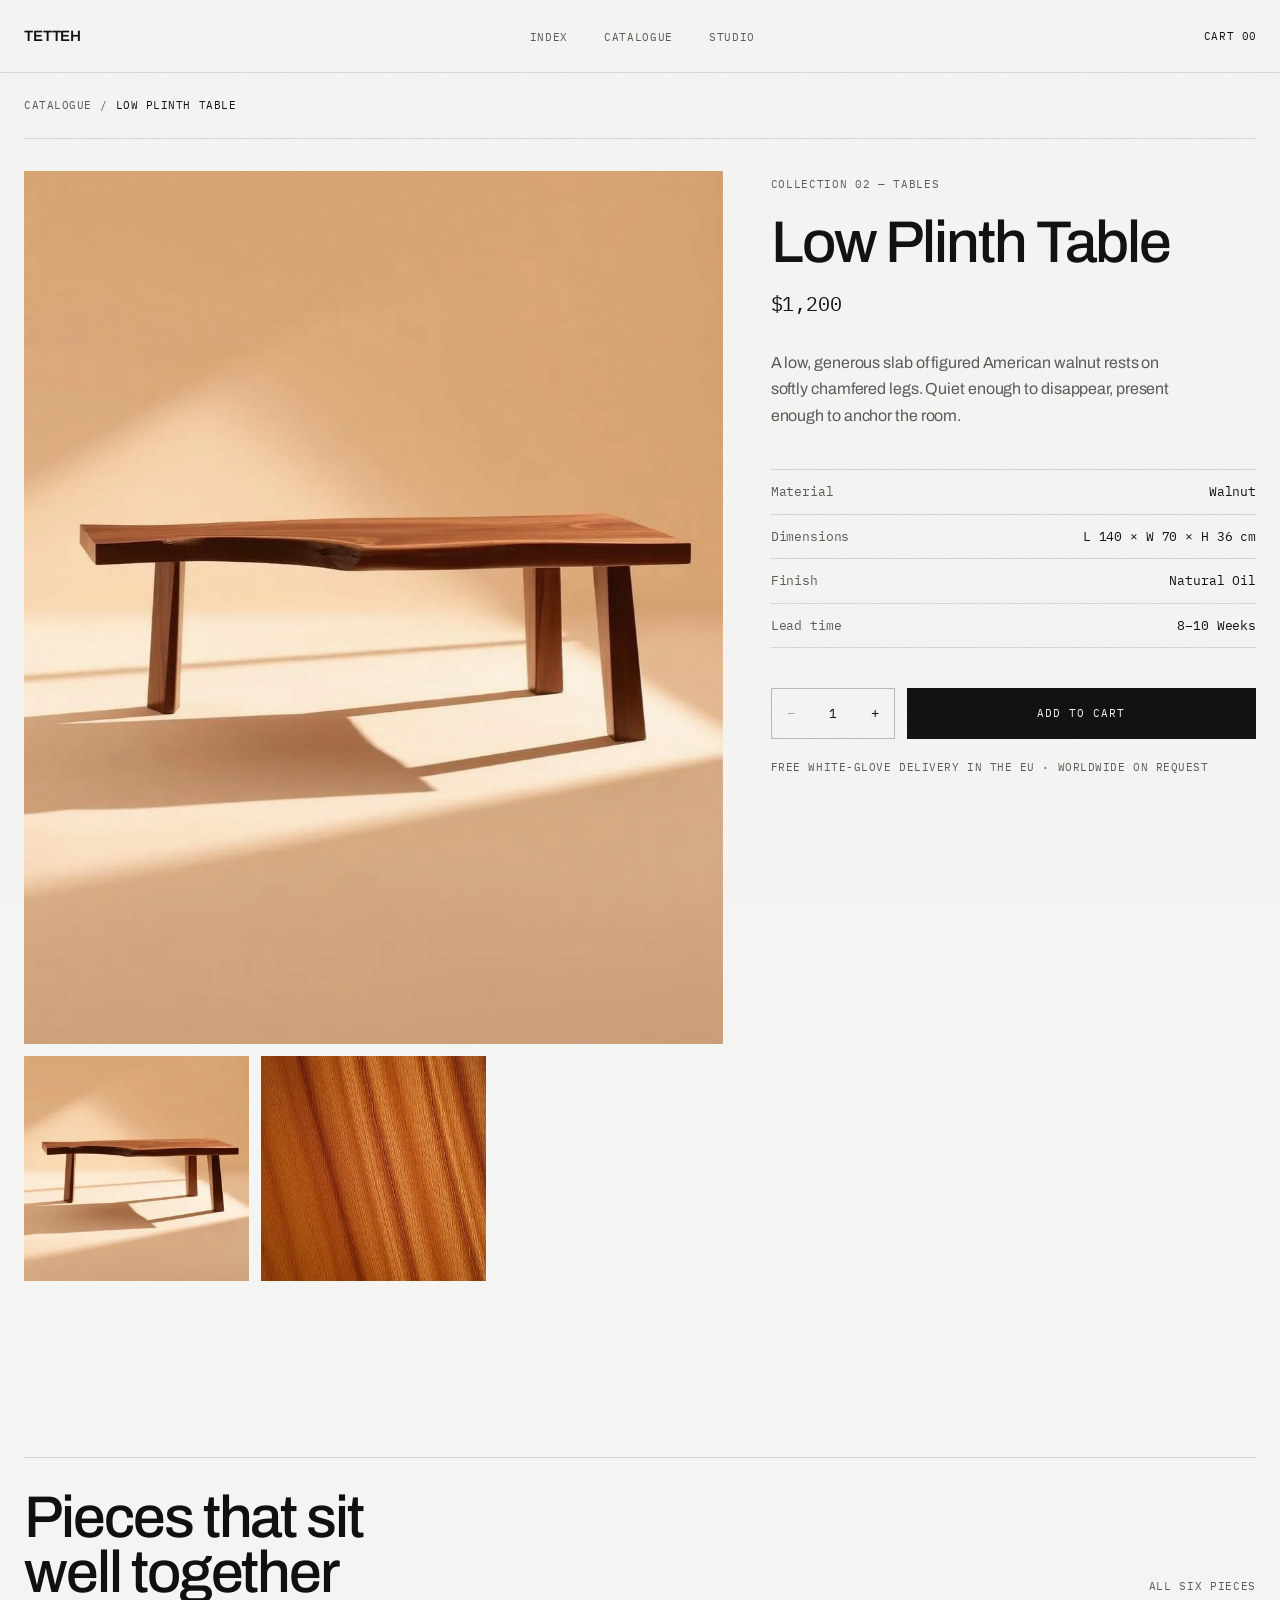
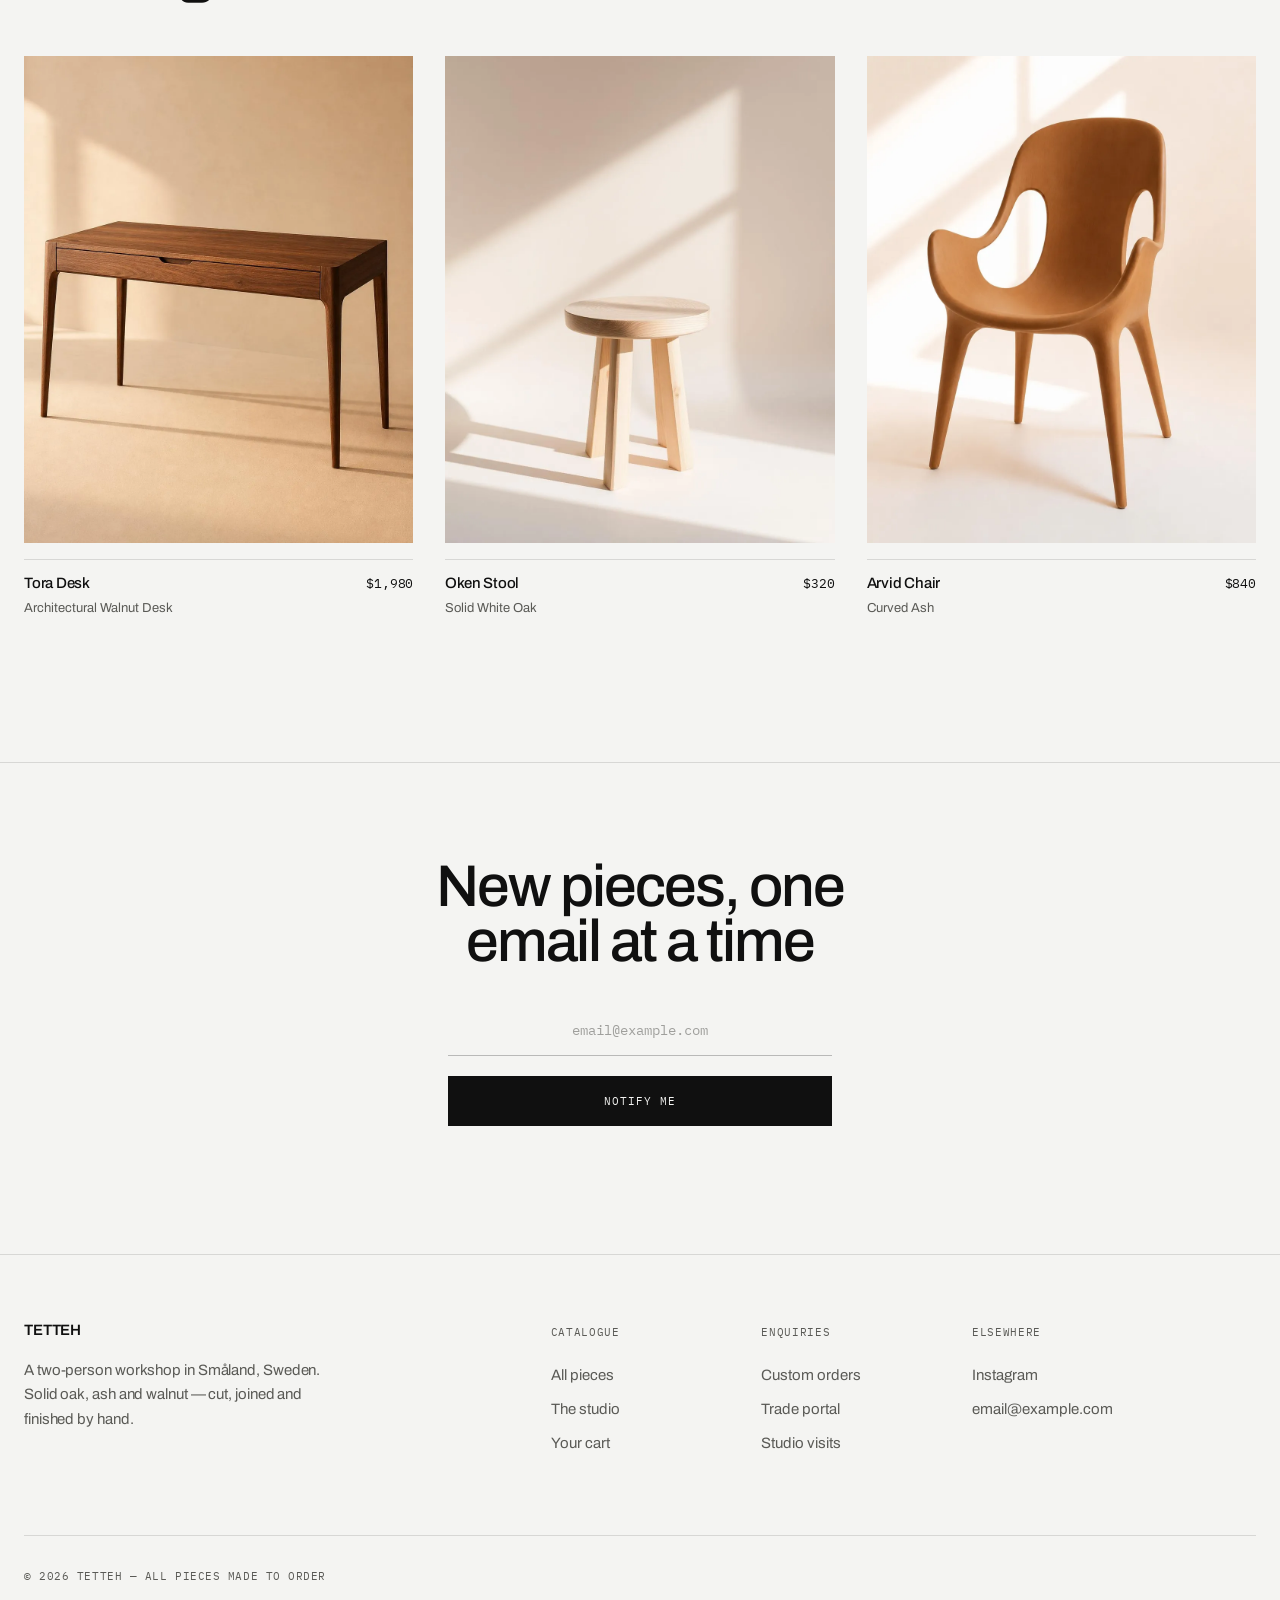
<file: products/low-plinth-table/index.html>
<!DOCTYPE html>
<html lang="en">
  <head>
    <meta charset="utf-8">
    <meta name="viewport" content="width=device-width, initial-scale=1">
    <title>
      Low Plinth Table — TETTEH
    </title>
    <meta name="description" content="A low, generous slab of figured American walnut rests on softly chamfered legs. Quiet enough to disappear, present enough to anchor the room.">
    <meta name="author" content="TETTEH">
    <meta name="theme-color" content="#f4f4f2">
    <link rel="canonical" href="https://atelier-ko-topaz.vercel.app/products/low-plinth-table/">
    <link rel="icon" type="image/svg+xml" href="../../favicon.svg">
    <link rel="preload" href="../../_astro/archivo-latin-wght-normal.E0tuGl4L.woff2" as="font" type="font/woff2" crossorigin>
    <meta property="og:title" content="Low Plinth Table — TETTEH">
    <meta property="og:description" content="A low, generous slab of figured American walnut rests on softly chamfered legs. Quiet enough to disappear, present enough to anchor the room.">
    <meta property="og:site_name" content="TETTEH">
    <meta property="og:type" content="website">
    <meta property="og:url" content="https://atelier-ko-topaz.vercel.app/products/low-plinth-table/">
    <meta property="og:image" content="https://atelier-ko-topaz.vercel.app/_astro/p-plinth-1.n3qgCCmL.jpg">
    <meta property="og:image:width" content="1024">
    <meta property="og:image:height" content="1280">
    <meta name="twitter:card" content="summary_large_image">
    <meta name="twitter:title" content="Low Plinth Table — TETTEH">
    <meta name="twitter:description" content="A low, generous slab of figured American walnut rests on softly chamfered legs. Quiet enough to disappear, present enough to anchor the room.">
    <meta name="twitter:image" content="https://atelier-ko-topaz.vercel.app/_astro/p-plinth-1.n3qgCCmL.jpg">
    <script>
      // Opt in to scroll motion before first paint, so revealed elements are
      // never briefly visible. Without this flag every [data-reveal] target
      // renders in its final state.
      if (
        window.matchMedia("(prefers-reduced-motion: reduce)").matches === false &&
        "IntersectionObserver" in window
      ) {
        document.documentElement.dataset.motion = "on";
      }
    </script>
    <script>
      (() => {
        const storageKey = "atelier-ko-cart";
      
        function readCart() {
          try {
            return JSON.parse(window.localStorage.getItem(storageKey) || "[]");
          } catch {
            return [];
          }
        }
      
        function writeCart(items) {
          window.localStorage.setItem(storageKey, JSON.stringify(items));
          document.dispatchEvent(new CustomEvent("atelier-cart-change", { detail: items }));
        }
      
        function count(items = readCart()) {
          return items.reduce((total, item) => total + Number(item.quantity || 0), 0);
        }
      
        function updateBadges() {
          const total = count();
          document.querySelectorAll("[data-cart-count]").forEach((node) => {
            node.textContent = String(total).padStart(2, "0");
          });
          document.querySelectorAll("[data-cart-label]").forEach((node) => {
            node.setAttribute("aria-label", `Cart, ${total} ${total === 1 ? "item" : "items"}`);
          });
        }
      
        window.AtelierCart = {
          read: readCart,
          write: writeCart,
          count,
          add(slug, quantity = 1) {
            const items = readCart();
            const existing = items.find((item) => item.slug === slug);
            if (existing) {
              existing.quantity += quantity;
              writeCart(items);
              return;
            }
            writeCart([...items, { slug, quantity }]);
          },
          remove(slug) {
            writeCart(readCart().filter((item) => item.slug !== slug));
          },
          setQuantity(slug, quantity) {
            if (quantity <= 0) {
              this.remove(slug);
              return;
            }
            writeCart(readCart().map((item) => (item.slug === slug ? { ...item, quantity } : item)));
          },
          updateBadges,
        };
      
        if (document.readyState === "loading") {
          document.addEventListener("DOMContentLoaded", updateBadges);
        } else {
          updateBadges();
        }
        window.addEventListener("storage", updateBadges);
        document.addEventListener("atelier-cart-change", updateBadges);
      })();
    </script>
    <link rel="stylesheet" href="../../_astro/BaseLayout.DGcUG68y.css">
    <style>
      .product-card-meta[data-astro-cid-4fhpls6h]{border-top:1px solid var(--line);transition:border-top-color .4s var(--ease-out-quart)}.product-card[data-astro-cid-4fhpls6h]:hover .product-card-meta[data-astro-cid-4fhpls6h],.product-card[data-astro-cid-4fhpls6h]:focus-visible .product-card-meta[data-astro-cid-4fhpls6h]{border-top-color:var(--accent)}
      .gallery-panel[data-astro-cid-cezwlk7t].is-hidden{display:none}@media (prefers-reduced-motion:no-preference){.gallery-panel[data-astro-cid-cezwlk7t]:not(.is-hidden){animation:panel-in .6s var(--ease-out-expo) both}@keyframes panel-in{0%{opacity:0;transform:scale(1.015)}}}.gallery-thumb[data-astro-cid-cezwlk7t]{box-shadow:inset 0 0 0 1px var(--line);transition:box-shadow .26s}.gallery-thumb[data-astro-cid-cezwlk7t]:hover{box-shadow:inset 0 0 0 1px var(--line-strong)}.gallery-thumb[data-astro-cid-cezwlk7t][aria-pressed=true]{box-shadow:inset 0 0 0 2px var(--accent)}
    </style>
  </head>
  <body>
    <a href="#main-content" class="btn btn-primary sr-only focus:not-sr-only focus:fixed focus:left-4 focus:top-4 focus:z-[100]">
      Skip to content
    </a>
    <header class="site-header sticky top-0 z-50" data-astro-cid-fzpbxy5g>
      <nav class="shell flex h-[4.5rem] items-center justify-between gap-6" aria-label="Main" data-astro-cid-fzpbxy5g>
        <a href="../../index.html" class="-m-2 p-2 text-[0.9375rem] font-semibold uppercase tracking-[-0.01em] transition-colors hover:text-accent" aria-label="TETTEH, home" data-astro-cid-fzpbxy5g>
          TETTEH
        </a>
        <ul class="hidden items-center gap-9 md:flex" data-astro-cid-fzpbxy5g>
          <li data-astro-cid-fzpbxy5g>
            <a href="../../index.html" class="nav-link link-mono" data-astro-cid-fzpbxy5g>
              Index
            </a>
          </li>
          <li data-astro-cid-fzpbxy5g>
            <a href="../../catalog/index.html" class="nav-link link-mono" data-astro-cid-fzpbxy5g>
              Catalogue
            </a>
          </li>
          <li data-astro-cid-fzpbxy5g>
            <a href="../../about/index.html" class="nav-link link-mono" data-astro-cid-fzpbxy5g>
              Studio
            </a>
          </li>
        </ul>
        <div class="flex items-center gap-1" data-astro-cid-fzpbxy5g>
          <a href="../../cart/index.html" data-cart-toggle data-cart-label aria-label="Cart, 0 items" aria-expanded="false" aria-controls="cart-drawer-panel" class="link-mono -m-2 inline-flex items-center gap-2 p-2 transition-colors hover:text-accent" data-astro-cid-fzpbxy5g>
            <span class="hidden sm:inline" data-astro-cid-fzpbxy5g>
              Cart
            </span>
            <span class="mono text-[0.6875rem]" data-cart-count data-astro-cid-fzpbxy5g>
              00
            </span>
          </a>
          <button type="button" class="-mr-2 inline-flex size-10 items-center justify-center transition-colors hover:text-accent md:hidden" aria-controls="mobile-menu" aria-expanded="false" data-mobile-menu-open data-astro-cid-fzpbxy5g>
            <span class="sr-only" data-astro-cid-fzpbxy5g>
              Open menu
            </span>
            <span class="flex w-[1.125rem] flex-col gap-[5px]" aria-hidden="true" data-astro-cid-fzpbxy5g>
              <span class="h-px w-full bg-current" data-astro-cid-fzpbxy5g>
              </span>
              <span class="h-px w-full bg-current" data-astro-cid-fzpbxy5g>
              </span>
            </span>
          </button>
        </div>
      </nav>
    </header>
    <div id="mobile-menu" class="fixed inset-0 z-[60] h-dvh bg-canvas md:hidden" role="dialog" aria-modal="true" aria-label="Site menu" data-mobile-menu hidden data-astro-cid-fzpbxy5g>
      <div class="flex h-full flex-col px-[var(--gutter)] pb-8 pt-0" data-astro-cid-fzpbxy5g>
        <div class="flex h-[4.5rem] shrink-0 items-center justify-between" data-astro-cid-fzpbxy5g>
          <span class="text-[0.9375rem] font-semibold uppercase tracking-[-0.01em]" data-astro-cid-fzpbxy5g>
            Menu
          </span>
          <button type="button" class="-mr-2 inline-flex size-10 items-center justify-center transition-colors hover:text-accent" data-mobile-menu-close data-astro-cid-fzpbxy5g>
            <span class="sr-only" data-astro-cid-fzpbxy5g>
              Close menu
            </span>
            <svg width="18" height="18" viewBox="0 0 24 24" fill="none" stroke="currentColor" stroke-width="1.25" aria-hidden="true" data-astro-cid-fzpbxy5g>
              <path d="M5 5l14 14" data-astro-cid-fzpbxy5g>
              </path>
              <path d="M19 5L5 19" data-astro-cid-fzpbxy5g>
              </path>
            </svg>
          </button>
        </div>
        <ul class="mt-6 border-t border-line" data-astro-cid-fzpbxy5g>
          <li class="menu-item border-b border-line" style="--i:0" data-astro-cid-fzpbxy5g>
            <a href="../../index.html" class="flex items-baseline gap-4 py-5 transition-colors hover:text-accent text-muted" data-mobile-menu-link data-astro-cid-fzpbxy5g>
              <span class="mono text-[0.6875rem] text-accent" data-astro-cid-fzpbxy5g>
                01
              </span>
              <span class="type-h3" data-astro-cid-fzpbxy5g>
                Index
              </span>
            </a>
          </li>
          <li class="menu-item border-b border-line" style="--i:1" data-astro-cid-fzpbxy5g>
            <a href="../../catalog/index.html" class="flex items-baseline gap-4 py-5 transition-colors hover:text-accent text-muted" data-mobile-menu-link data-astro-cid-fzpbxy5g>
              <span class="mono text-[0.6875rem] text-accent" data-astro-cid-fzpbxy5g>
                02
              </span>
              <span class="type-h3" data-astro-cid-fzpbxy5g>
                Catalogue
              </span>
            </a>
          </li>
          <li class="menu-item border-b border-line" style="--i:2" data-astro-cid-fzpbxy5g>
            <a href="../../about/index.html" class="flex items-baseline gap-4 py-5 transition-colors hover:text-accent text-muted" data-mobile-menu-link data-astro-cid-fzpbxy5g>
              <span class="mono text-[0.6875rem] text-accent" data-astro-cid-fzpbxy5g>
                03
              </span>
              <span class="type-h3" data-astro-cid-fzpbxy5g>
                Studio
              </span>
            </a>
          </li>
          <li class="menu-item border-b border-line" style="--i:3" data-astro-cid-fzpbxy5g>
            <a href="../../cart/index.html" data-cart-label aria-label="Cart, 0 items" class="flex items-baseline gap-4 py-5 text-muted transition-colors hover:text-accent" data-mobile-menu-link data-astro-cid-fzpbxy5g>
              <span class="mono text-[0.6875rem] text-accent" data-astro-cid-fzpbxy5g>
                04
              </span>
              <span class="type-h3" data-astro-cid-fzpbxy5g>
                Cart
              </span>
              <span class="mono ml-auto self-center text-[0.6875rem]" data-cart-count data-astro-cid-fzpbxy5g>
                00
              </span>
            </a>
          </li>
        </ul>
        <a href="../../products/oken-stool/index.html" class="menu-item group mt-auto block pt-8" style="--i:4" data-mobile-menu-link data-astro-cid-fzpbxy5g>
          <div class="overflow-hidden bg-surface" data-astro-cid-fzpbxy5g>
            <img src="../../_astro/p-oken-1.B6o-BlcA_Z7g310.webp" alt="Oken Stool — Solid White Oak" loading="lazy" data-astro-cid-fzpbxy5g="true" decoding="async" width="900" height="560" class="aspect-[16/10] max-h-[28dvh] w-full object-cover transition-transform duration-[900ms] ease-out group-hover:scale-[1.04]">
          </div>
          <div class="mt-3 flex items-baseline justify-between gap-4" data-astro-cid-fzpbxy5g>
            <p class="label" data-astro-cid-fzpbxy5g>
              In the workshop — Oken Stool
            </p>
            <p class="mono text-[0.6875rem]" data-astro-cid-fzpbxy5g>
              $320
            </p>
          </div>
        </a>
      </div>
    </div>
    <div class="cart-drawer" data-cart-drawer hidden>
      <div class="cart-backdrop" data-cart-backdrop>
      </div>
      <!-- A plain div, not <aside>: role="dialog" is not permitted on an element
       whose implicit role is already complementary. -->
      <div id="cart-drawer-panel" class="cart-panel" role="dialog" aria-modal="true" aria-labelledby="cart-drawer-heading" data-cart-panel>
        <div class="cart-panel-head">
          <h2 id="cart-drawer-heading" class="text-[0.9375rem] font-semibold uppercase tracking-[-0.01em]">
            Cart
            <span class="mono text-[0.6875rem] font-normal text-muted" data-cart-count>
              00
            </span>
          </h2>
          <button type="button" class="-mr-2 inline-flex size-10 items-center justify-center transition-colors hover:text-accent" data-cart-close>
            <span class="sr-only">
              Close cart
            </span>
            <svg width="18" height="18" viewBox="0 0 24 24" fill="none" stroke="currentColor" stroke-width="1.25" aria-hidden="true">
              <path d="M5 5l14 14">
              </path>
              <path d="M19 5L5 19">
              </path>
            </svg>
          </button>
        </div>
        <div class="cart-panel-body">
          <ul data-cart-lines>
          </ul>
          <div class="py-14 text-center" data-cart-drawer-empty>
            <p class="type-body text-[0.9375rem]">
              Nothing selected yet.
            </p>
            <a href="../../catalog/index.html" class="btn btn-outline mt-6 w-full" data-cart-close>
              Browse the catalogue
            </a>
          </div>
        </div>
        <div class="cart-panel-foot" data-cart-drawer-foot hidden>
          <div class="flex items-baseline justify-between gap-4">
            <span class="label">
              Subtotal
            </span>
            <span class="mono text-lg" data-cart-drawer-subtotal>
              $0
            </span>
          </div>
          <p class="mono mt-2 text-[0.625rem] uppercase tracking-[0.05em] text-muted">
            Delivery calculated at checkout
          </p>
          <a href="../../cart/index.html" class="btn btn-primary mt-5 w-full">
            Checkout
          </a>
          <button type="button" class="link link-mono mx-auto mt-4 block text-muted" data-cart-close>
            Continue browsing
          </button>
        </div>
      </div>
    </div>
    <script type="application/json" id="cart-drawer-data">
      {"locale":"en-US","currency":"USD","shippingFlatRate":120,"products":[{"slug":"oken-stool","name":"Oken Stool","price":320,"meta":"Oak · Matte Hard-Wax Oil","href":"../../products/oken-stool/index.html","image":"../../_astro/p-oken-1.B6o-BlcA_Z2vvedI.webp"},{"slug":"arvid-chair","name":"Arvid Chair","price":840,"meta":"Ash · Soap-Treated","href":"../../products/arvid-chair/index.html","image":"../../_astro/p-arvid-3.BmDp2nLv_ZiQbKr.webp"},{"slug":"low-plinth-table","name":"Low Plinth Table","price":1200,"meta":"Walnut · Natural Oil","href":"../../products/low-plinth-table/index.html","image":"../../_astro/p-plinth-1.n3qgCCmL_7YBnu.webp"},{"slug":"monolith-bench","name":"Monolith Bench","price":1480,"meta":"Oak · Raw / Unfinished","href":"../../products/monolith-bench/index.html","image":"../../_astro/p-monolith-1.DKv_fRzK_Z18gs7n.webp"},{"slug":"halla-shelf","name":"Halla Shelf","price":460,"meta":"Oak · Matte Hard-Wax Oil","href":"../../products/halla-shelf/index.html","image":"../../_astro/p-halla-1.jzRdYSz3_Z1UALip.webp"},{"slug":"tora-desk","name":"Tora Desk","price":1980,"meta":"Walnut · Natural Oil","href":"../../products/tora-desk/index.html","image":"../../_astro/p-tora-1.BtjGgI1X_ZclW1w.webp"}]}
    </script>
    <script>
      (() => {
        const drawer = document.querySelector("[data-cart-drawer]");
        if (!drawer) return;
      
        const data = JSON.parse(document.getElementById("cart-drawer-data").textContent);
        const bySlug = new Map(data.products.map((product) => [product.slug, product]));
        const money = (value) =>
          new Intl.NumberFormat(data.locale, {
            style: "currency",
            currency: data.currency,
            maximumFractionDigits: 0,
          }).format(value);
      
        const list = drawer.querySelector("[data-cart-lines]");
        const empty = drawer.querySelector("[data-cart-drawer-empty]");
        const foot = drawer.querySelector("[data-cart-drawer-foot]");
        const subtotal = drawer.querySelector("[data-cart-drawer-subtotal]");
      
        function render() {
          const rows = window.AtelierCart.read()
            .map((item) => ({ item, product: bySlug.get(item.slug) }))
            .filter((row) => row.product);
      
          empty.hidden = rows.length > 0;
          foot.hidden = rows.length === 0;
          subtotal.textContent = money(
            rows.reduce((total, row) => total + row.product.price * row.item.quantity, 0),
          );
      
          list.replaceChildren();
      
          for (const { item, product } of rows) {
            const line = document.createElement("li");
            line.className = "cart-line";
            line.innerHTML = `
              <a class="block" tabindex="-1" aria-hidden="true"><img alt="" width="72" height="72" loading="lazy" /></a>
              <div class="flex min-w-0 flex-col gap-3">
                <div class="flex justify-between gap-3">
                  <div class="min-w-0">
                    <a class="link block truncate text-[0.9375rem] font-medium" data-line-name></a>
                    <p class="mono mt-1 truncate text-[0.625rem] uppercase tracking-[0.05em] text-muted" data-line-meta></p>
                  </div>
                  <span class="mono shrink-0 text-[0.8125rem]" data-line-price></span>
                </div>
                <div class="flex items-center justify-between gap-3">
                  <div class="qty qty-sm">
                    <button type="button" data-line-decrease>&minus;</button>
                    <output data-line-quantity></output>
                    <button type="button" data-line-increase>+</button>
                  </div>
                  <button type="button" class="link link-mono text-muted" data-line-remove>Remove</button>
                </div>
              </div>`;
      
            const image = line.querySelector("img");
            image.src = product.image;
            line.querySelector("a").href = product.href;
      
            const name = line.querySelector("[data-line-name]");
            name.textContent = product.name;
            name.href = product.href;
      
            line.querySelector("[data-line-meta]").textContent = product.meta;
            line.querySelector("[data-line-price]").textContent = money(product.price * item.quantity);
            line.querySelector("[data-line-quantity]").textContent = String(item.quantity);
      
            const decrease = line.querySelector("[data-line-decrease]");
            decrease.setAttribute("aria-label", `Decrease ${product.name} quantity`);
            decrease.addEventListener("click", () =>
              window.AtelierCart.setQuantity(item.slug, item.quantity - 1),
            );
      
            const increase = line.querySelector("[data-line-increase]");
            increase.setAttribute("aria-label", `Increase ${product.name} quantity`);
            increase.addEventListener("click", () =>
              window.AtelierCart.setQuantity(item.slug, item.quantity + 1),
            );
      
            const remove = line.querySelector("[data-line-remove]");
            remove.setAttribute("aria-label", `Remove ${product.name} from cart`);
            remove.addEventListener("click", () => window.AtelierCart.remove(item.slug));
      
            list.appendChild(line);
          }
        }
      
        document.addEventListener("atelier-cart-change", render);
        render();
      })();
    </script>
    <script>
      (() => {
        const menu = document.querySelector("[data-mobile-menu]");
        const openButton = document.querySelector("[data-mobile-menu-open]");
        const closeButton = document.querySelector("[data-mobile-menu-close]");
      
        if (!menu || !openButton || !closeButton) return;
      
        const focusableSelector = "a[href],button:not([disabled]),input:not([disabled]),[tabindex]:not([tabindex='-1'])";
        let lastFocused = null;
      
        function getFocusable() {
          return Array.from(menu.querySelectorAll(focusableSelector)).filter((node) => node.offsetParent !== null);
        }
      
        function openMenu() {
          lastFocused = document.activeElement;
          menu.hidden = false;
          openButton.setAttribute("aria-expanded", "true");
          document.documentElement.style.overflow = "hidden";
          closeButton.focus({ preventScroll: true });
        }
      
        function closeMenu({ restoreFocus = true } = {}) {
          menu.hidden = true;
          openButton.setAttribute("aria-expanded", "false");
          document.documentElement.style.overflow = "";
          if (restoreFocus && lastFocused) lastFocused.focus({ preventScroll: true });
        }
      
        openButton.addEventListener("click", openMenu);
        closeButton.addEventListener("click", () => closeMenu());
      
        menu.querySelectorAll("[data-mobile-menu-link]").forEach((link) => {
          link.addEventListener("click", () => closeMenu({ restoreFocus: false }));
        });
      
        document.addEventListener("keydown", (event) => {
          if (menu.hidden) return;
      
          if (event.key === "Escape") {
            event.preventDefault();
            closeMenu();
            return;
          }
      
          if (event.key !== "Tab") return;
      
          const focusable = getFocusable();
          const first = focusable[0];
          const last = focusable[focusable.length - 1];
          if (!first || !last) return;
      
          if (event.shiftKey && document.activeElement === first) {
            event.preventDefault();
            last.focus();
          } else if (!event.shiftKey && document.activeElement === last) {
            event.preventDefault();
            first.focus();
          }
        });
      
        window.addEventListener("resize", () => {
          if (!menu.hidden && window.matchMedia("(min-width: 768px)").matches) {
            closeMenu({ restoreFocus: false });
          }
        });
      })();
    </script>
    <main id="main-content" class="shell" data-astro-cid-cezwlk7t>
      <nav class="mono flex gap-2 py-6 text-[0.6875rem] uppercase tracking-[0.05em] text-muted" aria-label="Breadcrumb" data-astro-cid-cezwlk7t>
        <a href="../../catalog/index.html" class="link" data-astro-cid-cezwlk7t>
          Catalogue
        </a>
        <span aria-hidden="true" data-astro-cid-cezwlk7t>
          /
        </span>
        <span class="text-ink" aria-current="page" data-astro-cid-cezwlk7t>
          Low Plinth Table
        </span>
      </nav>
      <div class="grid items-start gap-x-12 gap-y-10 border-t border-line pt-8 lg:grid-cols-12" data-astro-cid-cezwlk7t>
        <section class="lg:col-span-7" aria-label="Low Plinth Table images" data-product-gallery data-astro-cid-cezwlk7t>
          <div class="relative overflow-hidden bg-surface" data-astro-cid-cezwlk7t>
            <div class="gallery-panel" data-gallery-panel="0" data-astro-cid-cezwlk7t>
              <img src="../../_astro/p-plinth-1.n3qgCCmL_2raX3Y.webp" alt="Low Plinth Table — view 1 of 2" loading="eager" decoding="sync" data-astro-cid-cezwlk7t="true" width="1440" height="1800" class="aspect-[4/5] w-full object-cover">
            </div>
            <div class="gallery-panel is-hidden" data-gallery-panel="1" data-astro-cid-cezwlk7t>
              <img src="../../_astro/p-plinth-2.C5-oR-45_Z1Xjvec.webp" alt="Low Plinth Table — view 2 of 2" loading="lazy" decoding="async" data-astro-cid-cezwlk7t="true" width="1440" height="1800" class="aspect-[4/5] w-full object-cover">
            </div>
          </div>
          <div class="mt-3 grid grid-cols-3 gap-3" role="group" aria-label="Choose an image" data-astro-cid-cezwlk7t>
            <button type="button" class="gallery-thumb overflow-hidden bg-surface" data-gallery-thumb="0" aria-label="Show view 1" aria-pressed="true" data-astro-cid-cezwlk7t>
              <img src="../../_astro/p-plinth-1.n3qgCCmL_1nHr5k.webp" alt loading="lazy" data-astro-cid-cezwlk7t="true" decoding="async" width="360" height="360" class="aspect-square w-full object-cover">
            </button>
            <button type="button" class="gallery-thumb overflow-hidden bg-surface" data-gallery-thumb="1" aria-label="Show view 2" aria-pressed="false" data-astro-cid-cezwlk7t>
              <img src="../../_astro/p-plinth-2.C5-oR-45_Z226Gvp.webp" alt loading="lazy" data-astro-cid-cezwlk7t="true" decoding="async" width="360" height="360" class="aspect-square w-full object-cover">
            </button>
          </div>
        </section>
        <div class="lg:sticky lg:top-28 lg:col-span-5" data-astro-cid-cezwlk7t>
          <p class="label" data-astro-cid-cezwlk7t>
            Collection 02 — Tables
          </p>
          <h1 class="type-h2 mt-5" data-astro-cid-cezwlk7t>
            Low Plinth Table
          </h1>
          <p class="mono mt-5 text-xl" data-astro-cid-cezwlk7t>
            $1,200
          </p>
          <p class="type-body mt-8 max-w-[46ch]" data-astro-cid-cezwlk7t>
            A low, generous slab of figured American walnut rests on softly chamfered legs. Quiet enough to disappear, present enough to anchor the room.
          </p>
          <dl class="mono mt-10 border-t border-line text-[0.8125rem]" data-astro-cid-cezwlk7t>
            <div class="flex justify-between gap-6 border-b border-line py-3" data-astro-cid-cezwlk7t>
              <dt class="text-muted" data-astro-cid-cezwlk7t>
                Material
              </dt>
              <dd class="text-right" data-astro-cid-cezwlk7t>
                Walnut
              </dd>
            </div>
            <div class="flex justify-between gap-6 border-b border-line py-3" data-astro-cid-cezwlk7t>
              <dt class="text-muted" data-astro-cid-cezwlk7t>
                Dimensions
              </dt>
              <dd class="text-right" data-astro-cid-cezwlk7t>
                L 140 × W 70 × H 36 cm
              </dd>
            </div>
            <div class="flex justify-between gap-6 border-b border-line py-3" data-astro-cid-cezwlk7t>
              <dt class="text-muted" data-astro-cid-cezwlk7t>
                Finish
              </dt>
              <dd class="text-right" data-astro-cid-cezwlk7t>
                Natural Oil
              </dd>
            </div>
            <div class="flex justify-between gap-6 border-b border-line py-3" data-astro-cid-cezwlk7t>
              <dt class="text-muted" data-astro-cid-cezwlk7t>
                Lead time
              </dt>
              <dd class="text-right" data-astro-cid-cezwlk7t>
                8–10 Weeks
              </dd>
            </div>
          </dl>
          <div class="mt-10 flex flex-wrap items-stretch gap-3" data-astro-cid-cezwlk7t>
            <div class="qty" data-quantity data-astro-cid-cezwlk7t>
              <button type="button" data-quantity-decrease aria-label="Decrease quantity" disabled data-astro-cid-cezwlk7t>
                −
              </button>
              <output data-quantity-value aria-live="polite" aria-label="Quantity" data-astro-cid-cezwlk7t>
                1
              </output>
              <button type="button" data-quantity-increase aria-label="Increase quantity" data-astro-cid-cezwlk7t>
                +
              </button>
            </div>
            <button type="button" class="btn btn-primary flex-1" data-add-to-cart="low-plinth-table" data-add-quantity="1" data-astro-cid-cezwlk7t>
              Add to cart
            </button>
          </div>
          <p class="mono mt-5 text-[0.6875rem] uppercase leading-relaxed tracking-[0.05em] text-muted" data-astro-cid-cezwlk7t>
            Free white-glove delivery in the EU · worldwide on request
          </p>
        </div>
      </div>
      <section class="mt-32 md:mt-44" data-astro-cid-cezwlk7t>
        <div class="flex flex-wrap items-end justify-between gap-x-8 gap-y-4 border-t border-line pt-8" data-reveal data-astro-cid-cezwlk7t>
          <h2 class="type-h2 max-w-[16ch]" data-astro-cid-cezwlk7t>
            Pieces that sit well together
          </h2>
          <a href="../../catalog/index.html" class="link link-mono pb-1.5 text-muted" data-astro-cid-cezwlk7t>
            All six pieces
          </a>
        </div>
        <div class="mt-12 grid gap-x-8 gap-y-14 md:mt-14 md:grid-cols-3" data-astro-cid-cezwlk7t>
          <a href="../../products/tora-desk/index.html" class="product-card group block" data-product-card data-reveal data-astro-cid-4fhpls6h>
            <div class="overflow-hidden bg-surface" data-astro-cid-4fhpls6h>
              <img src="../../_astro/p-tora-1.BtjGgI1X_Z25xETT.webp" alt="Tora Desk — Architectural Walnut Desk" loading="lazy" decoding="async" data-astro-cid-4fhpls6h="true" width="1024" height="1280" class="aspect-[4/5] w-full object-cover transition-transform duration-[1100ms] ease-out group-hover:scale-[1.04]">
            </div>
            <div class="product-card-meta mt-4 flex items-baseline justify-between gap-4 pt-3" data-astro-cid-4fhpls6h>
              <div class="flex min-w-0 items-baseline gap-3" data-astro-cid-4fhpls6h>
                <div class="min-w-0" data-astro-cid-4fhpls6h>
                  <h3 class="truncate text-[0.9375rem] font-medium tracking-[-0.015em]" data-astro-cid-4fhpls6h="true">
                    Tora Desk
                  </h3>
                  <p class="mt-1 truncate text-[0.8125rem] text-muted" data-astro-cid-4fhpls6h>
                    Architectural Walnut Desk
                  </p>
                </div>
              </div>
              <span class="mono shrink-0 text-[0.8125rem]" data-astro-cid-4fhpls6h>
                $1,980
              </span>
            </div>
          </a>
          <a href="../../products/oken-stool/index.html" class="product-card group block" data-product-card data-reveal style="--reveal-delay:110ms" data-astro-cid-4fhpls6h>
            <div class="overflow-hidden bg-surface" data-astro-cid-4fhpls6h>
              <img src="../../_astro/p-oken-1.B6o-BlcA_2rHKa1.webp" alt="Oken Stool — Solid White Oak" loading="lazy" decoding="async" data-astro-cid-4fhpls6h="true" width="1024" height="1280" class="aspect-[4/5] w-full object-cover transition-transform duration-[1100ms] ease-out group-hover:scale-[1.04]">
            </div>
            <div class="product-card-meta mt-4 flex items-baseline justify-between gap-4 pt-3" data-astro-cid-4fhpls6h>
              <div class="flex min-w-0 items-baseline gap-3" data-astro-cid-4fhpls6h>
                <div class="min-w-0" data-astro-cid-4fhpls6h>
                  <h3 class="truncate text-[0.9375rem] font-medium tracking-[-0.015em]" data-astro-cid-4fhpls6h="true">
                    Oken Stool
                  </h3>
                  <p class="mt-1 truncate text-[0.8125rem] text-muted" data-astro-cid-4fhpls6h>
                    Solid White Oak
                  </p>
                </div>
              </div>
              <span class="mono shrink-0 text-[0.8125rem]" data-astro-cid-4fhpls6h>
                $320
              </span>
            </div>
          </a>
          <a href="../../products/arvid-chair/index.html" class="product-card group block" data-product-card data-reveal style="--reveal-delay:220ms" data-astro-cid-4fhpls6h>
            <div class="overflow-hidden bg-surface" data-astro-cid-4fhpls6h>
              <img src="../../_astro/p-arvid-3.BmDp2nLv_Z16aklk.webp" alt="Arvid Chair — Curved Ash" loading="lazy" decoding="async" data-astro-cid-4fhpls6h="true" width="1024" height="1280" class="aspect-[4/5] w-full object-cover transition-transform duration-[1100ms] ease-out group-hover:scale-[1.04]">
            </div>
            <div class="product-card-meta mt-4 flex items-baseline justify-between gap-4 pt-3" data-astro-cid-4fhpls6h>
              <div class="flex min-w-0 items-baseline gap-3" data-astro-cid-4fhpls6h>
                <div class="min-w-0" data-astro-cid-4fhpls6h>
                  <h3 class="truncate text-[0.9375rem] font-medium tracking-[-0.015em]" data-astro-cid-4fhpls6h="true">
                    Arvid Chair
                  </h3>
                  <p class="mt-1 truncate text-[0.8125rem] text-muted" data-astro-cid-4fhpls6h>
                    Curved Ash
                  </p>
                </div>
              </div>
              <span class="mono shrink-0 text-[0.8125rem]" data-astro-cid-4fhpls6h>
                $840
              </span>
            </div>
          </a>
        </div>
      </section>
    </main>
    <script type="application/ld+json">
      {"@context":"https://schema.org","@type":"Product","name":"Low Plinth Table","description":"A low, generous slab of figured American walnut rests on softly chamfered legs. Quiet enough to disappear, present enough to anchor the room.","image":["https://atelier-ko-topaz.vercel.app/_astro/p-plinth-1.n3qgCCmL.jpg","https://atelier-ko-topaz.vercel.app/_astro/p-plinth-2.C5-oR-45.jpg"],"brand":{"@type":"Brand","name":"TETTEH"},"material":"Walnut","url":"https://atelier-ko-topaz.vercel.app/products/low-plinth-table","offers":{"@type":"Offer","priceCurrency":"USD","price":1200,"availability":"https://schema.org/PreOrder","url":"https://atelier-ko-topaz.vercel.app/products/low-plinth-table"}}
    </script>
    <script type="application/ld+json">
      {"@context":"https://schema.org","@type":"BreadcrumbList","itemListElement":[{"@type":"ListItem","position":1,"name":"Catalogue","item":"https://atelier-ko-topaz.vercel.app/catalog"},{"@type":"ListItem","position":2,"name":"Low Plinth Table","item":"https://atelier-ko-topaz.vercel.app/products/low-plinth-table"}]}
    </script>
    <script>
      (() => {
        const gallery = document.querySelector("[data-product-gallery]");
        if (gallery) {
          const panels = Array.from(gallery.querySelectorAll("[data-gallery-panel]"));
          const thumbs = Array.from(gallery.querySelectorAll("[data-gallery-thumb]"));
      
          thumbs.forEach((thumb) => {
            thumb.addEventListener("click", () => {
              const active = thumb.dataset.galleryThumb;
              panels.forEach((panel) => panel.classList.toggle("is-hidden", panel.dataset.galleryPanel !== active));
              thumbs.forEach((button) => {
                button.setAttribute("aria-pressed", String(button === thumb));
              });
            });
          });
        }
      
        // Quantity stepper. The chosen value rides on the add-to-cart button as
        // `data-add-quantity`; the delegated handler in BaseLayout reads it, adds
        // the line and opens the drawer, so there is no add logic on this page.
        const stepper = document.querySelector("[data-quantity]");
        const addButton = document.querySelector("[data-add-to-cart]");
        if (!stepper || !addButton) return;
      
        const output = stepper.querySelector("[data-quantity-value]");
        const decrease = stepper.querySelector("[data-quantity-decrease]");
        const increase = stepper.querySelector("[data-quantity-increase]");
        const MAX = 99;
        let quantity = 1;
      
        function setQuantity(next) {
          quantity = Math.min(MAX, Math.max(1, next));
          output.textContent = String(quantity);
          addButton.dataset.addQuantity = String(quantity);
          decrease.disabled = quantity === 1;
          increase.disabled = quantity === MAX;
        }
      
        decrease.addEventListener("click", () => setQuantity(quantity - 1));
        increase.addEventListener("click", () => setQuantity(quantity + 1));
        document.addEventListener("atelier-cart-change", () => setQuantity(1));
      })();
    </script>
    <footer id="studio" class="mt-24 border-t border-line md:mt-36">
      <section class="shell border-b border-line py-16 md:py-24" aria-labelledby="newsletter-heading">
        <div class="mx-auto max-w-[34rem] text-center" data-reveal>
          <h2 id="newsletter-heading" class="type-h2">
            New pieces, one email at a time
          </h2>
          <form class="mx-auto mt-9 max-w-[24rem]" data-newsletter-form novalidate>
            <label class="sr-only" for="newsletter-email">
              Email address
            </label>
            <div class="newsletter-field">
              <input id="newsletter-email" name="email" type="email" required autocomplete="email" placeholder="email@example.com">
            </div>
            <button type="submit" class="btn btn-primary mt-5 w-full" data-newsletter-button>
              Notify me
            </button>
            <p class="mono mt-4 min-h-[1rem] text-[0.6875rem] text-accent" data-newsletter-status role="status">
            </p>
          </form>
        </div>
      </section>
      <div class="shell pt-16">
        <div class="grid gap-12 md:grid-cols-12 md:gap-8">
          <div class="md:col-span-5">
            <p class="text-[0.9375rem] font-semibold uppercase tracking-[-0.01em]">
              TETTEH
            </p>
            <p class="type-body mt-4 max-w-[34ch] text-[0.9375rem]">
              A two-person workshop in Småland, Sweden. Solid oak, ash and walnut — cut, joined and finished by hand.
            </p>
          </div>
          <nav class="md:col-span-2 md:last:col-span-3" aria-label="Catalogue">
            <h2 class="label">
              Catalogue
            </h2>
            <ul class="mt-5 space-y-2.5">
              <li>
                <a href="../../catalog/index.html" class="link text-[0.9375rem] text-muted">
                  All pieces
                </a>
              </li>
              <li>
                <a href="../../about/index.html" class="link text-[0.9375rem] text-muted">
                  The studio
                </a>
              </li>
              <li>
                <a href="../../cart/index.html" class="link text-[0.9375rem] text-muted">
                  Your cart
                </a>
              </li>
            </ul>
          </nav>
          <nav class="md:col-span-2 md:last:col-span-3" aria-label="Enquiries">
            <h2 class="label">
              Enquiries
            </h2>
            <ul class="mt-5 space-y-2.5">
              <li>
                <a href="../../about/index.html" class="link text-[0.9375rem] text-muted">
                  Custom orders
                </a>
              </li>
              <li>
                <a href="../../about/index.html" class="link text-[0.9375rem] text-muted">
                  Trade portal
                </a>
              </li>
              <li>
                <a href="../../about/index.html" class="link text-[0.9375rem] text-muted">
                  Studio visits
                </a>
              </li>
            </ul>
          </nav>
          <nav class="md:col-span-2 md:last:col-span-3" aria-label="Elsewhere">
            <h2 class="label">
              Elsewhere
            </h2>
            <ul class="mt-5 space-y-2.5">
              <li>
                <a href="https://www.instagram.com/" class="link text-[0.9375rem] text-muted">
                  Instagram
                </a>
              </li>
              <li>
                <a href="mailto:email@example.com" class="link text-[0.9375rem] text-muted">
                  email@example.com
                </a>
              </li>
            </ul>
          </nav>
        </div>
        <div class="mt-20 border-t border-line py-8">
          <p class="mono text-[0.6875rem] uppercase tracking-[0.05em] text-muted">
            © 2026 TETTEH — all pieces made to order
          </p>
        </div>
      </div>
    </footer>
    <script>
      (() => {
        const form = document.querySelector("[data-newsletter-form]");
        if (!form) return;
      
        const button = form.querySelector("[data-newsletter-button]");
        const status = form.querySelector("[data-newsletter-status]");
      
        form.addEventListener("submit", (event) => {
          event.preventDefault();
      
          if (!form.checkValidity()) {
            status.textContent = "Please enter a valid email address.";
            form.reportValidity();
            return;
          }
      
          button.disabled = true;
          button.textContent = "Saving";
          window.setTimeout(() => {
            form.reset();
            button.disabled = false;
            button.textContent = "Notify me";
            status.textContent = "You're on the list. We'll be in touch.";
          }, 450);
        });
      })();
    </script>
    <script>
      // Cart drawer. The panel lives once in the header, so open/close is
      // delegated from the document. Any element with `data-cart-toggle` opens
      // it and any `data-cart-close` closes it, which means pages never wire up
      // their own handlers. Without JavaScript the header cart stays an
      // ordinary link to /cart and this never runs.
      (() => {
        const drawer = document.querySelector("[data-cart-drawer]");
        if (!drawer) return;
      
        const panel = drawer.querySelector("[data-cart-panel]");
        const focusableSelector =
          "a[href],button:not([disabled]),input:not([disabled]),[tabindex]:not([tabindex='-1'])";
        let lastFocused = null;
      
        function setOpen(open) {
          drawer.hidden = !open;
          document.documentElement.style.overflow = open ? "hidden" : "";
          document.querySelectorAll("[data-cart-toggle]").forEach((toggle) => {
            toggle.setAttribute("aria-expanded", String(open));
          });
      
          if (open) {
            lastFocused = document.activeElement;
            panel.querySelector("[data-cart-close]")?.focus({ preventScroll: true });
          } else if (lastFocused) {
            lastFocused.focus({ preventScroll: true });
          }
        }
      
        window.AtelierCart.openDrawer = () => setOpen(true);
      
        document.addEventListener("click", (event) => {
          const target = event.target instanceof Element ? event.target : null;
          if (!target) return;
      
          if (target.closest("[data-cart-toggle]")) {
            event.preventDefault();
            setOpen(drawer.hidden);
          } else if (target.closest("[data-cart-close]") || target.matches("[data-cart-backdrop]")) {
            setOpen(false);
          }
        });
      
        // Any control with `data-add-to-cart` adds its product and opens the
        // panel, so the drawer is the confirmation rather than a label swap.
        document.addEventListener("click", (event) => {
          const button = event.target instanceof Element && event.target.closest("[data-add-to-cart]");
          if (!button) return;
      
          const quantity = Number(button.dataset.addQuantity || 1);
          window.AtelierCart.add(button.dataset.addToCart, Math.max(1, quantity));
          setOpen(true);
        });
      
        document.addEventListener("keydown", (event) => {
          if (drawer.hidden) return;
      
          if (event.key === "Escape") {
            event.preventDefault();
            setOpen(false);
            return;
          }
      
          if (event.key !== "Tab") return;
      
          const focusable = Array.from(panel.querySelectorAll(focusableSelector)).filter(
            (node) => node.offsetParent !== null,
          );
          const first = focusable[0];
          const last = focusable[focusable.length - 1];
          if (!first || !last) return;
      
          if (event.shiftKey && document.activeElement === first) {
            event.preventDefault();
            last.focus();
          } else if (!event.shiftKey && document.activeElement === last) {
            event.preventDefault();
            first.focus();
          }
        });
      })();
    </script>
    <script>
      // Scroll reveals. Each target unobserves itself after firing once, so the
      // observer costs nothing after the first pass down the page.
      (() => {
        if (document.documentElement.dataset.motion !== "on") return;
      
        const observer = new IntersectionObserver(
          (entries) => {
            for (const entry of entries) {
              if (!entry.isIntersecting) continue;
              entry.target.classList.add("is-in");
              observer.unobserve(entry.target);
            }
          },
          { rootMargin: "0px 0px -8% 0px", threshold: 0 },
        );
      
        const observeAll = () => {
          document.querySelectorAll("[data-reveal]:not(.is-in)").forEach((node) => observer.observe(node));
        };
      
        if (document.readyState === "loading") {
          document.addEventListener("DOMContentLoaded", observeAll);
        } else {
          observeAll();
        }
      })();
    </script>
  </body>
</html>
</file>
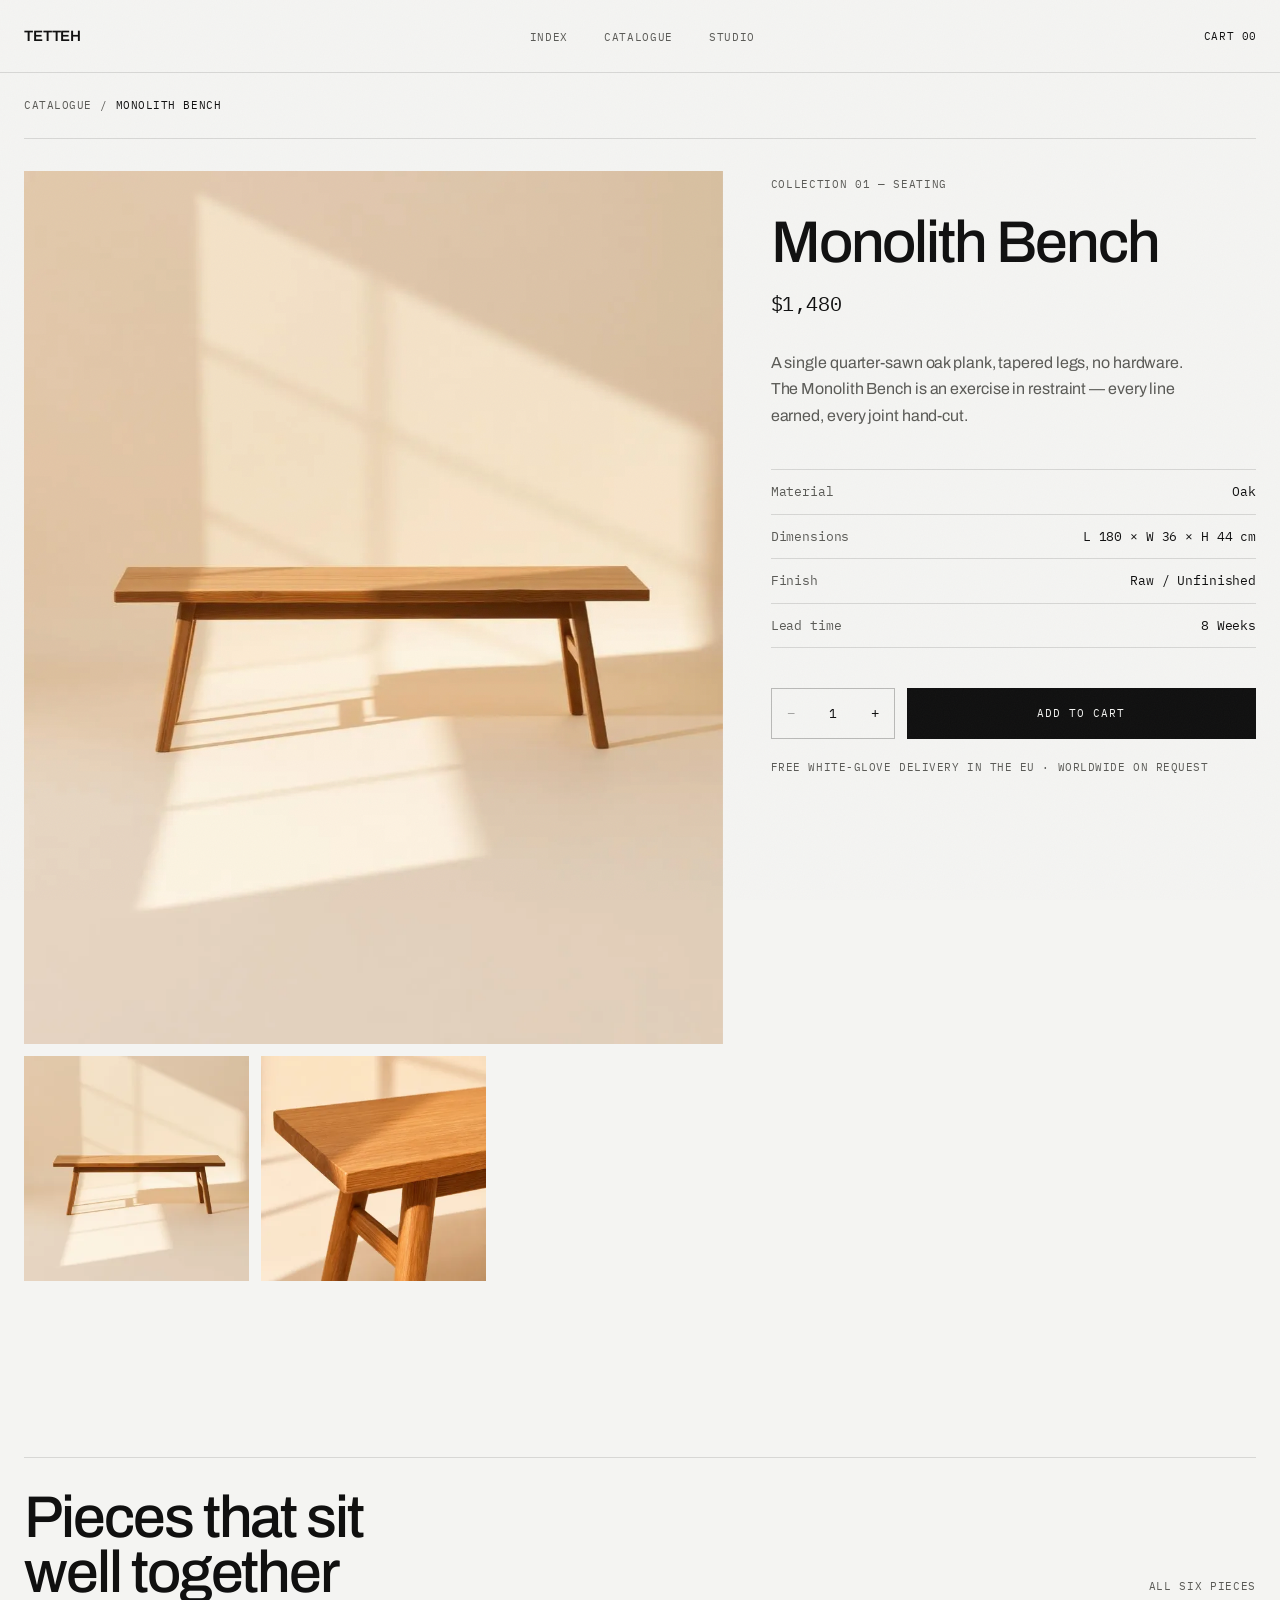
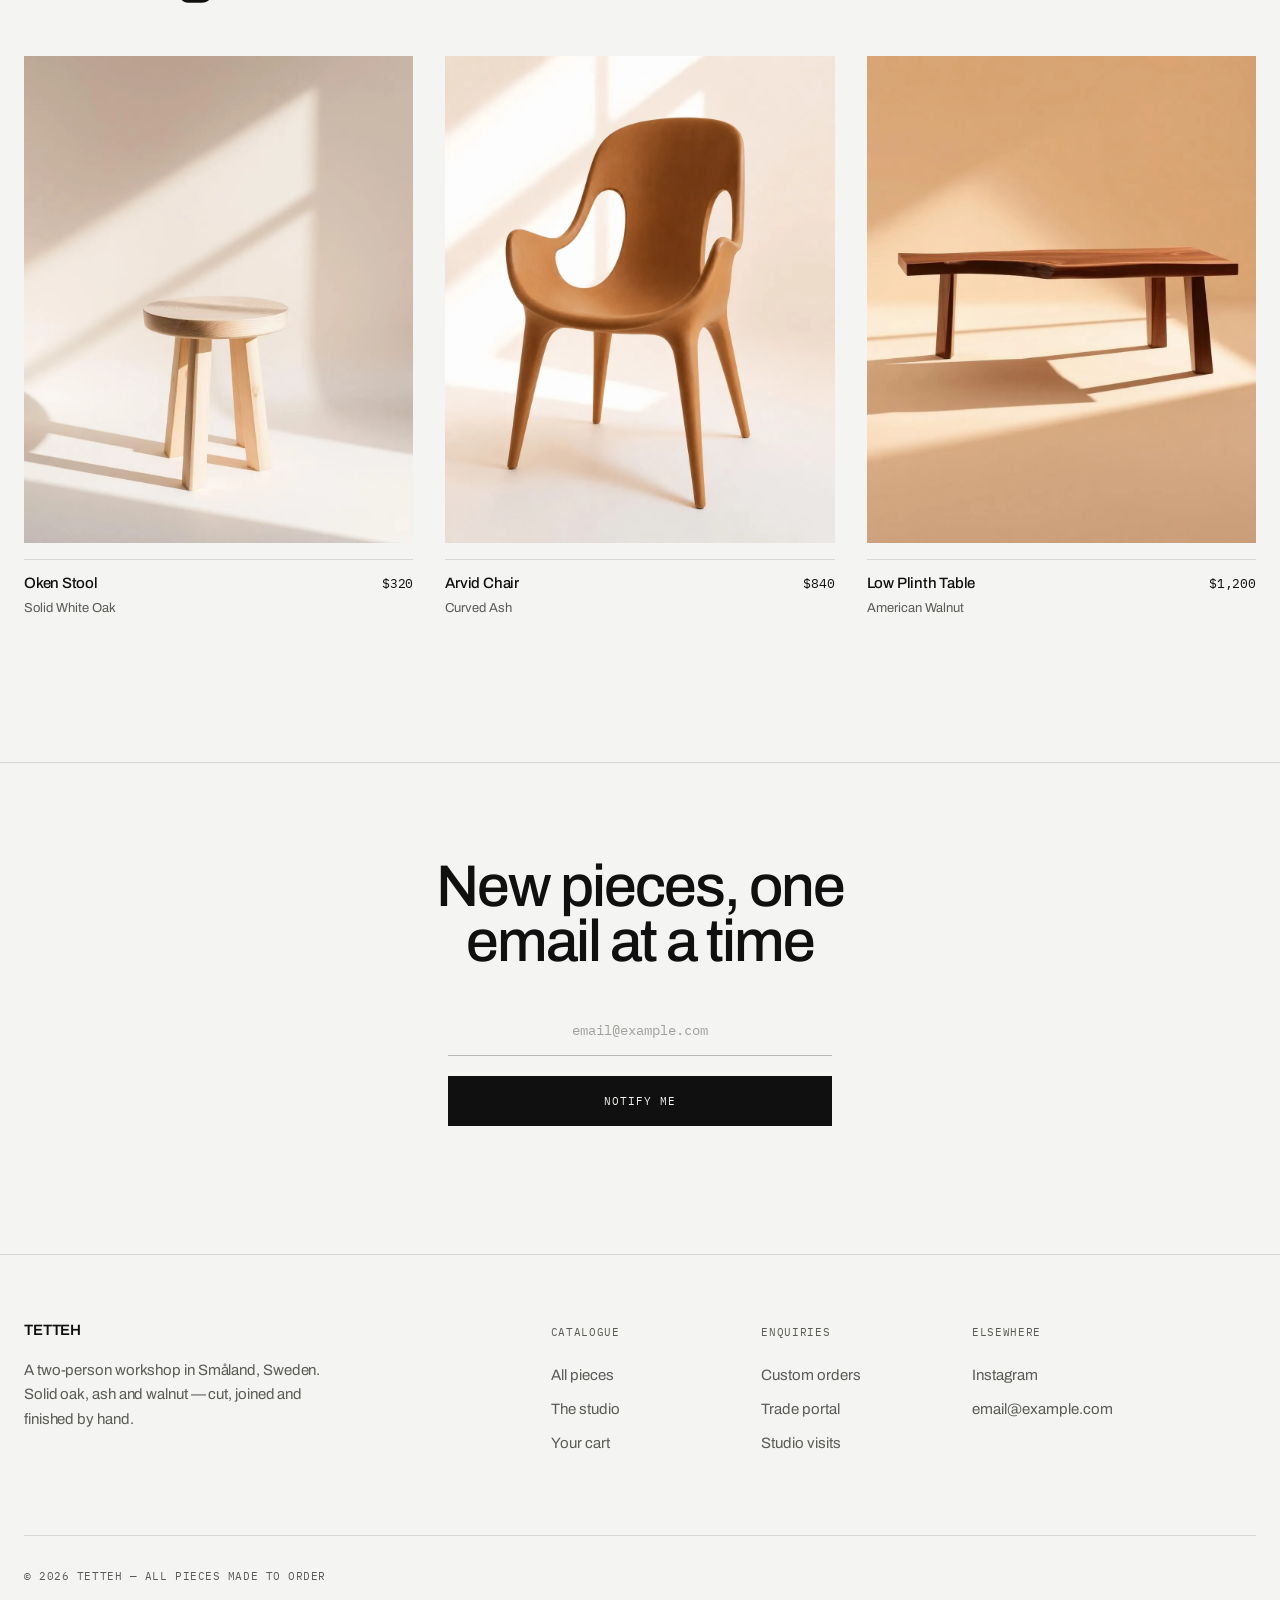
<file: products/monolith-bench/index.html>
<!DOCTYPE html>
<html lang="en">
  <head>
    <meta charset="utf-8">
    <meta name="viewport" content="width=device-width, initial-scale=1">
    <title>
      Monolith Bench — TETTEH
    </title>
    <meta name="description" content="A single quarter-sawn oak plank, tapered legs, no hardware. The Monolith Bench is an exercise in restraint — every line earned, every joint hand-cut.">
    <meta name="author" content="TETTEH">
    <meta name="theme-color" content="#f4f4f2">
    <link rel="canonical" href="https://atelier-ko-topaz.vercel.app/products/monolith-bench/">
    <link rel="icon" type="image/svg+xml" href="../../favicon.svg">
    <link rel="preload" href="../../_astro/archivo-latin-wght-normal.E0tuGl4L.woff2" as="font" type="font/woff2" crossorigin>
    <meta property="og:title" content="Monolith Bench — TETTEH">
    <meta property="og:description" content="A single quarter-sawn oak plank, tapered legs, no hardware. The Monolith Bench is an exercise in restraint — every line earned, every joint hand-cut.">
    <meta property="og:site_name" content="TETTEH">
    <meta property="og:type" content="website">
    <meta property="og:url" content="https://atelier-ko-topaz.vercel.app/products/monolith-bench/">
    <meta property="og:image" content="https://atelier-ko-topaz.vercel.app/_astro/p-monolith-1.DKv_fRzK.jpg">
    <meta property="og:image:width" content="1024">
    <meta property="og:image:height" content="1280">
    <meta name="twitter:card" content="summary_large_image">
    <meta name="twitter:title" content="Monolith Bench — TETTEH">
    <meta name="twitter:description" content="A single quarter-sawn oak plank, tapered legs, no hardware. The Monolith Bench is an exercise in restraint — every line earned, every joint hand-cut.">
    <meta name="twitter:image" content="https://atelier-ko-topaz.vercel.app/_astro/p-monolith-1.DKv_fRzK.jpg">
    <script>
      // Opt in to scroll motion before first paint, so revealed elements are
      // never briefly visible. Without this flag every [data-reveal] target
      // renders in its final state.
      if (
        window.matchMedia("(prefers-reduced-motion: reduce)").matches === false &&
        "IntersectionObserver" in window
      ) {
        document.documentElement.dataset.motion = "on";
      }
    </script>
    <script>
      (() => {
        const storageKey = "atelier-ko-cart";
      
        function readCart() {
          try {
            return JSON.parse(window.localStorage.getItem(storageKey) || "[]");
          } catch {
            return [];
          }
        }
      
        function writeCart(items) {
          window.localStorage.setItem(storageKey, JSON.stringify(items));
          document.dispatchEvent(new CustomEvent("atelier-cart-change", { detail: items }));
        }
      
        function count(items = readCart()) {
          return items.reduce((total, item) => total + Number(item.quantity || 0), 0);
        }
      
        function updateBadges() {
          const total = count();
          document.querySelectorAll("[data-cart-count]").forEach((node) => {
            node.textContent = String(total).padStart(2, "0");
          });
          document.querySelectorAll("[data-cart-label]").forEach((node) => {
            node.setAttribute("aria-label", `Cart, ${total} ${total === 1 ? "item" : "items"}`);
          });
        }
      
        window.AtelierCart = {
          read: readCart,
          write: writeCart,
          count,
          add(slug, quantity = 1) {
            const items = readCart();
            const existing = items.find((item) => item.slug === slug);
            if (existing) {
              existing.quantity += quantity;
              writeCart(items);
              return;
            }
            writeCart([...items, { slug, quantity }]);
          },
          remove(slug) {
            writeCart(readCart().filter((item) => item.slug !== slug));
          },
          setQuantity(slug, quantity) {
            if (quantity <= 0) {
              this.remove(slug);
              return;
            }
            writeCart(readCart().map((item) => (item.slug === slug ? { ...item, quantity } : item)));
          },
          updateBadges,
        };
      
        if (document.readyState === "loading") {
          document.addEventListener("DOMContentLoaded", updateBadges);
        } else {
          updateBadges();
        }
        window.addEventListener("storage", updateBadges);
        document.addEventListener("atelier-cart-change", updateBadges);
      })();
    </script>
    <link rel="stylesheet" href="../../_astro/BaseLayout.DGcUG68y.css">
    <style>
      .product-card-meta[data-astro-cid-4fhpls6h]{border-top:1px solid var(--line);transition:border-top-color .4s var(--ease-out-quart)}.product-card[data-astro-cid-4fhpls6h]:hover .product-card-meta[data-astro-cid-4fhpls6h],.product-card[data-astro-cid-4fhpls6h]:focus-visible .product-card-meta[data-astro-cid-4fhpls6h]{border-top-color:var(--accent)}
      .gallery-panel[data-astro-cid-cezwlk7t].is-hidden{display:none}@media (prefers-reduced-motion:no-preference){.gallery-panel[data-astro-cid-cezwlk7t]:not(.is-hidden){animation:panel-in .6s var(--ease-out-expo) both}@keyframes panel-in{0%{opacity:0;transform:scale(1.015)}}}.gallery-thumb[data-astro-cid-cezwlk7t]{box-shadow:inset 0 0 0 1px var(--line);transition:box-shadow .26s}.gallery-thumb[data-astro-cid-cezwlk7t]:hover{box-shadow:inset 0 0 0 1px var(--line-strong)}.gallery-thumb[data-astro-cid-cezwlk7t][aria-pressed=true]{box-shadow:inset 0 0 0 2px var(--accent)}
    </style>
  </head>
  <body>
    <a href="#main-content" class="btn btn-primary sr-only focus:not-sr-only focus:fixed focus:left-4 focus:top-4 focus:z-[100]">
      Skip to content
    </a>
    <header class="site-header sticky top-0 z-50" data-astro-cid-fzpbxy5g>
      <nav class="shell flex h-[4.5rem] items-center justify-between gap-6" aria-label="Main" data-astro-cid-fzpbxy5g>
        <a href="../../index.html" class="-m-2 p-2 text-[0.9375rem] font-semibold uppercase tracking-[-0.01em] transition-colors hover:text-accent" aria-label="TETTEH, home" data-astro-cid-fzpbxy5g>
          TETTEH
        </a>
        <ul class="hidden items-center gap-9 md:flex" data-astro-cid-fzpbxy5g>
          <li data-astro-cid-fzpbxy5g>
            <a href="../../index.html" class="nav-link link-mono" data-astro-cid-fzpbxy5g>
              Index
            </a>
          </li>
          <li data-astro-cid-fzpbxy5g>
            <a href="../../catalog/index.html" class="nav-link link-mono" data-astro-cid-fzpbxy5g>
              Catalogue
            </a>
          </li>
          <li data-astro-cid-fzpbxy5g>
            <a href="../../about/index.html" class="nav-link link-mono" data-astro-cid-fzpbxy5g>
              Studio
            </a>
          </li>
        </ul>
        <div class="flex items-center gap-1" data-astro-cid-fzpbxy5g>
          <a href="../../cart/index.html" data-cart-toggle data-cart-label aria-label="Cart, 0 items" aria-expanded="false" aria-controls="cart-drawer-panel" class="link-mono -m-2 inline-flex items-center gap-2 p-2 transition-colors hover:text-accent" data-astro-cid-fzpbxy5g>
            <span class="hidden sm:inline" data-astro-cid-fzpbxy5g>
              Cart
            </span>
            <span class="mono text-[0.6875rem]" data-cart-count data-astro-cid-fzpbxy5g>
              00
            </span>
          </a>
          <button type="button" class="-mr-2 inline-flex size-10 items-center justify-center transition-colors hover:text-accent md:hidden" aria-controls="mobile-menu" aria-expanded="false" data-mobile-menu-open data-astro-cid-fzpbxy5g>
            <span class="sr-only" data-astro-cid-fzpbxy5g>
              Open menu
            </span>
            <span class="flex w-[1.125rem] flex-col gap-[5px]" aria-hidden="true" data-astro-cid-fzpbxy5g>
              <span class="h-px w-full bg-current" data-astro-cid-fzpbxy5g>
              </span>
              <span class="h-px w-full bg-current" data-astro-cid-fzpbxy5g>
              </span>
            </span>
          </button>
        </div>
      </nav>
    </header>
    <div id="mobile-menu" class="fixed inset-0 z-[60] h-dvh bg-canvas md:hidden" role="dialog" aria-modal="true" aria-label="Site menu" data-mobile-menu hidden data-astro-cid-fzpbxy5g>
      <div class="flex h-full flex-col px-[var(--gutter)] pb-8 pt-0" data-astro-cid-fzpbxy5g>
        <div class="flex h-[4.5rem] shrink-0 items-center justify-between" data-astro-cid-fzpbxy5g>
          <span class="text-[0.9375rem] font-semibold uppercase tracking-[-0.01em]" data-astro-cid-fzpbxy5g>
            Menu
          </span>
          <button type="button" class="-mr-2 inline-flex size-10 items-center justify-center transition-colors hover:text-accent" data-mobile-menu-close data-astro-cid-fzpbxy5g>
            <span class="sr-only" data-astro-cid-fzpbxy5g>
              Close menu
            </span>
            <svg width="18" height="18" viewBox="0 0 24 24" fill="none" stroke="currentColor" stroke-width="1.25" aria-hidden="true" data-astro-cid-fzpbxy5g>
              <path d="M5 5l14 14" data-astro-cid-fzpbxy5g>
              </path>
              <path d="M19 5L5 19" data-astro-cid-fzpbxy5g>
              </path>
            </svg>
          </button>
        </div>
        <ul class="mt-6 border-t border-line" data-astro-cid-fzpbxy5g>
          <li class="menu-item border-b border-line" style="--i:0" data-astro-cid-fzpbxy5g>
            <a href="../../index.html" class="flex items-baseline gap-4 py-5 transition-colors hover:text-accent text-muted" data-mobile-menu-link data-astro-cid-fzpbxy5g>
              <span class="mono text-[0.6875rem] text-accent" data-astro-cid-fzpbxy5g>
                01
              </span>
              <span class="type-h3" data-astro-cid-fzpbxy5g>
                Index
              </span>
            </a>
          </li>
          <li class="menu-item border-b border-line" style="--i:1" data-astro-cid-fzpbxy5g>
            <a href="../../catalog/index.html" class="flex items-baseline gap-4 py-5 transition-colors hover:text-accent text-muted" data-mobile-menu-link data-astro-cid-fzpbxy5g>
              <span class="mono text-[0.6875rem] text-accent" data-astro-cid-fzpbxy5g>
                02
              </span>
              <span class="type-h3" data-astro-cid-fzpbxy5g>
                Catalogue
              </span>
            </a>
          </li>
          <li class="menu-item border-b border-line" style="--i:2" data-astro-cid-fzpbxy5g>
            <a href="../../about/index.html" class="flex items-baseline gap-4 py-5 transition-colors hover:text-accent text-muted" data-mobile-menu-link data-astro-cid-fzpbxy5g>
              <span class="mono text-[0.6875rem] text-accent" data-astro-cid-fzpbxy5g>
                03
              </span>
              <span class="type-h3" data-astro-cid-fzpbxy5g>
                Studio
              </span>
            </a>
          </li>
          <li class="menu-item border-b border-line" style="--i:3" data-astro-cid-fzpbxy5g>
            <a href="../../cart/index.html" data-cart-label aria-label="Cart, 0 items" class="flex items-baseline gap-4 py-5 text-muted transition-colors hover:text-accent" data-mobile-menu-link data-astro-cid-fzpbxy5g>
              <span class="mono text-[0.6875rem] text-accent" data-astro-cid-fzpbxy5g>
                04
              </span>
              <span class="type-h3" data-astro-cid-fzpbxy5g>
                Cart
              </span>
              <span class="mono ml-auto self-center text-[0.6875rem]" data-cart-count data-astro-cid-fzpbxy5g>
                00
              </span>
            </a>
          </li>
        </ul>
        <a href="../../products/oken-stool/index.html" class="menu-item group mt-auto block pt-8" style="--i:4" data-mobile-menu-link data-astro-cid-fzpbxy5g>
          <div class="overflow-hidden bg-surface" data-astro-cid-fzpbxy5g>
            <img src="../../_astro/p-oken-1.B6o-BlcA_Z7g310.webp" alt="Oken Stool — Solid White Oak" loading="lazy" data-astro-cid-fzpbxy5g="true" decoding="async" width="900" height="560" class="aspect-[16/10] max-h-[28dvh] w-full object-cover transition-transform duration-[900ms] ease-out group-hover:scale-[1.04]">
          </div>
          <div class="mt-3 flex items-baseline justify-between gap-4" data-astro-cid-fzpbxy5g>
            <p class="label" data-astro-cid-fzpbxy5g>
              In the workshop — Oken Stool
            </p>
            <p class="mono text-[0.6875rem]" data-astro-cid-fzpbxy5g>
              $320
            </p>
          </div>
        </a>
      </div>
    </div>
    <div class="cart-drawer" data-cart-drawer hidden>
      <div class="cart-backdrop" data-cart-backdrop>
      </div>
      <!-- A plain div, not <aside>: role="dialog" is not permitted on an element
       whose implicit role is already complementary. -->
      <div id="cart-drawer-panel" class="cart-panel" role="dialog" aria-modal="true" aria-labelledby="cart-drawer-heading" data-cart-panel>
        <div class="cart-panel-head">
          <h2 id="cart-drawer-heading" class="text-[0.9375rem] font-semibold uppercase tracking-[-0.01em]">
            Cart
            <span class="mono text-[0.6875rem] font-normal text-muted" data-cart-count>
              00
            </span>
          </h2>
          <button type="button" class="-mr-2 inline-flex size-10 items-center justify-center transition-colors hover:text-accent" data-cart-close>
            <span class="sr-only">
              Close cart
            </span>
            <svg width="18" height="18" viewBox="0 0 24 24" fill="none" stroke="currentColor" stroke-width="1.25" aria-hidden="true">
              <path d="M5 5l14 14">
              </path>
              <path d="M19 5L5 19">
              </path>
            </svg>
          </button>
        </div>
        <div class="cart-panel-body">
          <ul data-cart-lines>
          </ul>
          <div class="py-14 text-center" data-cart-drawer-empty>
            <p class="type-body text-[0.9375rem]">
              Nothing selected yet.
            </p>
            <a href="../../catalog/index.html" class="btn btn-outline mt-6 w-full" data-cart-close>
              Browse the catalogue
            </a>
          </div>
        </div>
        <div class="cart-panel-foot" data-cart-drawer-foot hidden>
          <div class="flex items-baseline justify-between gap-4">
            <span class="label">
              Subtotal
            </span>
            <span class="mono text-lg" data-cart-drawer-subtotal>
              $0
            </span>
          </div>
          <p class="mono mt-2 text-[0.625rem] uppercase tracking-[0.05em] text-muted">
            Delivery calculated at checkout
          </p>
          <a href="../../cart/index.html" class="btn btn-primary mt-5 w-full">
            Checkout
          </a>
          <button type="button" class="link link-mono mx-auto mt-4 block text-muted" data-cart-close>
            Continue browsing
          </button>
        </div>
      </div>
    </div>
    <script type="application/json" id="cart-drawer-data">
      {"locale":"en-US","currency":"USD","shippingFlatRate":120,"products":[{"slug":"oken-stool","name":"Oken Stool","price":320,"meta":"Oak · Matte Hard-Wax Oil","href":"../../products/oken-stool/index.html","image":"../../_astro/p-oken-1.B6o-BlcA_Z2vvedI.webp"},{"slug":"arvid-chair","name":"Arvid Chair","price":840,"meta":"Ash · Soap-Treated","href":"../../products/arvid-chair/index.html","image":"../../_astro/p-arvid-3.BmDp2nLv_ZiQbKr.webp"},{"slug":"low-plinth-table","name":"Low Plinth Table","price":1200,"meta":"Walnut · Natural Oil","href":"../../products/low-plinth-table/index.html","image":"../../_astro/p-plinth-1.n3qgCCmL_7YBnu.webp"},{"slug":"monolith-bench","name":"Monolith Bench","price":1480,"meta":"Oak · Raw / Unfinished","href":"../../products/monolith-bench/index.html","image":"../../_astro/p-monolith-1.DKv_fRzK_Z18gs7n.webp"},{"slug":"halla-shelf","name":"Halla Shelf","price":460,"meta":"Oak · Matte Hard-Wax Oil","href":"../../products/halla-shelf/index.html","image":"../../_astro/p-halla-1.jzRdYSz3_Z1UALip.webp"},{"slug":"tora-desk","name":"Tora Desk","price":1980,"meta":"Walnut · Natural Oil","href":"../../products/tora-desk/index.html","image":"../../_astro/p-tora-1.BtjGgI1X_ZclW1w.webp"}]}
    </script>
    <script>
      (() => {
        const drawer = document.querySelector("[data-cart-drawer]");
        if (!drawer) return;
      
        const data = JSON.parse(document.getElementById("cart-drawer-data").textContent);
        const bySlug = new Map(data.products.map((product) => [product.slug, product]));
        const money = (value) =>
          new Intl.NumberFormat(data.locale, {
            style: "currency",
            currency: data.currency,
            maximumFractionDigits: 0,
          }).format(value);
      
        const list = drawer.querySelector("[data-cart-lines]");
        const empty = drawer.querySelector("[data-cart-drawer-empty]");
        const foot = drawer.querySelector("[data-cart-drawer-foot]");
        const subtotal = drawer.querySelector("[data-cart-drawer-subtotal]");
      
        function render() {
          const rows = window.AtelierCart.read()
            .map((item) => ({ item, product: bySlug.get(item.slug) }))
            .filter((row) => row.product);
      
          empty.hidden = rows.length > 0;
          foot.hidden = rows.length === 0;
          subtotal.textContent = money(
            rows.reduce((total, row) => total + row.product.price * row.item.quantity, 0),
          );
      
          list.replaceChildren();
      
          for (const { item, product } of rows) {
            const line = document.createElement("li");
            line.className = "cart-line";
            line.innerHTML = `
              <a class="block" tabindex="-1" aria-hidden="true"><img alt="" width="72" height="72" loading="lazy" /></a>
              <div class="flex min-w-0 flex-col gap-3">
                <div class="flex justify-between gap-3">
                  <div class="min-w-0">
                    <a class="link block truncate text-[0.9375rem] font-medium" data-line-name></a>
                    <p class="mono mt-1 truncate text-[0.625rem] uppercase tracking-[0.05em] text-muted" data-line-meta></p>
                  </div>
                  <span class="mono shrink-0 text-[0.8125rem]" data-line-price></span>
                </div>
                <div class="flex items-center justify-between gap-3">
                  <div class="qty qty-sm">
                    <button type="button" data-line-decrease>&minus;</button>
                    <output data-line-quantity></output>
                    <button type="button" data-line-increase>+</button>
                  </div>
                  <button type="button" class="link link-mono text-muted" data-line-remove>Remove</button>
                </div>
              </div>`;
      
            const image = line.querySelector("img");
            image.src = product.image;
            line.querySelector("a").href = product.href;
      
            const name = line.querySelector("[data-line-name]");
            name.textContent = product.name;
            name.href = product.href;
      
            line.querySelector("[data-line-meta]").textContent = product.meta;
            line.querySelector("[data-line-price]").textContent = money(product.price * item.quantity);
            line.querySelector("[data-line-quantity]").textContent = String(item.quantity);
      
            const decrease = line.querySelector("[data-line-decrease]");
            decrease.setAttribute("aria-label", `Decrease ${product.name} quantity`);
            decrease.addEventListener("click", () =>
              window.AtelierCart.setQuantity(item.slug, item.quantity - 1),
            );
      
            const increase = line.querySelector("[data-line-increase]");
            increase.setAttribute("aria-label", `Increase ${product.name} quantity`);
            increase.addEventListener("click", () =>
              window.AtelierCart.setQuantity(item.slug, item.quantity + 1),
            );
      
            const remove = line.querySelector("[data-line-remove]");
            remove.setAttribute("aria-label", `Remove ${product.name} from cart`);
            remove.addEventListener("click", () => window.AtelierCart.remove(item.slug));
      
            list.appendChild(line);
          }
        }
      
        document.addEventListener("atelier-cart-change", render);
        render();
      })();
    </script>
    <script>
      (() => {
        const menu = document.querySelector("[data-mobile-menu]");
        const openButton = document.querySelector("[data-mobile-menu-open]");
        const closeButton = document.querySelector("[data-mobile-menu-close]");
      
        if (!menu || !openButton || !closeButton) return;
      
        const focusableSelector = "a[href],button:not([disabled]),input:not([disabled]),[tabindex]:not([tabindex='-1'])";
        let lastFocused = null;
      
        function getFocusable() {
          return Array.from(menu.querySelectorAll(focusableSelector)).filter((node) => node.offsetParent !== null);
        }
      
        function openMenu() {
          lastFocused = document.activeElement;
          menu.hidden = false;
          openButton.setAttribute("aria-expanded", "true");
          document.documentElement.style.overflow = "hidden";
          closeButton.focus({ preventScroll: true });
        }
      
        function closeMenu({ restoreFocus = true } = {}) {
          menu.hidden = true;
          openButton.setAttribute("aria-expanded", "false");
          document.documentElement.style.overflow = "";
          if (restoreFocus && lastFocused) lastFocused.focus({ preventScroll: true });
        }
      
        openButton.addEventListener("click", openMenu);
        closeButton.addEventListener("click", () => closeMenu());
      
        menu.querySelectorAll("[data-mobile-menu-link]").forEach((link) => {
          link.addEventListener("click", () => closeMenu({ restoreFocus: false }));
        });
      
        document.addEventListener("keydown", (event) => {
          if (menu.hidden) return;
      
          if (event.key === "Escape") {
            event.preventDefault();
            closeMenu();
            return;
          }
      
          if (event.key !== "Tab") return;
      
          const focusable = getFocusable();
          const first = focusable[0];
          const last = focusable[focusable.length - 1];
          if (!first || !last) return;
      
          if (event.shiftKey && document.activeElement === first) {
            event.preventDefault();
            last.focus();
          } else if (!event.shiftKey && document.activeElement === last) {
            event.preventDefault();
            first.focus();
          }
        });
      
        window.addEventListener("resize", () => {
          if (!menu.hidden && window.matchMedia("(min-width: 768px)").matches) {
            closeMenu({ restoreFocus: false });
          }
        });
      })();
    </script>
    <main id="main-content" class="shell" data-astro-cid-cezwlk7t>
      <nav class="mono flex gap-2 py-6 text-[0.6875rem] uppercase tracking-[0.05em] text-muted" aria-label="Breadcrumb" data-astro-cid-cezwlk7t>
        <a href="../../catalog/index.html" class="link" data-astro-cid-cezwlk7t>
          Catalogue
        </a>
        <span aria-hidden="true" data-astro-cid-cezwlk7t>
          /
        </span>
        <span class="text-ink" aria-current="page" data-astro-cid-cezwlk7t>
          Monolith Bench
        </span>
      </nav>
      <div class="grid items-start gap-x-12 gap-y-10 border-t border-line pt-8 lg:grid-cols-12" data-astro-cid-cezwlk7t>
        <section class="lg:col-span-7" aria-label="Monolith Bench images" data-product-gallery data-astro-cid-cezwlk7t>
          <div class="relative overflow-hidden bg-surface" data-astro-cid-cezwlk7t>
            <div class="gallery-panel" data-gallery-panel="0" data-astro-cid-cezwlk7t>
              <img src="../../_astro/p-monolith-1.DKv_fRzK_d19gC.webp" alt="Monolith Bench — view 1 of 2" loading="eager" decoding="sync" data-astro-cid-cezwlk7t="true" width="1440" height="1800" class="aspect-[4/5] w-full object-cover">
            </div>
            <div class="gallery-panel is-hidden" data-gallery-panel="1" data-astro-cid-cezwlk7t>
              <img src="../../_astro/p-monolith-2.TPOQnRXr_ZXg6KN.webp" alt="Monolith Bench — view 2 of 2" loading="lazy" decoding="async" data-astro-cid-cezwlk7t="true" width="1440" height="1800" class="aspect-[4/5] w-full object-cover">
            </div>
          </div>
          <div class="mt-3 grid grid-cols-3 gap-3" role="group" aria-label="Choose an image" data-astro-cid-cezwlk7t>
            <button type="button" class="gallery-thumb overflow-hidden bg-surface" data-gallery-thumb="0" aria-label="Show view 1" aria-pressed="true" data-astro-cid-cezwlk7t>
              <img src="../../_astro/p-monolith-1.DKv_fRzK_1JJBm1.webp" alt loading="lazy" data-astro-cid-cezwlk7t="true" decoding="async" width="360" height="360" class="aspect-square w-full object-cover">
            </button>
            <button type="button" class="gallery-thumb overflow-hidden bg-surface" data-gallery-thumb="1" aria-label="Show view 2" aria-pressed="false" data-astro-cid-cezwlk7t>
              <img src="../../_astro/p-monolith-2.TPOQnRXr_ZJFunR.webp" alt loading="lazy" data-astro-cid-cezwlk7t="true" decoding="async" width="360" height="360" class="aspect-square w-full object-cover">
            </button>
          </div>
        </section>
        <div class="lg:sticky lg:top-28 lg:col-span-5" data-astro-cid-cezwlk7t>
          <p class="label" data-astro-cid-cezwlk7t>
            Collection 01 — Seating
          </p>
          <h1 class="type-h2 mt-5" data-astro-cid-cezwlk7t>
            Monolith Bench
          </h1>
          <p class="mono mt-5 text-xl" data-astro-cid-cezwlk7t>
            $1,480
          </p>
          <p class="type-body mt-8 max-w-[46ch]" data-astro-cid-cezwlk7t>
            A single quarter-sawn oak plank, tapered legs, no hardware. The Monolith Bench is an exercise in restraint — every line earned, every joint hand-cut.
          </p>
          <dl class="mono mt-10 border-t border-line text-[0.8125rem]" data-astro-cid-cezwlk7t>
            <div class="flex justify-between gap-6 border-b border-line py-3" data-astro-cid-cezwlk7t>
              <dt class="text-muted" data-astro-cid-cezwlk7t>
                Material
              </dt>
              <dd class="text-right" data-astro-cid-cezwlk7t>
                Oak
              </dd>
            </div>
            <div class="flex justify-between gap-6 border-b border-line py-3" data-astro-cid-cezwlk7t>
              <dt class="text-muted" data-astro-cid-cezwlk7t>
                Dimensions
              </dt>
              <dd class="text-right" data-astro-cid-cezwlk7t>
                L 180 × W 36 × H 44 cm
              </dd>
            </div>
            <div class="flex justify-between gap-6 border-b border-line py-3" data-astro-cid-cezwlk7t>
              <dt class="text-muted" data-astro-cid-cezwlk7t>
                Finish
              </dt>
              <dd class="text-right" data-astro-cid-cezwlk7t>
                Raw / Unfinished
              </dd>
            </div>
            <div class="flex justify-between gap-6 border-b border-line py-3" data-astro-cid-cezwlk7t>
              <dt class="text-muted" data-astro-cid-cezwlk7t>
                Lead time
              </dt>
              <dd class="text-right" data-astro-cid-cezwlk7t>
                8 Weeks
              </dd>
            </div>
          </dl>
          <div class="mt-10 flex flex-wrap items-stretch gap-3" data-astro-cid-cezwlk7t>
            <div class="qty" data-quantity data-astro-cid-cezwlk7t>
              <button type="button" data-quantity-decrease aria-label="Decrease quantity" disabled data-astro-cid-cezwlk7t>
                −
              </button>
              <output data-quantity-value aria-live="polite" aria-label="Quantity" data-astro-cid-cezwlk7t>
                1
              </output>
              <button type="button" data-quantity-increase aria-label="Increase quantity" data-astro-cid-cezwlk7t>
                +
              </button>
            </div>
            <button type="button" class="btn btn-primary flex-1" data-add-to-cart="monolith-bench" data-add-quantity="1" data-astro-cid-cezwlk7t>
              Add to cart
            </button>
          </div>
          <p class="mono mt-5 text-[0.6875rem] uppercase leading-relaxed tracking-[0.05em] text-muted" data-astro-cid-cezwlk7t>
            Free white-glove delivery in the EU · worldwide on request
          </p>
        </div>
      </div>
      <section class="mt-32 md:mt-44" data-astro-cid-cezwlk7t>
        <div class="flex flex-wrap items-end justify-between gap-x-8 gap-y-4 border-t border-line pt-8" data-reveal data-astro-cid-cezwlk7t>
          <h2 class="type-h2 max-w-[16ch]" data-astro-cid-cezwlk7t>
            Pieces that sit well together
          </h2>
          <a href="../../catalog/index.html" class="link link-mono pb-1.5 text-muted" data-astro-cid-cezwlk7t>
            All six pieces
          </a>
        </div>
        <div class="mt-12 grid gap-x-8 gap-y-14 md:mt-14 md:grid-cols-3" data-astro-cid-cezwlk7t>
          <a href="../../products/oken-stool/index.html" class="product-card group block" data-product-card data-reveal data-astro-cid-4fhpls6h>
            <div class="overflow-hidden bg-surface" data-astro-cid-4fhpls6h>
              <img src="../../_astro/p-oken-1.B6o-BlcA_2rHKa1.webp" alt="Oken Stool — Solid White Oak" loading="lazy" decoding="async" data-astro-cid-4fhpls6h="true" width="1024" height="1280" class="aspect-[4/5] w-full object-cover transition-transform duration-[1100ms] ease-out group-hover:scale-[1.04]">
            </div>
            <div class="product-card-meta mt-4 flex items-baseline justify-between gap-4 pt-3" data-astro-cid-4fhpls6h>
              <div class="flex min-w-0 items-baseline gap-3" data-astro-cid-4fhpls6h>
                <div class="min-w-0" data-astro-cid-4fhpls6h>
                  <h3 class="truncate text-[0.9375rem] font-medium tracking-[-0.015em]" data-astro-cid-4fhpls6h="true">
                    Oken Stool
                  </h3>
                  <p class="mt-1 truncate text-[0.8125rem] text-muted" data-astro-cid-4fhpls6h>
                    Solid White Oak
                  </p>
                </div>
              </div>
              <span class="mono shrink-0 text-[0.8125rem]" data-astro-cid-4fhpls6h>
                $320
              </span>
            </div>
          </a>
          <a href="../../products/arvid-chair/index.html" class="product-card group block" data-product-card data-reveal style="--reveal-delay:110ms" data-astro-cid-4fhpls6h>
            <div class="overflow-hidden bg-surface" data-astro-cid-4fhpls6h>
              <img src="../../_astro/p-arvid-3.BmDp2nLv_Z16aklk.webp" alt="Arvid Chair — Curved Ash" loading="lazy" decoding="async" data-astro-cid-4fhpls6h="true" width="1024" height="1280" class="aspect-[4/5] w-full object-cover transition-transform duration-[1100ms] ease-out group-hover:scale-[1.04]">
            </div>
            <div class="product-card-meta mt-4 flex items-baseline justify-between gap-4 pt-3" data-astro-cid-4fhpls6h>
              <div class="flex min-w-0 items-baseline gap-3" data-astro-cid-4fhpls6h>
                <div class="min-w-0" data-astro-cid-4fhpls6h>
                  <h3 class="truncate text-[0.9375rem] font-medium tracking-[-0.015em]" data-astro-cid-4fhpls6h="true">
                    Arvid Chair
                  </h3>
                  <p class="mt-1 truncate text-[0.8125rem] text-muted" data-astro-cid-4fhpls6h>
                    Curved Ash
                  </p>
                </div>
              </div>
              <span class="mono shrink-0 text-[0.8125rem]" data-astro-cid-4fhpls6h>
                $840
              </span>
            </div>
          </a>
          <a href="../../products/low-plinth-table/index.html" class="product-card group block" data-product-card data-reveal style="--reveal-delay:220ms" data-astro-cid-4fhpls6h>
            <div class="overflow-hidden bg-surface" data-astro-cid-4fhpls6h>
              <img src="../../_astro/p-plinth-1.n3qgCCmL_Z1TjVkr.webp" alt="Low Plinth Table — American Walnut" loading="lazy" decoding="async" data-astro-cid-4fhpls6h="true" width="1024" height="1280" class="aspect-[4/5] w-full object-cover transition-transform duration-[1100ms] ease-out group-hover:scale-[1.04]">
            </div>
            <div class="product-card-meta mt-4 flex items-baseline justify-between gap-4 pt-3" data-astro-cid-4fhpls6h>
              <div class="flex min-w-0 items-baseline gap-3" data-astro-cid-4fhpls6h>
                <div class="min-w-0" data-astro-cid-4fhpls6h>
                  <h3 class="truncate text-[0.9375rem] font-medium tracking-[-0.015em]" data-astro-cid-4fhpls6h="true">
                    Low Plinth Table
                  </h3>
                  <p class="mt-1 truncate text-[0.8125rem] text-muted" data-astro-cid-4fhpls6h>
                    American Walnut
                  </p>
                </div>
              </div>
              <span class="mono shrink-0 text-[0.8125rem]" data-astro-cid-4fhpls6h>
                $1,200
              </span>
            </div>
          </a>
        </div>
      </section>
    </main>
    <script type="application/ld+json">
      {"@context":"https://schema.org","@type":"Product","name":"Monolith Bench","description":"A single quarter-sawn oak plank, tapered legs, no hardware. The Monolith Bench is an exercise in restraint — every line earned, every joint hand-cut.","image":["https://atelier-ko-topaz.vercel.app/_astro/p-monolith-1.DKv_fRzK.jpg","https://atelier-ko-topaz.vercel.app/_astro/p-monolith-2.TPOQnRXr.jpg"],"brand":{"@type":"Brand","name":"TETTEH"},"material":"Oak","url":"https://atelier-ko-topaz.vercel.app/products/monolith-bench","offers":{"@type":"Offer","priceCurrency":"USD","price":1480,"availability":"https://schema.org/PreOrder","url":"https://atelier-ko-topaz.vercel.app/products/monolith-bench"}}
    </script>
    <script type="application/ld+json">
      {"@context":"https://schema.org","@type":"BreadcrumbList","itemListElement":[{"@type":"ListItem","position":1,"name":"Catalogue","item":"https://atelier-ko-topaz.vercel.app/catalog"},{"@type":"ListItem","position":2,"name":"Monolith Bench","item":"https://atelier-ko-topaz.vercel.app/products/monolith-bench"}]}
    </script>
    <script>
      (() => {
        const gallery = document.querySelector("[data-product-gallery]");
        if (gallery) {
          const panels = Array.from(gallery.querySelectorAll("[data-gallery-panel]"));
          const thumbs = Array.from(gallery.querySelectorAll("[data-gallery-thumb]"));
      
          thumbs.forEach((thumb) => {
            thumb.addEventListener("click", () => {
              const active = thumb.dataset.galleryThumb;
              panels.forEach((panel) => panel.classList.toggle("is-hidden", panel.dataset.galleryPanel !== active));
              thumbs.forEach((button) => {
                button.setAttribute("aria-pressed", String(button === thumb));
              });
            });
          });
        }
      
        // Quantity stepper. The chosen value rides on the add-to-cart button as
        // `data-add-quantity`; the delegated handler in BaseLayout reads it, adds
        // the line and opens the drawer, so there is no add logic on this page.
        const stepper = document.querySelector("[data-quantity]");
        const addButton = document.querySelector("[data-add-to-cart]");
        if (!stepper || !addButton) return;
      
        const output = stepper.querySelector("[data-quantity-value]");
        const decrease = stepper.querySelector("[data-quantity-decrease]");
        const increase = stepper.querySelector("[data-quantity-increase]");
        const MAX = 99;
        let quantity = 1;
      
        function setQuantity(next) {
          quantity = Math.min(MAX, Math.max(1, next));
          output.textContent = String(quantity);
          addButton.dataset.addQuantity = String(quantity);
          decrease.disabled = quantity === 1;
          increase.disabled = quantity === MAX;
        }
      
        decrease.addEventListener("click", () => setQuantity(quantity - 1));
        increase.addEventListener("click", () => setQuantity(quantity + 1));
        document.addEventListener("atelier-cart-change", () => setQuantity(1));
      })();
    </script>
    <footer id="studio" class="mt-24 border-t border-line md:mt-36">
      <section class="shell border-b border-line py-16 md:py-24" aria-labelledby="newsletter-heading">
        <div class="mx-auto max-w-[34rem] text-center" data-reveal>
          <h2 id="newsletter-heading" class="type-h2">
            New pieces, one email at a time
          </h2>
          <form class="mx-auto mt-9 max-w-[24rem]" data-newsletter-form novalidate>
            <label class="sr-only" for="newsletter-email">
              Email address
            </label>
            <div class="newsletter-field">
              <input id="newsletter-email" name="email" type="email" required autocomplete="email" placeholder="email@example.com">
            </div>
            <button type="submit" class="btn btn-primary mt-5 w-full" data-newsletter-button>
              Notify me
            </button>
            <p class="mono mt-4 min-h-[1rem] text-[0.6875rem] text-accent" data-newsletter-status role="status">
            </p>
          </form>
        </div>
      </section>
      <div class="shell pt-16">
        <div class="grid gap-12 md:grid-cols-12 md:gap-8">
          <div class="md:col-span-5">
            <p class="text-[0.9375rem] font-semibold uppercase tracking-[-0.01em]">
              TETTEH
            </p>
            <p class="type-body mt-4 max-w-[34ch] text-[0.9375rem]">
              A two-person workshop in Småland, Sweden. Solid oak, ash and walnut — cut, joined and finished by hand.
            </p>
          </div>
          <nav class="md:col-span-2 md:last:col-span-3" aria-label="Catalogue">
            <h2 class="label">
              Catalogue
            </h2>
            <ul class="mt-5 space-y-2.5">
              <li>
                <a href="../../catalog/index.html" class="link text-[0.9375rem] text-muted">
                  All pieces
                </a>
              </li>
              <li>
                <a href="../../about/index.html" class="link text-[0.9375rem] text-muted">
                  The studio
                </a>
              </li>
              <li>
                <a href="../../cart/index.html" class="link text-[0.9375rem] text-muted">
                  Your cart
                </a>
              </li>
            </ul>
          </nav>
          <nav class="md:col-span-2 md:last:col-span-3" aria-label="Enquiries">
            <h2 class="label">
              Enquiries
            </h2>
            <ul class="mt-5 space-y-2.5">
              <li>
                <a href="../../about/index.html" class="link text-[0.9375rem] text-muted">
                  Custom orders
                </a>
              </li>
              <li>
                <a href="../../about/index.html" class="link text-[0.9375rem] text-muted">
                  Trade portal
                </a>
              </li>
              <li>
                <a href="../../about/index.html" class="link text-[0.9375rem] text-muted">
                  Studio visits
                </a>
              </li>
            </ul>
          </nav>
          <nav class="md:col-span-2 md:last:col-span-3" aria-label="Elsewhere">
            <h2 class="label">
              Elsewhere
            </h2>
            <ul class="mt-5 space-y-2.5">
              <li>
                <a href="https://www.instagram.com/" class="link text-[0.9375rem] text-muted">
                  Instagram
                </a>
              </li>
              <li>
                <a href="mailto:email@example.com" class="link text-[0.9375rem] text-muted">
                  email@example.com
                </a>
              </li>
            </ul>
          </nav>
        </div>
        <div class="mt-20 border-t border-line py-8">
          <p class="mono text-[0.6875rem] uppercase tracking-[0.05em] text-muted">
            © 2026 TETTEH — all pieces made to order
          </p>
        </div>
      </div>
    </footer>
    <script>
      (() => {
        const form = document.querySelector("[data-newsletter-form]");
        if (!form) return;
      
        const button = form.querySelector("[data-newsletter-button]");
        const status = form.querySelector("[data-newsletter-status]");
      
        form.addEventListener("submit", (event) => {
          event.preventDefault();
      
          if (!form.checkValidity()) {
            status.textContent = "Please enter a valid email address.";
            form.reportValidity();
            return;
          }
      
          button.disabled = true;
          button.textContent = "Saving";
          window.setTimeout(() => {
            form.reset();
            button.disabled = false;
            button.textContent = "Notify me";
            status.textContent = "You're on the list. We'll be in touch.";
          }, 450);
        });
      })();
    </script>
    <script>
      // Cart drawer. The panel lives once in the header, so open/close is
      // delegated from the document. Any element with `data-cart-toggle` opens
      // it and any `data-cart-close` closes it, which means pages never wire up
      // their own handlers. Without JavaScript the header cart stays an
      // ordinary link to /cart and this never runs.
      (() => {
        const drawer = document.querySelector("[data-cart-drawer]");
        if (!drawer) return;
      
        const panel = drawer.querySelector("[data-cart-panel]");
        const focusableSelector =
          "a[href],button:not([disabled]),input:not([disabled]),[tabindex]:not([tabindex='-1'])";
        let lastFocused = null;
      
        function setOpen(open) {
          drawer.hidden = !open;
          document.documentElement.style.overflow = open ? "hidden" : "";
          document.querySelectorAll("[data-cart-toggle]").forEach((toggle) => {
            toggle.setAttribute("aria-expanded", String(open));
          });
      
          if (open) {
            lastFocused = document.activeElement;
            panel.querySelector("[data-cart-close]")?.focus({ preventScroll: true });
          } else if (lastFocused) {
            lastFocused.focus({ preventScroll: true });
          }
        }
      
        window.AtelierCart.openDrawer = () => setOpen(true);
      
        document.addEventListener("click", (event) => {
          const target = event.target instanceof Element ? event.target : null;
          if (!target) return;
      
          if (target.closest("[data-cart-toggle]")) {
            event.preventDefault();
            setOpen(drawer.hidden);
          } else if (target.closest("[data-cart-close]") || target.matches("[data-cart-backdrop]")) {
            setOpen(false);
          }
        });
      
        // Any control with `data-add-to-cart` adds its product and opens the
        // panel, so the drawer is the confirmation rather than a label swap.
        document.addEventListener("click", (event) => {
          const button = event.target instanceof Element && event.target.closest("[data-add-to-cart]");
          if (!button) return;
      
          const quantity = Number(button.dataset.addQuantity || 1);
          window.AtelierCart.add(button.dataset.addToCart, Math.max(1, quantity));
          setOpen(true);
        });
      
        document.addEventListener("keydown", (event) => {
          if (drawer.hidden) return;
      
          if (event.key === "Escape") {
            event.preventDefault();
            setOpen(false);
            return;
          }
      
          if (event.key !== "Tab") return;
      
          const focusable = Array.from(panel.querySelectorAll(focusableSelector)).filter(
            (node) => node.offsetParent !== null,
          );
          const first = focusable[0];
          const last = focusable[focusable.length - 1];
          if (!first || !last) return;
      
          if (event.shiftKey && document.activeElement === first) {
            event.preventDefault();
            last.focus();
          } else if (!event.shiftKey && document.activeElement === last) {
            event.preventDefault();
            first.focus();
          }
        });
      })();
    </script>
    <script>
      // Scroll reveals. Each target unobserves itself after firing once, so the
      // observer costs nothing after the first pass down the page.
      (() => {
        if (document.documentElement.dataset.motion !== "on") return;
      
        const observer = new IntersectionObserver(
          (entries) => {
            for (const entry of entries) {
              if (!entry.isIntersecting) continue;
              entry.target.classList.add("is-in");
              observer.unobserve(entry.target);
            }
          },
          { rootMargin: "0px 0px -8% 0px", threshold: 0 },
        );
      
        const observeAll = () => {
          document.querySelectorAll("[data-reveal]:not(.is-in)").forEach((node) => observer.observe(node));
        };
      
        if (document.readyState === "loading") {
          document.addEventListener("DOMContentLoaded", observeAll);
        } else {
          observeAll();
        }
      })();
    </script>
  </body>
</html>
</file>
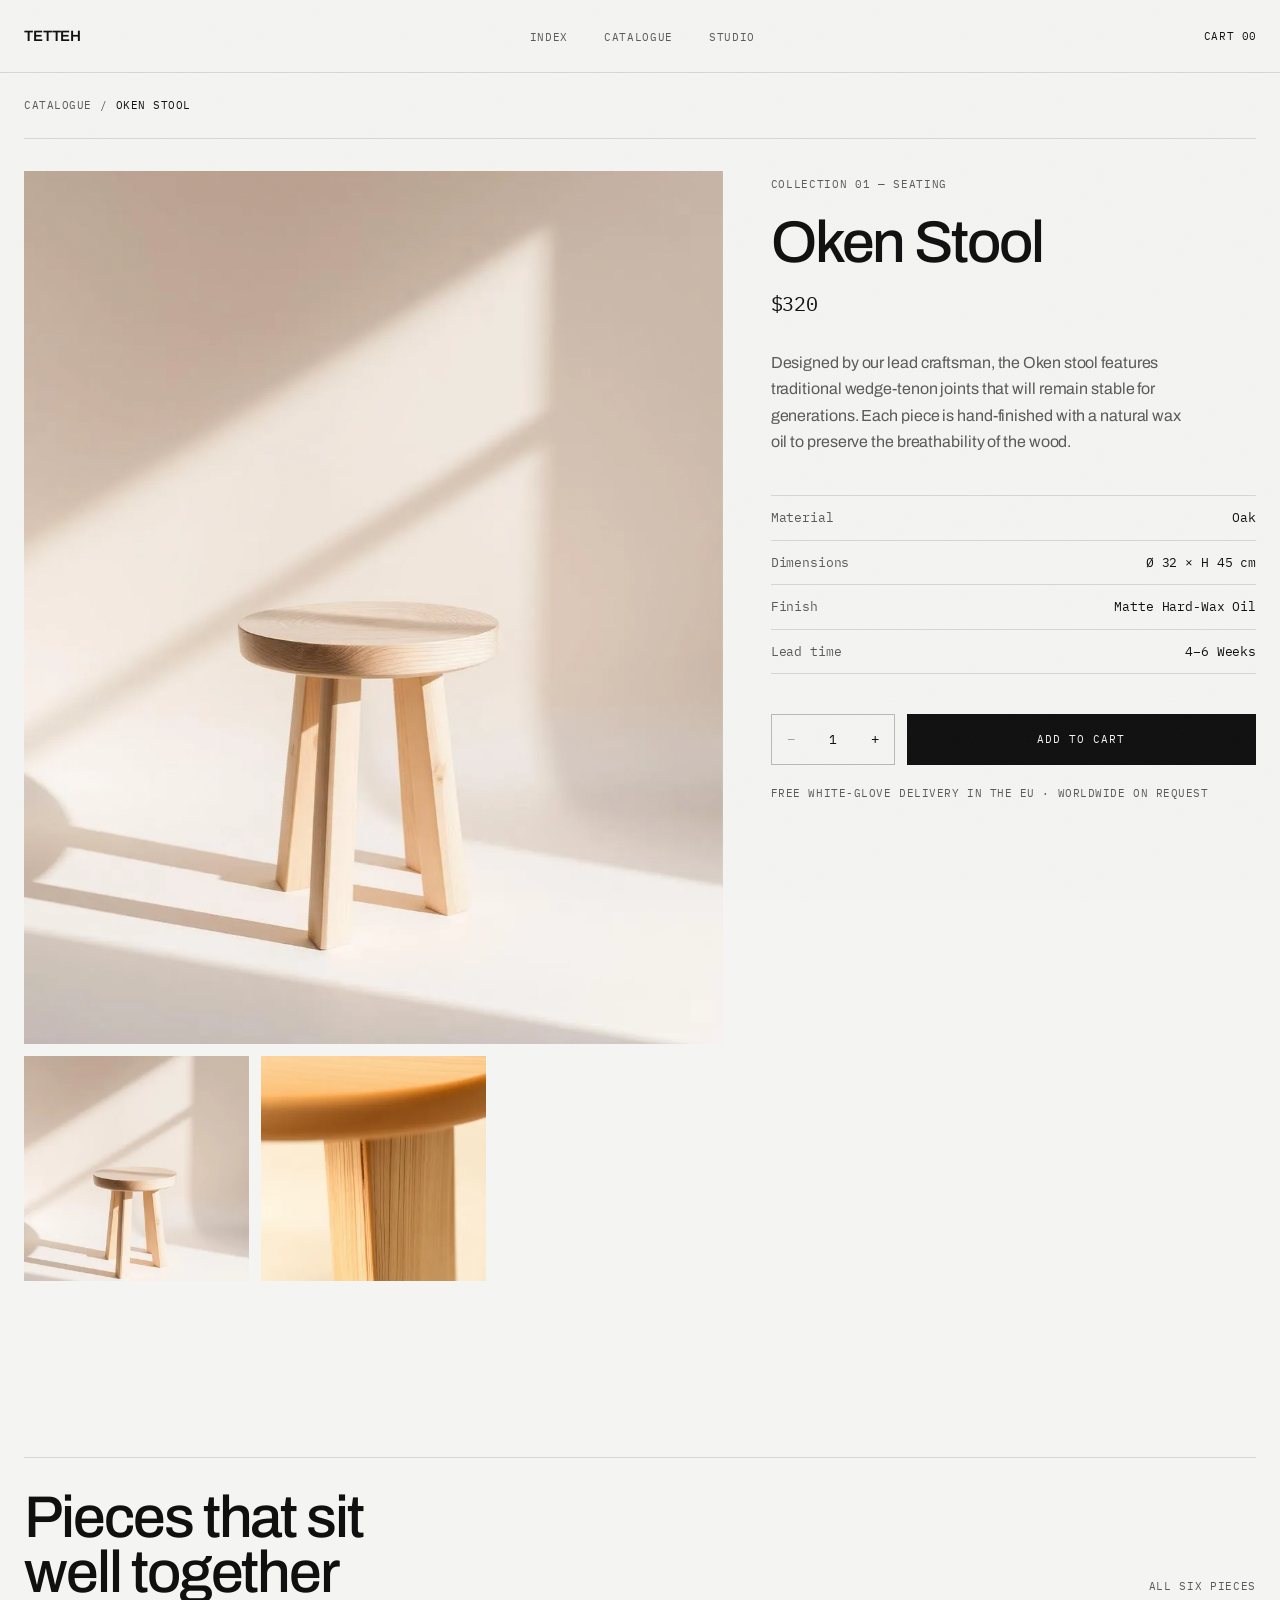
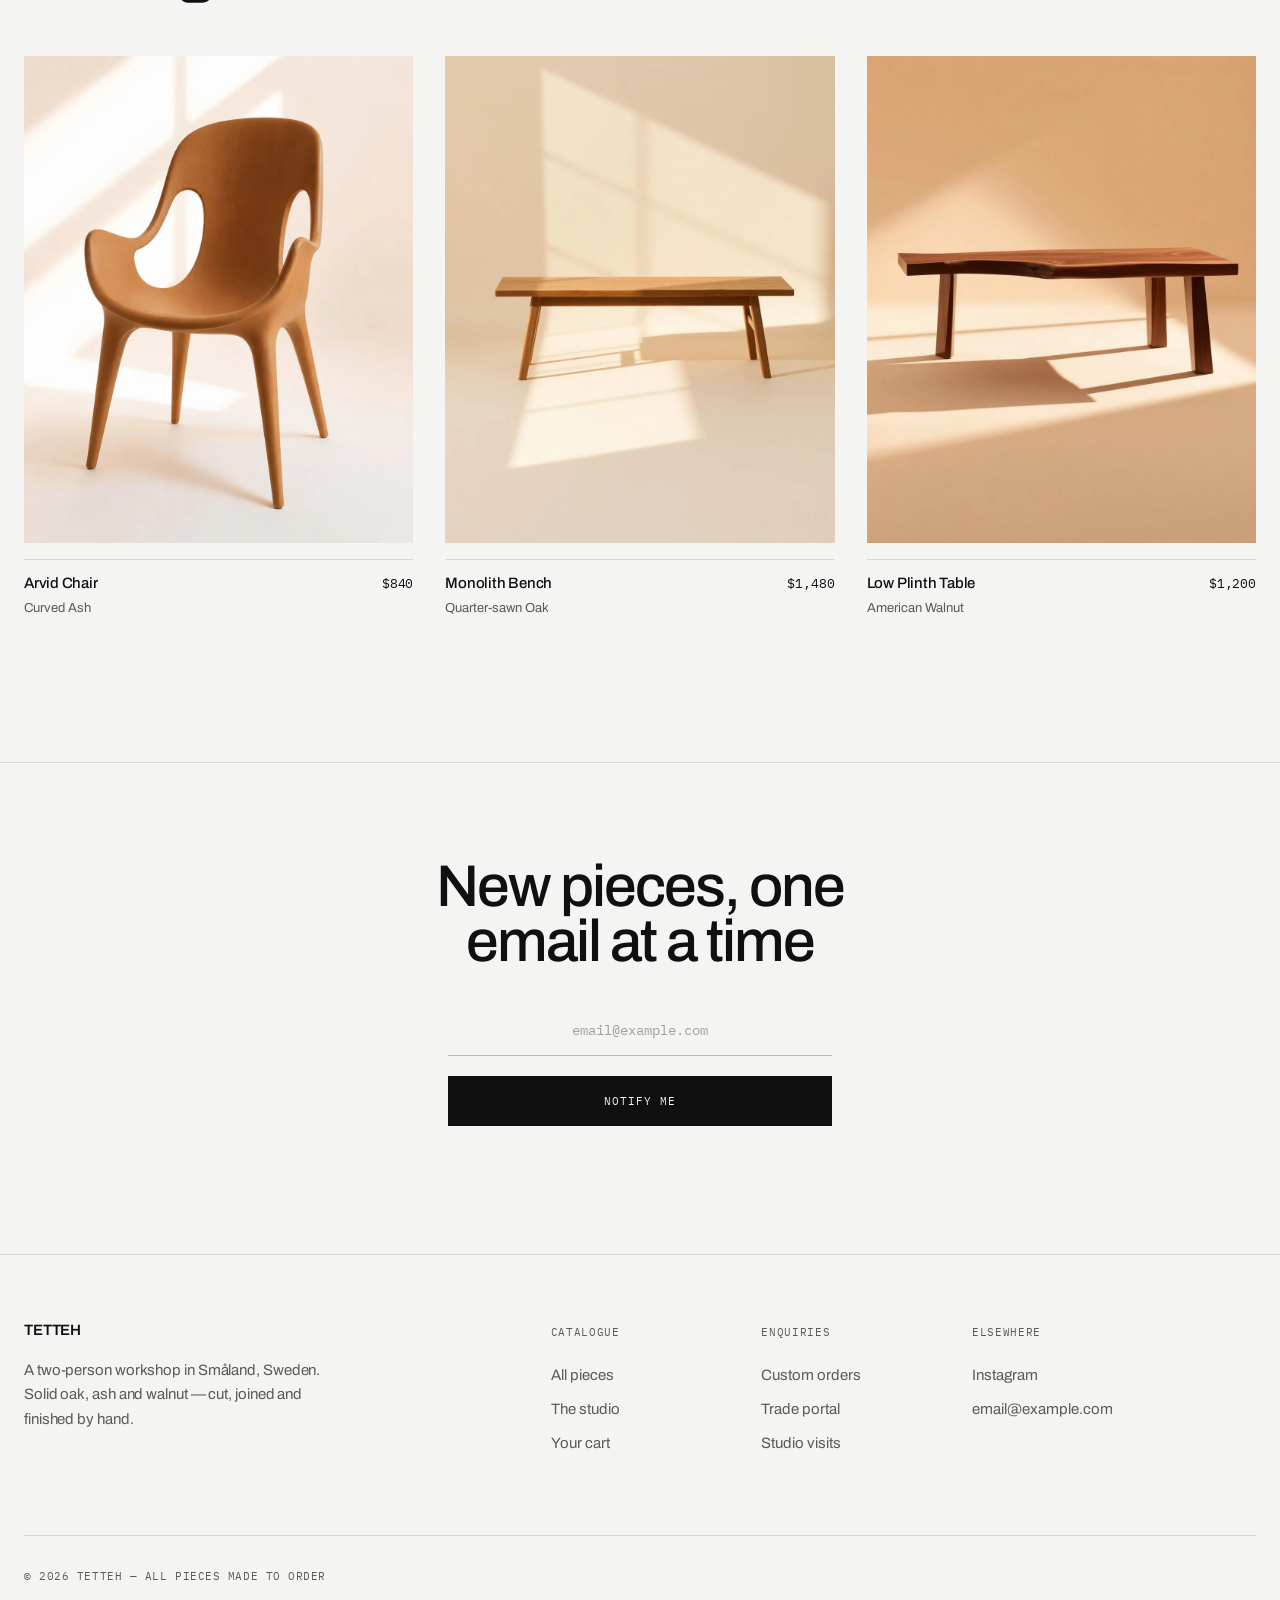
<file: products/oken-stool/index.html>
<!DOCTYPE html>
<html lang="en">
  <head>
    <meta charset="utf-8">
    <meta name="viewport" content="width=device-width, initial-scale=1">
    <title>
      Oken Stool — TETTEH
    </title>
    <meta name="description" content="Designed by our lead craftsman, the Oken stool features traditional wedge-tenon joints that will remain stable for generations. Each piece is hand-finished">
    <meta name="author" content="TETTEH">
    <meta name="theme-color" content="#f4f4f2">
    <link rel="canonical" href="https://atelier-ko-topaz.vercel.app/products/oken-stool/">
    <link rel="icon" type="image/svg+xml" href="../../favicon.svg">
    <link rel="preload" href="../../_astro/archivo-latin-wght-normal.E0tuGl4L.woff2" as="font" type="font/woff2" crossorigin>
    <meta property="og:title" content="Oken Stool — TETTEH">
    <meta property="og:description" content="Designed by our lead craftsman, the Oken stool features traditional wedge-tenon joints that will remain stable for generations. Each piece is hand-finished">
    <meta property="og:site_name" content="TETTEH">
    <meta property="og:type" content="website">
    <meta property="og:url" content="https://atelier-ko-topaz.vercel.app/products/oken-stool/">
    <meta property="og:image" content="https://atelier-ko-topaz.vercel.app/_astro/p-oken-1.B6o-BlcA.jpg">
    <meta property="og:image:width" content="1024">
    <meta property="og:image:height" content="1280">
    <meta name="twitter:card" content="summary_large_image">
    <meta name="twitter:title" content="Oken Stool — TETTEH">
    <meta name="twitter:description" content="Designed by our lead craftsman, the Oken stool features traditional wedge-tenon joints that will remain stable for generations. Each piece is hand-finished">
    <meta name="twitter:image" content="https://atelier-ko-topaz.vercel.app/_astro/p-oken-1.B6o-BlcA.jpg">
    <script>
      // Opt in to scroll motion before first paint, so revealed elements are
      // never briefly visible. Without this flag every [data-reveal] target
      // renders in its final state.
      if (
        window.matchMedia("(prefers-reduced-motion: reduce)").matches === false &&
        "IntersectionObserver" in window
      ) {
        document.documentElement.dataset.motion = "on";
      }
    </script>
    <script>
      (() => {
        const storageKey = "atelier-ko-cart";
      
        function readCart() {
          try {
            return JSON.parse(window.localStorage.getItem(storageKey) || "[]");
          } catch {
            return [];
          }
        }
      
        function writeCart(items) {
          window.localStorage.setItem(storageKey, JSON.stringify(items));
          document.dispatchEvent(new CustomEvent("atelier-cart-change", { detail: items }));
        }
      
        function count(items = readCart()) {
          return items.reduce((total, item) => total + Number(item.quantity || 0), 0);
        }
      
        function updateBadges() {
          const total = count();
          document.querySelectorAll("[data-cart-count]").forEach((node) => {
            node.textContent = String(total).padStart(2, "0");
          });
          document.querySelectorAll("[data-cart-label]").forEach((node) => {
            node.setAttribute("aria-label", `Cart, ${total} ${total === 1 ? "item" : "items"}`);
          });
        }
      
        window.AtelierCart = {
          read: readCart,
          write: writeCart,
          count,
          add(slug, quantity = 1) {
            const items = readCart();
            const existing = items.find((item) => item.slug === slug);
            if (existing) {
              existing.quantity += quantity;
              writeCart(items);
              return;
            }
            writeCart([...items, { slug, quantity }]);
          },
          remove(slug) {
            writeCart(readCart().filter((item) => item.slug !== slug));
          },
          setQuantity(slug, quantity) {
            if (quantity <= 0) {
              this.remove(slug);
              return;
            }
            writeCart(readCart().map((item) => (item.slug === slug ? { ...item, quantity } : item)));
          },
          updateBadges,
        };
      
        if (document.readyState === "loading") {
          document.addEventListener("DOMContentLoaded", updateBadges);
        } else {
          updateBadges();
        }
        window.addEventListener("storage", updateBadges);
        document.addEventListener("atelier-cart-change", updateBadges);
      })();
    </script>
    <link rel="stylesheet" href="../../_astro/BaseLayout.DGcUG68y.css">
    <style>
      .product-card-meta[data-astro-cid-4fhpls6h]{border-top:1px solid var(--line);transition:border-top-color .4s var(--ease-out-quart)}.product-card[data-astro-cid-4fhpls6h]:hover .product-card-meta[data-astro-cid-4fhpls6h],.product-card[data-astro-cid-4fhpls6h]:focus-visible .product-card-meta[data-astro-cid-4fhpls6h]{border-top-color:var(--accent)}
      .gallery-panel[data-astro-cid-cezwlk7t].is-hidden{display:none}@media (prefers-reduced-motion:no-preference){.gallery-panel[data-astro-cid-cezwlk7t]:not(.is-hidden){animation:panel-in .6s var(--ease-out-expo) both}@keyframes panel-in{0%{opacity:0;transform:scale(1.015)}}}.gallery-thumb[data-astro-cid-cezwlk7t]{box-shadow:inset 0 0 0 1px var(--line);transition:box-shadow .26s}.gallery-thumb[data-astro-cid-cezwlk7t]:hover{box-shadow:inset 0 0 0 1px var(--line-strong)}.gallery-thumb[data-astro-cid-cezwlk7t][aria-pressed=true]{box-shadow:inset 0 0 0 2px var(--accent)}
    </style>
  </head>
  <body>
    <a href="#main-content" class="btn btn-primary sr-only focus:not-sr-only focus:fixed focus:left-4 focus:top-4 focus:z-[100]">
      Skip to content
    </a>
    <header class="site-header sticky top-0 z-50" data-astro-cid-fzpbxy5g>
      <nav class="shell flex h-[4.5rem] items-center justify-between gap-6" aria-label="Main" data-astro-cid-fzpbxy5g>
        <a href="../../index.html" class="-m-2 p-2 text-[0.9375rem] font-semibold uppercase tracking-[-0.01em] transition-colors hover:text-accent" aria-label="TETTEH, home" data-astro-cid-fzpbxy5g>
          TETTEH
        </a>
        <ul class="hidden items-center gap-9 md:flex" data-astro-cid-fzpbxy5g>
          <li data-astro-cid-fzpbxy5g>
            <a href="../../index.html" class="nav-link link-mono" data-astro-cid-fzpbxy5g>
              Index
            </a>
          </li>
          <li data-astro-cid-fzpbxy5g>
            <a href="../../catalog/index.html" class="nav-link link-mono" data-astro-cid-fzpbxy5g>
              Catalogue
            </a>
          </li>
          <li data-astro-cid-fzpbxy5g>
            <a href="../../about/index.html" class="nav-link link-mono" data-astro-cid-fzpbxy5g>
              Studio
            </a>
          </li>
        </ul>
        <div class="flex items-center gap-1" data-astro-cid-fzpbxy5g>
          <a href="../../cart/index.html" data-cart-toggle data-cart-label aria-label="Cart, 0 items" aria-expanded="false" aria-controls="cart-drawer-panel" class="link-mono -m-2 inline-flex items-center gap-2 p-2 transition-colors hover:text-accent" data-astro-cid-fzpbxy5g>
            <span class="hidden sm:inline" data-astro-cid-fzpbxy5g>
              Cart
            </span>
            <span class="mono text-[0.6875rem]" data-cart-count data-astro-cid-fzpbxy5g>
              00
            </span>
          </a>
          <button type="button" class="-mr-2 inline-flex size-10 items-center justify-center transition-colors hover:text-accent md:hidden" aria-controls="mobile-menu" aria-expanded="false" data-mobile-menu-open data-astro-cid-fzpbxy5g>
            <span class="sr-only" data-astro-cid-fzpbxy5g>
              Open menu
            </span>
            <span class="flex w-[1.125rem] flex-col gap-[5px]" aria-hidden="true" data-astro-cid-fzpbxy5g>
              <span class="h-px w-full bg-current" data-astro-cid-fzpbxy5g>
              </span>
              <span class="h-px w-full bg-current" data-astro-cid-fzpbxy5g>
              </span>
            </span>
          </button>
        </div>
      </nav>
    </header>
    <div id="mobile-menu" class="fixed inset-0 z-[60] h-dvh bg-canvas md:hidden" role="dialog" aria-modal="true" aria-label="Site menu" data-mobile-menu hidden data-astro-cid-fzpbxy5g>
      <div class="flex h-full flex-col px-[var(--gutter)] pb-8 pt-0" data-astro-cid-fzpbxy5g>
        <div class="flex h-[4.5rem] shrink-0 items-center justify-between" data-astro-cid-fzpbxy5g>
          <span class="text-[0.9375rem] font-semibold uppercase tracking-[-0.01em]" data-astro-cid-fzpbxy5g>
            Menu
          </span>
          <button type="button" class="-mr-2 inline-flex size-10 items-center justify-center transition-colors hover:text-accent" data-mobile-menu-close data-astro-cid-fzpbxy5g>
            <span class="sr-only" data-astro-cid-fzpbxy5g>
              Close menu
            </span>
            <svg width="18" height="18" viewBox="0 0 24 24" fill="none" stroke="currentColor" stroke-width="1.25" aria-hidden="true" data-astro-cid-fzpbxy5g>
              <path d="M5 5l14 14" data-astro-cid-fzpbxy5g>
              </path>
              <path d="M19 5L5 19" data-astro-cid-fzpbxy5g>
              </path>
            </svg>
          </button>
        </div>
        <ul class="mt-6 border-t border-line" data-astro-cid-fzpbxy5g>
          <li class="menu-item border-b border-line" style="--i:0" data-astro-cid-fzpbxy5g>
            <a href="../../index.html" class="flex items-baseline gap-4 py-5 transition-colors hover:text-accent text-muted" data-mobile-menu-link data-astro-cid-fzpbxy5g>
              <span class="mono text-[0.6875rem] text-accent" data-astro-cid-fzpbxy5g>
                01
              </span>
              <span class="type-h3" data-astro-cid-fzpbxy5g>
                Index
              </span>
            </a>
          </li>
          <li class="menu-item border-b border-line" style="--i:1" data-astro-cid-fzpbxy5g>
            <a href="../../catalog/index.html" class="flex items-baseline gap-4 py-5 transition-colors hover:text-accent text-muted" data-mobile-menu-link data-astro-cid-fzpbxy5g>
              <span class="mono text-[0.6875rem] text-accent" data-astro-cid-fzpbxy5g>
                02
              </span>
              <span class="type-h3" data-astro-cid-fzpbxy5g>
                Catalogue
              </span>
            </a>
          </li>
          <li class="menu-item border-b border-line" style="--i:2" data-astro-cid-fzpbxy5g>
            <a href="../../about/index.html" class="flex items-baseline gap-4 py-5 transition-colors hover:text-accent text-muted" data-mobile-menu-link data-astro-cid-fzpbxy5g>
              <span class="mono text-[0.6875rem] text-accent" data-astro-cid-fzpbxy5g>
                03
              </span>
              <span class="type-h3" data-astro-cid-fzpbxy5g>
                Studio
              </span>
            </a>
          </li>
          <li class="menu-item border-b border-line" style="--i:3" data-astro-cid-fzpbxy5g>
            <a href="../../cart/index.html" data-cart-label aria-label="Cart, 0 items" class="flex items-baseline gap-4 py-5 text-muted transition-colors hover:text-accent" data-mobile-menu-link data-astro-cid-fzpbxy5g>
              <span class="mono text-[0.6875rem] text-accent" data-astro-cid-fzpbxy5g>
                04
              </span>
              <span class="type-h3" data-astro-cid-fzpbxy5g>
                Cart
              </span>
              <span class="mono ml-auto self-center text-[0.6875rem]" data-cart-count data-astro-cid-fzpbxy5g>
                00
              </span>
            </a>
          </li>
        </ul>
        <a href="../../products/oken-stool/index.html" class="menu-item group mt-auto block pt-8" style="--i:4" data-mobile-menu-link data-astro-cid-fzpbxy5g>
          <div class="overflow-hidden bg-surface" data-astro-cid-fzpbxy5g>
            <img src="../../_astro/p-oken-1.B6o-BlcA_Z7g310.webp" alt="Oken Stool — Solid White Oak" loading="lazy" data-astro-cid-fzpbxy5g="true" decoding="async" width="900" height="560" class="aspect-[16/10] max-h-[28dvh] w-full object-cover transition-transform duration-[900ms] ease-out group-hover:scale-[1.04]">
          </div>
          <div class="mt-3 flex items-baseline justify-between gap-4" data-astro-cid-fzpbxy5g>
            <p class="label" data-astro-cid-fzpbxy5g>
              In the workshop — Oken Stool
            </p>
            <p class="mono text-[0.6875rem]" data-astro-cid-fzpbxy5g>
              $320
            </p>
          </div>
        </a>
      </div>
    </div>
    <div class="cart-drawer" data-cart-drawer hidden>
      <div class="cart-backdrop" data-cart-backdrop>
      </div>
      <!-- A plain div, not <aside>: role="dialog" is not permitted on an element
       whose implicit role is already complementary. -->
      <div id="cart-drawer-panel" class="cart-panel" role="dialog" aria-modal="true" aria-labelledby="cart-drawer-heading" data-cart-panel>
        <div class="cart-panel-head">
          <h2 id="cart-drawer-heading" class="text-[0.9375rem] font-semibold uppercase tracking-[-0.01em]">
            Cart
            <span class="mono text-[0.6875rem] font-normal text-muted" data-cart-count>
              00
            </span>
          </h2>
          <button type="button" class="-mr-2 inline-flex size-10 items-center justify-center transition-colors hover:text-accent" data-cart-close>
            <span class="sr-only">
              Close cart
            </span>
            <svg width="18" height="18" viewBox="0 0 24 24" fill="none" stroke="currentColor" stroke-width="1.25" aria-hidden="true">
              <path d="M5 5l14 14">
              </path>
              <path d="M19 5L5 19">
              </path>
            </svg>
          </button>
        </div>
        <div class="cart-panel-body">
          <ul data-cart-lines>
          </ul>
          <div class="py-14 text-center" data-cart-drawer-empty>
            <p class="type-body text-[0.9375rem]">
              Nothing selected yet.
            </p>
            <a href="../../catalog/index.html" class="btn btn-outline mt-6 w-full" data-cart-close>
              Browse the catalogue
            </a>
          </div>
        </div>
        <div class="cart-panel-foot" data-cart-drawer-foot hidden>
          <div class="flex items-baseline justify-between gap-4">
            <span class="label">
              Subtotal
            </span>
            <span class="mono text-lg" data-cart-drawer-subtotal>
              $0
            </span>
          </div>
          <p class="mono mt-2 text-[0.625rem] uppercase tracking-[0.05em] text-muted">
            Delivery calculated at checkout
          </p>
          <a href="../../cart/index.html" class="btn btn-primary mt-5 w-full">
            Checkout
          </a>
          <button type="button" class="link link-mono mx-auto mt-4 block text-muted" data-cart-close>
            Continue browsing
          </button>
        </div>
      </div>
    </div>
    <script type="application/json" id="cart-drawer-data">
      {"locale":"en-US","currency":"USD","shippingFlatRate":120,"products":[{"slug":"oken-stool","name":"Oken Stool","price":320,"meta":"Oak · Matte Hard-Wax Oil","href":"../../products/oken-stool/index.html","image":"../../_astro/p-oken-1.B6o-BlcA_Z2vvedI.webp"},{"slug":"arvid-chair","name":"Arvid Chair","price":840,"meta":"Ash · Soap-Treated","href":"../../products/arvid-chair/index.html","image":"../../_astro/p-arvid-3.BmDp2nLv_ZiQbKr.webp"},{"slug":"low-plinth-table","name":"Low Plinth Table","price":1200,"meta":"Walnut · Natural Oil","href":"../../products/low-plinth-table/index.html","image":"../../_astro/p-plinth-1.n3qgCCmL_7YBnu.webp"},{"slug":"monolith-bench","name":"Monolith Bench","price":1480,"meta":"Oak · Raw / Unfinished","href":"../../products/monolith-bench/index.html","image":"../../_astro/p-monolith-1.DKv_fRzK_Z18gs7n.webp"},{"slug":"halla-shelf","name":"Halla Shelf","price":460,"meta":"Oak · Matte Hard-Wax Oil","href":"../../products/halla-shelf/index.html","image":"../../_astro/p-halla-1.jzRdYSz3_Z1UALip.webp"},{"slug":"tora-desk","name":"Tora Desk","price":1980,"meta":"Walnut · Natural Oil","href":"../../products/tora-desk/index.html","image":"../../_astro/p-tora-1.BtjGgI1X_ZclW1w.webp"}]}
    </script>
    <script>
      (() => {
        const drawer = document.querySelector("[data-cart-drawer]");
        if (!drawer) return;
      
        const data = JSON.parse(document.getElementById("cart-drawer-data").textContent);
        const bySlug = new Map(data.products.map((product) => [product.slug, product]));
        const money = (value) =>
          new Intl.NumberFormat(data.locale, {
            style: "currency",
            currency: data.currency,
            maximumFractionDigits: 0,
          }).format(value);
      
        const list = drawer.querySelector("[data-cart-lines]");
        const empty = drawer.querySelector("[data-cart-drawer-empty]");
        const foot = drawer.querySelector("[data-cart-drawer-foot]");
        const subtotal = drawer.querySelector("[data-cart-drawer-subtotal]");
      
        function render() {
          const rows = window.AtelierCart.read()
            .map((item) => ({ item, product: bySlug.get(item.slug) }))
            .filter((row) => row.product);
      
          empty.hidden = rows.length > 0;
          foot.hidden = rows.length === 0;
          subtotal.textContent = money(
            rows.reduce((total, row) => total + row.product.price * row.item.quantity, 0),
          );
      
          list.replaceChildren();
      
          for (const { item, product } of rows) {
            const line = document.createElement("li");
            line.className = "cart-line";
            line.innerHTML = `
              <a class="block" tabindex="-1" aria-hidden="true"><img alt="" width="72" height="72" loading="lazy" /></a>
              <div class="flex min-w-0 flex-col gap-3">
                <div class="flex justify-between gap-3">
                  <div class="min-w-0">
                    <a class="link block truncate text-[0.9375rem] font-medium" data-line-name></a>
                    <p class="mono mt-1 truncate text-[0.625rem] uppercase tracking-[0.05em] text-muted" data-line-meta></p>
                  </div>
                  <span class="mono shrink-0 text-[0.8125rem]" data-line-price></span>
                </div>
                <div class="flex items-center justify-between gap-3">
                  <div class="qty qty-sm">
                    <button type="button" data-line-decrease>&minus;</button>
                    <output data-line-quantity></output>
                    <button type="button" data-line-increase>+</button>
                  </div>
                  <button type="button" class="link link-mono text-muted" data-line-remove>Remove</button>
                </div>
              </div>`;
      
            const image = line.querySelector("img");
            image.src = product.image;
            line.querySelector("a").href = product.href;
      
            const name = line.querySelector("[data-line-name]");
            name.textContent = product.name;
            name.href = product.href;
      
            line.querySelector("[data-line-meta]").textContent = product.meta;
            line.querySelector("[data-line-price]").textContent = money(product.price * item.quantity);
            line.querySelector("[data-line-quantity]").textContent = String(item.quantity);
      
            const decrease = line.querySelector("[data-line-decrease]");
            decrease.setAttribute("aria-label", `Decrease ${product.name} quantity`);
            decrease.addEventListener("click", () =>
              window.AtelierCart.setQuantity(item.slug, item.quantity - 1),
            );
      
            const increase = line.querySelector("[data-line-increase]");
            increase.setAttribute("aria-label", `Increase ${product.name} quantity`);
            increase.addEventListener("click", () =>
              window.AtelierCart.setQuantity(item.slug, item.quantity + 1),
            );
      
            const remove = line.querySelector("[data-line-remove]");
            remove.setAttribute("aria-label", `Remove ${product.name} from cart`);
            remove.addEventListener("click", () => window.AtelierCart.remove(item.slug));
      
            list.appendChild(line);
          }
        }
      
        document.addEventListener("atelier-cart-change", render);
        render();
      })();
    </script>
    <script>
      (() => {
        const menu = document.querySelector("[data-mobile-menu]");
        const openButton = document.querySelector("[data-mobile-menu-open]");
        const closeButton = document.querySelector("[data-mobile-menu-close]");
      
        if (!menu || !openButton || !closeButton) return;
      
        const focusableSelector = "a[href],button:not([disabled]),input:not([disabled]),[tabindex]:not([tabindex='-1'])";
        let lastFocused = null;
      
        function getFocusable() {
          return Array.from(menu.querySelectorAll(focusableSelector)).filter((node) => node.offsetParent !== null);
        }
      
        function openMenu() {
          lastFocused = document.activeElement;
          menu.hidden = false;
          openButton.setAttribute("aria-expanded", "true");
          document.documentElement.style.overflow = "hidden";
          closeButton.focus({ preventScroll: true });
        }
      
        function closeMenu({ restoreFocus = true } = {}) {
          menu.hidden = true;
          openButton.setAttribute("aria-expanded", "false");
          document.documentElement.style.overflow = "";
          if (restoreFocus && lastFocused) lastFocused.focus({ preventScroll: true });
        }
      
        openButton.addEventListener("click", openMenu);
        closeButton.addEventListener("click", () => closeMenu());
      
        menu.querySelectorAll("[data-mobile-menu-link]").forEach((link) => {
          link.addEventListener("click", () => closeMenu({ restoreFocus: false }));
        });
      
        document.addEventListener("keydown", (event) => {
          if (menu.hidden) return;
      
          if (event.key === "Escape") {
            event.preventDefault();
            closeMenu();
            return;
          }
      
          if (event.key !== "Tab") return;
      
          const focusable = getFocusable();
          const first = focusable[0];
          const last = focusable[focusable.length - 1];
          if (!first || !last) return;
      
          if (event.shiftKey && document.activeElement === first) {
            event.preventDefault();
            last.focus();
          } else if (!event.shiftKey && document.activeElement === last) {
            event.preventDefault();
            first.focus();
          }
        });
      
        window.addEventListener("resize", () => {
          if (!menu.hidden && window.matchMedia("(min-width: 768px)").matches) {
            closeMenu({ restoreFocus: false });
          }
        });
      })();
    </script>
    <main id="main-content" class="shell" data-astro-cid-cezwlk7t>
      <nav class="mono flex gap-2 py-6 text-[0.6875rem] uppercase tracking-[0.05em] text-muted" aria-label="Breadcrumb" data-astro-cid-cezwlk7t>
        <a href="../../catalog/index.html" class="link" data-astro-cid-cezwlk7t>
          Catalogue
        </a>
        <span aria-hidden="true" data-astro-cid-cezwlk7t>
          /
        </span>
        <span class="text-ink" aria-current="page" data-astro-cid-cezwlk7t>
          Oken Stool
        </span>
      </nav>
      <div class="grid items-start gap-x-12 gap-y-10 border-t border-line pt-8 lg:grid-cols-12" data-astro-cid-cezwlk7t>
        <section class="lg:col-span-7" aria-label="Oken Stool images" data-product-gallery data-astro-cid-cezwlk7t>
          <div class="relative overflow-hidden bg-surface" data-astro-cid-cezwlk7t>
            <div class="gallery-panel" data-gallery-panel="0" data-astro-cid-cezwlk7t>
              <img src="../../_astro/p-oken-1.B6o-BlcA_24fDYp.webp" alt="Oken Stool — view 1 of 2" loading="eager" decoding="sync" data-astro-cid-cezwlk7t="true" width="1440" height="1800" class="aspect-[4/5] w-full object-cover">
            </div>
            <div class="gallery-panel is-hidden" data-gallery-panel="1" data-astro-cid-cezwlk7t>
              <img src="../../_astro/p-oken-2.D8qVKbvd_Z12Vu0k.webp" alt="Oken Stool — view 2 of 2" loading="lazy" decoding="async" data-astro-cid-cezwlk7t="true" width="1440" height="1800" class="aspect-[4/5] w-full object-cover">
            </div>
          </div>
          <div class="mt-3 grid grid-cols-3 gap-3" role="group" aria-label="Choose an image" data-astro-cid-cezwlk7t>
            <button type="button" class="gallery-thumb overflow-hidden bg-surface" data-gallery-thumb="0" aria-label="Show view 1" aria-pressed="true" data-astro-cid-cezwlk7t>
              <img src="../../_astro/p-oken-1.B6o-BlcA_Z23jd1L.webp" alt loading="lazy" data-astro-cid-cezwlk7t="true" decoding="async" width="360" height="360" class="aspect-square w-full object-cover">
            </button>
            <button type="button" class="gallery-thumb overflow-hidden bg-surface" data-gallery-thumb="1" aria-label="Show view 2" aria-pressed="false" data-astro-cid-cezwlk7t>
              <img src="../../_astro/p-oken-2.D8qVKbvd_Z1upTsL.webp" alt loading="lazy" data-astro-cid-cezwlk7t="true" decoding="async" width="360" height="360" class="aspect-square w-full object-cover">
            </button>
          </div>
        </section>
        <div class="lg:sticky lg:top-28 lg:col-span-5" data-astro-cid-cezwlk7t>
          <p class="label" data-astro-cid-cezwlk7t>
            Collection 01 — Seating
          </p>
          <h1 class="type-h2 mt-5" data-astro-cid-cezwlk7t>
            Oken Stool
          </h1>
          <p class="mono mt-5 text-xl" data-astro-cid-cezwlk7t>
            $320
          </p>
          <p class="type-body mt-8 max-w-[46ch]" data-astro-cid-cezwlk7t>
            Designed by our lead craftsman, the Oken stool features traditional wedge-tenon joints that will remain stable for generations. Each piece is hand-finished with a natural wax oil to preserve the breathability of the wood.
          </p>
          <dl class="mono mt-10 border-t border-line text-[0.8125rem]" data-astro-cid-cezwlk7t>
            <div class="flex justify-between gap-6 border-b border-line py-3" data-astro-cid-cezwlk7t>
              <dt class="text-muted" data-astro-cid-cezwlk7t>
                Material
              </dt>
              <dd class="text-right" data-astro-cid-cezwlk7t>
                Oak
              </dd>
            </div>
            <div class="flex justify-between gap-6 border-b border-line py-3" data-astro-cid-cezwlk7t>
              <dt class="text-muted" data-astro-cid-cezwlk7t>
                Dimensions
              </dt>
              <dd class="text-right" data-astro-cid-cezwlk7t>
                Ø 32 × H 45 cm
              </dd>
            </div>
            <div class="flex justify-between gap-6 border-b border-line py-3" data-astro-cid-cezwlk7t>
              <dt class="text-muted" data-astro-cid-cezwlk7t>
                Finish
              </dt>
              <dd class="text-right" data-astro-cid-cezwlk7t>
                Matte Hard-Wax Oil
              </dd>
            </div>
            <div class="flex justify-between gap-6 border-b border-line py-3" data-astro-cid-cezwlk7t>
              <dt class="text-muted" data-astro-cid-cezwlk7t>
                Lead time
              </dt>
              <dd class="text-right" data-astro-cid-cezwlk7t>
                4–6 Weeks
              </dd>
            </div>
          </dl>
          <div class="mt-10 flex flex-wrap items-stretch gap-3" data-astro-cid-cezwlk7t>
            <div class="qty" data-quantity data-astro-cid-cezwlk7t>
              <button type="button" data-quantity-decrease aria-label="Decrease quantity" disabled data-astro-cid-cezwlk7t>
                −
              </button>
              <output data-quantity-value aria-live="polite" aria-label="Quantity" data-astro-cid-cezwlk7t>
                1
              </output>
              <button type="button" data-quantity-increase aria-label="Increase quantity" data-astro-cid-cezwlk7t>
                +
              </button>
            </div>
            <button type="button" class="btn btn-primary flex-1" data-add-to-cart="oken-stool" data-add-quantity="1" data-astro-cid-cezwlk7t>
              Add to cart
            </button>
          </div>
          <p class="mono mt-5 text-[0.6875rem] uppercase leading-relaxed tracking-[0.05em] text-muted" data-astro-cid-cezwlk7t>
            Free white-glove delivery in the EU · worldwide on request
          </p>
        </div>
      </div>
      <section class="mt-32 md:mt-44" data-astro-cid-cezwlk7t>
        <div class="flex flex-wrap items-end justify-between gap-x-8 gap-y-4 border-t border-line pt-8" data-reveal data-astro-cid-cezwlk7t>
          <h2 class="type-h2 max-w-[16ch]" data-astro-cid-cezwlk7t>
            Pieces that sit well together
          </h2>
          <a href="../../catalog/index.html" class="link link-mono pb-1.5 text-muted" data-astro-cid-cezwlk7t>
            All six pieces
          </a>
        </div>
        <div class="mt-12 grid gap-x-8 gap-y-14 md:mt-14 md:grid-cols-3" data-astro-cid-cezwlk7t>
          <a href="../../products/arvid-chair/index.html" class="product-card group block" data-product-card data-reveal data-astro-cid-4fhpls6h>
            <div class="overflow-hidden bg-surface" data-astro-cid-4fhpls6h>
              <img src="../../_astro/p-arvid-3.BmDp2nLv_Z16aklk.webp" alt="Arvid Chair — Curved Ash" loading="lazy" decoding="async" data-astro-cid-4fhpls6h="true" width="1024" height="1280" class="aspect-[4/5] w-full object-cover transition-transform duration-[1100ms] ease-out group-hover:scale-[1.04]">
            </div>
            <div class="product-card-meta mt-4 flex items-baseline justify-between gap-4 pt-3" data-astro-cid-4fhpls6h>
              <div class="flex min-w-0 items-baseline gap-3" data-astro-cid-4fhpls6h>
                <div class="min-w-0" data-astro-cid-4fhpls6h>
                  <h3 class="truncate text-[0.9375rem] font-medium tracking-[-0.015em]" data-astro-cid-4fhpls6h="true">
                    Arvid Chair
                  </h3>
                  <p class="mt-1 truncate text-[0.8125rem] text-muted" data-astro-cid-4fhpls6h>
                    Curved Ash
                  </p>
                </div>
              </div>
              <span class="mono shrink-0 text-[0.8125rem]" data-astro-cid-4fhpls6h>
                $840
              </span>
            </div>
          </a>
          <a href="../../products/monolith-bench/index.html" class="product-card group block" data-product-card data-reveal style="--reveal-delay:110ms" data-astro-cid-4fhpls6h>
            <div class="overflow-hidden bg-surface" data-astro-cid-4fhpls6h>
              <img src="../../_astro/p-monolith-1.DKv_fRzK_ZbJgz4.webp" alt="Monolith Bench — Quarter-sawn Oak" loading="lazy" decoding="async" data-astro-cid-4fhpls6h="true" width="1024" height="1280" class="aspect-[4/5] w-full object-cover transition-transform duration-[1100ms] ease-out group-hover:scale-[1.04]">
            </div>
            <div class="product-card-meta mt-4 flex items-baseline justify-between gap-4 pt-3" data-astro-cid-4fhpls6h>
              <div class="flex min-w-0 items-baseline gap-3" data-astro-cid-4fhpls6h>
                <div class="min-w-0" data-astro-cid-4fhpls6h>
                  <h3 class="truncate text-[0.9375rem] font-medium tracking-[-0.015em]" data-astro-cid-4fhpls6h="true">
                    Monolith Bench
                  </h3>
                  <p class="mt-1 truncate text-[0.8125rem] text-muted" data-astro-cid-4fhpls6h>
                    Quarter-sawn Oak
                  </p>
                </div>
              </div>
              <span class="mono shrink-0 text-[0.8125rem]" data-astro-cid-4fhpls6h>
                $1,480
              </span>
            </div>
          </a>
          <a href="../../products/low-plinth-table/index.html" class="product-card group block" data-product-card data-reveal style="--reveal-delay:220ms" data-astro-cid-4fhpls6h>
            <div class="overflow-hidden bg-surface" data-astro-cid-4fhpls6h>
              <img src="../../_astro/p-plinth-1.n3qgCCmL_Z1TjVkr.webp" alt="Low Plinth Table — American Walnut" loading="lazy" decoding="async" data-astro-cid-4fhpls6h="true" width="1024" height="1280" class="aspect-[4/5] w-full object-cover transition-transform duration-[1100ms] ease-out group-hover:scale-[1.04]">
            </div>
            <div class="product-card-meta mt-4 flex items-baseline justify-between gap-4 pt-3" data-astro-cid-4fhpls6h>
              <div class="flex min-w-0 items-baseline gap-3" data-astro-cid-4fhpls6h>
                <div class="min-w-0" data-astro-cid-4fhpls6h>
                  <h3 class="truncate text-[0.9375rem] font-medium tracking-[-0.015em]" data-astro-cid-4fhpls6h="true">
                    Low Plinth Table
                  </h3>
                  <p class="mt-1 truncate text-[0.8125rem] text-muted" data-astro-cid-4fhpls6h>
                    American Walnut
                  </p>
                </div>
              </div>
              <span class="mono shrink-0 text-[0.8125rem]" data-astro-cid-4fhpls6h>
                $1,200
              </span>
            </div>
          </a>
        </div>
      </section>
    </main>
    <script type="application/ld+json">
      {"@context":"https://schema.org","@type":"Product","name":"Oken Stool","description":"Designed by our lead craftsman, the Oken stool features traditional wedge-tenon joints that will remain stable for generations. Each piece is hand-finished with a natural wax oil to preserve the breathability of the wood.","image":["https://atelier-ko-topaz.vercel.app/_astro/p-oken-1.B6o-BlcA.jpg","https://atelier-ko-topaz.vercel.app/_astro/p-oken-2.D8qVKbvd.jpg"],"brand":{"@type":"Brand","name":"TETTEH"},"material":"Oak","url":"https://atelier-ko-topaz.vercel.app/products/oken-stool","offers":{"@type":"Offer","priceCurrency":"USD","price":320,"availability":"https://schema.org/PreOrder","url":"https://atelier-ko-topaz.vercel.app/products/oken-stool"}}
    </script>
    <script type="application/ld+json">
      {"@context":"https://schema.org","@type":"BreadcrumbList","itemListElement":[{"@type":"ListItem","position":1,"name":"Catalogue","item":"https://atelier-ko-topaz.vercel.app/catalog"},{"@type":"ListItem","position":2,"name":"Oken Stool","item":"https://atelier-ko-topaz.vercel.app/products/oken-stool"}]}
    </script>
    <script>
      (() => {
        const gallery = document.querySelector("[data-product-gallery]");
        if (gallery) {
          const panels = Array.from(gallery.querySelectorAll("[data-gallery-panel]"));
          const thumbs = Array.from(gallery.querySelectorAll("[data-gallery-thumb]"));
      
          thumbs.forEach((thumb) => {
            thumb.addEventListener("click", () => {
              const active = thumb.dataset.galleryThumb;
              panels.forEach((panel) => panel.classList.toggle("is-hidden", panel.dataset.galleryPanel !== active));
              thumbs.forEach((button) => {
                button.setAttribute("aria-pressed", String(button === thumb));
              });
            });
          });
        }
      
        // Quantity stepper. The chosen value rides on the add-to-cart button as
        // `data-add-quantity`; the delegated handler in BaseLayout reads it, adds
        // the line and opens the drawer, so there is no add logic on this page.
        const stepper = document.querySelector("[data-quantity]");
        const addButton = document.querySelector("[data-add-to-cart]");
        if (!stepper || !addButton) return;
      
        const output = stepper.querySelector("[data-quantity-value]");
        const decrease = stepper.querySelector("[data-quantity-decrease]");
        const increase = stepper.querySelector("[data-quantity-increase]");
        const MAX = 99;
        let quantity = 1;
      
        function setQuantity(next) {
          quantity = Math.min(MAX, Math.max(1, next));
          output.textContent = String(quantity);
          addButton.dataset.addQuantity = String(quantity);
          decrease.disabled = quantity === 1;
          increase.disabled = quantity === MAX;
        }
      
        decrease.addEventListener("click", () => setQuantity(quantity - 1));
        increase.addEventListener("click", () => setQuantity(quantity + 1));
        document.addEventListener("atelier-cart-change", () => setQuantity(1));
      })();
    </script>
    <footer id="studio" class="mt-24 border-t border-line md:mt-36">
      <section class="shell border-b border-line py-16 md:py-24" aria-labelledby="newsletter-heading">
        <div class="mx-auto max-w-[34rem] text-center" data-reveal>
          <h2 id="newsletter-heading" class="type-h2">
            New pieces, one email at a time
          </h2>
          <form class="mx-auto mt-9 max-w-[24rem]" data-newsletter-form novalidate>
            <label class="sr-only" for="newsletter-email">
              Email address
            </label>
            <div class="newsletter-field">
              <input id="newsletter-email" name="email" type="email" required autocomplete="email" placeholder="email@example.com">
            </div>
            <button type="submit" class="btn btn-primary mt-5 w-full" data-newsletter-button>
              Notify me
            </button>
            <p class="mono mt-4 min-h-[1rem] text-[0.6875rem] text-accent" data-newsletter-status role="status">
            </p>
          </form>
        </div>
      </section>
      <div class="shell pt-16">
        <div class="grid gap-12 md:grid-cols-12 md:gap-8">
          <div class="md:col-span-5">
            <p class="text-[0.9375rem] font-semibold uppercase tracking-[-0.01em]">
              TETTEH
            </p>
            <p class="type-body mt-4 max-w-[34ch] text-[0.9375rem]">
              A two-person workshop in Småland, Sweden. Solid oak, ash and walnut — cut, joined and finished by hand.
            </p>
          </div>
          <nav class="md:col-span-2 md:last:col-span-3" aria-label="Catalogue">
            <h2 class="label">
              Catalogue
            </h2>
            <ul class="mt-5 space-y-2.5">
              <li>
                <a href="../../catalog/index.html" class="link text-[0.9375rem] text-muted">
                  All pieces
                </a>
              </li>
              <li>
                <a href="../../about/index.html" class="link text-[0.9375rem] text-muted">
                  The studio
                </a>
              </li>
              <li>
                <a href="../../cart/index.html" class="link text-[0.9375rem] text-muted">
                  Your cart
                </a>
              </li>
            </ul>
          </nav>
          <nav class="md:col-span-2 md:last:col-span-3" aria-label="Enquiries">
            <h2 class="label">
              Enquiries
            </h2>
            <ul class="mt-5 space-y-2.5">
              <li>
                <a href="../../about/index.html" class="link text-[0.9375rem] text-muted">
                  Custom orders
                </a>
              </li>
              <li>
                <a href="../../about/index.html" class="link text-[0.9375rem] text-muted">
                  Trade portal
                </a>
              </li>
              <li>
                <a href="../../about/index.html" class="link text-[0.9375rem] text-muted">
                  Studio visits
                </a>
              </li>
            </ul>
          </nav>
          <nav class="md:col-span-2 md:last:col-span-3" aria-label="Elsewhere">
            <h2 class="label">
              Elsewhere
            </h2>
            <ul class="mt-5 space-y-2.5">
              <li>
                <a href="https://www.instagram.com/" class="link text-[0.9375rem] text-muted">
                  Instagram
                </a>
              </li>
              <li>
                <a href="mailto:email@example.com" class="link text-[0.9375rem] text-muted">
                  email@example.com
                </a>
              </li>
            </ul>
          </nav>
        </div>
        <div class="mt-20 border-t border-line py-8">
          <p class="mono text-[0.6875rem] uppercase tracking-[0.05em] text-muted">
            © 2026 TETTEH — all pieces made to order
          </p>
        </div>
      </div>
    </footer>
    <script>
      (() => {
        const form = document.querySelector("[data-newsletter-form]");
        if (!form) return;
      
        const button = form.querySelector("[data-newsletter-button]");
        const status = form.querySelector("[data-newsletter-status]");
      
        form.addEventListener("submit", (event) => {
          event.preventDefault();
      
          if (!form.checkValidity()) {
            status.textContent = "Please enter a valid email address.";
            form.reportValidity();
            return;
          }
      
          button.disabled = true;
          button.textContent = "Saving";
          window.setTimeout(() => {
            form.reset();
            button.disabled = false;
            button.textContent = "Notify me";
            status.textContent = "You're on the list. We'll be in touch.";
          }, 450);
        });
      })();
    </script>
    <script>
      // Cart drawer. The panel lives once in the header, so open/close is
      // delegated from the document. Any element with `data-cart-toggle` opens
      // it and any `data-cart-close` closes it, which means pages never wire up
      // their own handlers. Without JavaScript the header cart stays an
      // ordinary link to /cart and this never runs.
      (() => {
        const drawer = document.querySelector("[data-cart-drawer]");
        if (!drawer) return;
      
        const panel = drawer.querySelector("[data-cart-panel]");
        const focusableSelector =
          "a[href],button:not([disabled]),input:not([disabled]),[tabindex]:not([tabindex='-1'])";
        let lastFocused = null;
      
        function setOpen(open) {
          drawer.hidden = !open;
          document.documentElement.style.overflow = open ? "hidden" : "";
          document.querySelectorAll("[data-cart-toggle]").forEach((toggle) => {
            toggle.setAttribute("aria-expanded", String(open));
          });
      
          if (open) {
            lastFocused = document.activeElement;
            panel.querySelector("[data-cart-close]")?.focus({ preventScroll: true });
          } else if (lastFocused) {
            lastFocused.focus({ preventScroll: true });
          }
        }
      
        window.AtelierCart.openDrawer = () => setOpen(true);
      
        document.addEventListener("click", (event) => {
          const target = event.target instanceof Element ? event.target : null;
          if (!target) return;
      
          if (target.closest("[data-cart-toggle]")) {
            event.preventDefault();
            setOpen(drawer.hidden);
          } else if (target.closest("[data-cart-close]") || target.matches("[data-cart-backdrop]")) {
            setOpen(false);
          }
        });
      
        // Any control with `data-add-to-cart` adds its product and opens the
        // panel, so the drawer is the confirmation rather than a label swap.
        document.addEventListener("click", (event) => {
          const button = event.target instanceof Element && event.target.closest("[data-add-to-cart]");
          if (!button) return;
      
          const quantity = Number(button.dataset.addQuantity || 1);
          window.AtelierCart.add(button.dataset.addToCart, Math.max(1, quantity));
          setOpen(true);
        });
      
        document.addEventListener("keydown", (event) => {
          if (drawer.hidden) return;
      
          if (event.key === "Escape") {
            event.preventDefault();
            setOpen(false);
            return;
          }
      
          if (event.key !== "Tab") return;
      
          const focusable = Array.from(panel.querySelectorAll(focusableSelector)).filter(
            (node) => node.offsetParent !== null,
          );
          const first = focusable[0];
          const last = focusable[focusable.length - 1];
          if (!first || !last) return;
      
          if (event.shiftKey && document.activeElement === first) {
            event.preventDefault();
            last.focus();
          } else if (!event.shiftKey && document.activeElement === last) {
            event.preventDefault();
            first.focus();
          }
        });
      })();
    </script>
    <script>
      // Scroll reveals. Each target unobserves itself after firing once, so the
      // observer costs nothing after the first pass down the page.
      (() => {
        if (document.documentElement.dataset.motion !== "on") return;
      
        const observer = new IntersectionObserver(
          (entries) => {
            for (const entry of entries) {
              if (!entry.isIntersecting) continue;
              entry.target.classList.add("is-in");
              observer.unobserve(entry.target);
            }
          },
          { rootMargin: "0px 0px -8% 0px", threshold: 0 },
        );
      
        const observeAll = () => {
          document.querySelectorAll("[data-reveal]:not(.is-in)").forEach((node) => observer.observe(node));
        };
      
        if (document.readyState === "loading") {
          document.addEventListener("DOMContentLoaded", observeAll);
        } else {
          observeAll();
        }
      })();
    </script>
  </body>
</html>
</file>
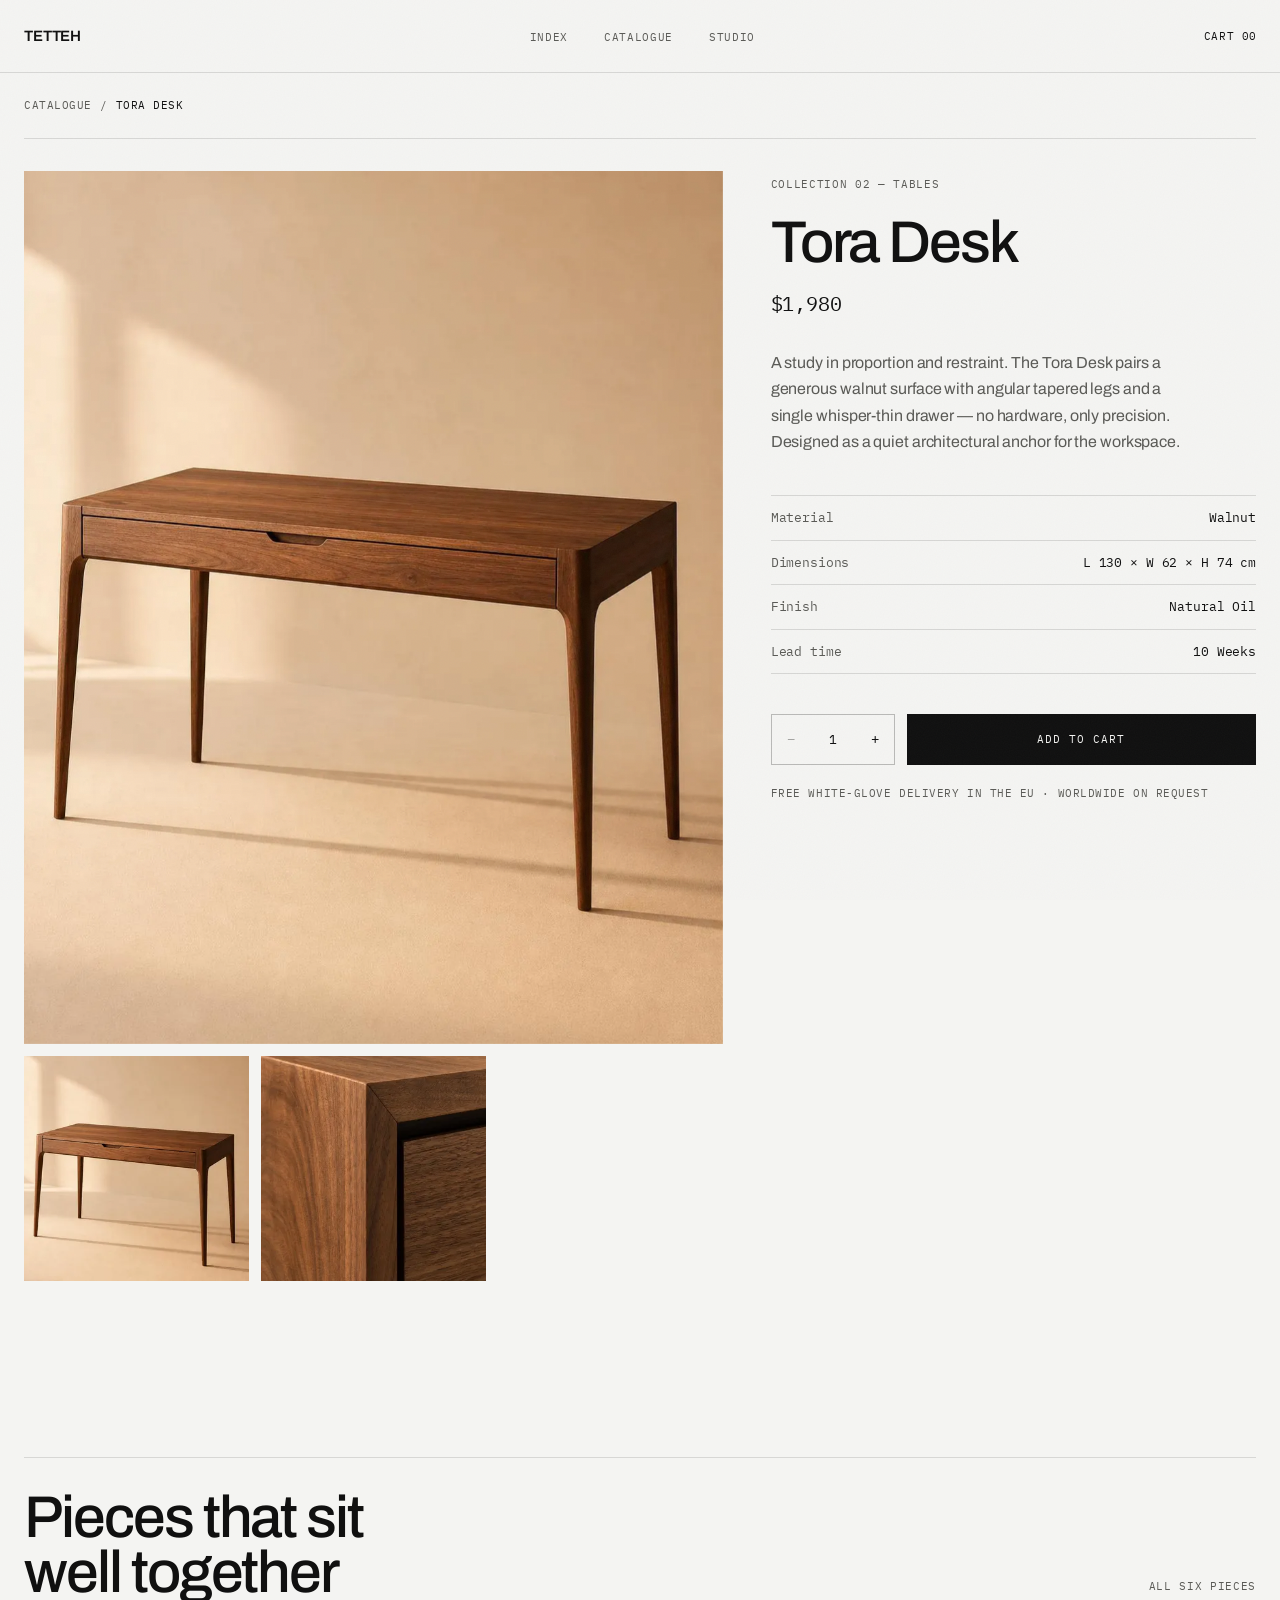
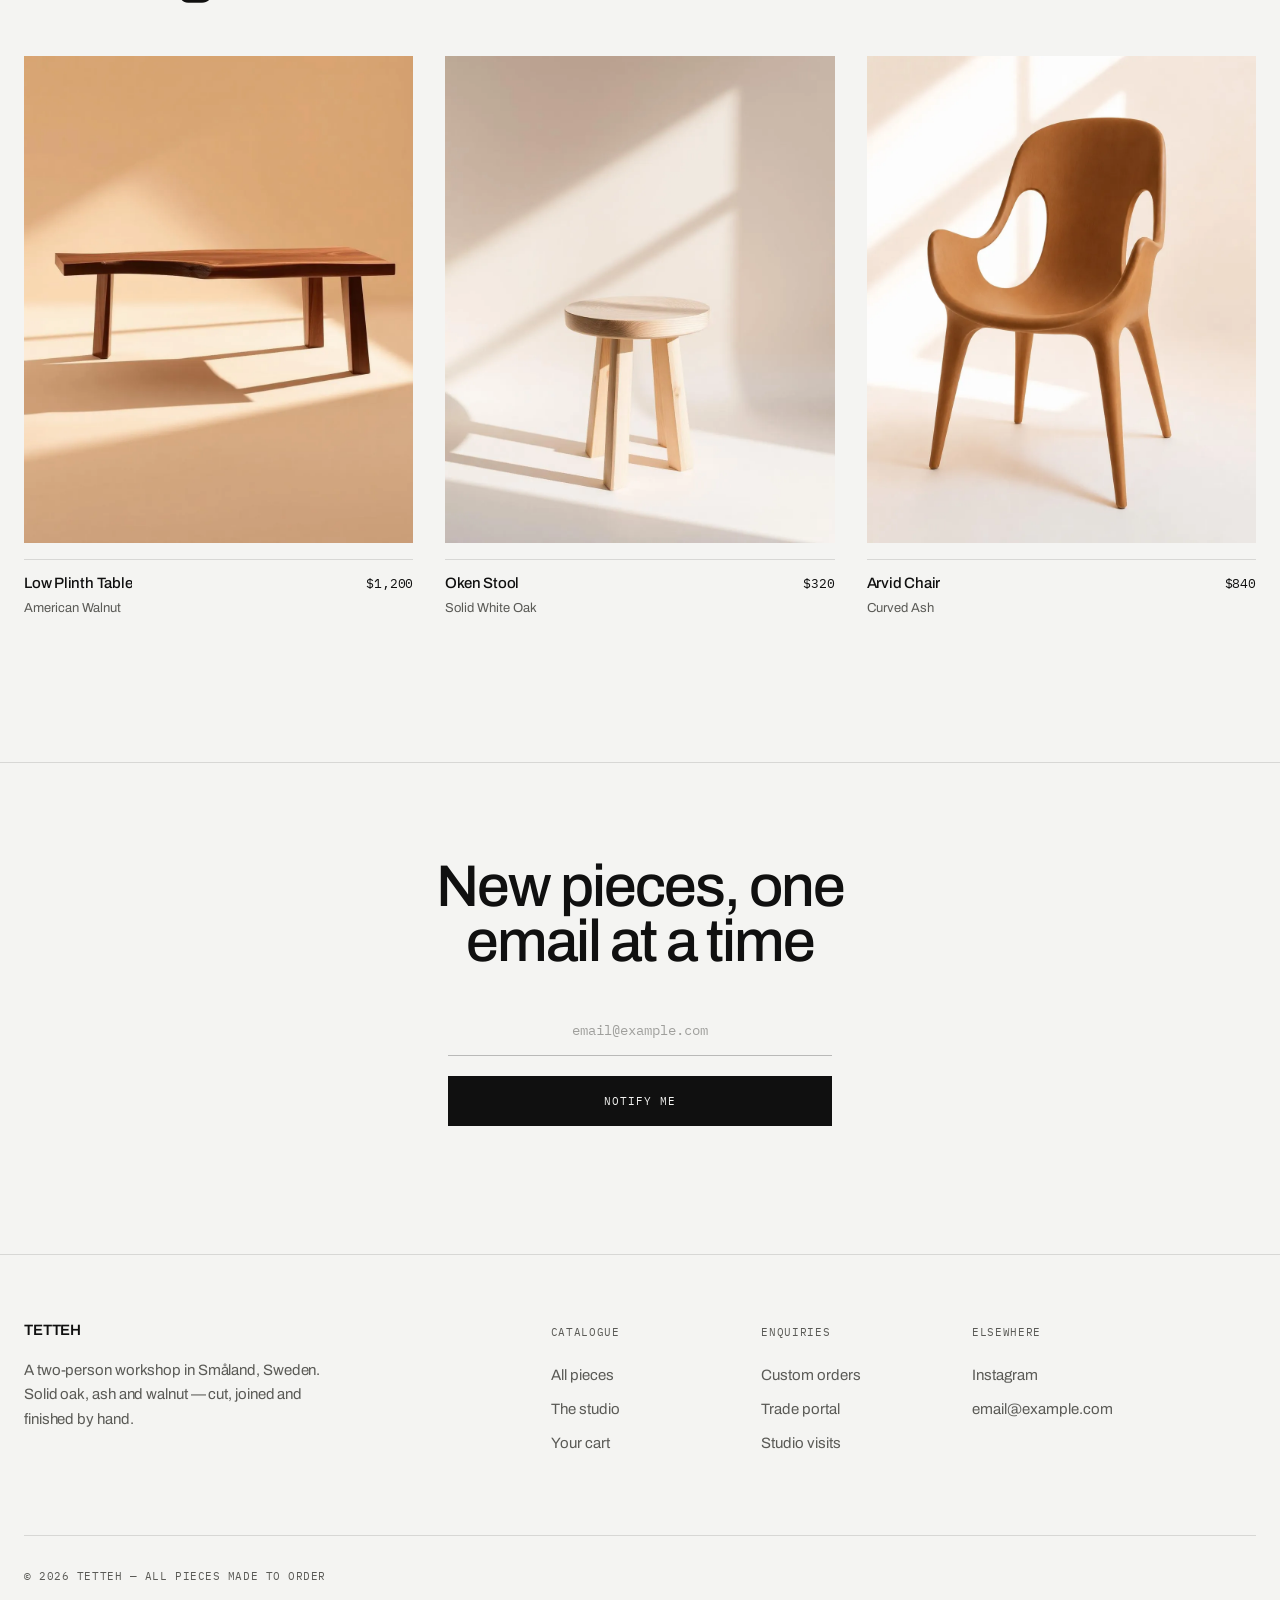
<file: products/tora-desk/index.html>
<!DOCTYPE html>
<html lang="en">
  <head>
    <meta charset="utf-8">
    <meta name="viewport" content="width=device-width, initial-scale=1">
    <title>
      Tora Desk — TETTEH
    </title>
    <meta name="description" content="A study in proportion and restraint. The Tora Desk pairs a generous walnut surface with angular tapered legs and a single whisper-thin drawer — no hardware">
    <meta name="author" content="TETTEH">
    <meta name="theme-color" content="#f4f4f2">
    <link rel="canonical" href="https://atelier-ko-topaz.vercel.app/products/tora-desk/">
    <link rel="icon" type="image/svg+xml" href="../../favicon.svg">
    <link rel="preload" href="../../_astro/archivo-latin-wght-normal.E0tuGl4L.woff2" as="font" type="font/woff2" crossorigin>
    <meta property="og:title" content="Tora Desk — TETTEH">
    <meta property="og:description" content="A study in proportion and restraint. The Tora Desk pairs a generous walnut surface with angular tapered legs and a single whisper-thin drawer — no hardware">
    <meta property="og:site_name" content="TETTEH">
    <meta property="og:type" content="website">
    <meta property="og:url" content="https://atelier-ko-topaz.vercel.app/products/tora-desk/">
    <meta property="og:image" content="https://atelier-ko-topaz.vercel.app/_astro/p-tora-1.BtjGgI1X.jpg">
    <meta property="og:image:width" content="1024">
    <meta property="og:image:height" content="1536">
    <meta name="twitter:card" content="summary_large_image">
    <meta name="twitter:title" content="Tora Desk — TETTEH">
    <meta name="twitter:description" content="A study in proportion and restraint. The Tora Desk pairs a generous walnut surface with angular tapered legs and a single whisper-thin drawer — no hardware">
    <meta name="twitter:image" content="https://atelier-ko-topaz.vercel.app/_astro/p-tora-1.BtjGgI1X.jpg">
    <script>
      // Opt in to scroll motion before first paint, so revealed elements are
      // never briefly visible. Without this flag every [data-reveal] target
      // renders in its final state.
      if (
        window.matchMedia("(prefers-reduced-motion: reduce)").matches === false &&
        "IntersectionObserver" in window
      ) {
        document.documentElement.dataset.motion = "on";
      }
    </script>
    <script>
      (() => {
        const storageKey = "atelier-ko-cart";
      
        function readCart() {
          try {
            return JSON.parse(window.localStorage.getItem(storageKey) || "[]");
          } catch {
            return [];
          }
        }
      
        function writeCart(items) {
          window.localStorage.setItem(storageKey, JSON.stringify(items));
          document.dispatchEvent(new CustomEvent("atelier-cart-change", { detail: items }));
        }
      
        function count(items = readCart()) {
          return items.reduce((total, item) => total + Number(item.quantity || 0), 0);
        }
      
        function updateBadges() {
          const total = count();
          document.querySelectorAll("[data-cart-count]").forEach((node) => {
            node.textContent = String(total).padStart(2, "0");
          });
          document.querySelectorAll("[data-cart-label]").forEach((node) => {
            node.setAttribute("aria-label", `Cart, ${total} ${total === 1 ? "item" : "items"}`);
          });
        }
      
        window.AtelierCart = {
          read: readCart,
          write: writeCart,
          count,
          add(slug, quantity = 1) {
            const items = readCart();
            const existing = items.find((item) => item.slug === slug);
            if (existing) {
              existing.quantity += quantity;
              writeCart(items);
              return;
            }
            writeCart([...items, { slug, quantity }]);
          },
          remove(slug) {
            writeCart(readCart().filter((item) => item.slug !== slug));
          },
          setQuantity(slug, quantity) {
            if (quantity <= 0) {
              this.remove(slug);
              return;
            }
            writeCart(readCart().map((item) => (item.slug === slug ? { ...item, quantity } : item)));
          },
          updateBadges,
        };
      
        if (document.readyState === "loading") {
          document.addEventListener("DOMContentLoaded", updateBadges);
        } else {
          updateBadges();
        }
        window.addEventListener("storage", updateBadges);
        document.addEventListener("atelier-cart-change", updateBadges);
      })();
    </script>
    <link rel="stylesheet" href="../../_astro/BaseLayout.DGcUG68y.css">
    <style>
      .product-card-meta[data-astro-cid-4fhpls6h]{border-top:1px solid var(--line);transition:border-top-color .4s var(--ease-out-quart)}.product-card[data-astro-cid-4fhpls6h]:hover .product-card-meta[data-astro-cid-4fhpls6h],.product-card[data-astro-cid-4fhpls6h]:focus-visible .product-card-meta[data-astro-cid-4fhpls6h]{border-top-color:var(--accent)}
      .gallery-panel[data-astro-cid-cezwlk7t].is-hidden{display:none}@media (prefers-reduced-motion:no-preference){.gallery-panel[data-astro-cid-cezwlk7t]:not(.is-hidden){animation:panel-in .6s var(--ease-out-expo) both}@keyframes panel-in{0%{opacity:0;transform:scale(1.015)}}}.gallery-thumb[data-astro-cid-cezwlk7t]{box-shadow:inset 0 0 0 1px var(--line);transition:box-shadow .26s}.gallery-thumb[data-astro-cid-cezwlk7t]:hover{box-shadow:inset 0 0 0 1px var(--line-strong)}.gallery-thumb[data-astro-cid-cezwlk7t][aria-pressed=true]{box-shadow:inset 0 0 0 2px var(--accent)}
    </style>
  </head>
  <body>
    <a href="#main-content" class="btn btn-primary sr-only focus:not-sr-only focus:fixed focus:left-4 focus:top-4 focus:z-[100]">
      Skip to content
    </a>
    <header class="site-header sticky top-0 z-50" data-astro-cid-fzpbxy5g>
      <nav class="shell flex h-[4.5rem] items-center justify-between gap-6" aria-label="Main" data-astro-cid-fzpbxy5g>
        <a href="../../index.html" class="-m-2 p-2 text-[0.9375rem] font-semibold uppercase tracking-[-0.01em] transition-colors hover:text-accent" aria-label="TETTEH, home" data-astro-cid-fzpbxy5g>
          TETTEH
        </a>
        <ul class="hidden items-center gap-9 md:flex" data-astro-cid-fzpbxy5g>
          <li data-astro-cid-fzpbxy5g>
            <a href="../../index.html" class="nav-link link-mono" data-astro-cid-fzpbxy5g>
              Index
            </a>
          </li>
          <li data-astro-cid-fzpbxy5g>
            <a href="../../catalog/index.html" class="nav-link link-mono" data-astro-cid-fzpbxy5g>
              Catalogue
            </a>
          </li>
          <li data-astro-cid-fzpbxy5g>
            <a href="../../about/index.html" class="nav-link link-mono" data-astro-cid-fzpbxy5g>
              Studio
            </a>
          </li>
        </ul>
        <div class="flex items-center gap-1" data-astro-cid-fzpbxy5g>
          <a href="../../cart/index.html" data-cart-toggle data-cart-label aria-label="Cart, 0 items" aria-expanded="false" aria-controls="cart-drawer-panel" class="link-mono -m-2 inline-flex items-center gap-2 p-2 transition-colors hover:text-accent" data-astro-cid-fzpbxy5g>
            <span class="hidden sm:inline" data-astro-cid-fzpbxy5g>
              Cart
            </span>
            <span class="mono text-[0.6875rem]" data-cart-count data-astro-cid-fzpbxy5g>
              00
            </span>
          </a>
          <button type="button" class="-mr-2 inline-flex size-10 items-center justify-center transition-colors hover:text-accent md:hidden" aria-controls="mobile-menu" aria-expanded="false" data-mobile-menu-open data-astro-cid-fzpbxy5g>
            <span class="sr-only" data-astro-cid-fzpbxy5g>
              Open menu
            </span>
            <span class="flex w-[1.125rem] flex-col gap-[5px]" aria-hidden="true" data-astro-cid-fzpbxy5g>
              <span class="h-px w-full bg-current" data-astro-cid-fzpbxy5g>
              </span>
              <span class="h-px w-full bg-current" data-astro-cid-fzpbxy5g>
              </span>
            </span>
          </button>
        </div>
      </nav>
    </header>
    <div id="mobile-menu" class="fixed inset-0 z-[60] h-dvh bg-canvas md:hidden" role="dialog" aria-modal="true" aria-label="Site menu" data-mobile-menu hidden data-astro-cid-fzpbxy5g>
      <div class="flex h-full flex-col px-[var(--gutter)] pb-8 pt-0" data-astro-cid-fzpbxy5g>
        <div class="flex h-[4.5rem] shrink-0 items-center justify-between" data-astro-cid-fzpbxy5g>
          <span class="text-[0.9375rem] font-semibold uppercase tracking-[-0.01em]" data-astro-cid-fzpbxy5g>
            Menu
          </span>
          <button type="button" class="-mr-2 inline-flex size-10 items-center justify-center transition-colors hover:text-accent" data-mobile-menu-close data-astro-cid-fzpbxy5g>
            <span class="sr-only" data-astro-cid-fzpbxy5g>
              Close menu
            </span>
            <svg width="18" height="18" viewBox="0 0 24 24" fill="none" stroke="currentColor" stroke-width="1.25" aria-hidden="true" data-astro-cid-fzpbxy5g>
              <path d="M5 5l14 14" data-astro-cid-fzpbxy5g>
              </path>
              <path d="M19 5L5 19" data-astro-cid-fzpbxy5g>
              </path>
            </svg>
          </button>
        </div>
        <ul class="mt-6 border-t border-line" data-astro-cid-fzpbxy5g>
          <li class="menu-item border-b border-line" style="--i:0" data-astro-cid-fzpbxy5g>
            <a href="../../index.html" class="flex items-baseline gap-4 py-5 transition-colors hover:text-accent text-muted" data-mobile-menu-link data-astro-cid-fzpbxy5g>
              <span class="mono text-[0.6875rem] text-accent" data-astro-cid-fzpbxy5g>
                01
              </span>
              <span class="type-h3" data-astro-cid-fzpbxy5g>
                Index
              </span>
            </a>
          </li>
          <li class="menu-item border-b border-line" style="--i:1" data-astro-cid-fzpbxy5g>
            <a href="../../catalog/index.html" class="flex items-baseline gap-4 py-5 transition-colors hover:text-accent text-muted" data-mobile-menu-link data-astro-cid-fzpbxy5g>
              <span class="mono text-[0.6875rem] text-accent" data-astro-cid-fzpbxy5g>
                02
              </span>
              <span class="type-h3" data-astro-cid-fzpbxy5g>
                Catalogue
              </span>
            </a>
          </li>
          <li class="menu-item border-b border-line" style="--i:2" data-astro-cid-fzpbxy5g>
            <a href="../../about/index.html" class="flex items-baseline gap-4 py-5 transition-colors hover:text-accent text-muted" data-mobile-menu-link data-astro-cid-fzpbxy5g>
              <span class="mono text-[0.6875rem] text-accent" data-astro-cid-fzpbxy5g>
                03
              </span>
              <span class="type-h3" data-astro-cid-fzpbxy5g>
                Studio
              </span>
            </a>
          </li>
          <li class="menu-item border-b border-line" style="--i:3" data-astro-cid-fzpbxy5g>
            <a href="../../cart/index.html" data-cart-label aria-label="Cart, 0 items" class="flex items-baseline gap-4 py-5 text-muted transition-colors hover:text-accent" data-mobile-menu-link data-astro-cid-fzpbxy5g>
              <span class="mono text-[0.6875rem] text-accent" data-astro-cid-fzpbxy5g>
                04
              </span>
              <span class="type-h3" data-astro-cid-fzpbxy5g>
                Cart
              </span>
              <span class="mono ml-auto self-center text-[0.6875rem]" data-cart-count data-astro-cid-fzpbxy5g>
                00
              </span>
            </a>
          </li>
        </ul>
        <a href="../../products/oken-stool/index.html" class="menu-item group mt-auto block pt-8" style="--i:4" data-mobile-menu-link data-astro-cid-fzpbxy5g>
          <div class="overflow-hidden bg-surface" data-astro-cid-fzpbxy5g>
            <img src="../../_astro/p-oken-1.B6o-BlcA_Z7g310.webp" alt="Oken Stool — Solid White Oak" loading="lazy" data-astro-cid-fzpbxy5g="true" decoding="async" width="900" height="560" class="aspect-[16/10] max-h-[28dvh] w-full object-cover transition-transform duration-[900ms] ease-out group-hover:scale-[1.04]">
          </div>
          <div class="mt-3 flex items-baseline justify-between gap-4" data-astro-cid-fzpbxy5g>
            <p class="label" data-astro-cid-fzpbxy5g>
              In the workshop — Oken Stool
            </p>
            <p class="mono text-[0.6875rem]" data-astro-cid-fzpbxy5g>
              $320
            </p>
          </div>
        </a>
      </div>
    </div>
    <div class="cart-drawer" data-cart-drawer hidden>
      <div class="cart-backdrop" data-cart-backdrop>
      </div>
      <!-- A plain div, not <aside>: role="dialog" is not permitted on an element
       whose implicit role is already complementary. -->
      <div id="cart-drawer-panel" class="cart-panel" role="dialog" aria-modal="true" aria-labelledby="cart-drawer-heading" data-cart-panel>
        <div class="cart-panel-head">
          <h2 id="cart-drawer-heading" class="text-[0.9375rem] font-semibold uppercase tracking-[-0.01em]">
            Cart
            <span class="mono text-[0.6875rem] font-normal text-muted" data-cart-count>
              00
            </span>
          </h2>
          <button type="button" class="-mr-2 inline-flex size-10 items-center justify-center transition-colors hover:text-accent" data-cart-close>
            <span class="sr-only">
              Close cart
            </span>
            <svg width="18" height="18" viewBox="0 0 24 24" fill="none" stroke="currentColor" stroke-width="1.25" aria-hidden="true">
              <path d="M5 5l14 14">
              </path>
              <path d="M19 5L5 19">
              </path>
            </svg>
          </button>
        </div>
        <div class="cart-panel-body">
          <ul data-cart-lines>
          </ul>
          <div class="py-14 text-center" data-cart-drawer-empty>
            <p class="type-body text-[0.9375rem]">
              Nothing selected yet.
            </p>
            <a href="../../catalog/index.html" class="btn btn-outline mt-6 w-full" data-cart-close>
              Browse the catalogue
            </a>
          </div>
        </div>
        <div class="cart-panel-foot" data-cart-drawer-foot hidden>
          <div class="flex items-baseline justify-between gap-4">
            <span class="label">
              Subtotal
            </span>
            <span class="mono text-lg" data-cart-drawer-subtotal>
              $0
            </span>
          </div>
          <p class="mono mt-2 text-[0.625rem] uppercase tracking-[0.05em] text-muted">
            Delivery calculated at checkout
          </p>
          <a href="../../cart/index.html" class="btn btn-primary mt-5 w-full">
            Checkout
          </a>
          <button type="button" class="link link-mono mx-auto mt-4 block text-muted" data-cart-close>
            Continue browsing
          </button>
        </div>
      </div>
    </div>
    <script type="application/json" id="cart-drawer-data">
      {"locale":"en-US","currency":"USD","shippingFlatRate":120,"products":[{"slug":"oken-stool","name":"Oken Stool","price":320,"meta":"Oak · Matte Hard-Wax Oil","href":"../../products/oken-stool/index.html","image":"../../_astro/p-oken-1.B6o-BlcA_Z2vvedI.webp"},{"slug":"arvid-chair","name":"Arvid Chair","price":840,"meta":"Ash · Soap-Treated","href":"../../products/arvid-chair/index.html","image":"../../_astro/p-arvid-3.BmDp2nLv_ZiQbKr.webp"},{"slug":"low-plinth-table","name":"Low Plinth Table","price":1200,"meta":"Walnut · Natural Oil","href":"../../products/low-plinth-table/index.html","image":"../../_astro/p-plinth-1.n3qgCCmL_7YBnu.webp"},{"slug":"monolith-bench","name":"Monolith Bench","price":1480,"meta":"Oak · Raw / Unfinished","href":"../../products/monolith-bench/index.html","image":"../../_astro/p-monolith-1.DKv_fRzK_Z18gs7n.webp"},{"slug":"halla-shelf","name":"Halla Shelf","price":460,"meta":"Oak · Matte Hard-Wax Oil","href":"../../products/halla-shelf/index.html","image":"../../_astro/p-halla-1.jzRdYSz3_Z1UALip.webp"},{"slug":"tora-desk","name":"Tora Desk","price":1980,"meta":"Walnut · Natural Oil","href":"../../products/tora-desk/index.html","image":"../../_astro/p-tora-1.BtjGgI1X_ZclW1w.webp"}]}
    </script>
    <script>
      (() => {
        const drawer = document.querySelector("[data-cart-drawer]");
        if (!drawer) return;
      
        const data = JSON.parse(document.getElementById("cart-drawer-data").textContent);
        const bySlug = new Map(data.products.map((product) => [product.slug, product]));
        const money = (value) =>
          new Intl.NumberFormat(data.locale, {
            style: "currency",
            currency: data.currency,
            maximumFractionDigits: 0,
          }).format(value);
      
        const list = drawer.querySelector("[data-cart-lines]");
        const empty = drawer.querySelector("[data-cart-drawer-empty]");
        const foot = drawer.querySelector("[data-cart-drawer-foot]");
        const subtotal = drawer.querySelector("[data-cart-drawer-subtotal]");
      
        function render() {
          const rows = window.AtelierCart.read()
            .map((item) => ({ item, product: bySlug.get(item.slug) }))
            .filter((row) => row.product);
      
          empty.hidden = rows.length > 0;
          foot.hidden = rows.length === 0;
          subtotal.textContent = money(
            rows.reduce((total, row) => total + row.product.price * row.item.quantity, 0),
          );
      
          list.replaceChildren();
      
          for (const { item, product } of rows) {
            const line = document.createElement("li");
            line.className = "cart-line";
            line.innerHTML = `
              <a class="block" tabindex="-1" aria-hidden="true"><img alt="" width="72" height="72" loading="lazy" /></a>
              <div class="flex min-w-0 flex-col gap-3">
                <div class="flex justify-between gap-3">
                  <div class="min-w-0">
                    <a class="link block truncate text-[0.9375rem] font-medium" data-line-name></a>
                    <p class="mono mt-1 truncate text-[0.625rem] uppercase tracking-[0.05em] text-muted" data-line-meta></p>
                  </div>
                  <span class="mono shrink-0 text-[0.8125rem]" data-line-price></span>
                </div>
                <div class="flex items-center justify-between gap-3">
                  <div class="qty qty-sm">
                    <button type="button" data-line-decrease>&minus;</button>
                    <output data-line-quantity></output>
                    <button type="button" data-line-increase>+</button>
                  </div>
                  <button type="button" class="link link-mono text-muted" data-line-remove>Remove</button>
                </div>
              </div>`;
      
            const image = line.querySelector("img");
            image.src = product.image;
            line.querySelector("a").href = product.href;
      
            const name = line.querySelector("[data-line-name]");
            name.textContent = product.name;
            name.href = product.href;
      
            line.querySelector("[data-line-meta]").textContent = product.meta;
            line.querySelector("[data-line-price]").textContent = money(product.price * item.quantity);
            line.querySelector("[data-line-quantity]").textContent = String(item.quantity);
      
            const decrease = line.querySelector("[data-line-decrease]");
            decrease.setAttribute("aria-label", `Decrease ${product.name} quantity`);
            decrease.addEventListener("click", () =>
              window.AtelierCart.setQuantity(item.slug, item.quantity - 1),
            );
      
            const increase = line.querySelector("[data-line-increase]");
            increase.setAttribute("aria-label", `Increase ${product.name} quantity`);
            increase.addEventListener("click", () =>
              window.AtelierCart.setQuantity(item.slug, item.quantity + 1),
            );
      
            const remove = line.querySelector("[data-line-remove]");
            remove.setAttribute("aria-label", `Remove ${product.name} from cart`);
            remove.addEventListener("click", () => window.AtelierCart.remove(item.slug));
      
            list.appendChild(line);
          }
        }
      
        document.addEventListener("atelier-cart-change", render);
        render();
      })();
    </script>
    <script>
      (() => {
        const menu = document.querySelector("[data-mobile-menu]");
        const openButton = document.querySelector("[data-mobile-menu-open]");
        const closeButton = document.querySelector("[data-mobile-menu-close]");
      
        if (!menu || !openButton || !closeButton) return;
      
        const focusableSelector = "a[href],button:not([disabled]),input:not([disabled]),[tabindex]:not([tabindex='-1'])";
        let lastFocused = null;
      
        function getFocusable() {
          return Array.from(menu.querySelectorAll(focusableSelector)).filter((node) => node.offsetParent !== null);
        }
      
        function openMenu() {
          lastFocused = document.activeElement;
          menu.hidden = false;
          openButton.setAttribute("aria-expanded", "true");
          document.documentElement.style.overflow = "hidden";
          closeButton.focus({ preventScroll: true });
        }
      
        function closeMenu({ restoreFocus = true } = {}) {
          menu.hidden = true;
          openButton.setAttribute("aria-expanded", "false");
          document.documentElement.style.overflow = "";
          if (restoreFocus && lastFocused) lastFocused.focus({ preventScroll: true });
        }
      
        openButton.addEventListener("click", openMenu);
        closeButton.addEventListener("click", () => closeMenu());
      
        menu.querySelectorAll("[data-mobile-menu-link]").forEach((link) => {
          link.addEventListener("click", () => closeMenu({ restoreFocus: false }));
        });
      
        document.addEventListener("keydown", (event) => {
          if (menu.hidden) return;
      
          if (event.key === "Escape") {
            event.preventDefault();
            closeMenu();
            return;
          }
      
          if (event.key !== "Tab") return;
      
          const focusable = getFocusable();
          const first = focusable[0];
          const last = focusable[focusable.length - 1];
          if (!first || !last) return;
      
          if (event.shiftKey && document.activeElement === first) {
            event.preventDefault();
            last.focus();
          } else if (!event.shiftKey && document.activeElement === last) {
            event.preventDefault();
            first.focus();
          }
        });
      
        window.addEventListener("resize", () => {
          if (!menu.hidden && window.matchMedia("(min-width: 768px)").matches) {
            closeMenu({ restoreFocus: false });
          }
        });
      })();
    </script>
    <main id="main-content" class="shell" data-astro-cid-cezwlk7t>
      <nav class="mono flex gap-2 py-6 text-[0.6875rem] uppercase tracking-[0.05em] text-muted" aria-label="Breadcrumb" data-astro-cid-cezwlk7t>
        <a href="../../catalog/index.html" class="link" data-astro-cid-cezwlk7t>
          Catalogue
        </a>
        <span aria-hidden="true" data-astro-cid-cezwlk7t>
          /
        </span>
        <span class="text-ink" aria-current="page" data-astro-cid-cezwlk7t>
          Tora Desk
        </span>
      </nav>
      <div class="grid items-start gap-x-12 gap-y-10 border-t border-line pt-8 lg:grid-cols-12" data-astro-cid-cezwlk7t>
        <section class="lg:col-span-7" aria-label="Tora Desk images" data-product-gallery data-astro-cid-cezwlk7t>
          <div class="relative overflow-hidden bg-surface" data-astro-cid-cezwlk7t>
            <div class="gallery-panel" data-gallery-panel="0" data-astro-cid-cezwlk7t>
              <img src="../../_astro/p-tora-1.BtjGgI1X_Z2t0L5v.webp" alt="Tora Desk — view 1 of 2" loading="eager" decoding="sync" data-astro-cid-cezwlk7t="true" width="1440" height="1800" class="aspect-[4/5] w-full object-cover">
            </div>
            <div class="gallery-panel is-hidden" data-gallery-panel="1" data-astro-cid-cezwlk7t>
              <img src="../../_astro/p-tora-2.BgKyCG0-_ZTbEkf.webp" alt="Tora Desk — view 2 of 2" loading="lazy" decoding="async" data-astro-cid-cezwlk7t="true" width="1440" height="1800" class="aspect-[4/5] w-full object-cover">
            </div>
          </div>
          <div class="mt-3 grid grid-cols-3 gap-3" role="group" aria-label="Choose an image" data-astro-cid-cezwlk7t>
            <button type="button" class="gallery-thumb overflow-hidden bg-surface" data-gallery-thumb="0" aria-label="Show view 1" aria-pressed="true" data-astro-cid-cezwlk7t>
              <img src="../../_astro/p-tora-1.BtjGgI1X_fP4aq.webp" alt loading="lazy" data-astro-cid-cezwlk7t="true" decoding="async" width="360" height="360" class="aspect-square w-full object-cover">
            </button>
            <button type="button" class="gallery-thumb overflow-hidden bg-surface" data-gallery-thumb="1" aria-label="Show view 2" aria-pressed="false" data-astro-cid-cezwlk7t>
              <img src="../../_astro/p-tora-2.BgKyCG0-_Z1O9sOl.webp" alt loading="lazy" data-astro-cid-cezwlk7t="true" decoding="async" width="360" height="360" class="aspect-square w-full object-cover">
            </button>
          </div>
        </section>
        <div class="lg:sticky lg:top-28 lg:col-span-5" data-astro-cid-cezwlk7t>
          <p class="label" data-astro-cid-cezwlk7t>
            Collection 02 — Tables
          </p>
          <h1 class="type-h2 mt-5" data-astro-cid-cezwlk7t>
            Tora Desk
          </h1>
          <p class="mono mt-5 text-xl" data-astro-cid-cezwlk7t>
            $1,980
          </p>
          <p class="type-body mt-8 max-w-[46ch]" data-astro-cid-cezwlk7t>
            A study in proportion and restraint. The Tora Desk pairs a generous walnut surface with angular tapered legs and a single whisper-thin drawer — no hardware, only precision. Designed as a quiet architectural anchor for the workspace.
          </p>
          <dl class="mono mt-10 border-t border-line text-[0.8125rem]" data-astro-cid-cezwlk7t>
            <div class="flex justify-between gap-6 border-b border-line py-3" data-astro-cid-cezwlk7t>
              <dt class="text-muted" data-astro-cid-cezwlk7t>
                Material
              </dt>
              <dd class="text-right" data-astro-cid-cezwlk7t>
                Walnut
              </dd>
            </div>
            <div class="flex justify-between gap-6 border-b border-line py-3" data-astro-cid-cezwlk7t>
              <dt class="text-muted" data-astro-cid-cezwlk7t>
                Dimensions
              </dt>
              <dd class="text-right" data-astro-cid-cezwlk7t>
                L 130 × W 62 × H 74 cm
              </dd>
            </div>
            <div class="flex justify-between gap-6 border-b border-line py-3" data-astro-cid-cezwlk7t>
              <dt class="text-muted" data-astro-cid-cezwlk7t>
                Finish
              </dt>
              <dd class="text-right" data-astro-cid-cezwlk7t>
                Natural Oil
              </dd>
            </div>
            <div class="flex justify-between gap-6 border-b border-line py-3" data-astro-cid-cezwlk7t>
              <dt class="text-muted" data-astro-cid-cezwlk7t>
                Lead time
              </dt>
              <dd class="text-right" data-astro-cid-cezwlk7t>
                10 Weeks
              </dd>
            </div>
          </dl>
          <div class="mt-10 flex flex-wrap items-stretch gap-3" data-astro-cid-cezwlk7t>
            <div class="qty" data-quantity data-astro-cid-cezwlk7t>
              <button type="button" data-quantity-decrease aria-label="Decrease quantity" disabled data-astro-cid-cezwlk7t>
                −
              </button>
              <output data-quantity-value aria-live="polite" aria-label="Quantity" data-astro-cid-cezwlk7t>
                1
              </output>
              <button type="button" data-quantity-increase aria-label="Increase quantity" data-astro-cid-cezwlk7t>
                +
              </button>
            </div>
            <button type="button" class="btn btn-primary flex-1" data-add-to-cart="tora-desk" data-add-quantity="1" data-astro-cid-cezwlk7t>
              Add to cart
            </button>
          </div>
          <p class="mono mt-5 text-[0.6875rem] uppercase leading-relaxed tracking-[0.05em] text-muted" data-astro-cid-cezwlk7t>
            Free white-glove delivery in the EU · worldwide on request
          </p>
        </div>
      </div>
      <section class="mt-32 md:mt-44" data-astro-cid-cezwlk7t>
        <div class="flex flex-wrap items-end justify-between gap-x-8 gap-y-4 border-t border-line pt-8" data-reveal data-astro-cid-cezwlk7t>
          <h2 class="type-h2 max-w-[16ch]" data-astro-cid-cezwlk7t>
            Pieces that sit well together
          </h2>
          <a href="../../catalog/index.html" class="link link-mono pb-1.5 text-muted" data-astro-cid-cezwlk7t>
            All six pieces
          </a>
        </div>
        <div class="mt-12 grid gap-x-8 gap-y-14 md:mt-14 md:grid-cols-3" data-astro-cid-cezwlk7t>
          <a href="../../products/low-plinth-table/index.html" class="product-card group block" data-product-card data-reveal data-astro-cid-4fhpls6h>
            <div class="overflow-hidden bg-surface" data-astro-cid-4fhpls6h>
              <img src="../../_astro/p-plinth-1.n3qgCCmL_Z1TjVkr.webp" alt="Low Plinth Table — American Walnut" loading="lazy" decoding="async" data-astro-cid-4fhpls6h="true" width="1024" height="1280" class="aspect-[4/5] w-full object-cover transition-transform duration-[1100ms] ease-out group-hover:scale-[1.04]">
            </div>
            <div class="product-card-meta mt-4 flex items-baseline justify-between gap-4 pt-3" data-astro-cid-4fhpls6h>
              <div class="flex min-w-0 items-baseline gap-3" data-astro-cid-4fhpls6h>
                <div class="min-w-0" data-astro-cid-4fhpls6h>
                  <h3 class="truncate text-[0.9375rem] font-medium tracking-[-0.015em]" data-astro-cid-4fhpls6h="true">
                    Low Plinth Table
                  </h3>
                  <p class="mt-1 truncate text-[0.8125rem] text-muted" data-astro-cid-4fhpls6h>
                    American Walnut
                  </p>
                </div>
              </div>
              <span class="mono shrink-0 text-[0.8125rem]" data-astro-cid-4fhpls6h>
                $1,200
              </span>
            </div>
          </a>
          <a href="../../products/oken-stool/index.html" class="product-card group block" data-product-card data-reveal style="--reveal-delay:110ms" data-astro-cid-4fhpls6h>
            <div class="overflow-hidden bg-surface" data-astro-cid-4fhpls6h>
              <img src="../../_astro/p-oken-1.B6o-BlcA_2rHKa1.webp" alt="Oken Stool — Solid White Oak" loading="lazy" decoding="async" data-astro-cid-4fhpls6h="true" width="1024" height="1280" class="aspect-[4/5] w-full object-cover transition-transform duration-[1100ms] ease-out group-hover:scale-[1.04]">
            </div>
            <div class="product-card-meta mt-4 flex items-baseline justify-between gap-4 pt-3" data-astro-cid-4fhpls6h>
              <div class="flex min-w-0 items-baseline gap-3" data-astro-cid-4fhpls6h>
                <div class="min-w-0" data-astro-cid-4fhpls6h>
                  <h3 class="truncate text-[0.9375rem] font-medium tracking-[-0.015em]" data-astro-cid-4fhpls6h="true">
                    Oken Stool
                  </h3>
                  <p class="mt-1 truncate text-[0.8125rem] text-muted" data-astro-cid-4fhpls6h>
                    Solid White Oak
                  </p>
                </div>
              </div>
              <span class="mono shrink-0 text-[0.8125rem]" data-astro-cid-4fhpls6h>
                $320
              </span>
            </div>
          </a>
          <a href="../../products/arvid-chair/index.html" class="product-card group block" data-product-card data-reveal style="--reveal-delay:220ms" data-astro-cid-4fhpls6h>
            <div class="overflow-hidden bg-surface" data-astro-cid-4fhpls6h>
              <img src="../../_astro/p-arvid-3.BmDp2nLv_Z16aklk.webp" alt="Arvid Chair — Curved Ash" loading="lazy" decoding="async" data-astro-cid-4fhpls6h="true" width="1024" height="1280" class="aspect-[4/5] w-full object-cover transition-transform duration-[1100ms] ease-out group-hover:scale-[1.04]">
            </div>
            <div class="product-card-meta mt-4 flex items-baseline justify-between gap-4 pt-3" data-astro-cid-4fhpls6h>
              <div class="flex min-w-0 items-baseline gap-3" data-astro-cid-4fhpls6h>
                <div class="min-w-0" data-astro-cid-4fhpls6h>
                  <h3 class="truncate text-[0.9375rem] font-medium tracking-[-0.015em]" data-astro-cid-4fhpls6h="true">
                    Arvid Chair
                  </h3>
                  <p class="mt-1 truncate text-[0.8125rem] text-muted" data-astro-cid-4fhpls6h>
                    Curved Ash
                  </p>
                </div>
              </div>
              <span class="mono shrink-0 text-[0.8125rem]" data-astro-cid-4fhpls6h>
                $840
              </span>
            </div>
          </a>
        </div>
      </section>
    </main>
    <script type="application/ld+json">
      {"@context":"https://schema.org","@type":"Product","name":"Tora Desk","description":"A study in proportion and restraint. The Tora Desk pairs a generous walnut surface with angular tapered legs and a single whisper-thin drawer — no hardware, only precision. Designed as a quiet architectural anchor for the workspace.","image":["https://atelier-ko-topaz.vercel.app/_astro/p-tora-1.BtjGgI1X.jpg","https://atelier-ko-topaz.vercel.app/_astro/p-tora-2.BgKyCG0-.jpg"],"brand":{"@type":"Brand","name":"TETTEH"},"material":"Walnut","url":"https://atelier-ko-topaz.vercel.app/products/tora-desk","offers":{"@type":"Offer","priceCurrency":"USD","price":1980,"availability":"https://schema.org/PreOrder","url":"https://atelier-ko-topaz.vercel.app/products/tora-desk"}}
    </script>
    <script type="application/ld+json">
      {"@context":"https://schema.org","@type":"BreadcrumbList","itemListElement":[{"@type":"ListItem","position":1,"name":"Catalogue","item":"https://atelier-ko-topaz.vercel.app/catalog"},{"@type":"ListItem","position":2,"name":"Tora Desk","item":"https://atelier-ko-topaz.vercel.app/products/tora-desk"}]}
    </script>
    <script>
      (() => {
        const gallery = document.querySelector("[data-product-gallery]");
        if (gallery) {
          const panels = Array.from(gallery.querySelectorAll("[data-gallery-panel]"));
          const thumbs = Array.from(gallery.querySelectorAll("[data-gallery-thumb]"));
      
          thumbs.forEach((thumb) => {
            thumb.addEventListener("click", () => {
              const active = thumb.dataset.galleryThumb;
              panels.forEach((panel) => panel.classList.toggle("is-hidden", panel.dataset.galleryPanel !== active));
              thumbs.forEach((button) => {
                button.setAttribute("aria-pressed", String(button === thumb));
              });
            });
          });
        }
      
        // Quantity stepper. The chosen value rides on the add-to-cart button as
        // `data-add-quantity`; the delegated handler in BaseLayout reads it, adds
        // the line and opens the drawer, so there is no add logic on this page.
        const stepper = document.querySelector("[data-quantity]");
        const addButton = document.querySelector("[data-add-to-cart]");
        if (!stepper || !addButton) return;
      
        const output = stepper.querySelector("[data-quantity-value]");
        const decrease = stepper.querySelector("[data-quantity-decrease]");
        const increase = stepper.querySelector("[data-quantity-increase]");
        const MAX = 99;
        let quantity = 1;
      
        function setQuantity(next) {
          quantity = Math.min(MAX, Math.max(1, next));
          output.textContent = String(quantity);
          addButton.dataset.addQuantity = String(quantity);
          decrease.disabled = quantity === 1;
          increase.disabled = quantity === MAX;
        }
      
        decrease.addEventListener("click", () => setQuantity(quantity - 1));
        increase.addEventListener("click", () => setQuantity(quantity + 1));
        document.addEventListener("atelier-cart-change", () => setQuantity(1));
      })();
    </script>
    <footer id="studio" class="mt-24 border-t border-line md:mt-36">
      <section class="shell border-b border-line py-16 md:py-24" aria-labelledby="newsletter-heading">
        <div class="mx-auto max-w-[34rem] text-center" data-reveal>
          <h2 id="newsletter-heading" class="type-h2">
            New pieces, one email at a time
          </h2>
          <form class="mx-auto mt-9 max-w-[24rem]" data-newsletter-form novalidate>
            <label class="sr-only" for="newsletter-email">
              Email address
            </label>
            <div class="newsletter-field">
              <input id="newsletter-email" name="email" type="email" required autocomplete="email" placeholder="email@example.com">
            </div>
            <button type="submit" class="btn btn-primary mt-5 w-full" data-newsletter-button>
              Notify me
            </button>
            <p class="mono mt-4 min-h-[1rem] text-[0.6875rem] text-accent" data-newsletter-status role="status">
            </p>
          </form>
        </div>
      </section>
      <div class="shell pt-16">
        <div class="grid gap-12 md:grid-cols-12 md:gap-8">
          <div class="md:col-span-5">
            <p class="text-[0.9375rem] font-semibold uppercase tracking-[-0.01em]">
              TETTEH
            </p>
            <p class="type-body mt-4 max-w-[34ch] text-[0.9375rem]">
              A two-person workshop in Småland, Sweden. Solid oak, ash and walnut — cut, joined and finished by hand.
            </p>
          </div>
          <nav class="md:col-span-2 md:last:col-span-3" aria-label="Catalogue">
            <h2 class="label">
              Catalogue
            </h2>
            <ul class="mt-5 space-y-2.5">
              <li>
                <a href="../../catalog/index.html" class="link text-[0.9375rem] text-muted">
                  All pieces
                </a>
              </li>
              <li>
                <a href="../../about/index.html" class="link text-[0.9375rem] text-muted">
                  The studio
                </a>
              </li>
              <li>
                <a href="../../cart/index.html" class="link text-[0.9375rem] text-muted">
                  Your cart
                </a>
              </li>
            </ul>
          </nav>
          <nav class="md:col-span-2 md:last:col-span-3" aria-label="Enquiries">
            <h2 class="label">
              Enquiries
            </h2>
            <ul class="mt-5 space-y-2.5">
              <li>
                <a href="../../about/index.html" class="link text-[0.9375rem] text-muted">
                  Custom orders
                </a>
              </li>
              <li>
                <a href="../../about/index.html" class="link text-[0.9375rem] text-muted">
                  Trade portal
                </a>
              </li>
              <li>
                <a href="../../about/index.html" class="link text-[0.9375rem] text-muted">
                  Studio visits
                </a>
              </li>
            </ul>
          </nav>
          <nav class="md:col-span-2 md:last:col-span-3" aria-label="Elsewhere">
            <h2 class="label">
              Elsewhere
            </h2>
            <ul class="mt-5 space-y-2.5">
              <li>
                <a href="https://www.instagram.com/" class="link text-[0.9375rem] text-muted">
                  Instagram
                </a>
              </li>
              <li>
                <a href="mailto:email@example.com" class="link text-[0.9375rem] text-muted">
                  email@example.com
                </a>
              </li>
            </ul>
          </nav>
        </div>
        <div class="mt-20 border-t border-line py-8">
          <p class="mono text-[0.6875rem] uppercase tracking-[0.05em] text-muted">
            © 2026 TETTEH — all pieces made to order
          </p>
        </div>
      </div>
    </footer>
    <script>
      (() => {
        const form = document.querySelector("[data-newsletter-form]");
        if (!form) return;
      
        const button = form.querySelector("[data-newsletter-button]");
        const status = form.querySelector("[data-newsletter-status]");
      
        form.addEventListener("submit", (event) => {
          event.preventDefault();
      
          if (!form.checkValidity()) {
            status.textContent = "Please enter a valid email address.";
            form.reportValidity();
            return;
          }
      
          button.disabled = true;
          button.textContent = "Saving";
          window.setTimeout(() => {
            form.reset();
            button.disabled = false;
            button.textContent = "Notify me";
            status.textContent = "You're on the list. We'll be in touch.";
          }, 450);
        });
      })();
    </script>
    <script>
      // Cart drawer. The panel lives once in the header, so open/close is
      // delegated from the document. Any element with `data-cart-toggle` opens
      // it and any `data-cart-close` closes it, which means pages never wire up
      // their own handlers. Without JavaScript the header cart stays an
      // ordinary link to /cart and this never runs.
      (() => {
        const drawer = document.querySelector("[data-cart-drawer]");
        if (!drawer) return;
      
        const panel = drawer.querySelector("[data-cart-panel]");
        const focusableSelector =
          "a[href],button:not([disabled]),input:not([disabled]),[tabindex]:not([tabindex='-1'])";
        let lastFocused = null;
      
        function setOpen(open) {
          drawer.hidden = !open;
          document.documentElement.style.overflow = open ? "hidden" : "";
          document.querySelectorAll("[data-cart-toggle]").forEach((toggle) => {
            toggle.setAttribute("aria-expanded", String(open));
          });
      
          if (open) {
            lastFocused = document.activeElement;
            panel.querySelector("[data-cart-close]")?.focus({ preventScroll: true });
          } else if (lastFocused) {
            lastFocused.focus({ preventScroll: true });
          }
        }
      
        window.AtelierCart.openDrawer = () => setOpen(true);
      
        document.addEventListener("click", (event) => {
          const target = event.target instanceof Element ? event.target : null;
          if (!target) return;
      
          if (target.closest("[data-cart-toggle]")) {
            event.preventDefault();
            setOpen(drawer.hidden);
          } else if (target.closest("[data-cart-close]") || target.matches("[data-cart-backdrop]")) {
            setOpen(false);
          }
        });
      
        // Any control with `data-add-to-cart` adds its product and opens the
        // panel, so the drawer is the confirmation rather than a label swap.
        document.addEventListener("click", (event) => {
          const button = event.target instanceof Element && event.target.closest("[data-add-to-cart]");
          if (!button) return;
      
          const quantity = Number(button.dataset.addQuantity || 1);
          window.AtelierCart.add(button.dataset.addToCart, Math.max(1, quantity));
          setOpen(true);
        });
      
        document.addEventListener("keydown", (event) => {
          if (drawer.hidden) return;
      
          if (event.key === "Escape") {
            event.preventDefault();
            setOpen(false);
            return;
          }
      
          if (event.key !== "Tab") return;
      
          const focusable = Array.from(panel.querySelectorAll(focusableSelector)).filter(
            (node) => node.offsetParent !== null,
          );
          const first = focusable[0];
          const last = focusable[focusable.length - 1];
          if (!first || !last) return;
      
          if (event.shiftKey && document.activeElement === first) {
            event.preventDefault();
            last.focus();
          } else if (!event.shiftKey && document.activeElement === last) {
            event.preventDefault();
            first.focus();
          }
        });
      })();
    </script>
    <script>
      // Scroll reveals. Each target unobserves itself after firing once, so the
      // observer costs nothing after the first pass down the page.
      (() => {
        if (document.documentElement.dataset.motion !== "on") return;
      
        const observer = new IntersectionObserver(
          (entries) => {
            for (const entry of entries) {
              if (!entry.isIntersecting) continue;
              entry.target.classList.add("is-in");
              observer.unobserve(entry.target);
            }
          },
          { rootMargin: "0px 0px -8% 0px", threshold: 0 },
        );
      
        const observeAll = () => {
          document.querySelectorAll("[data-reveal]:not(.is-in)").forEach((node) => observer.observe(node));
        };
      
        if (document.readyState === "loading") {
          document.addEventListener("DOMContentLoaded", observeAll);
        } else {
          observeAll();
        }
      })();
    </script>
  </body>
</html>
</file>
<file: intro.css>
.intro-landing {
  position: relative;
  display: grid;
  min-height: calc(100svh - 4.5rem);
  place-items: center;
  overflow: hidden;
  border-bottom: 1px solid var(--line);
  background: var(--canvas);
  isolation: isolate;
}

.intro-landing::before {
  position: absolute;
  inset: 0;
  background:
    linear-gradient(90deg, transparent calc(50% - .5px), color-mix(in srgb, var(--line) 48%, transparent) 50%, transparent calc(50% + .5px));
  content: "";
  opacity: .45;
  pointer-events: none;
  transform: scaleY(var(--intro-line, 0));
  transform-origin: top;
  transition: transform 1.2s var(--ease-out-quart);
}

.intro-landing.is-ready::before {
  --intro-line: 1;
}

.intro-lockup {
  position: relative;
  z-index: 1;
  display: flex;
  align-items: center;
  flex-direction: column;
  padding: 4rem var(--gutter) 8rem;
  text-align: center;
  transform: translateY(calc(var(--intro-progress, 0) * -2.2rem));
}

.intro-kicker,
.intro-title,
.intro-slogan,
.intro-scroll {
  opacity: 0;
  transform: translateY(18px);
}

.intro-landing.is-ready .intro-kicker,
.intro-landing.is-ready .intro-title,
.intro-landing.is-ready .intro-slogan,
.intro-landing.is-ready .intro-scroll {
  opacity: 1;
  transform: translateY(0);
  transition:
    opacity .9s var(--ease-out-quart),
    transform .9s var(--ease-out-quart);
}

.intro-landing.is-ready .intro-title { transition-delay: 100ms; }
.intro-landing.is-ready .intro-slogan { transition-delay: 210ms; }
.intro-landing.is-ready .intro-scroll { transition-delay: 520ms; }

.intro-kicker {
  margin-bottom: clamp(1.4rem, 3vw, 2.25rem);
  color: var(--muted);
  font-family: var(--font-mono);
  font-size: .625rem;
  letter-spacing: .12em;
  text-transform: uppercase;
}

.intro-title {
  max-width: 100%;
  font-size: clamp(4.5rem, 13.8vw, 13rem);
  font-weight: 500;
  letter-spacing: -.075em;
  line-height: .78;
  text-transform: uppercase;
  white-space: nowrap;
}

.intro-slogan {
  margin-top: clamp(1.8rem, 4vw, 3rem);
  font-size: clamp(1rem, 1.5vw, 1.35rem);
  letter-spacing: -.025em;
}

.intro-scroll {
  position: absolute;
  z-index: 2;
  bottom: clamp(1.5rem, 3vw, 2.5rem);
  left: 50%;
  display: flex;
  align-items: center;
  flex-direction: column;
  gap: .75rem;
  color: var(--muted);
  transform: translate(-50%, 18px);
  transition: opacity .35s ease;
}

.intro-landing.is-ready .intro-scroll {
  transform: translateX(-50%);
}

.intro-scroll-label {
  font-family: var(--font-mono);
  font-size: .5625rem;
  letter-spacing: .12em;
  text-transform: uppercase;
  white-space: nowrap;
}

.intro-scroll-track {
  position: relative;
  display: block;
  width: 1px;
  height: 2.75rem;
  overflow: hidden;
  background: var(--line);
}

.intro-scroll-track::after {
  position: absolute;
  top: -45%;
  left: 0;
  width: 1px;
  height: 45%;
  background: var(--ink);
  content: "";
  animation: intro-scroll-line 1.7s cubic-bezier(.65, 0, .35, 1) infinite;
}

.intro-landing.has-scrolled .intro-scroll {
  opacity: 0;
  pointer-events: none;
}

@keyframes intro-scroll-line {
  0% { transform: translateY(0); }
  55%, 100% { transform: translateY(325%); }
}

@media (max-width: 47.999rem) {
  .intro-landing { min-height: calc(100svh - 4.5rem); }
  .intro-lockup { padding-bottom: 7rem; }
  .intro-title { font-size: clamp(3.2rem, 17.5vw, 5rem); }
}

@media (prefers-reduced-motion: reduce) {
  .intro-landing::before { transform: scaleY(1); transition: none; }
  .intro-kicker,
  .intro-title,
  .intro-slogan,
  .intro-scroll { opacity: 1; transform: none; transition: none; }
  .intro-landing.is-ready .intro-scroll { transform: translateX(-50%); }
  .intro-scroll-track::after { animation: none; top: 0; }
  .intro-lockup { transform: none; }
}
</file>
<file: _astro/BaseLayout.DGcUG68y.css>
/*! tailwindcss v4.3.3 | MIT License | https://tailwindcss.com */
@layer properties{@supports (((-webkit-hyphens:none)) and (not (margin-trim:inline))) or ((-moz-orient:inline) and (not (color:rgb(from red r g b)))){*,:before,:after,::backdrop{--tw-rotate-x:initial;--tw-rotate-y:initial;--tw-rotate-z:initial;--tw-skew-x:initial;--tw-skew-y:initial;--tw-space-y-reverse:0;--tw-border-style:solid;--tw-leading:initial;--tw-font-weight:initial;--tw-tracking:initial;--tw-outline-style:solid;--tw-duration:initial;--tw-ease:initial}}}@layer theme{:root,:host{--font-sans:"Archivo", "Helvetica Neue", Helvetica, Arial, sans-serif;--font-mono:"IBM Plex Mono", ui-monospace, "SFMono-Regular", Menlo, monospace;--spacing:.25rem;--text-lg:1.125rem;--text-lg--line-height:calc(1.75 / 1.125);--text-xl:1.25rem;--text-xl--line-height:calc(1.75 / 1.25);--text-2xl:1.5rem;--text-2xl--line-height:calc(2 / 1.5);--text-3xl:1.875rem;--text-3xl--line-height:calc(2.25 / 1.875);--font-weight-normal:400;--font-weight-medium:500;--font-weight-semibold:600;--leading-relaxed:1.625;--ease-out:cubic-bezier(0, 0, .2, 1);--default-transition-duration:.15s;--default-transition-timing-function:cubic-bezier(.4, 0, .2, 1);--default-font-family:"Archivo", "Helvetica Neue", Helvetica, Arial, sans-serif;--default-mono-font-family:"IBM Plex Mono", ui-monospace, "SFMono-Regular", Menlo, monospace}}@layer base{*,:after,:before,::backdrop{box-sizing:border-box;border:0 solid;margin:0;padding:0}::file-selector-button{box-sizing:border-box;border:0 solid;margin:0;padding:0}html,:host{-webkit-text-size-adjust:100%;tab-size:4;line-height:1.5;font-family:var(--default-font-family,-apple-system, BlinkMacSystemFont, "Segoe UI", Roboto, "Helvetica Neue", "Noto Sans", Arial, sans-serif, "Apple Color Emoji", "Segoe UI Emoji", "Segoe UI Symbol", "Noto Color Emoji");font-feature-settings:var(--default-font-feature-settings,normal);font-variation-settings:var(--default-font-variation-settings,normal);-webkit-tap-highlight-color:transparent}hr{height:0;color:inherit;border-top-width:1px}abbr:where([title]){text-decoration:underline dotted}h1,h2,h3,h4,h5,h6{font-size:inherit;font-weight:inherit}a{color:inherit;-webkit-text-decoration:inherit;-webkit-text-decoration:inherit;-webkit-text-decoration:inherit;text-decoration:inherit}b,strong{font-weight:bolder}code,kbd,samp,pre{font-family:var(--default-mono-font-family,ui-monospace, SFMono-Regular, Menlo, Monaco, Consolas, "Liberation Mono", "Courier New", monospace);font-feature-settings:var(--default-mono-font-feature-settings,normal);font-variation-settings:var(--default-mono-font-variation-settings,normal);font-size:1em}small{font-size:80%}sub,sup{vertical-align:baseline;font-size:75%;line-height:0;position:relative}sub{bottom:-.25em}sup{top:-.5em}table{text-indent:0;border-color:inherit;border-collapse:collapse}:-moz-focusring:where(:not(iframe)){outline:auto}progress{vertical-align:baseline}summary{display:list-item}ol,ul,menu{list-style:none}img,svg,video,canvas,audio,iframe,embed,object{vertical-align:middle;display:block}img,video{max-width:100%;height:auto}button,input,select,optgroup,textarea{font:inherit;font-feature-settings:inherit;font-variation-settings:inherit;letter-spacing:inherit;color:inherit;opacity:1;background-color:#0000;border-radius:0}::file-selector-button{font:inherit;font-feature-settings:inherit;font-variation-settings:inherit;letter-spacing:inherit;color:inherit;opacity:1;background-color:#0000;border-radius:0}:where(select:is([multiple],[size])) optgroup{font-weight:bolder}:where(select:is([multiple],[size])) optgroup option{padding-inline-start:20px}::file-selector-button{margin-inline-end:4px}::placeholder{opacity:1}@supports (not ((-webkit-appearance:-apple-pay-button))) or (contain-intrinsic-size:1px){::placeholder{color:currentColor}@supports (color:color-mix(in lab, red, red)){::placeholder{color:color-mix(in oklab, currentcolor 50%, transparent)}}}textarea{resize:vertical}::-webkit-search-decoration{-webkit-appearance:none}::-webkit-date-and-time-value{min-height:1lh;text-align:inherit}::-webkit-datetime-edit{display:inline-flex}::-webkit-datetime-edit-fields-wrapper{padding:0}::-webkit-datetime-edit{padding-block:0}::-webkit-datetime-edit-year-field{padding-block:0}::-webkit-datetime-edit-month-field{padding-block:0}::-webkit-datetime-edit-day-field{padding-block:0}::-webkit-datetime-edit-hour-field{padding-block:0}::-webkit-datetime-edit-minute-field{padding-block:0}::-webkit-datetime-edit-second-field{padding-block:0}::-webkit-datetime-edit-millisecond-field{padding-block:0}::-webkit-datetime-edit-meridiem-field{padding-block:0}::-webkit-calendar-picker-indicator{line-height:1}:-moz-ui-invalid{box-shadow:none}button,input:where([type=button],[type=reset],[type=submit]){appearance:button}::file-selector-button{appearance:button}::-webkit-inner-spin-button{height:auto}::-webkit-outer-spin-button{height:auto}[hidden]:where(:not([hidden=until-found])){display:none!important}*,:before,:after{border-color:var(--line)}html{background-color:var(--canvas);scroll-behavior:smooth;-webkit-text-size-adjust:100%}body{background-color:var(--canvas);min-height:100svh;color:var(--ink);font-family:var(--font-sans);font-synthesis-weight:none;text-rendering:optimizelegibility;-webkit-font-smoothing:antialiased}body:after{content:"";z-index:9999;pointer-events:none;opacity:.03;background-image:url("data:image/svg+xml,%3Csvg xmlns='http://www.w3.org/2000/svg' width='140' height='140'%3E%3Cfilter id='n'%3E%3CfeTurbulence type='fractalNoise' baseFrequency='0.85' numOctaves='3'/%3E%3C/filter%3E%3Crect width='140' height='140' filter='url(%23n)'/%3E%3C/svg%3E");position:fixed;inset:0}::selection{background:var(--accent);color:var(--accent-ink)}:focus-visible{outline:2px solid var(--accent);outline-offset:3px;border-radius:1px}button,select,input,textarea{font:inherit;color:inherit}button{cursor:pointer}img,svg,video{max-width:100%}hr{border:0;border-top:1px solid var(--line)}}@layer components{.type-hero{letter-spacing:-.038em;text-wrap:balance;font-size:clamp(2.75rem,4.9vw,4.5rem);font-weight:500;line-height:.95}.type-h1{letter-spacing:-.04em;text-wrap:balance;font-size:clamp(2.75rem,8vw,6.5rem);font-weight:500;line-height:.88}.type-h2{letter-spacing:-.035em;text-wrap:balance;font-size:clamp(2rem,4.6vw,3.75rem);font-weight:500;line-height:.94}.type-h3{letter-spacing:-.025em;text-wrap:balance;font-size:clamp(1.375rem,2.2vw,1.875rem);font-weight:500;line-height:1.06}.type-lead{letter-spacing:-.011em;color:var(--muted);text-wrap:pretty;font-size:clamp(1.0625rem,1.35vw,1.375rem);line-height:1.5}.type-body{letter-spacing:-.006em;color:var(--muted);text-wrap:pretty;line-height:1.65}.label{font-family:var(--font-mono);letter-spacing:.06em;text-transform:uppercase;color:var(--muted);align-items:baseline;gap:.6em;font-size:.6875rem;line-height:1;display:inline-flex}.mono{font-family:var(--font-mono);font-variant-numeric:tabular-nums;letter-spacing:-.01em}.btn{isolation:isolate;border-radius:var(--radius);font-family:var(--font-mono);letter-spacing:.09em;text-transform:uppercase;white-space:nowrap;transition:color .32s var(--ease-out-quart);justify-content:center;align-items:center;gap:.75rem;padding:1.0625rem 2rem;font-size:.6875rem;display:inline-flex;position:relative;overflow:hidden}.btn:before{content:"";z-index:-1;background:var(--accent);transform-origin:bottom;transition:transform .42s var(--ease-out-expo);position:absolute;inset:0;transform:scaleY(0)}.btn:hover:before,.btn:focus-visible:before{transform:scaleY(1)}.btn-primary{background:var(--ink);color:var(--canvas)}.btn-primary:hover,.btn-primary:focus-visible{color:var(--accent-ink)}.btn-outline{color:var(--ink);box-shadow:inset 0 0 0 1px var(--line-strong);transition:color .32s var(--ease-out-quart), box-shadow .32s var(--ease-out-quart)}.btn-outline:hover,.btn-outline:focus-visible{color:var(--accent-ink);box-shadow:inset 0 0 0 1px var(--accent)}.btn:disabled{opacity:.45;pointer-events:none}.link{width:fit-content;max-width:100%;transition:background-size .38s var(--ease-out-expo), color .24s ease;background-image:linear-gradient(currentColor,currentColor);background-position:0 100%;background-repeat:no-repeat;background-size:0% 1px}.link:hover,.link:focus-visible{color:var(--accent);background-size:100% 1px}.link-mono{font-family:var(--font-mono);letter-spacing:.06em;text-transform:uppercase;font-size:.6875rem}.chip{border-radius:var(--radius);font-family:var(--font-mono);letter-spacing:.05em;text-transform:uppercase;color:var(--muted);box-shadow:inset 0 0 0 1px var(--line);padding:.5rem .9375rem;font-size:.6875rem;transition:color .22s,background-color .22s,box-shadow .22s}.chip:hover{color:var(--ink);box-shadow:inset 0 0 0 1px var(--line-strong)}.chip[aria-pressed=true]{background:var(--ink);color:var(--canvas);box-shadow:inset 0 0 0 1px var(--ink)}.field{border-bottom:1px solid var(--line-strong);width:100%;color:var(--ink);background:0 0;border-radius:0;padding:.75rem 0;font-size:.9375rem;transition:border-color .24s}.field::placeholder{color:var(--muted)}@supports (color:color-mix(in lab, red, red)){.field::placeholder{color:color-mix(in oklab, var(--muted) 60%, transparent)}}.field:focus{border-bottom-color:var(--accent);outline:none}.field:focus-visible{outline:none}.field-label{font-family:var(--font-mono);letter-spacing:.08em;text-transform:uppercase;color:var(--muted);font-size:.625rem;display:block}.fact{padding-block:1.75rem;padding-right:1.5rem}.fact:nth-child(n+3){border-top:1px solid var(--line);padding-top:1.5rem}@media (width>=768px){.fact:nth-child(n+3){border-top:0;padding-top:1.75rem}}.qty{box-shadow:inset 0 0 0 1px var(--line-strong);align-items:stretch;display:inline-flex}.qty button{width:2.5rem;font-family:var(--font-mono);color:var(--ink);place-items:center;font-size:.875rem;transition:background-color .2s,color .2s;display:grid}.qty button:hover{background:var(--surface);color:var(--accent)}.qty button:disabled{opacity:.35;pointer-events:none}.qty output{min-width:2.75rem;font-family:var(--font-mono);font-variant-numeric:tabular-nums;place-items:center;padding-block:.75rem;font-size:.8125rem;display:grid}.qty-sm button{width:2rem}.qty-sm output{min-width:2.25rem;padding-block:.4375rem;font-size:.75rem}.cart-drawer{z-index:80;justify-content:flex-end;display:flex;position:fixed;inset:0}.cart-drawer[hidden]{display:none}.cart-backdrop{background:var(--ink);position:absolute;inset:0}@supports (color:color-mix(in lab, red, red)){.cart-backdrop{background:color-mix(in oklab, var(--ink) 42%, transparent)}}.cart-panel{background:var(--canvas);border-left:1px solid var(--line);flex-direction:column;width:min(27rem,100%);display:flex;position:relative}.cart-panel-head{border-bottom:1px solid var(--line);flex-shrink:0;justify-content:space-between;align-items:center;gap:1rem;padding:1.375rem 1.5rem;display:flex}.cart-panel-body{overscroll-behavior:contain;flex:1;padding-inline:1.5rem;overflow-y:auto}.cart-panel-foot{border-top:1px solid var(--line);flex-shrink:0;padding:1.375rem 1.5rem}.cart-line{border-bottom:1px solid var(--line);grid-template-columns:4.5rem minmax(0,1fr);gap:1rem;padding-block:1.25rem;display:grid}.cart-line img{aspect-ratio:1;object-fit:cover;background:var(--surface);width:100%}@media (prefers-reduced-motion:no-preference){.cart-drawer:not([hidden]) .cart-backdrop{animation:.26s both cart-fade}.cart-drawer:not([hidden]) .cart-panel{animation:cart-slide .38s var(--ease-out-expo) both}@keyframes cart-fade{0%{opacity:0}}@keyframes cart-slide{0%{transform:translate(100%)}}}.newsletter-field{border-bottom:1px solid var(--line-strong);align-items:center;gap:.5rem;transition:border-color .24s;display:flex}.newsletter-field:focus-within{border-bottom-color:var(--accent)}.newsletter-field input{text-align:center;min-width:0;font-family:var(--font-mono);background:0 0;flex:1;padding-block:.875rem;font-size:.875rem}.newsletter-field input:focus{outline:none}.newsletter-field input::placeholder{color:var(--muted)}@supports (color:color-mix(in lab, red, red)){.newsletter-field input::placeholder{color:color-mix(in oklab, var(--muted) 55%, transparent)}}.shell{width:100%;max-width:var(--shell);margin-inline:auto;padding-inline:1.5rem}.rule{background:var(--line);transform-origin:0;width:100%;height:1px}.site-header{background-color:var(--canvas);border-bottom:1px solid var(--line)}}@layer utilities{.visible{visibility:visible}.sr-only{clip-path:inset(50%);white-space:nowrap;border-width:0;width:1px;height:1px;margin:-1px;padding:0;position:absolute;overflow:hidden}.fixed{position:fixed}.relative{position:relative}.sticky{position:sticky}.inset-0{inset:0}.top-0{top:0}.z-50{z-index:50}.z-\[60\]{z-index:60}.-m-2{margin:calc(var(--spacing) * -2)}.mx-auto{margin-inline:auto}.mt-1{margin-top:var(--spacing)}.mt-1\.5{margin-top:calc(var(--spacing) * 1.5)}.mt-2{margin-top:calc(var(--spacing) * 2)}.mt-2\.5{margin-top:calc(var(--spacing) * 2.5)}.mt-3{margin-top:calc(var(--spacing) * 3)}.mt-4{margin-top:calc(var(--spacing) * 4)}.mt-5{margin-top:calc(var(--spacing) * 5)}.mt-6{margin-top:calc(var(--spacing) * 6)}.mt-7{margin-top:calc(var(--spacing) * 7)}.mt-8{margin-top:calc(var(--spacing) * 8)}.mt-9{margin-top:calc(var(--spacing) * 9)}.mt-10{margin-top:calc(var(--spacing) * 10)}.mt-12{margin-top:calc(var(--spacing) * 12)}.mt-14{margin-top:calc(var(--spacing) * 14)}.mt-20{margin-top:calc(var(--spacing) * 20)}.mt-24{margin-top:calc(var(--spacing) * 24)}.mt-32{margin-top:calc(var(--spacing) * 32)}.mt-auto{margin-top:auto}.-mr-2{margin-right:calc(var(--spacing) * -2)}.mb-2\.5{margin-bottom:calc(var(--spacing) * 2.5)}.ml-auto{margin-left:auto}.block{display:block}.flex{display:flex}.grid{display:grid}.hidden{display:none}.inline{display:inline}.inline-flex{display:inline-flex}.aspect-\[3\/4\]{aspect-ratio:3/4}.aspect-\[4\/3\]{aspect-ratio:4/3}.aspect-\[4\/5\]{aspect-ratio:4/5}.aspect-\[5\/4\]{aspect-ratio:5/4}.aspect-\[16\/10\]{aspect-ratio:16/10}.aspect-square{aspect-ratio:1}.size-10{width:calc(var(--spacing) * 10);height:calc(var(--spacing) * 10)}.size-24{width:calc(var(--spacing) * 24);height:calc(var(--spacing) * 24)}.h-\[4\.5rem\]{height:4.5rem}.h-\[50vh\]{height:50vh}.h-dvh{height:100dvh}.h-full{height:100%}.h-px{height:1px}.max-h-\[28dvh\]{max-height:28dvh}.min-h-\[1rem\]{min-height:1rem}.min-h-\[70vh\]{min-height:70vh}.w-\[1\.125rem\]{width:1.125rem}.w-full{width:100%}.max-w-\[11ch\]{max-width:11ch}.max-w-\[12ch\]{max-width:12ch}.max-w-\[14ch\]{max-width:14ch}.max-w-\[16ch\]{max-width:16ch}.max-w-\[18ch\]{max-width:18ch}.max-w-\[24rem\]{max-width:24rem}.max-w-\[26ch\]{max-width:26ch}.max-w-\[34ch\]{max-width:34ch}.max-w-\[34rem\]{max-width:34rem}.max-w-\[42ch\]{max-width:42ch}.max-w-\[44ch\]{max-width:44ch}.max-w-\[46ch\]{max-width:46ch}.max-w-\[48ch\]{max-width:48ch}.max-w-\[52ch\]{max-width:52ch}.max-w-\[58ch\]{max-width:58ch}.min-w-0{min-width:0}.flex-1{flex:1}.shrink-0{flex-shrink:0}.transform{transform:var(--tw-rotate-x,) var(--tw-rotate-y,) var(--tw-rotate-z,) var(--tw-skew-x,) var(--tw-skew-y,)}.resize{resize:both}.grid-cols-1{grid-template-columns:repeat(1,minmax(0,1fr))}.grid-cols-2{grid-template-columns:repeat(2,minmax(0,1fr))}.grid-cols-3{grid-template-columns:repeat(3,minmax(0,1fr))}.flex-col{flex-direction:column}.flex-wrap{flex-wrap:wrap}.items-baseline{align-items:baseline}.items-center{align-items:center}.items-end{align-items:flex-end}.items-start{align-items:flex-start}.items-stretch{align-items:stretch}.justify-between{justify-content:space-between}.justify-center{justify-content:center}.gap-1{gap:var(--spacing)}.gap-2{gap:calc(var(--spacing) * 2)}.gap-3{gap:calc(var(--spacing) * 3)}.gap-4{gap:calc(var(--spacing) * 4)}.gap-6{gap:calc(var(--spacing) * 6)}.gap-7{gap:calc(var(--spacing) * 7)}.gap-8{gap:calc(var(--spacing) * 8)}.gap-9{gap:calc(var(--spacing) * 9)}.gap-10{gap:calc(var(--spacing) * 10)}.gap-12{gap:calc(var(--spacing) * 12)}.gap-\[5px\]{gap:5px}:where(.space-y-2\.5>:not(:last-child)){--tw-space-y-reverse:0;margin-block-start:calc(calc(var(--spacing) * 2.5) * var(--tw-space-y-reverse));margin-block-end:calc(calc(var(--spacing) * 2.5) * calc(1 - var(--tw-space-y-reverse)))}:where(.space-y-5>:not(:last-child)){--tw-space-y-reverse:0;margin-block-start:calc(calc(var(--spacing) * 5) * var(--tw-space-y-reverse));margin-block-end:calc(calc(var(--spacing) * 5) * calc(1 - var(--tw-space-y-reverse)))}:where(.space-y-12>:not(:last-child)){--tw-space-y-reverse:0;margin-block-start:calc(calc(var(--spacing) * 12) * var(--tw-space-y-reverse));margin-block-end:calc(calc(var(--spacing) * 12) * calc(1 - var(--tw-space-y-reverse)))}.gap-x-8{column-gap:calc(var(--spacing) * 8)}.gap-x-12{column-gap:calc(var(--spacing) * 12)}.gap-y-4{row-gap:calc(var(--spacing) * 4)}.gap-y-6{row-gap:calc(var(--spacing) * 6)}.gap-y-10{row-gap:calc(var(--spacing) * 10)}.gap-y-12{row-gap:calc(var(--spacing) * 12)}.gap-y-14{row-gap:calc(var(--spacing) * 14)}.gap-y-16{row-gap:calc(var(--spacing) * 16)}.self-center{align-self:center}.truncate{text-overflow:ellipsis;white-space:nowrap;overflow:hidden}.overflow-hidden{overflow:hidden}.border-y{border-block-style:var(--tw-border-style);border-block-width:1px}.border-t{border-top-style:var(--tw-border-style);border-top-width:1px}.border-b{border-bottom-style:var(--tw-border-style);border-bottom-width:1px}.border-line{border-color:var(--line)}.bg-canvas{background-color:var(--canvas)}.bg-current{background-color:currentColor}.bg-surface{background-color:var(--surface)}.object-cover{object-fit:cover}.object-right{object-position:right}.p-2{padding:calc(var(--spacing) * 2)}.px-\[var\(--gutter\)\]{padding-inline:var(--gutter)}.py-3{padding-block:calc(var(--spacing) * 3)}.py-4{padding-block:calc(var(--spacing) * 4)}.py-5{padding-block:calc(var(--spacing) * 5)}.py-6{padding-block:calc(var(--spacing) * 6)}.py-8{padding-block:calc(var(--spacing) * 8)}.py-12{padding-block:calc(var(--spacing) * 12)}.py-14{padding-block:calc(var(--spacing) * 14)}.py-16{padding-block:calc(var(--spacing) * 16)}.py-24{padding-block:calc(var(--spacing) * 24)}.py-28{padding-block:calc(var(--spacing) * 28)}.py-32{padding-block:calc(var(--spacing) * 32)}.pt-0{padding-top:0}.pt-3{padding-top:calc(var(--spacing) * 3)}.pt-5{padding-top:calc(var(--spacing) * 5)}.pt-6{padding-top:calc(var(--spacing) * 6)}.pt-7{padding-top:calc(var(--spacing) * 7)}.pt-8{padding-top:calc(var(--spacing) * 8)}.pt-10{padding-top:calc(var(--spacing) * 10)}.pt-12{padding-top:calc(var(--spacing) * 12)}.pt-16{padding-top:calc(var(--spacing) * 16)}.pb-1\.5{padding-bottom:calc(var(--spacing) * 1.5)}.pb-4{padding-bottom:calc(var(--spacing) * 4)}.pb-8{padding-bottom:calc(var(--spacing) * 8)}.pb-10{padding-bottom:calc(var(--spacing) * 10)}.pb-12{padding-bottom:calc(var(--spacing) * 12)}.pb-32{padding-bottom:calc(var(--spacing) * 32)}.text-center{text-align:center}.text-right{text-align:right}.text-2xl{font-size:var(--text-2xl);line-height:var(--tw-leading,var(--text-2xl--line-height))}.text-lg{font-size:var(--text-lg);line-height:var(--tw-leading,var(--text-lg--line-height))}.text-xl{font-size:var(--text-xl);line-height:var(--tw-leading,var(--text-xl--line-height))}.text-\[0\.625rem\]{font-size:.625rem}.text-\[0\.6875rem\]{font-size:.6875rem}.text-\[0\.8125rem\]{font-size:.8125rem}.text-\[0\.9375rem\]{font-size:.9375rem}.text-\[clamp\(1\.5rem\,2\.8vw\,2\.25rem\)\]{font-size:clamp(1.5rem,2.8vw,2.25rem)}.leading-\[1\.15\]{--tw-leading:1.15;line-height:1.15}.leading-relaxed{--tw-leading:var(--leading-relaxed);line-height:var(--leading-relaxed)}.font-medium{--tw-font-weight:var(--font-weight-medium);font-weight:var(--font-weight-medium)}.font-normal{--tw-font-weight:var(--font-weight-normal);font-weight:var(--font-weight-normal)}.font-semibold{--tw-font-weight:var(--font-weight-semibold);font-weight:var(--font-weight-semibold)}.tracking-\[-0\.01em\]{--tw-tracking:-.01em;letter-spacing:-.01em}.tracking-\[-0\.03em\]{--tw-tracking:-.03em;letter-spacing:-.03em}.tracking-\[-0\.015em\]{--tw-tracking:-.015em;letter-spacing:-.015em}.tracking-\[0\.05em\]{--tw-tracking:.05em;letter-spacing:.05em}.whitespace-nowrap{white-space:nowrap}.text-accent{color:var(--accent)}.text-ink{color:var(--ink)}.text-muted{color:var(--muted)}.uppercase{text-transform:uppercase}.outline{outline-style:var(--tw-outline-style);outline-width:1px}.transition{transition-property:color,background-color,border-color,outline-color,text-decoration-color,fill,stroke,--tw-gradient-from,--tw-gradient-via,--tw-gradient-to,opacity,box-shadow,transform,translate,scale,rotate,filter,backdrop-filter,display,content-visibility,overlay,pointer-events;transition-timing-function:var(--tw-ease,var(--default-transition-timing-function));transition-duration:var(--tw-duration,var(--default-transition-duration))}.transition-colors{transition-property:color,background-color,border-color,outline-color,text-decoration-color,fill,stroke,--tw-gradient-from,--tw-gradient-via,--tw-gradient-to;transition-timing-function:var(--tw-ease,var(--default-transition-timing-function));transition-duration:var(--tw-duration,var(--default-transition-duration))}.transition-transform{transition-property:transform,translate,scale,rotate;transition-timing-function:var(--tw-ease,var(--default-transition-timing-function));transition-duration:var(--tw-duration,var(--default-transition-duration))}.duration-\[900ms\]{--tw-duration:.9s;transition-duration:.9s}.duration-\[1100ms\]{--tw-duration:1.1s;transition-duration:1.1s}.ease-out{--tw-ease:var(--ease-out);transition-timing-function:var(--ease-out)}@media (hover:hover){.group-hover\:scale-\[1\.04\]:is(:where(.group):hover *){scale:1.04}.hover\:text-accent:hover{color:var(--accent)}}.focus\:not-sr-only:focus{clip-path:none;white-space:normal;width:auto;height:auto;margin:0;padding:0;position:static;overflow:visible}.focus\:fixed:focus{position:fixed}.focus\:top-4:focus{top:calc(var(--spacing) * 4)}.focus\:left-4:focus{left:calc(var(--spacing) * 4)}.focus\:z-\[100\]:focus{z-index:100}@media (width>=40rem){.sm\:col-span-2{grid-column:span 2/span 2}.sm\:inline{display:inline}.sm\:grid-cols-2{grid-template-columns:repeat(2,minmax(0,1fr))}}@media (width>=48rem){.md\:col-span-2{grid-column:span 2/span 2}.md\:col-span-5{grid-column:span 5/span 5}.md\:col-span-6{grid-column:span 6/span 6}.md\:col-span-7{grid-column:span 7/span 7}.md\:col-start-7{grid-column-start:7}.md\:mt-14{margin-top:calc(var(--spacing) * 14)}.md\:mt-20{margin-top:calc(var(--spacing) * 20)}.md\:mt-36{margin-top:calc(var(--spacing) * 36)}.md\:mt-44{margin-top:calc(var(--spacing) * 44)}.md\:flex{display:flex}.md\:hidden{display:none}.md\:aspect-\[8\/7\]{aspect-ratio:8/7}.md\:aspect-\[16\/11\]{aspect-ratio:16/11}.md\:size-28{width:calc(var(--spacing) * 28);height:calc(var(--spacing) * 28)}.md\:h-\[72vh\]{height:72vh}.md\:grid-cols-2{grid-template-columns:repeat(2,minmax(0,1fr))}.md\:grid-cols-3{grid-template-columns:repeat(3,minmax(0,1fr))}.md\:grid-cols-4{grid-template-columns:repeat(4,minmax(0,1fr))}.md\:grid-cols-12{grid-template-columns:repeat(12,minmax(0,1fr))}.md\:justify-end{justify-content:flex-end}.md\:gap-8{gap:calc(var(--spacing) * 8)}.md\:gap-12{gap:calc(var(--spacing) * 12)}.md\:py-24{padding-block:calc(var(--spacing) * 24)}.md\:pt-12{padding-top:calc(var(--spacing) * 12)}.md\:pt-20{padding-top:calc(var(--spacing) * 20)}.md\:pb-10{padding-bottom:calc(var(--spacing) * 10)}.md\:pb-16{padding-bottom:calc(var(--spacing) * 16)}.md\:text-3xl{font-size:var(--text-3xl);line-height:var(--tw-leading,var(--text-3xl--line-height))}.md\:last\:col-span-3:last-child{grid-column:span 3/span 3}}@media (width>=64rem){.lg\:sticky{position:sticky}.lg\:top-28{top:calc(var(--spacing) * 28)}.lg\:col-span-4{grid-column:span 4/span 4}.lg\:col-span-5{grid-column:span 5/span 5}.lg\:col-span-7{grid-column:span 7/span 7}.lg\:col-span-8{grid-column:span 8/span 8}.lg\:w-52{width:calc(var(--spacing) * 52)}.lg\:grid-cols-3{grid-template-columns:repeat(3,minmax(0,1fr))}.lg\:grid-cols-12{grid-template-columns:repeat(12,minmax(0,1fr))}.lg\:flex-row{flex-direction:row}.lg\:items-start{align-items:flex-start}.lg\:justify-between{justify-content:space-between}}}@font-face{font-family:Archivo;font-style:normal;font-display:swap;font-weight:100 900;src:url(archivo-latin-ext-wght-normal.C4zznr8T.woff2)format("woff2-variations");unicode-range:U+100-2BA,U+2BD-2C5,U+2C7-2CC,U+2CE-2D7,U+2DD-2FF,U+304,U+308,U+329,U+1D00-1DBF,U+1E00-1E9F,U+1EF2-1EFF,U+2020,U+20A0-20AB,U+20AD-20C0,U+2113,U+2C60-2C7F,U+A720-A7FF}@font-face{font-family:Archivo;font-style:normal;font-display:swap;font-weight:100 900;src:url(archivo-latin-wght-normal.E0tuGl4L.woff2)format("woff2-variations");unicode-range:U+??,U+131,U+152-153,U+2BB-2BC,U+2C6,U+2DA,U+2DC,U+304,U+308,U+329,U+2000-206F,U+20AC,U+2122,U+2191,U+2193,U+2212,U+2215,U+FEFF,U+FFFD}@font-face{font-family:IBM Plex Mono;font-style:normal;font-display:swap;font-weight:400;src:url(ibm-plex-mono-latin-ext-400-normal.BmRBH3aV.woff2)format("woff2");unicode-range:U+100-2BA,U+2BD-2C5,U+2C7-2CC,U+2CE-2D7,U+2DD-2FF,U+304,U+308,U+329,U+1D00-1DBF,U+1E00-1E9F,U+1EF2-1EFF,U+2020,U+20A0-20AB,U+20AD-20C0,U+2113,U+2C60-2C7F,U+A720-A7FF}@font-face{font-family:IBM Plex Mono;font-style:normal;font-display:swap;font-weight:400;src:url(ibm-plex-mono-latin-400-normal.DMJ8VG8y.woff2)format("woff2");unicode-range:U+??,U+131,U+152-153,U+2BB-2BC,U+2C6,U+2DA,U+2DC,U+304,U+308,U+329,U+2000-206F,U+20AC,U+2122,U+2191,U+2193,U+2212,U+2215,U+FEFF,U+FFFD}:root{--canvas:#f4f4f2;--surface:#eaeae7;--surface-strong:#dededa;--ink:#101010;--muted:#5a5a56;--accent:#8a5322;--accent-ink:#fff;--line:var(--ink)}@supports (color:color-mix(in lab, red, red)){:root{--line:color-mix(in oklab, var(--ink) 13%, transparent)}}:root{--line-strong:var(--ink)}@supports (color:color-mix(in lab, red, red)){:root{--line-strong:color-mix(in oklab, var(--ink) 26%, transparent)}}:root{--radius:0px;--ease-out-expo:cubic-bezier(.16, 1, .3, 1);--ease-out-quart:cubic-bezier(.25, 1, .5, 1);--gutter:1.5rem;--shell:96rem}@media (width>=1024px){:root{--gutter:2.5rem}}@media (prefers-reduced-motion:no-preference){[data-motion=on] [data-reveal]{opacity:0;transition:opacity .85s var(--ease-out-expo), transform .85s var(--ease-out-expo);transition-delay:var(--reveal-delay,0s);transform:translateY(1.75rem)}[data-motion=on] [data-reveal=fade]{transform:none}[data-motion=on] [data-reveal=mask]{opacity:1;transform:none}[data-motion=on] [data-reveal=mask]>*{clip-path:inset(0 0 100%);transition:clip-path 1.1s var(--ease-out-expo);transition-delay:var(--reveal-delay,0s)}[data-motion=on] [data-reveal=mask].is-in>*{clip-path:inset(0)}[data-motion=on] [data-reveal=line]{opacity:1;background:0 0;transform:none}[data-motion=on] [data-reveal=line]:after{content:"";background:var(--line);transform-origin:0;height:100%;transition:transform 1.1s var(--ease-out-expo);transition-delay:var(--reveal-delay,0s);display:block;transform:scaleX(0)}[data-motion=on] [data-reveal=line].is-in:after{transform:scaleX(1)}[data-motion=on] [data-reveal].is-in{opacity:1;transform:none}.hero-in{animation:hero-in .95s var(--ease-out-expo) both;animation-delay:var(--reveal-delay,0s)}@keyframes hero-in{0%{opacity:0;transform:translateY(1.5rem)}}@supports (animation-timeline:view()){.parallax{animation:linear both parallax view();animation-range:entry exit 0%}@keyframes parallax{0%{transform:translateY(-3.5%)scale(1.1)}to{transform:translateY(3.5%)scale(1.1)}}}@supports (animation-timeline:scroll()){.site-header{animation:linear both header-settle scroll(root);animation-range:0 96px}@keyframes header-settle{0%{background-color:#0000;border-bottom-color:#0000}to{background-color:var(--canvas);border-bottom-color:var(--line)}}}}@property --tw-rotate-x{syntax:"*";inherits:false}@property --tw-rotate-y{syntax:"*";inherits:false}@property --tw-rotate-z{syntax:"*";inherits:false}@property --tw-skew-x{syntax:"*";inherits:false}@property --tw-skew-y{syntax:"*";inherits:false}@property --tw-space-y-reverse{syntax:"*";inherits:false;initial-value:0}@property --tw-border-style{syntax:"*";inherits:false;initial-value:solid}@property --tw-leading{syntax:"*";inherits:false}@property --tw-font-weight{syntax:"*";inherits:false}@property --tw-tracking{syntax:"*";inherits:false}@property --tw-outline-style{syntax:"*";inherits:false;initial-value:solid}@property --tw-duration{syntax:"*";inherits:false}@property --tw-ease{syntax:"*";inherits:false}.nav-link[data-astro-cid-fzpbxy5g]{color:var(--muted);transition:color .24s;display:inline-block}.nav-link[data-astro-cid-fzpbxy5g]:hover,.nav-link[data-astro-cid-fzpbxy5g].is-current{color:var(--ink)}.nav-link[data-astro-cid-fzpbxy5g].is-current:after{content:"";background:var(--accent);height:1px;margin-top:5px;display:block}[data-astro-cid-fzpbxy5g][data-mobile-menu][hidden]{display:none}@media (prefers-reduced-motion:no-preference){[data-astro-cid-fzpbxy5g][data-mobile-menu]:not([hidden]){animation:menu-in .32s var(--ease-out-expo) both}[data-astro-cid-fzpbxy5g][data-mobile-menu]:not([hidden]) .menu-item[data-astro-cid-fzpbxy5g]{animation:menu-item-in .62s var(--ease-out-expo) both;animation-delay:calc(.12s + var(--i,0) * 55ms)}@keyframes menu-in{0%{opacity:0;clip-path:inset(0 0 100%)}}@keyframes menu-item-in{0%{opacity:0;transform:translateY(1.25rem)}}}
</file>
